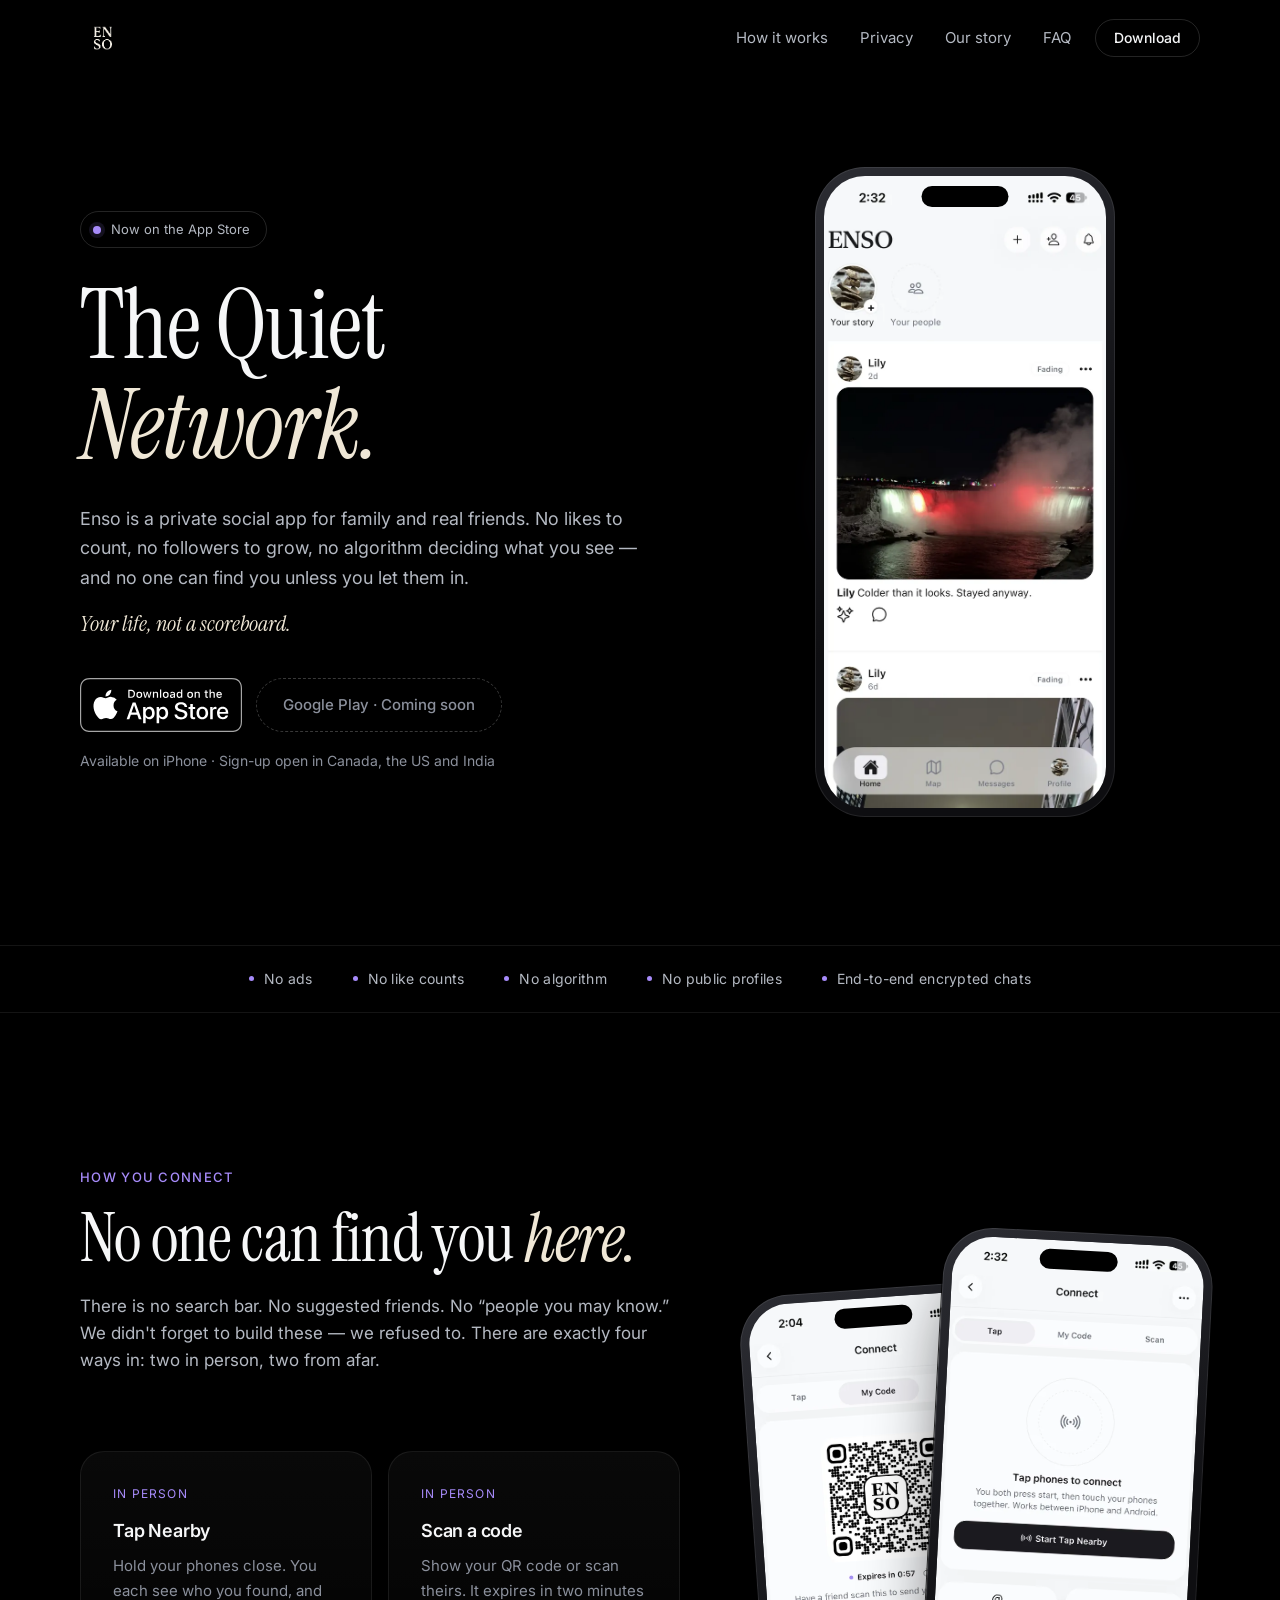
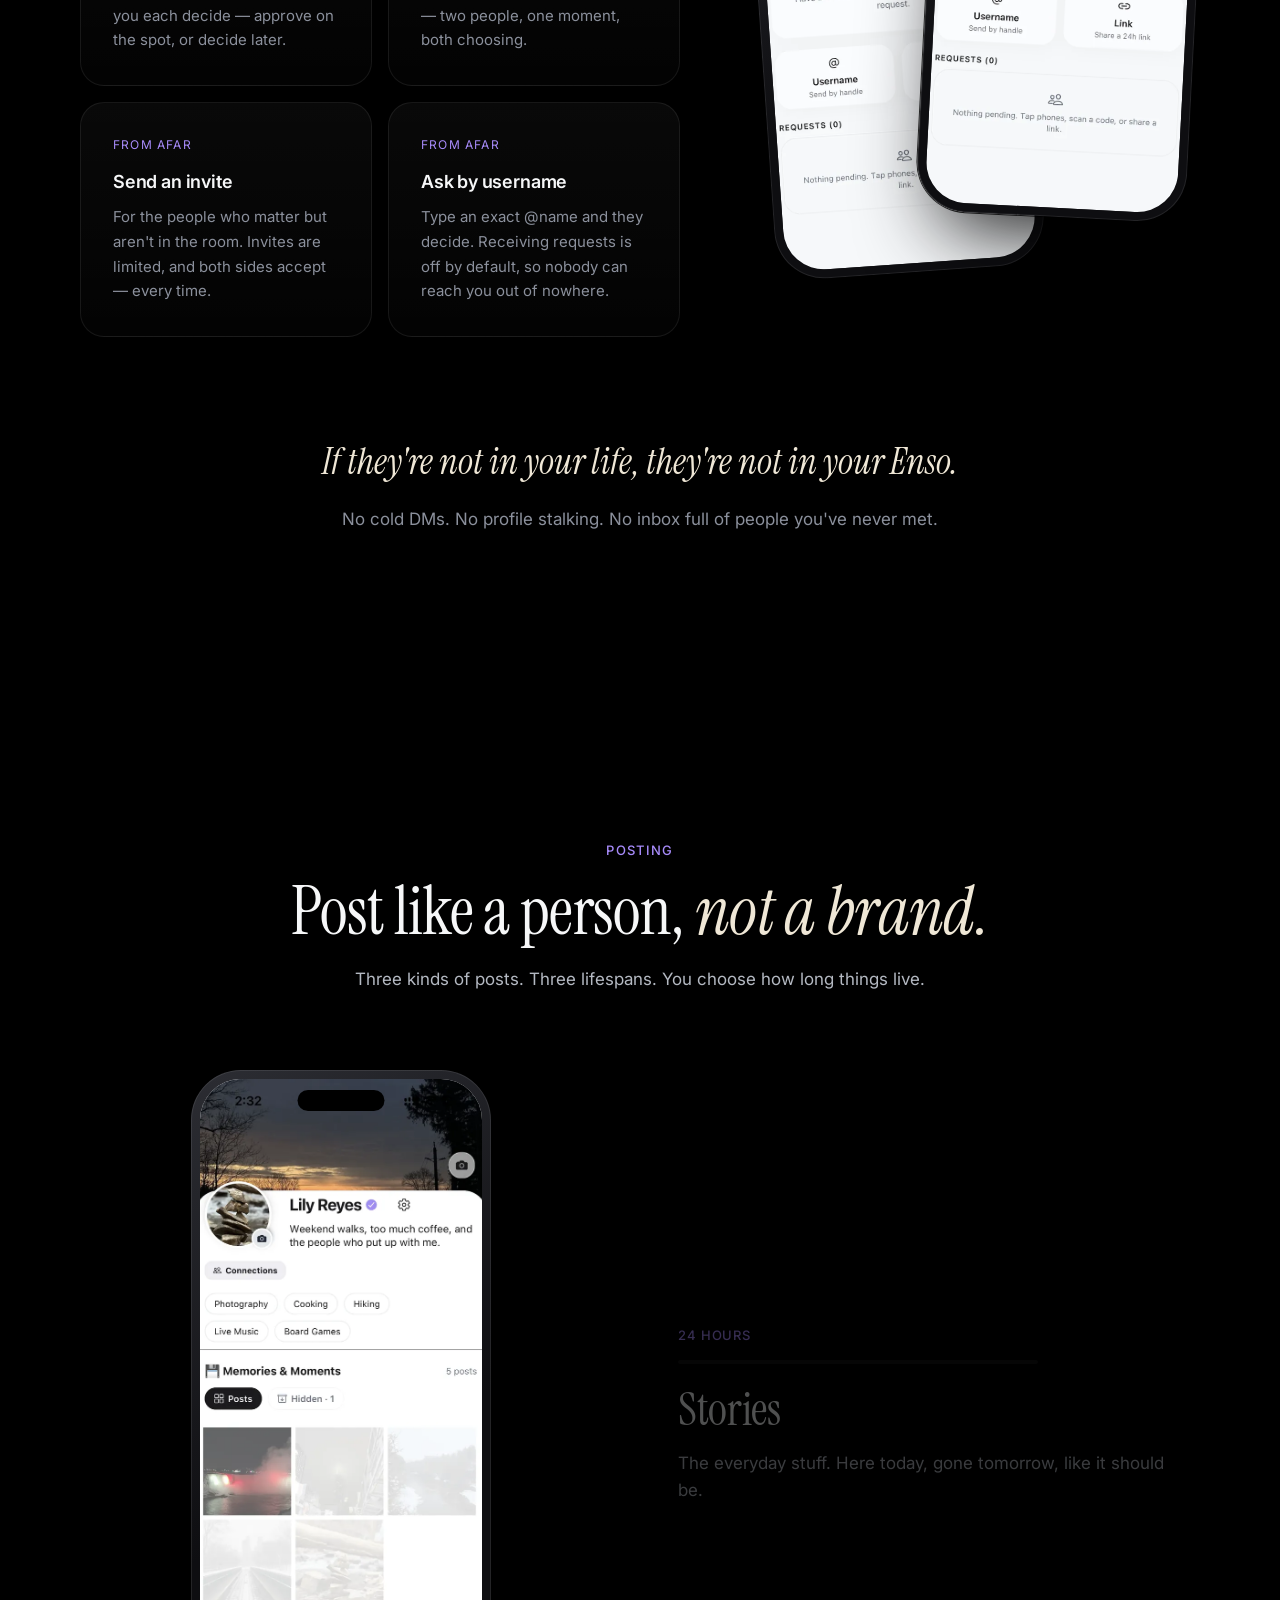
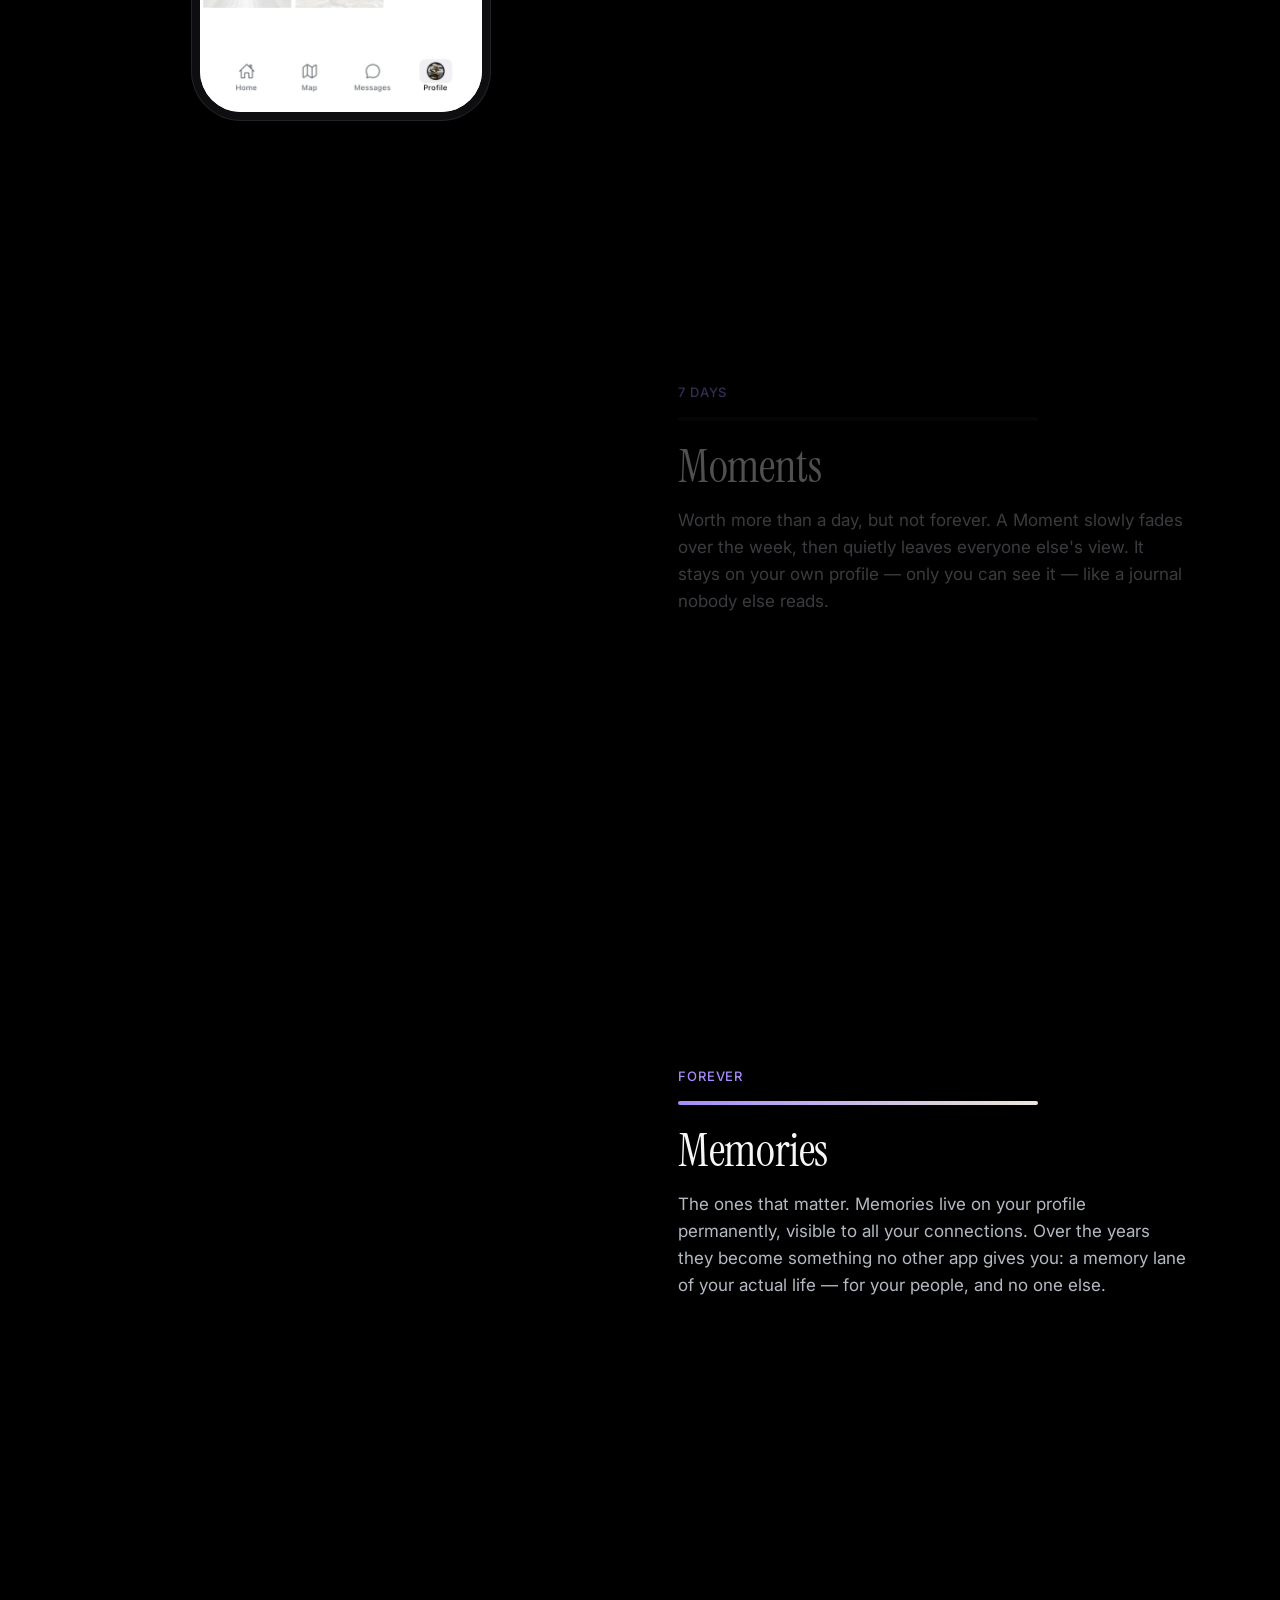
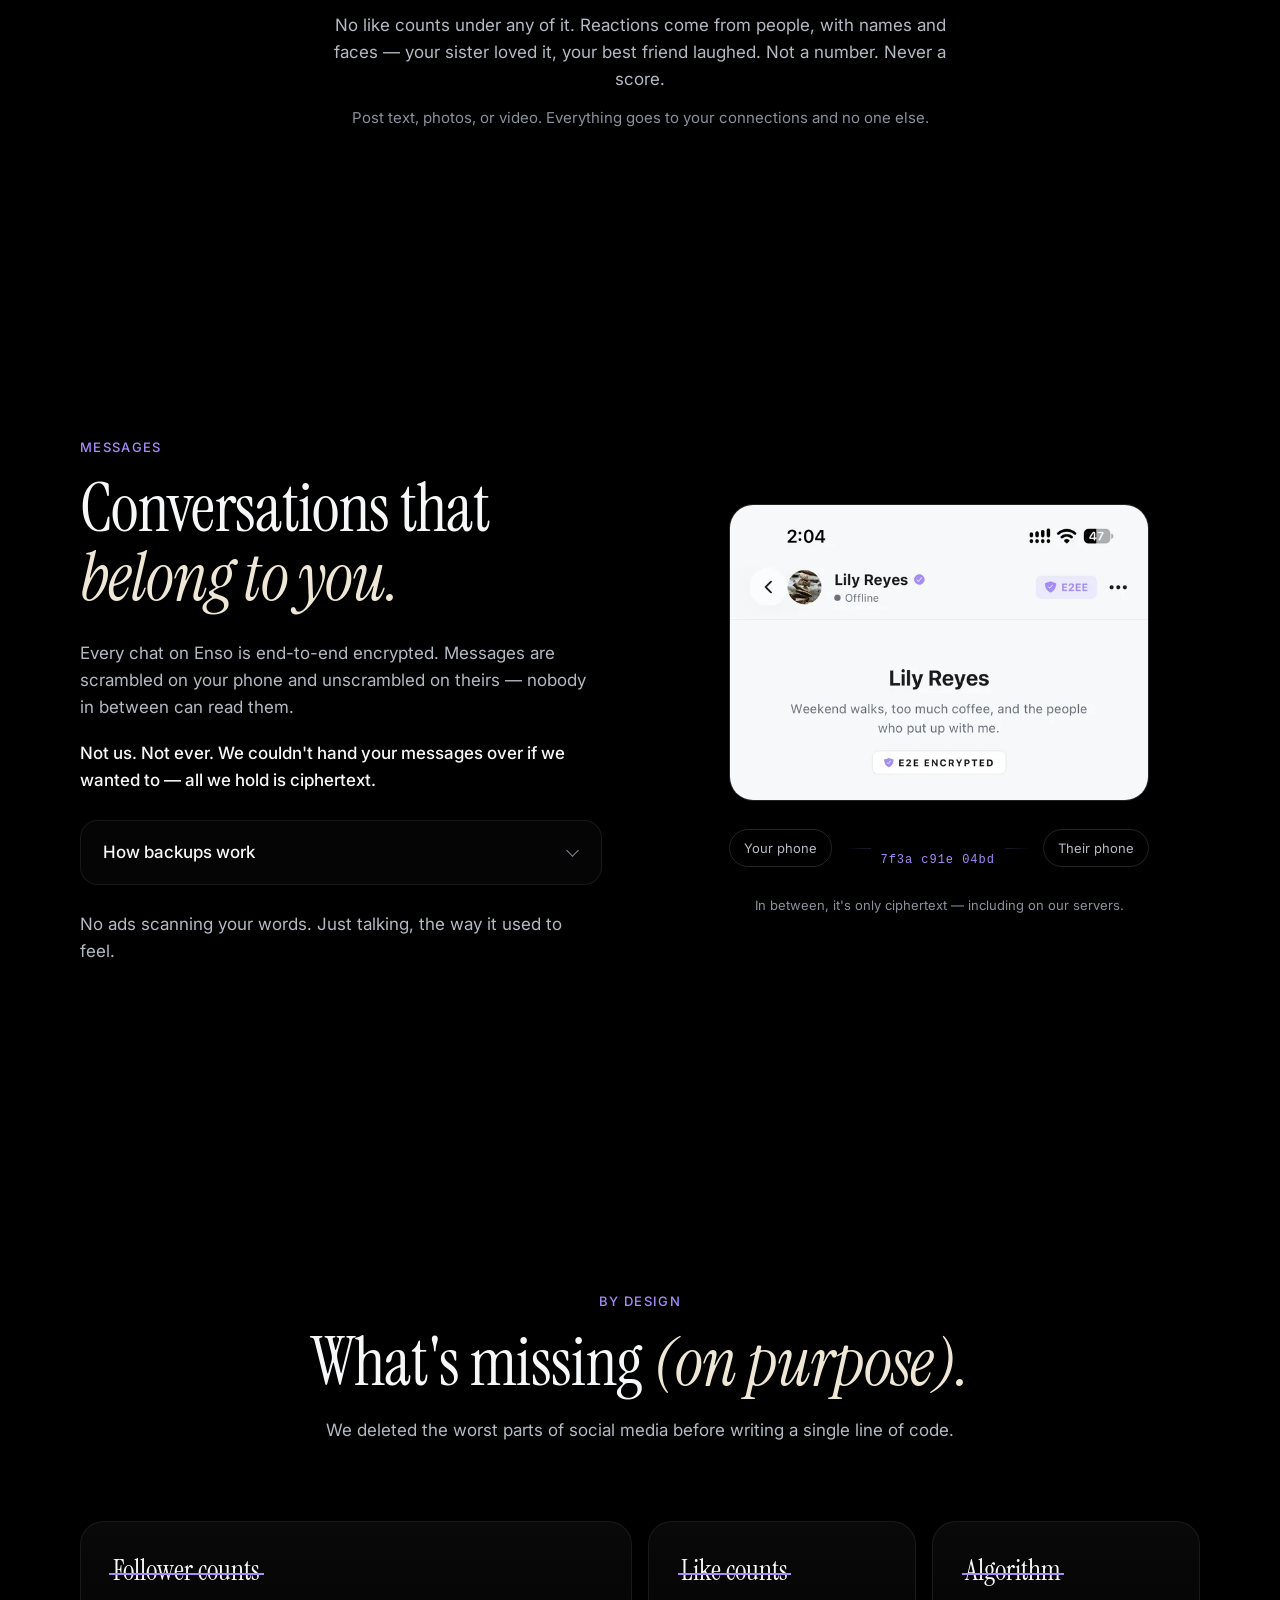
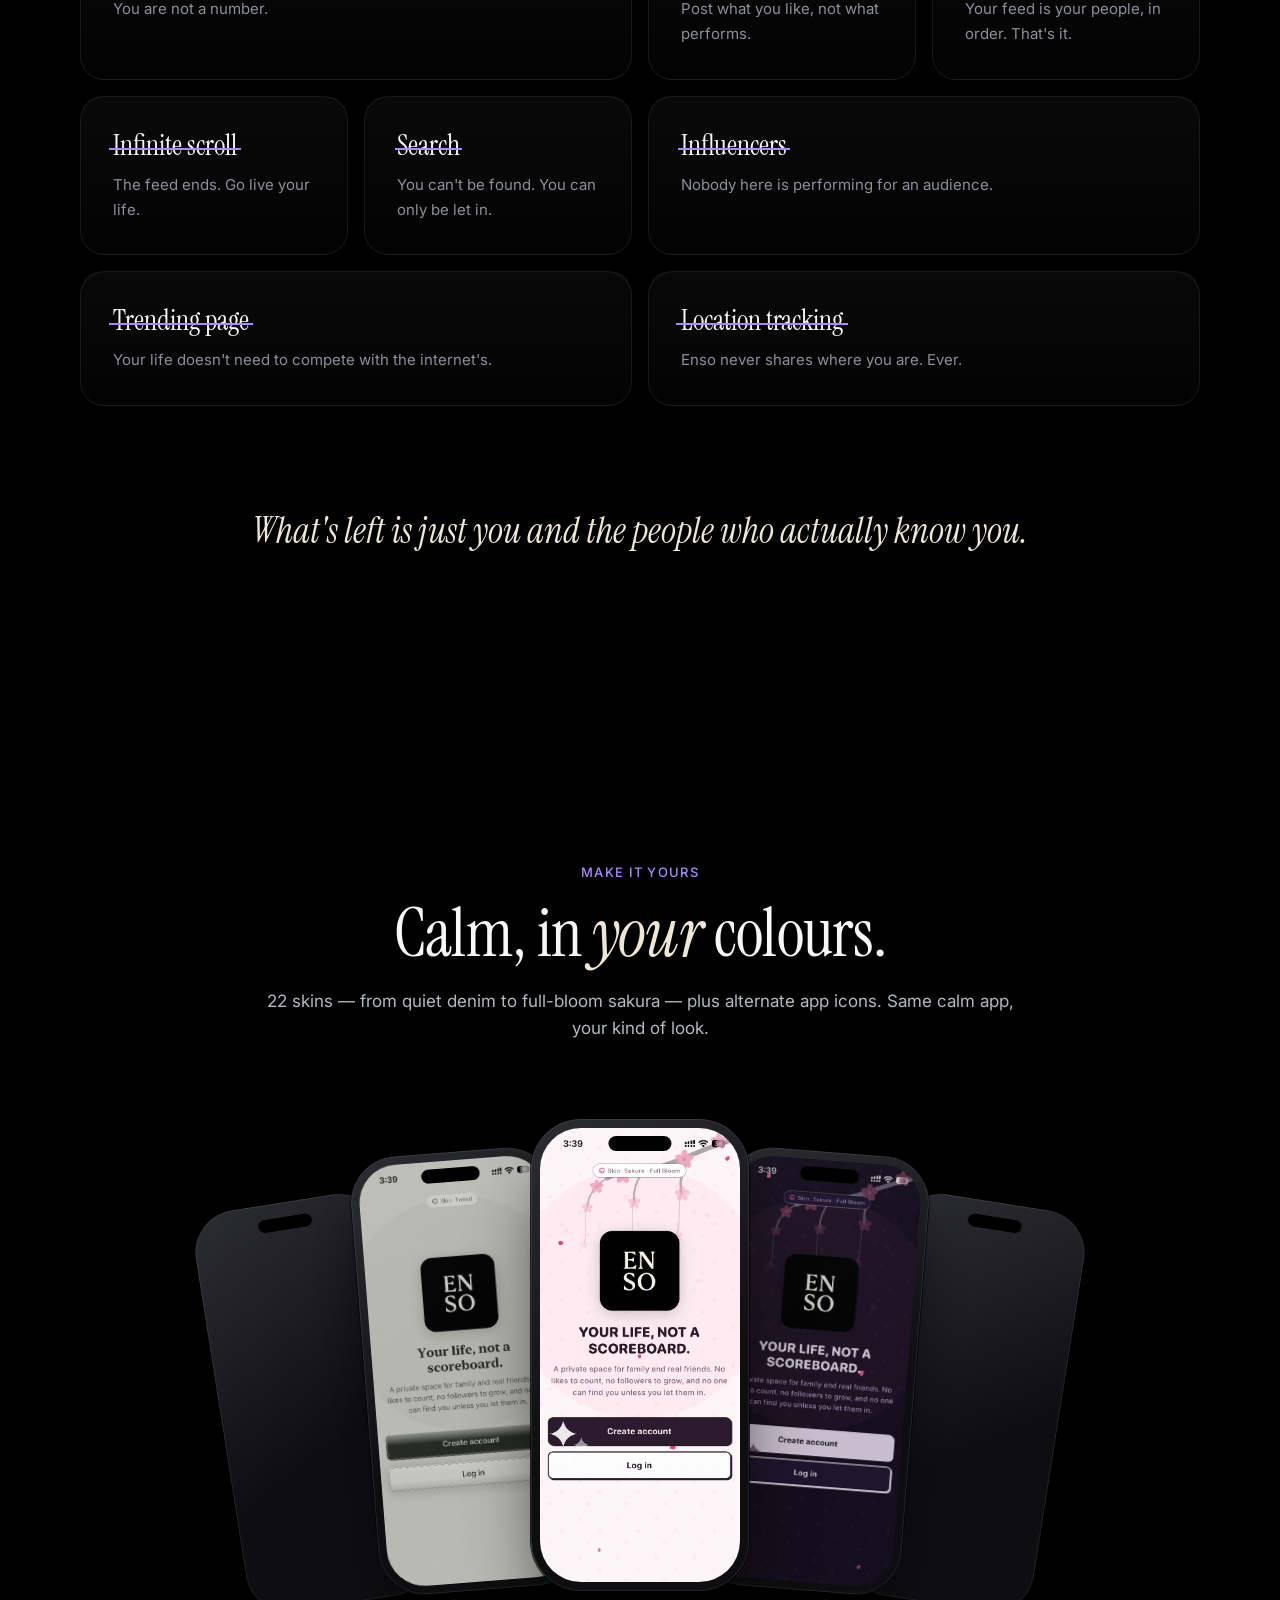
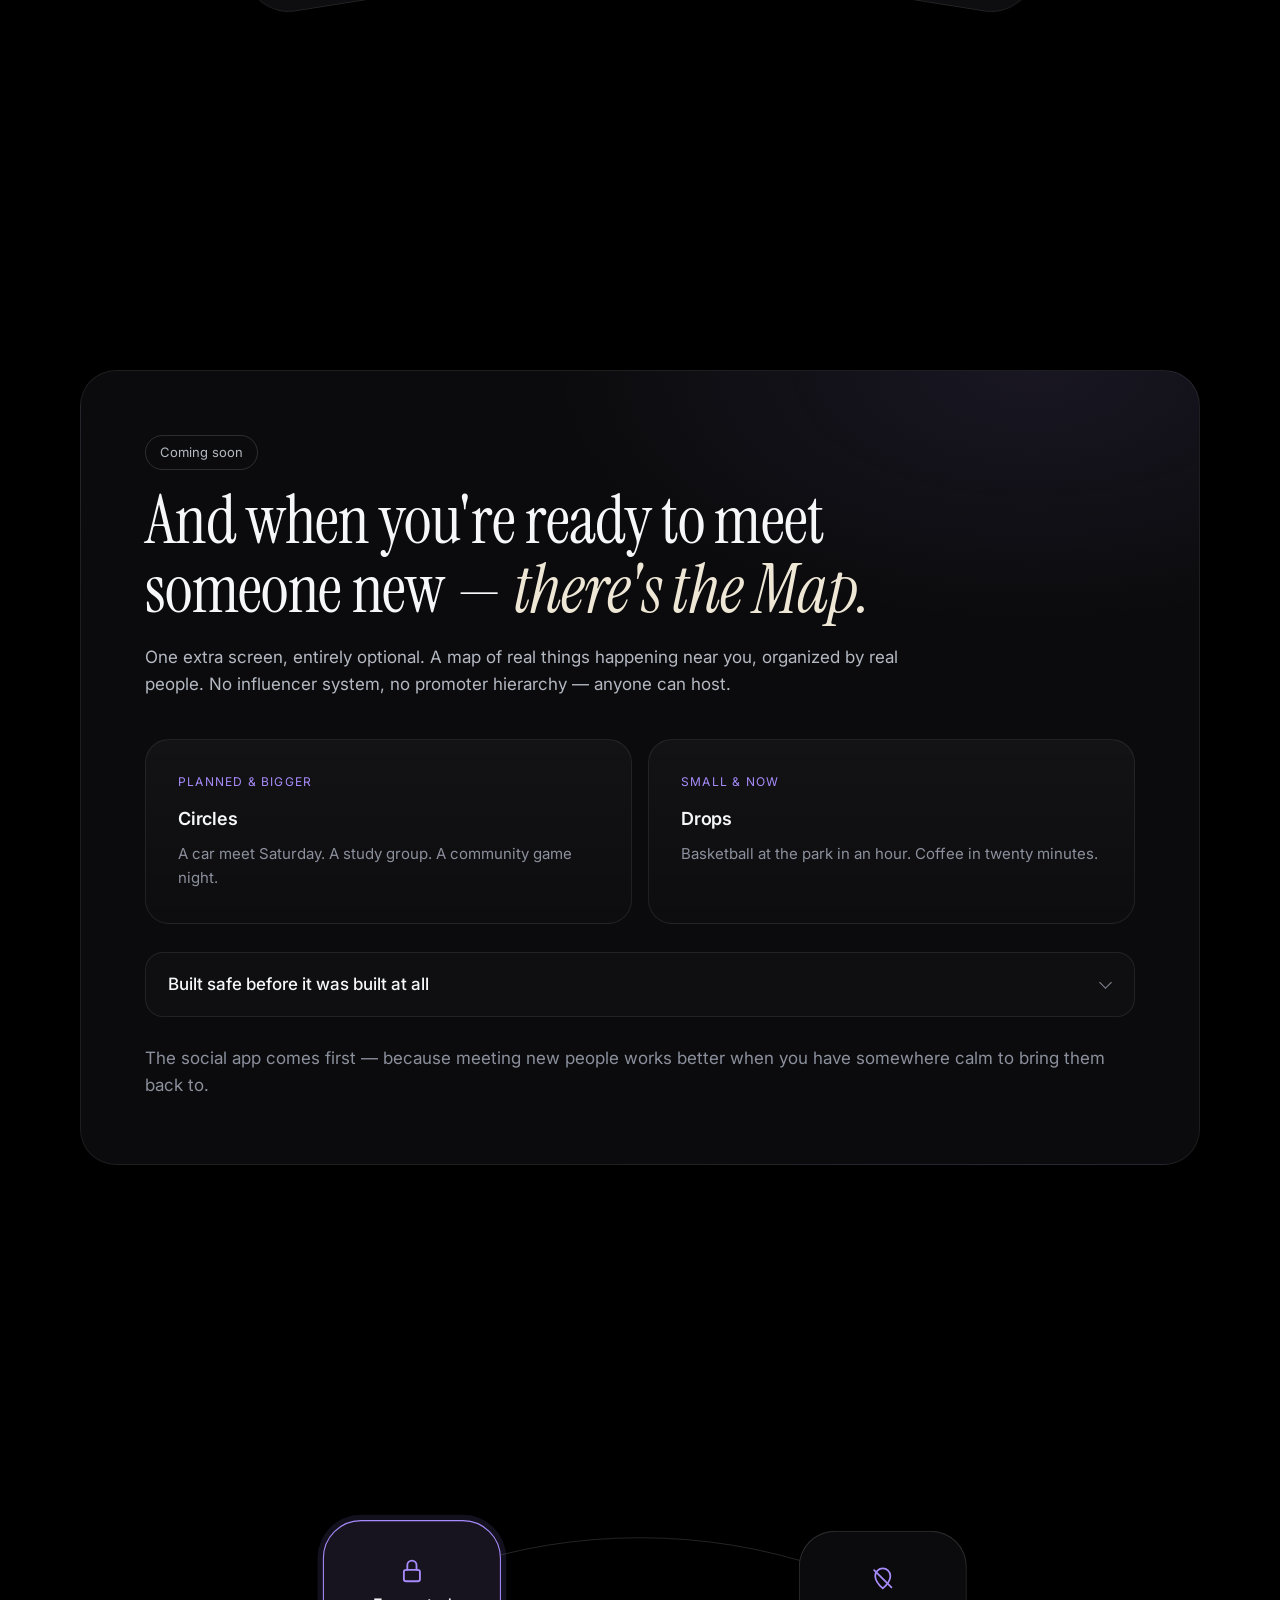
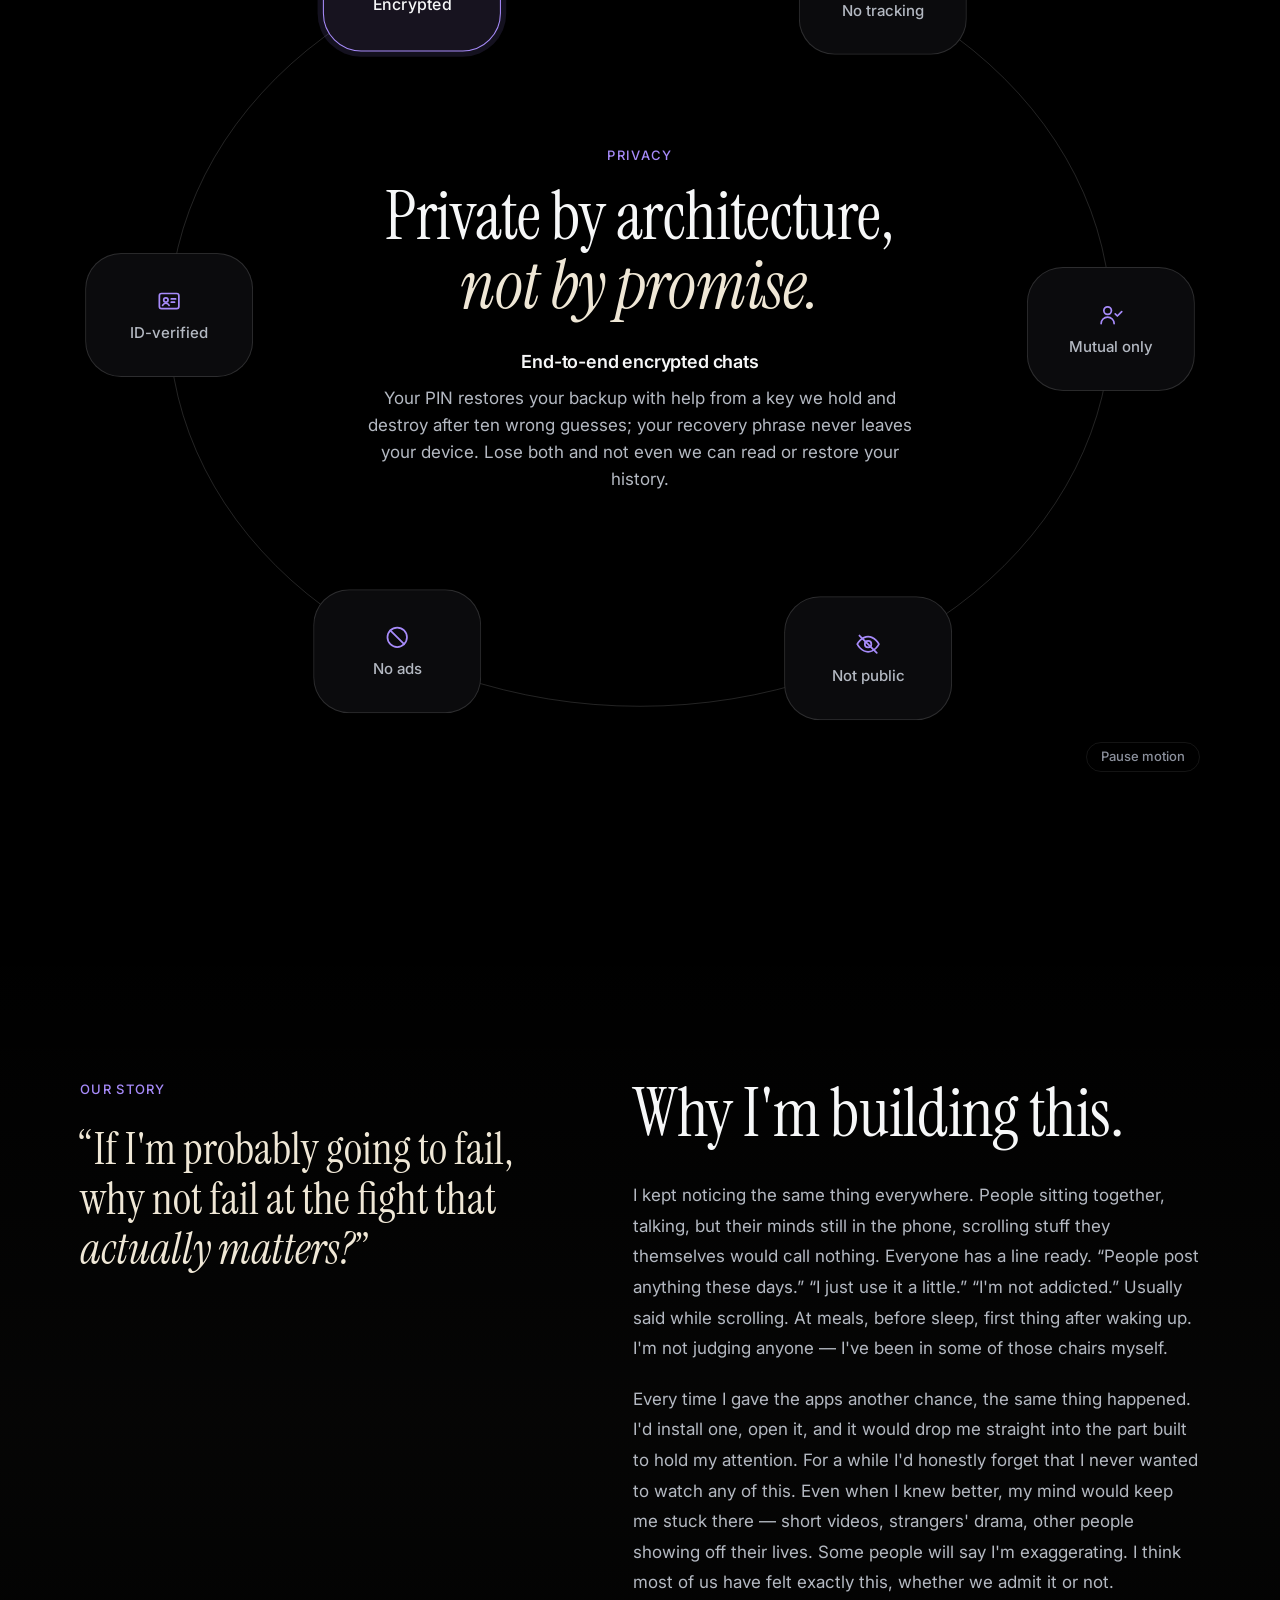
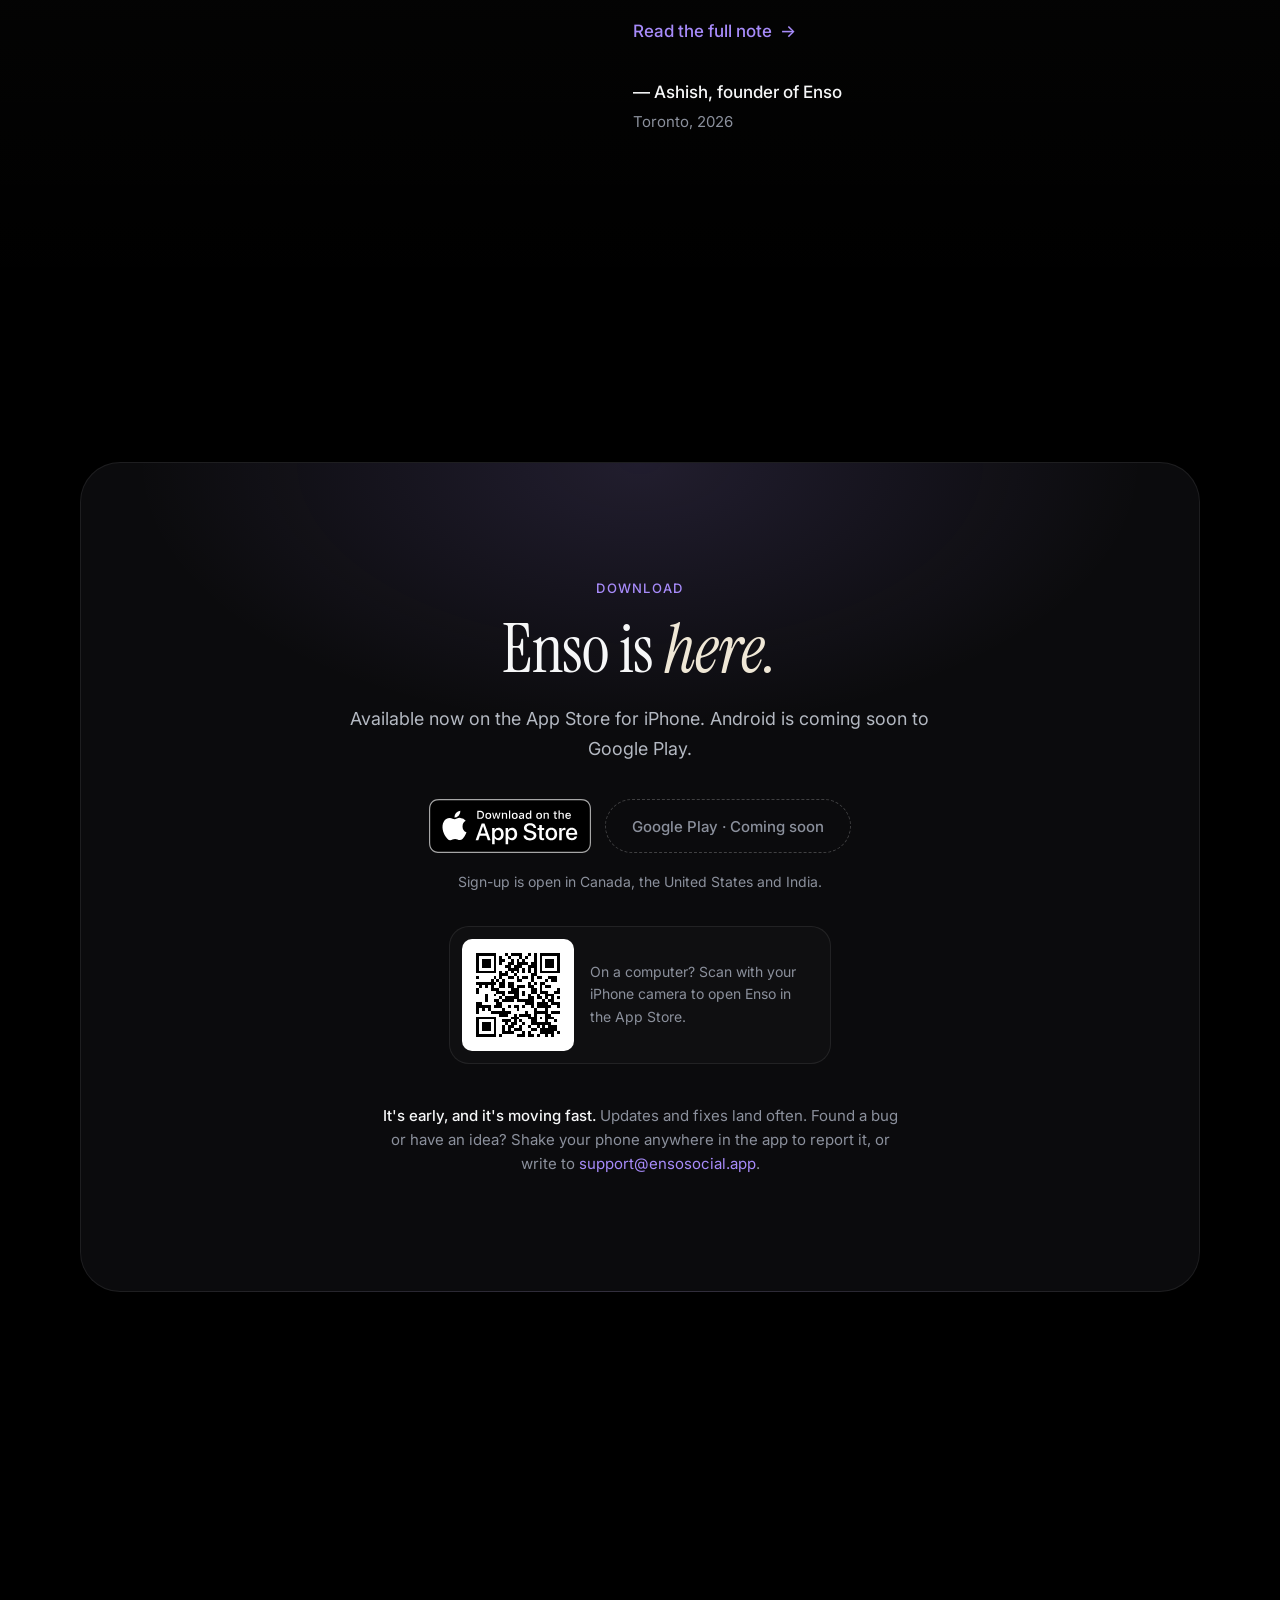
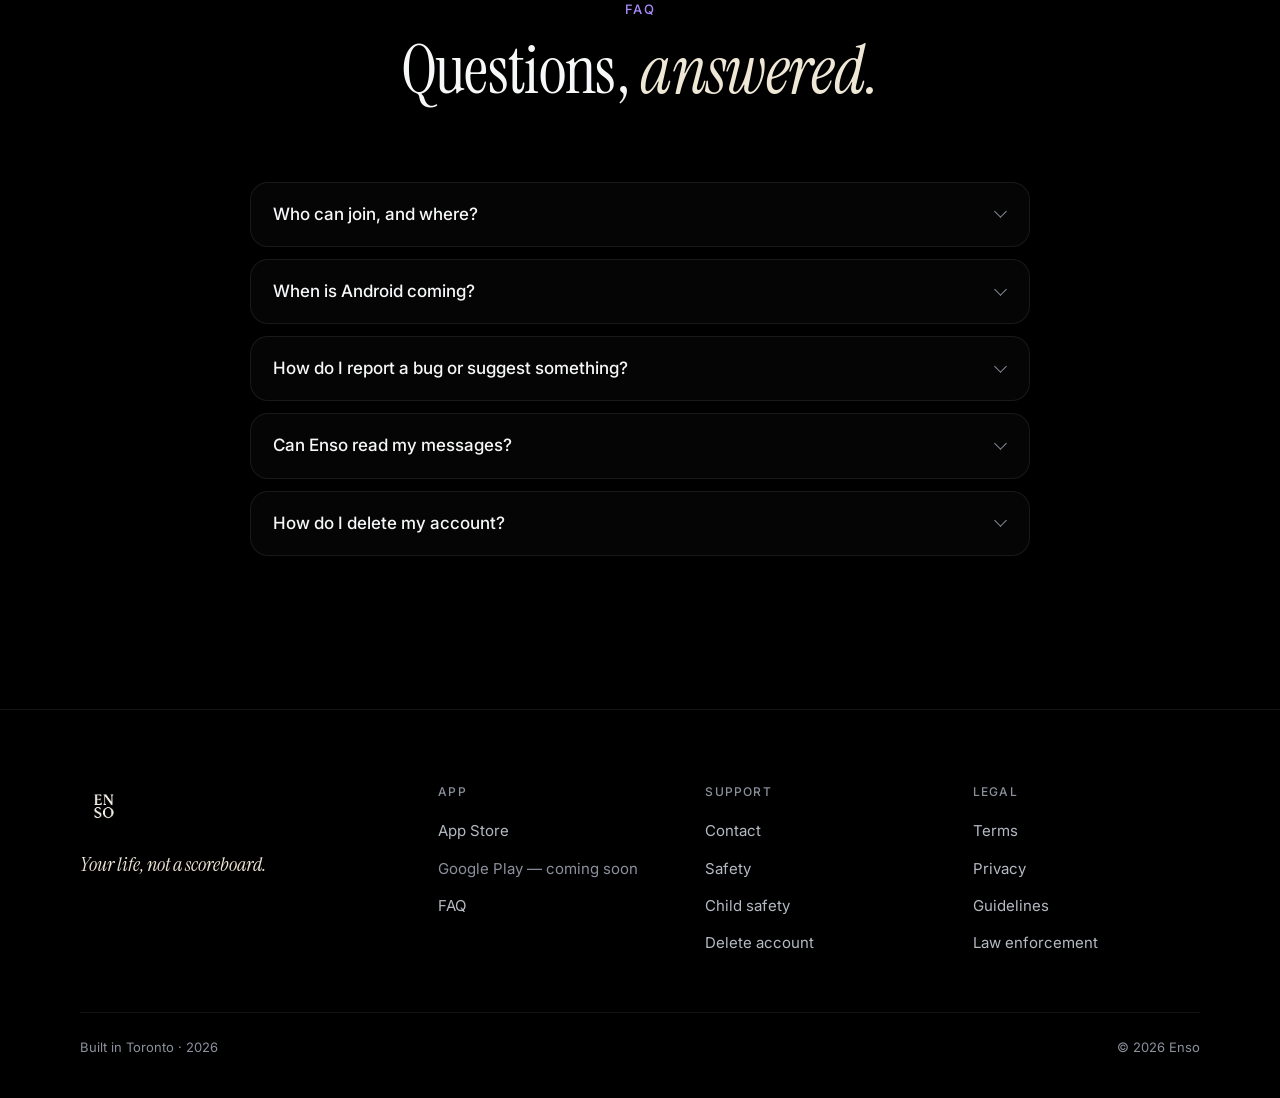
<file: index.html>
<!DOCTYPE html>
<html lang="en">
<head>
    <meta charset="UTF-8">
    <meta name="viewport" content="width=device-width, initial-scale=1.0">
    <meta name="description" content="The quiet network, now on the App Store. A private social app for the people who actually matter — no like counts, no followers, no algorithm, no search. End-to-end encrypted. Your life, not a scoreboard.">
    <meta name="theme-color" content="#000000">
    <meta name="apple-itunes-app" content="app-id=6805994959">
    <link rel="canonical" href="https://ensosocial.app/">

    <!-- Open Graph -->
    <meta property="og:title" content="Enso — A private social app for family and real friends">
    <meta property="og:description" content="Now on the App Store. No like counts, no followers, no algorithm, no search. End-to-end encrypted. Your life, not a scoreboard.">
    <meta property="og:type" content="website">
    <meta property="og:url" content="https://ensosocial.app/">
    <meta property="og:site_name" content="Enso">
    <meta property="og:image" content="https://ensosocial.app/og-card.jpg">
    <meta property="og:image:width" content="1200">
    <meta property="og:image:height" content="630">
    <meta property="og:image:alt" content="Enso — The Quiet Network. Now on the App Store. A phone showing the Enso home feed.">

    <!-- Twitter -->
    <meta name="twitter:card" content="summary_large_image">
    <meta name="twitter:title" content="Enso — A private social app for family and real friends">
    <meta name="twitter:description" content="Now on the App Store. No like counts, no followers, no algorithm, no search. End-to-end encrypted. Your life, not a scoreboard.">
    <meta name="twitter:image" content="https://ensosocial.app/og-card.jpg">

    <title>Enso — The Quiet Network</title>

    <link rel="preconnect" href="https://fonts.googleapis.com">
    <link rel="preconnect" href="https://fonts.gstatic.com" crossorigin>
    <link href="https://fonts.googleapis.com/css2?family=Instrument+Serif:ital@0;1&family=Inter:wght@400;500;600&display=swap" rel="stylesheet">

    <link rel="stylesheet" href="./home.css">
    <link rel="preload" as="image" href="./assets/screens/feed.webp" type="image/webp">
    <link rel="icon" type="image/png" sizes="32x32" href="./favicon.png">
    <link rel="icon" type="image/png" sizes="16x16" href="./favicon.png">
    <link rel="shortcut icon" href="./favicon.png">
    <link rel="apple-touch-icon" sizes="180x180" href="./apple-touch-icon.png">
    <link rel="manifest" href="./site.webmanifest">

    <script type="application/ld+json">
    {
      "@context": "https://schema.org",
      "@graph": [
        {
          "@type": "Organization",
          "@id": "https://ensosocial.app/#org",
          "name": "ENSO",
          "url": "https://ensosocial.app/",
          "logo": "https://ensosocial.app/icon-512.png",
          "contactPoint": {
            "@type": "ContactPoint",
            "contactType": "customer support",
            "email": "support@ensosocial.app"
          }
        },
        {
          "@type": "WebSite",
          "@id": "https://ensosocial.app/#website",
          "name": "Enso — The Quiet Network",
          "url": "https://ensosocial.app/",
          "publisher": { "@id": "https://ensosocial.app/#org" }
        },
        {
          "@type": "MobileApplication",
          "name": "ENSO",
          "operatingSystem": "iOS",
          "applicationCategory": "SocialNetworkingApplication",
          "description": "A private social app for family and real friends. No like counts, no followers, no algorithm, no search. End-to-end encrypted.",
          "url": "https://ensosocial.app/",
          "downloadUrl": "https://apps.apple.com/app/id6805994959",
          "sameAs": [
            "https://apps.apple.com/app/id6805994959"
          ],
          "offers": { "@type": "Offer", "price": "0", "priceCurrency": "CAD" },
          "author": { "@id": "https://ensosocial.app/#org" }
        }
      ]
    }
    </script>
</head>
<body>
    <a href="#download" class="skip-link">Skip to download</a>

    <!-- Header -->
    <header class="site-header">
        <nav class="container nav" aria-label="Main">
            <a href="#top" class="nav-logo" aria-label="Enso home">
                <img src="./ENSO-BG-Removed.png" alt="" width="500" height="500">
            </a>
            <ul class="nav-links">
                <li><a href="#connect">How it works</a></li>
                <li><a href="#privacy">Privacy</a></li>
                <li><a href="#story">Our story</a></li>
                <li><a href="#faq">FAQ</a></li>
            </ul>
            <a href="#download" class="btn btn-small" data-ios-store>Download</a>
        </nav>
    </header>

    <main id="top">
        <!-- Hero -->
        <section class="hero">
            <div class="container hero-grid">
                <div class="hero-copy">
                    <p class="status-pill" style="--i:0"><span class="status-dot" aria-hidden="true"></span>Now on the App Store</p>
                    <h1 class="display" style="--i:1">The Quiet <em>Network.</em></h1>
                    <p class="lede" style="--i:2">Enso is a private social app for family and real friends. No likes to count, no followers to grow, no algorithm deciding what you see — and no one can find you unless you let them in.</p>
                    <p class="hero-kicker" style="--i:3">Your life, not a scoreboard.</p>
                    <div class="store-actions" style="--i:4">
                        <a href="https://apps.apple.com/app/id6805994959" class="store-badge" rel="noopener"><img src="./assets/badges/app-store-black.svg" alt="Download on the App Store" width="162" height="54"></a>
                        <span class="btn btn-soon" aria-disabled="true">Google Play &middot; Coming soon</span>
                    </div>
                    <p class="availability" style="--i:5">Available on iPhone &middot; Sign-up open in Canada, the US and India</p>
                </div>

                <div class="hero-visual">
                    <figure class="phone">
                        <img src="./assets/screens/feed.webp" width="640" height="1387" fetchpriority="high" alt="The Enso home feed: your story, then posts from Lily marked Fading — with no like counts under them.">
                    </figure>
                </div>
            </div>
        </section>

        <!-- Principles -->
        <div class="principles" aria-label="What Enso promises">
            <ul class="container">
                <li>No ads</li>
                <li>No like counts</li>
                <li>No algorithm</li>
                <li>No public profiles</li>
                <li>End-to-end encrypted chats</li>
            </ul>
        </div>

        <!-- How you connect -->
        <section class="animate-on-scroll">
            <div class="container connect-grid" id="connect">
                <div>
                    <div class="section-head">
                        <span class="eyebrow">How you connect</span>
                        <h2 class="display">No one can find you <em>here.</em></h2>
                        <p>There is no search bar. No suggested friends. No &ldquo;people you may know.&rdquo; We didn't forget to build these — we refused to. There are exactly four ways in: two in person, two from afar.</p>
                    </div>
                    <div class="connect-cards stagger">
                        <article class="card" style="--i:0">
                            <span class="card-tag">In person</span>
                            <h3>Tap Nearby</h3>
                            <p>Hold your phones close. You each see who you found, and you each decide — approve on the spot, or decide later.</p>
                        </article>
                        <article class="card" style="--i:1">
                            <span class="card-tag">In person</span>
                            <h3>Scan a code</h3>
                            <p>Show your QR code or scan theirs. It expires in two minutes — two people, one moment, both choosing.</p>
                        </article>
                        <article class="card" style="--i:2">
                            <span class="card-tag">From afar</span>
                            <h3>Send an invite</h3>
                            <p>For the people who matter but aren't in the room. Invites are limited, and both sides accept — every time.</p>
                        </article>
                        <article class="card" style="--i:3">
                            <span class="card-tag">From afar</span>
                            <h3>Ask by username</h3>
                            <p>Type an exact @name and they decide. Receiving requests is off by default, so nobody can reach you out of nowhere.</p>
                        </article>
                    </div>
                </div>

                <div class="phone-pair">
                    <figure class="phone">
                        <img src="./assets/screens/connect-code.webp" width="640" height="1387" loading="lazy" decoding="async" alt="Enso's My Code screen: a QR code that expires in under a minute.">
                    </figure>
                    <figure class="phone">
                        <img src="./assets/screens/connect-tap.webp" width="640" height="1387" loading="lazy" decoding="async" alt="Enso's Connect screen: Tap phones to connect — works between iPhone and Android.">
                    </figure>
                </div>
            </div>
            <div class="container">
                <p class="tagline">If they're not in your life, they're not in your Enso.</p>
                <p class="aside-line">No cold DMs. No profile stalking. No inbox full of people you've never met.</p>
            </div>
        </section>

        <!-- Stories, Moments, Memories -->
        <section id="posts" class="animate-on-scroll">
            <div class="container">
                <div class="section-head center">
                    <span class="eyebrow">Posting</span>
                    <h2 class="display">Post like a person, <em>not a brand.</em></h2>
                    <p>Three kinds of posts. Three lifespans. You choose how long things live.</p>
                </div>

                <div class="tour">
                    <!-- Phones only: switch between the three post types over a single phone -->
                    <div class="tour-tabs" role="tablist" aria-label="Post types">
                        <button type="button" class="tour-tab is-active" role="tab" aria-selected="true">Stories</button>
                        <button type="button" class="tour-tab" role="tab" aria-selected="false">Moments</button>
                        <button type="button" class="tour-tab" role="tab" aria-selected="false">Memories</button>
                    </div>
                    <div class="tour-visual" aria-hidden="true">
                        <div class="phone">
                            <div class="screen-stack">
                                <img class="tour-screen is-current" src="./assets/screens/feed.webp" width="640" height="1387" loading="lazy" decoding="async" alt="">
                                <img class="tour-screen" src="./assets/screens/moments.webp" width="640" height="1387" loading="lazy" decoding="async" alt="">
                                <img class="tour-screen" src="./assets/screens/profile.webp" width="640" height="1387" loading="lazy" decoding="async" alt="">
                            </div>
                        </div>
                    </div>

                    <div class="tour-steps">
                        <article class="tour-step is-active">
                            <div class="lifespan">
                                <span class="lifespan-label">24 hours</span>
                                <div class="lifespan-track"><div class="lifespan-fill" style="--fill:0.1"></div></div>
                            </div>
                            <h3 class="display">Stories</h3>
                            <p>The everyday stuff. Here today, gone tomorrow, like it should be.</p>
                            <figure class="phone tour-inline">
                                <img src="./assets/screens/feed.webp" width="640" height="1387" loading="lazy" decoding="async" alt="The Enso feed with your story at the top.">
                            </figure>
                        </article>
                        <article class="tour-step">
                            <div class="lifespan">
                                <span class="lifespan-label">7 days</span>
                                <div class="lifespan-track"><div class="lifespan-fill fades" style="--fill:0.45"></div></div>
                            </div>
                            <h3 class="display">Moments</h3>
                            <p>Worth more than a day, but not forever. A Moment slowly fades over the week, then quietly leaves everyone else's view. It stays on your own profile — only you can see it — like a journal nobody else reads.</p>
                            <figure class="phone tour-inline">
                                <img src="./assets/screens/moments.webp" width="640" height="1387" loading="lazy" decoding="async" alt="My Moments: posts from the past week, each marked Fading.">
                            </figure>
                        </article>
                        <article class="tour-step">
                            <div class="lifespan">
                                <span class="lifespan-label">Forever</span>
                                <div class="lifespan-track"><div class="lifespan-fill forever" style="--fill:1"></div></div>
                            </div>
                            <h3 class="display">Memories</h3>
                            <p>The ones that matter. Memories live on your profile permanently, visible to all your connections. Over the years they become something no other app gives you: a memory lane of your actual life — for your people, and no one else.</p>
                            <figure class="phone tour-inline">
                                <img src="./assets/screens/profile.webp" width="640" height="1387" loading="lazy" decoding="async" alt="A profile with its Memories & Moments grid — and no follower count.">
                            </figure>
                        </article>
                    </div>
                </div>

                <p class="note">No like counts under any of it. Reactions come from people, with names and faces — your sister loved it, your best friend laughed. Not a number. Never a score.</p>
                <p class="note note-dim">Post text, photos, or video. Everything goes to your connections and no one else.</p>
            </div>
        </section>

        <!-- Chats -->
        <section id="chats" class="animate-on-scroll">
            <div class="container chats-grid">
                <div class="prose">
                    <span class="eyebrow">Messages</span>
                    <h2 class="display" style="margin:16px 0 28px">Conversations that <em>belong to you.</em></h2>
                    <p>Every chat on Enso is end-to-end encrypted. Messages are scrambled on your phone and unscrambled on theirs — nobody in between can read them.</p>
                    <p class="emphasis">Not us. Not ever. We couldn't hand your messages over if we wanted to — all we hold is ciphertext.</p>
                    <details class="disclosure">
                        <summary>How backups work</summary>
                        <div class="disclosure-body">
                            <p>New phone? Your PIN unlocks your backup. It works together with a key Enso holds, and Enso destroys that key after ten wrong guesses. Your recovery phrase is different: generated on your phone, never sent to us, the one key that is yours alone. Forgot the PIN? The phrase gets you back in. Think it leaked? Regenerate it in one tap; the old one dies instantly, your history stays intact.</p>
                            <p>Lose both, and your chat history is gone — even we can't bring it back. That's the price of a lock nobody else has a key to, and we think it's worth paying.</p>
                        </div>
                    </details>
                    <p class="hide-phone">No ads scanning your words. Just talking, the way it used to feel.</p>
                </div>

                <div class="chat-visual">
                    <figure class="shot-card">
                        <img src="./assets/screens/chat-header.webp" width="640" height="451" loading="lazy" decoding="async" alt="A chat with Lily Reyes, marked E2E encrypted.">
                    </figure>
                    <div class="cipher" aria-hidden="true">
                        <span class="cipher-node">Your phone</span>
                        <span class="cipher-line"><span class="cipher-text">7f3a c91e 04bd</span></span>
                        <span class="cipher-node">Their phone</span>
                    </div>
                    <p class="cipher-caption">In between, it's only ciphertext — including on our servers.</p>
                </div>
            </div>
        </section>

        <!-- What's missing -->
        <section id="missing" class="animate-on-scroll">
            <div class="container">
                <div class="section-head center">
                    <span class="eyebrow">By design</span>
                    <h2 class="display">What's missing <em>(on purpose).</em></h2>
                    <p>We deleted the worst parts of social media before writing a single line of code.</p>
                </div>

                <div class="bento stagger">
                    <article class="card wide" style="--i:0"><h3 class="strike"><span class="visually-hidden">No </span>Follower counts</h3><p>You are not a number.</p></article>
                    <article class="card" style="--i:1"><h3 class="strike"><span class="visually-hidden">No </span>Like counts</h3><p>Post what you like, not what performs.</p></article>
                    <article class="card" style="--i:2"><h3 class="strike"><span class="visually-hidden">No </span>Algorithm</h3><p>Your feed is your people, in order. That's it.</p></article>
                    <article class="card" style="--i:3"><h3 class="strike"><span class="visually-hidden">No </span>Infinite scroll</h3><p>The feed ends. Go live your life.</p></article>
                    <article class="card" style="--i:4"><h3 class="strike"><span class="visually-hidden">No </span>Search</h3><p>You can't be found. You can only be let in.</p></article>
                    <article class="card wide" style="--i:5"><h3 class="strike"><span class="visually-hidden">No </span>Influencers</h3><p>Nobody here is performing for an audience.</p></article>
                    <article class="card wide" style="--i:6"><h3 class="strike"><span class="visually-hidden">No </span>Trending page</h3><p>Your life doesn't need to compete with the internet's.</p></article>
                    <article class="card wide" style="--i:7"><h3 class="strike"><span class="visually-hidden">No </span>Location tracking</h3><p>Enso never shares where you are. Ever.</p></article>
                </div>

                <p class="tagline">What's left is just you and the people who actually know you.</p>
            </div>
        </section>

        <!-- Themes -->
        <section id="themes" class="animate-on-scroll">
            <div class="container">
                <div class="section-head center">
                    <span class="eyebrow">Make it yours</span>
                    <h2 class="display">Calm, in <em>your</em> colours.</h2>
                    <p>22 skins — from quiet denim to full-bloom sakura — plus alternate app icons. Same calm app, your kind of look.</p>
                </div>
                <div class="theme-fan" role="list" aria-label="Enso skins">
                    <figure class="phone" role="listitem" data-slot="0"><img src="./assets/screens/theme-denim.webp" width="640" height="1387" loading="lazy" decoding="async" alt="Denim skin"></figure>
                    <figure class="phone" role="listitem" data-slot="1"><img src="./assets/screens/theme-tweed.webp" width="640" height="1387" loading="lazy" decoding="async" alt="Tweed skin"></figure>
                    <figure class="phone" role="listitem" data-slot="2"><img src="./assets/screens/theme-sakura.webp" width="640" height="1387" loading="lazy" decoding="async" alt="Sakura Full Bloom skin"></figure>
                    <figure class="phone" role="listitem" data-slot="3"><img src="./assets/screens/theme-sakura-dark.webp" width="640" height="1387" loading="lazy" decoding="async" alt="Sakura skin in dark mode"></figure>
                    <figure class="phone" role="listitem" data-slot="4"><img src="./assets/screens/theme-chenille.webp" width="640" height="1387" loading="lazy" decoding="async" alt="Chenille skin"></figure>
                </div>
            </div>
        </section>

        <!-- The Map -->
        <section id="map" class="animate-on-scroll">
            <div class="container">
                <div class="map-card">
                    <div class="section-head">
                        <span class="badge">Coming soon</span>
                        <h2 class="display">And when you're ready to meet someone new — <em>there's the Map.</em></h2>
                        <p class="hide-phone">One extra screen, entirely optional. A map of real things happening near you, organized by real people. No influencer system, no promoter hierarchy — anyone can host.</p>
                        <p class="phone-only">One optional screen: real things happening near you, hosted by real people — ID-verified and built safe from day one.</p>
                    </div>

                    <div class="map-cards">
                        <article class="card">
                            <span class="card-tag">Planned &amp; bigger</span>
                            <h3>Circles</h3>
                            <p>A car meet Saturday. A study group. A community game night.</p>
                        </article>
                        <article class="card">
                            <span class="card-tag">Small &amp; now</span>
                            <h3>Drops</h3>
                            <p>Basketball at the park in an hour. Coffee in twenty minutes.</p>
                        </article>
                    </div>

                    <details class="disclosure">
                        <summary>Built safe before it was built at all</summary>
                        <div class="disclosure-body">
                            <ul class="check-list">
                                <li><strong>Everyone on the Map is ID-verified.</strong> Verification is handled by an independent identity service — we never see or store your document. Only for people 18 and over.</li>
                                <li><strong>Your location is never shared.</strong> The only pin on the map is the event's, placed by its organizer. Enso does not know or show where you are.</li>
                                <li><strong>No event happens with fewer than three.</strong> The exact address unlocks only after at least three people confirm — no one-on-one meetups with strangers, ever.</li>
                                <li><strong>Fuzzy until you're in.</strong> Before you join, you see the neighborhood, not the doorstep.</li>
                                <li><strong>You see who else is going.</strong> Name and photo of confirmed attendees — enough to decide, nothing more. Profiles stay locked.</li>
                                <li><strong>Women-only events,</strong> built in as an option from day one.</li>
                            </ul>
                        </div>
                    </details>

                    <p class="aside-line hide-phone">The social app comes first — because meeting new people works better when you have somewhere calm to bring them back to.</p>
                </div>
            </div>
        </section>

        <!-- Privacy -->
        <section class="animate-on-scroll">
            <div class="container" id="privacy">
                <div class="orbit">
                    <svg class="orbit-path" viewBox="0 0 100 100" preserveAspectRatio="none" aria-hidden="true" focusable="false">
                        <ellipse cx="50" cy="50" rx="46" ry="45" vector-effect="non-scaling-stroke"/>
                    </svg>

                    <div class="orbit-centre">
                        <div class="orbit-head">
                            <span class="eyebrow">Privacy</span>
                            <h2 class="display">Private by architecture, <em>not by promise.</em></h2>
                        </div>
                        <div class="orbit-readout" aria-live="polite">
                            <p class="orbit-intro">Six things built into how Enso works. Choose one to see what it means.</p>
                            <div class="orbit-detail" id="privacy-encrypted">
                                <h3>End-to-end encrypted chats</h3>
                                <p>Your PIN restores your backup with help from a key we hold and destroy after ten wrong guesses; your recovery phrase never leaves your device. Lose both and not even we can read or restore your history.</p>
                            </div>
                            <div class="orbit-detail" id="privacy-location">
                                <h3>No location tracking</h3>
                                <p>Enso never knows or shares where you are. The only pin on any map is an event's, placed by its organizer.</p>
                            </div>
                            <div class="orbit-detail" id="privacy-mutual">
                                <h3>Every connection is mutual</h3>
                                <p>Invites are limited and username requests are opt-in. Nobody can mass-add strangers, and every connection is accepted by both sides.</p>
                            </div>
                            <div class="orbit-detail" id="privacy-private">
                                <h3>For your connections only</h3>
                                <p>Your posts go to your connections and no one else. No public profiles, no discoverability, nothing indexed.</p>
                            </div>
                            <div class="orbit-detail" id="privacy-ads">
                                <h3>No ads, no data selling</h3>
                                <p>You're the customer, not the product. There's nothing to target because nothing is tracked.</p>
                            </div>
                            <div class="orbit-detail" id="privacy-verified">
                                <h3>ID-verified Map, documents never stored</h3>
                                <p>Verification is handled by an independent identity service — we never see or hold your document. Only for people 18 and over.</p>
                            </div>
                        </div>
                    </div>

                    <ul class="orbit-nodes" aria-label="Privacy guarantees">
                        <li><button type="button" class="orbit-node" aria-controls="privacy-encrypted" aria-expanded="false"><svg viewBox="0 0 24 24" aria-hidden="true"><rect x="5" y="11" width="14" height="10" rx="2"/><path d="M8 11V7a4 4 0 0 1 8 0v4"/></svg><span>Encrypted</span></button></li>
                        <li><button type="button" class="orbit-node" aria-controls="privacy-location" aria-expanded="false"><svg viewBox="0 0 24 24" aria-hidden="true"><path d="M12 21s-7-6.2-7-11.5A7 7 0 0 1 12 2.5a7 7 0 0 1 7 7C19 14.8 12 21 12 21z"/><path d="M4 4l16 16"/></svg><span>No tracking</span></button></li>
                        <li><button type="button" class="orbit-node" aria-controls="privacy-mutual" aria-expanded="false"><svg viewBox="0 0 24 24" aria-hidden="true"><circle cx="9" cy="8" r="3.5"/><path d="M3 20c0-3.3 2.7-6 6-6s6 2.7 6 6"/><path d="M16 11l2 2 4-4"/></svg><span>Mutual only</span></button></li>
                        <li><button type="button" class="orbit-node" aria-controls="privacy-private" aria-expanded="false"><svg viewBox="0 0 24 24" aria-hidden="true"><path d="M2 12s3.6-7 10-7 10 7 10 7-3.6 7-10 7S2 12 2 12z"/><circle cx="12" cy="12" r="3"/><path d="M4 4l16 16"/></svg><span>Not public</span></button></li>
                        <li><button type="button" class="orbit-node" aria-controls="privacy-ads" aria-expanded="false"><svg viewBox="0 0 24 24" aria-hidden="true"><circle cx="12" cy="12" r="9"/><path d="M5.6 5.6l12.8 12.8"/></svg><span>No ads</span></button></li>
                        <li><button type="button" class="orbit-node" aria-controls="privacy-verified" aria-expanded="false"><svg viewBox="0 0 24 24" aria-hidden="true"><rect x="3" y="5" width="18" height="14" rx="2"/><circle cx="9" cy="11" r="2"/><path d="M6 16c.6-1.4 1.7-2 3-2s2.4.6 3 2M14 10h4M14 13h3"/></svg><span>ID-verified</span></button></li>
                    </ul>

                    <button type="button" class="orbit-toggle" aria-pressed="false">Pause motion</button>
                </div>
            </div>
        </section>

        <!-- Founder's note -->
        <section class="founder animate-on-scroll">
            <div class="container founder-grid" id="story">
                <aside class="pullquote">
                    <span class="eyebrow">Our story</span>
                    <blockquote>&ldquo;If I'm probably going to fail, why not fail at the fight that <em>actually matters?</em>&rdquo;</blockquote>
                </aside>

                <div class="founder-note">
                    <h2 class="display">Why I'm building this.</h2>
                    <p>I kept noticing the same thing everywhere. People sitting together, talking, but their minds still in the phone, scrolling stuff they themselves would call nothing. Everyone has a line ready. &ldquo;People post anything these days.&rdquo; &ldquo;I just use it a little.&rdquo; &ldquo;I'm not addicted.&rdquo; Usually said while scrolling. At meals, before sleep, first thing after waking up. I'm not judging anyone — I've been in some of those chairs myself.</p>
                    <p class="hide-phone">Every time I gave the apps another chance, the same thing happened. I'd install one, open it, and it would drop me straight into the part built to hold my attention. For a while I'd honestly forget that I never wanted to watch any of this. Even when I knew better, my mind would keep me stuck there — short videos, strangers' drama, other people showing off their lives. Some people will say I'm exaggerating. I think most of us have felt exactly this, whether we admit it or not.</p>
                    <details class="read-more">
                        <summary>Read the full note</summary>
                        <!-- On phones the second paragraph moves in here, so the note opens with just one -->
                        <p class="phone-only">Every time I gave the apps another chance, the same thing happened. I'd install one, open it, and it would drop me straight into the part built to hold my attention. For a while I'd honestly forget that I never wanted to watch any of this. Even when I knew better, my mind would keep me stuck there — short videos, strangers' drama, other people showing off their lives. Some people will say I'm exaggerating. I think most of us have felt exactly this, whether we admit it or not.</p>
                        <p>And it's not entirely our fault. These are some of the biggest companies on earth, and they spend unbelievable amounts to keep things exactly this way — scientists and designers to push screen time up, influencers to keep the stage full, lawyers for when it goes wrong. They make money. A regular user just loses: focus, attention, the ability to sit with a bored moment, and somehow we end up more alone while being more &ldquo;connected&rdquo; than ever.</p>
                        <p>I tried quitting. In a sense I actually did. But quitting had its own cost — I lost touch with my friends' lives, because the only place they shared anything was the one place built to swallow me. And even what they shared wasn't really their life, just the show version of it.</p>
                        <p>So a thought showed up and refused to leave: can this even be challenged? For months my answer was no. One person, no experience, no budget, no partner, against an industry that eats anyone who tries. Then another thought: most people fail their first attempt anyway. If I'm probably going to fail, why not fail at the fight that actually matters? I had nothing to lose. So here I am.</p>
                        <p>I'm building the version of social media I think should exist. Calm, private, no score to keep. It will look boring next to an infinite feed — that's on purpose. And I'll be honest: if you feel the current apps do you no harm, keep them. Enso isn't trying to convert anyone. It's for people who already sense something is wrong and just want their people back, without the machine attached.</p>
                        <p>A place to stay close to the ones who matter — and, when you're ready, a way to meet a few more of them in real life.</p>
                    </details>
                    <p class="signature">— Ashish, founder of Enso<span>Toronto, 2026</span></p>
                </div>
            </div>
        </section>

        <!-- Download -->
        <section class="animate-on-scroll">
            <div class="container">
                <div class="download-card" id="download">
                    <span class="eyebrow">Download</span>
                    <h2 class="display">Enso is <em>here.</em></h2>
                    <p class="lede">Available now on the App Store for iPhone. Android is coming soon to Google Play.</p>
                    <div class="store-actions">
                        <a href="https://apps.apple.com/app/id6805994959" class="store-badge" rel="noopener"><img src="./assets/badges/app-store-black.svg" alt="Download on the App Store" width="162" height="54"></a>
                        <span class="btn btn-soon" aria-disabled="true">Google Play &middot; Coming soon</span>
                    </div>
                    <p class="availability">Sign-up is open in Canada, the United States and India.</p>
                    <!-- Desktop only: a QR so computer visitors can hand the link to their iPhone -->
                    <figure class="download-qr">
                        <img src="./assets/qr-app-store.svg" width="112" height="112" alt="QR code that opens Enso on the App Store">
                        <figcaption>On a computer? Scan with your iPhone camera to open Enso in the App Store.</figcaption>
                    </figure>
                    <p class="early-note"><strong>It's early, and it's moving fast.</strong> Updates and fixes land often. Found a bug or have an idea? Shake your phone anywhere in the app to report it, or write to <a href="mailto:support@ensosocial.app">support@ensosocial.app</a>.</p>
                </div>
            </div>
        </section>

        <!-- FAQ -->
        <section class="animate-on-scroll">
            <div class="container" id="faq">
                <div class="section-head center">
                    <span class="eyebrow">FAQ</span>
                    <h2 class="display">Questions, <em>answered.</em></h2>
                </div>
                <div class="faq-list">
                    <details class="disclosure">
                        <summary>Who can join, and where?</summary>
                        <div class="disclosure-body"><p>Sign-up is open in Canada, the United States and India — you'll need a phone number from one of those countries. Enso is built for grown-ups staying close to family and friends, so accounts are for people 18 and over.</p></div>
                    </details>
                    <details class="disclosure">
                        <summary>When is Android coming?</summary>
                        <div class="disclosure-body"><p>Soon. Enso is in final testing for Google Play, and this page will link to it the day it's live.</p></div>
                    </details>
                    <details class="disclosure">
                        <summary>How do I report a bug or suggest something?</summary>
                        <div class="disclosure-body"><p>Shake your phone anywhere in the app and a &ldquo;Report a Problem&rdquo; sheet opens right where you are. You can also go to Settings → Support &amp; Policies for feedback, suggestions and live chat — or email <a href="mailto:support@ensosocial.app">support@ensosocial.app</a>.</p></div>
                    </details>
                    <details class="disclosure">
                        <summary>Can Enso read my messages?</summary>
                        <div class="disclosure-body"><p>No. Chats are end-to-end encrypted: messages are scrambled on your phone and unscrambled on theirs. All we ever hold is ciphertext.</p></div>
                    </details>
                    <details class="disclosure">
                        <summary>How do I delete my account?</summary>
                        <div class="disclosure-body"><p>From inside the app, or by following the steps on our <a href="./delete-account">delete account</a> page, which also explains what happens to your data.</p></div>
                    </details>
                </div>
            </div>
        </section>
    </main>

    <!-- Phones: a dismissible "Get the app" bar between the hero and the download section -->
    <div class="app-bar" hidden>
        <img src="./apple-touch-icon.png" alt="" width="180" height="180">
        <div class="app-bar-text"><strong>Enso</strong><span>On the App Store</span></div>
        <a class="btn btn-primary" href="https://apps.apple.com/app/id6805994959" rel="noopener">Get</a>
        <button type="button" class="app-bar-close" aria-label="Dismiss">&times;</button>
    </div>

    <!-- Footer -->
    <footer class="site-footer">
        <div class="container">
            <div class="footer-grid">
                <div class="footer-brand">
                    <img src="./ENSO-BG-Removed.png" alt="Enso" width="500" height="500" loading="lazy">
                    <p>Your life, not a scoreboard.</p>
                </div>
                <nav class="footer-col" aria-labelledby="footer-app">
                    <h2 id="footer-app">App</h2>
                    <ul>
                        <li><a href="https://apps.apple.com/app/id6805994959" rel="noopener">App Store</a></li>
                        <li><span class="soon">Google Play — coming soon</span></li>
                        <li><a href="#faq">FAQ</a></li>
                    </ul>
                </nav>
                <nav class="footer-col" aria-labelledby="footer-support">
                    <h2 id="footer-support">Support</h2>
                    <ul>
                        <li><a href="mailto:support@ensosocial.app">Contact</a></li>
                        <li><a href="./safety">Safety</a></li>
                        <li><a href="./child-safety">Child safety</a></li>
                        <li><a href="./delete-account">Delete account</a></li>
                    </ul>
                </nav>
                <nav class="footer-col" aria-labelledby="footer-legal">
                    <h2 id="footer-legal">Legal</h2>
                    <ul>
                        <li><a href="./terms">Terms</a></li>
                        <li><a href="./privacy">Privacy</a></li>
                        <li><a href="./community-guidelines">Guidelines</a></li>
                        <li><a href="./law-enforcement">Law enforcement</a></li>
                    </ul>
                </nav>
            </div>
            <div class="footer-bottom">
                <span>Built in Toronto &middot; 2026</span>
                <span>&copy; 2026 Enso</span>
            </div>
        </div>
    </footer>

    <script src="./script.js" defer></script>
</body>
</html>
</file>
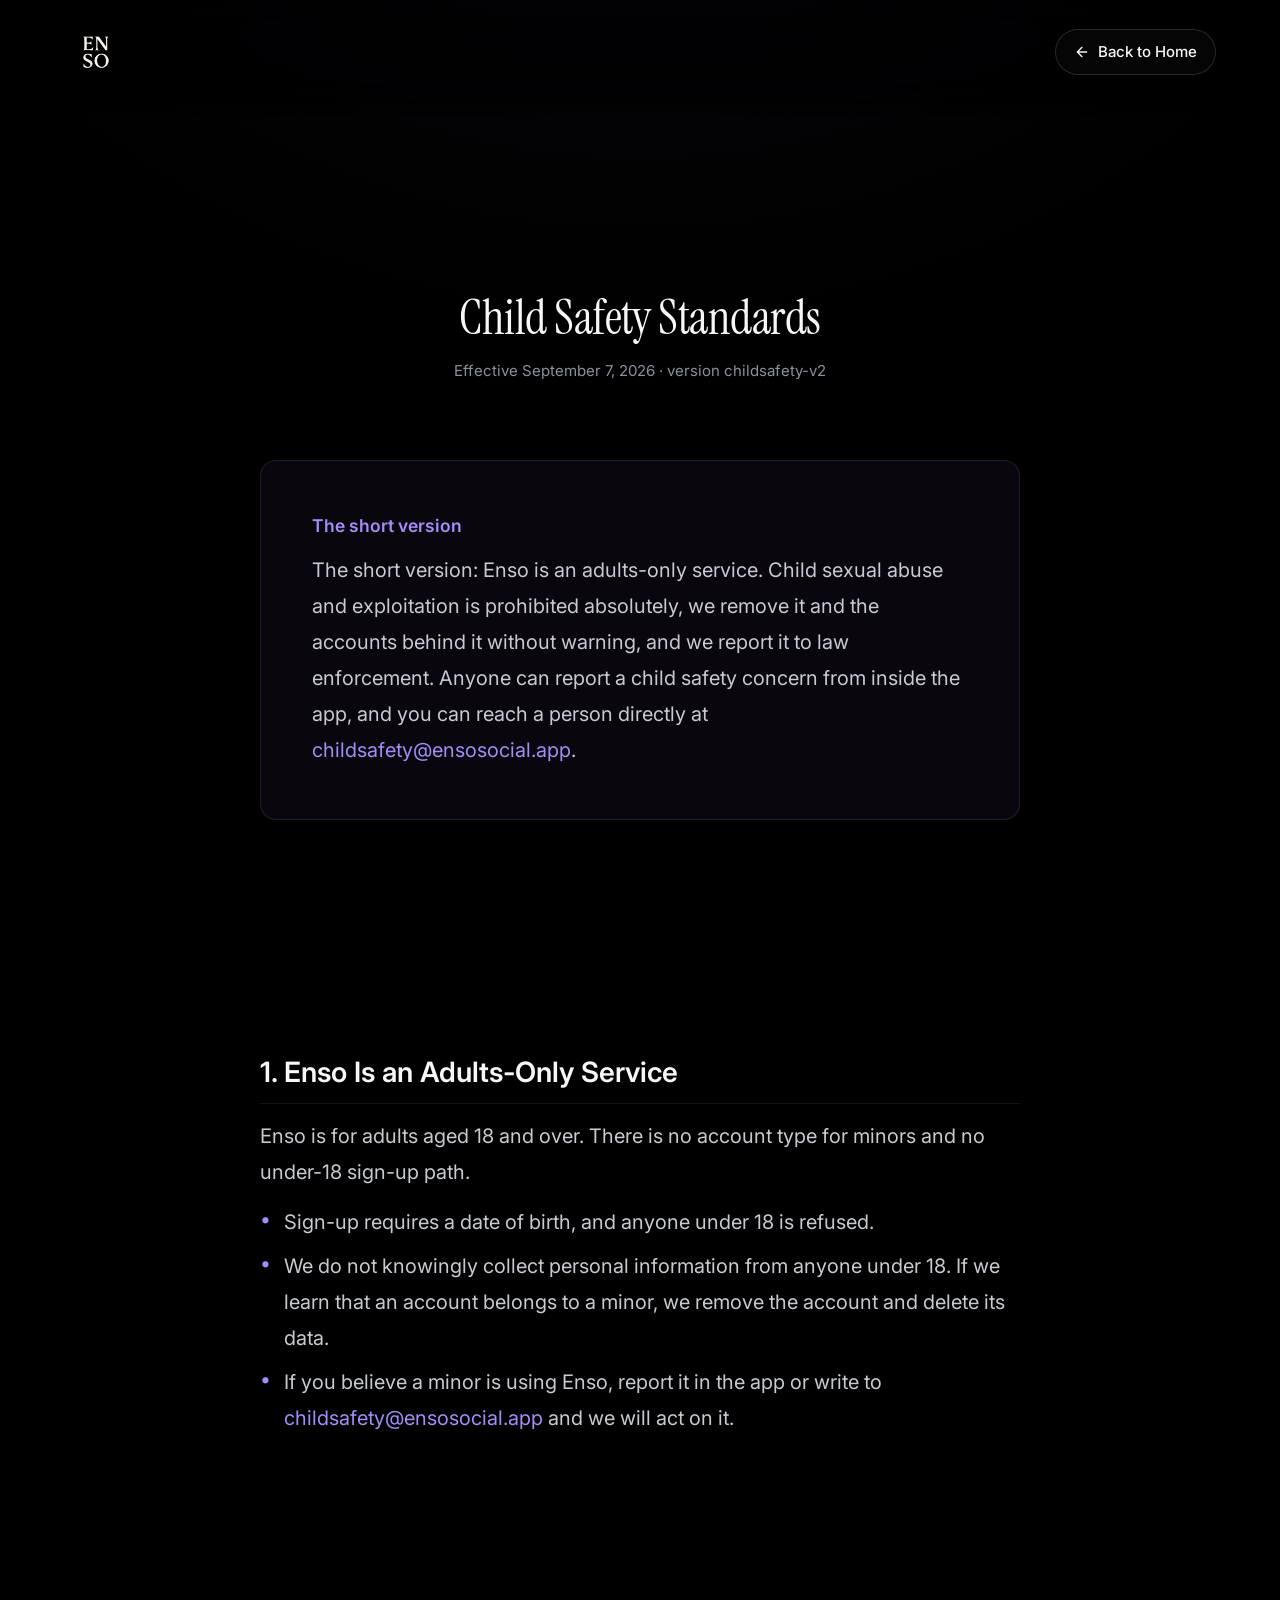
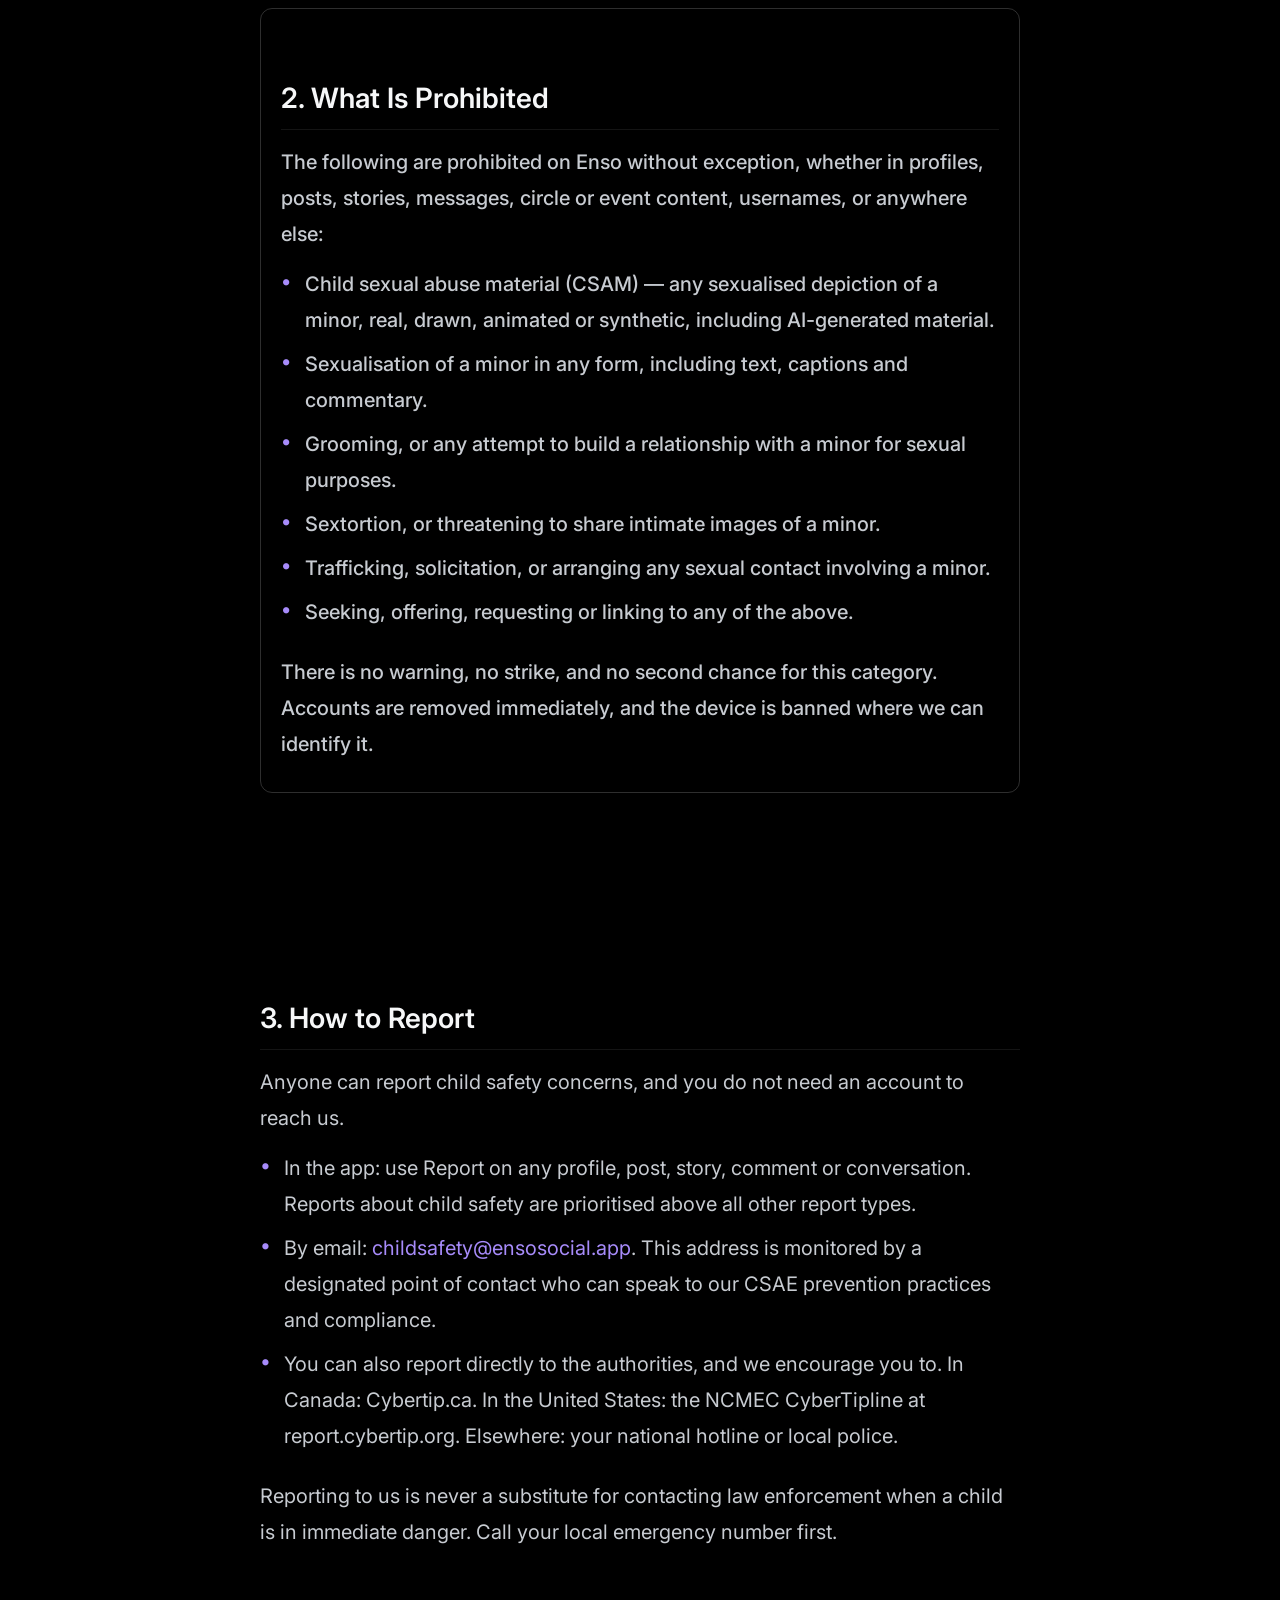
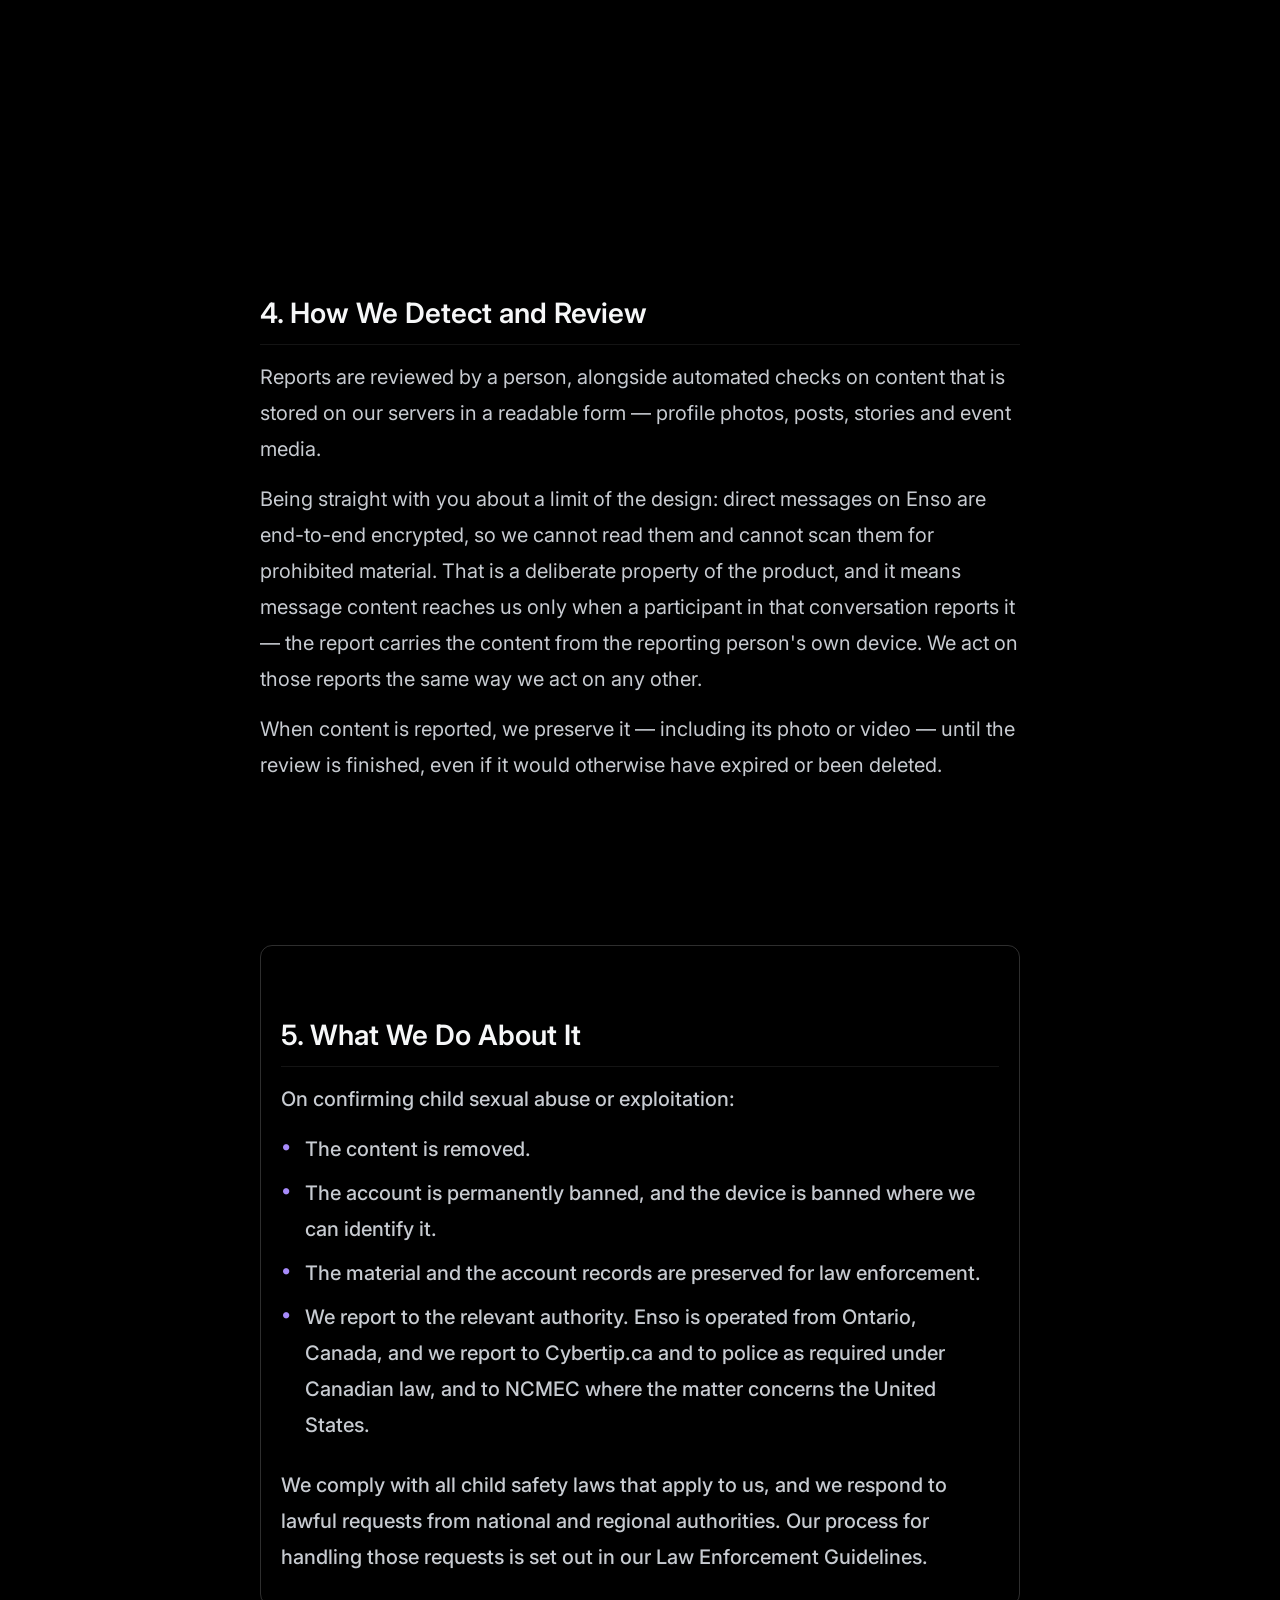
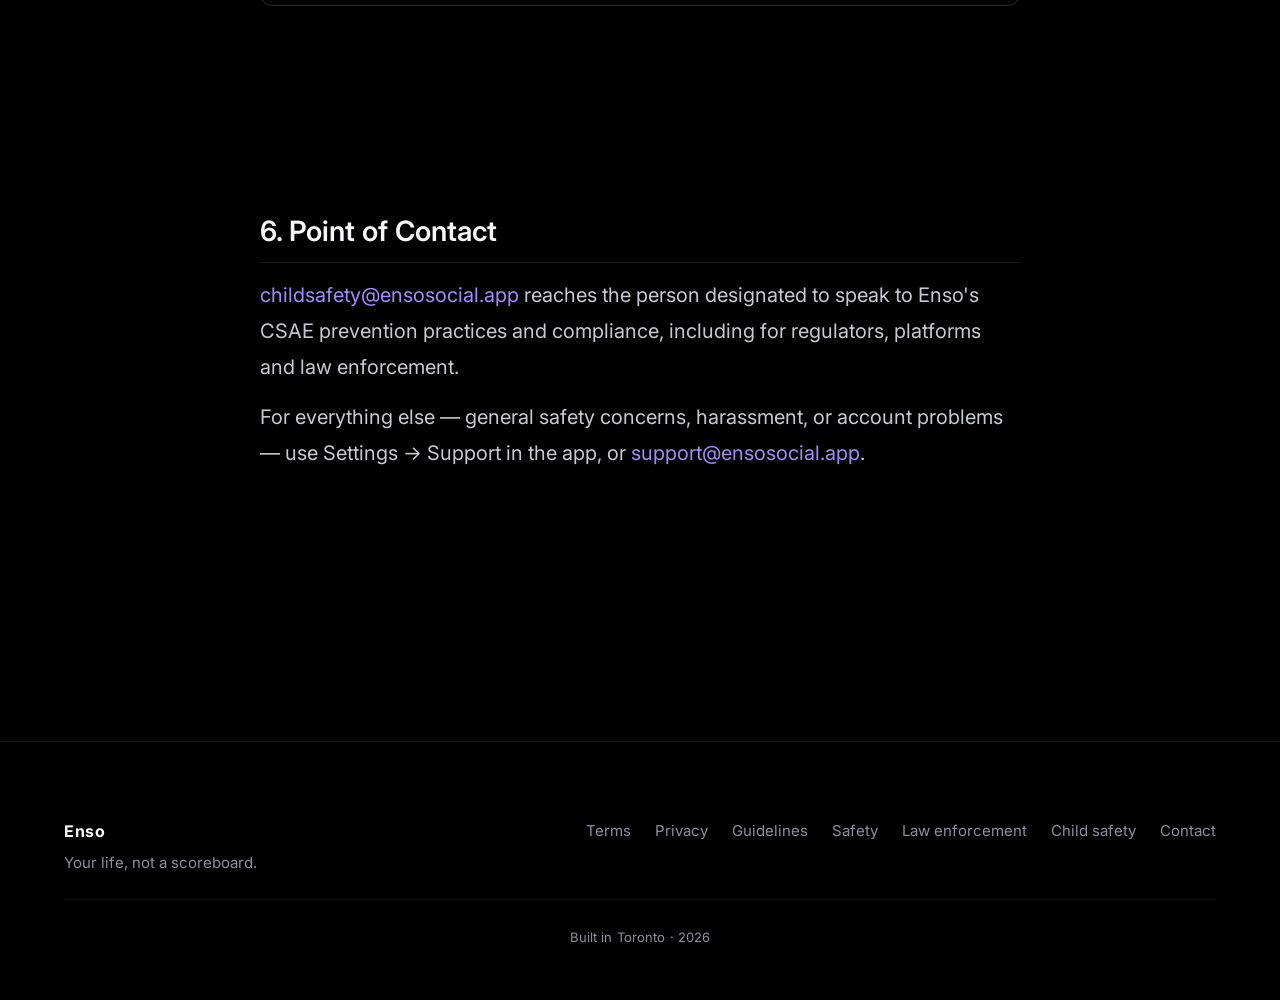
<file: child-safety.html>
<!DOCTYPE html>
<html lang="en">
<head>
    <meta charset="UTF-8">
    <meta name="viewport" content="width=device-width, initial-scale=1.0">
    <meta name="description" content="Enso's published standards against child sexual abuse and exploitation, and how to report it.">
    <title>Child Safety Standards — Enso</title>
    <link rel="preconnect" href="https://fonts.googleapis.com">
    <link rel="preconnect" href="https://fonts.gstatic.com" crossorigin>
    <link href="https://fonts.googleapis.com/css2?family=Instrument+Serif:ital@0;1&family=Inter:wght@400;500;600&display=swap" rel="stylesheet">
    <link rel="stylesheet" href="./styles.css">
    <link rel="stylesheet" href="./legal.css">
    <link rel="icon" type="image/png" sizes="32x32" href="./favicon.png">
    <link rel="shortcut icon" href="./favicon.png">
    <link rel="apple-touch-icon" sizes="180x180" href="./apple-touch-icon.png">
</head>
<body>
    <!-- GENERATED by enso/scripts/export-legal from enso/constants/legal — do not edit here.
         Version childsafety-v2, effective 2026-09-07. -->
    <header class="header">
        <nav class="nav">
            <a href="./" class="nav-brand">
                <img src="./ENSO-BG-Removed.png" alt="Enso" class="logo-img">
            </a>
            <a href="./" class="nav-back">
                <svg viewBox="0 0 24 24" aria-hidden="true"><path d="M19 12H5M12 19l-7-7 7-7"/></svg>
                Back to Home
            </a>
        </nav>
    </header>

    <main class="legal-page">
        <div class="container">
            <div class="legal-header">
                <h1>Child Safety Standards</h1>
                <p class="legal-updated">Effective September 7, 2026 · version childsafety-v2</p>
            </div>

            <div class="legal-content">
                <div class="tldr-box">
                    <h3>The short version</h3>
                    <p>The short version: Enso is an adults-only service. Child sexual abuse and exploitation is prohibited absolutely, we remove it and the accounts behind it without warning, and we report it to law enforcement. Anyone can report a child safety concern from inside the app, and you can reach a person directly at <a href="mailto:childsafety@ensosocial.app">childsafety@ensosocial.app</a>.</p>
                </div>

                <section>
                    <h2>1. Enso Is an Adults-Only Service</h2>
                    <p>Enso is for adults aged 18 and over. There is no account type for minors and no under-18 sign-up path.</p>
<ul><li>Sign-up requires a date of birth, and anyone under 18 is refused.</li><li>We do not knowingly collect personal information from anyone under 18. If we learn that an account belongs to a minor, we remove the account and delete its data.</li><li>If you believe a minor is using Enso, report it in the app or write to <a href="mailto:childsafety@ensosocial.app">childsafety@ensosocial.app</a> and we will act on it.</li></ul>
                </section>

                <section class="legal-emphasized">
                    <h2>2. What Is Prohibited</h2>
                    <p>The following are prohibited on Enso without exception, whether in profiles, posts, stories, messages, circle or event content, usernames, or anywhere else:</p>
<ul><li>Child sexual abuse material (CSAM) — any sexualised depiction of a minor, real, drawn, animated or synthetic, including AI-generated material.</li><li>Sexualisation of a minor in any form, including text, captions and commentary.</li><li>Grooming, or any attempt to build a relationship with a minor for sexual purposes.</li><li>Sextortion, or threatening to share intimate images of a minor.</li><li>Trafficking, solicitation, or arranging any sexual contact involving a minor.</li><li>Seeking, offering, requesting or linking to any of the above.</li></ul>
<p>There is no warning, no strike, and no second chance for this category. Accounts are removed immediately, and the device is banned where we can identify it.</p>
                </section>

                <section>
                    <h2>3. How to Report</h2>
                    <p>Anyone can report child safety concerns, and you do not need an account to reach us.</p>
<ul><li>In the app: use Report on any profile, post, story, comment or conversation. Reports about child safety are prioritised above all other report types.</li><li>By email: <a href="mailto:childsafety@ensosocial.app">childsafety@ensosocial.app</a>. This address is monitored by a designated point of contact who can speak to our CSAE prevention practices and compliance.</li><li>You can also report directly to the authorities, and we encourage you to. In Canada: Cybertip.ca. In the United States: the NCMEC CyberTipline at report.cybertip.org. Elsewhere: your national hotline or local police.</li></ul>
<p>Reporting to us is never a substitute for contacting law enforcement when a child is in immediate danger. Call your local emergency number first.</p>
                </section>

                <section>
                    <h2>4. How We Detect and Review</h2>
                    <p>Reports are reviewed by a person, alongside automated checks on content that is stored on our servers in a readable form — profile photos, posts, stories and event media.</p>
<p>Being straight with you about a limit of the design: direct messages on Enso are end-to-end encrypted, so we cannot read them and cannot scan them for prohibited material. That is a deliberate property of the product, and it means message content reaches us only when a participant in that conversation reports it — the report carries the content from the reporting person's own device. We act on those reports the same way we act on any other.</p>
<p>When content is reported, we preserve it — including its photo or video — until the review is finished, even if it would otherwise have expired or been deleted.</p>
                </section>

                <section class="legal-emphasized">
                    <h2>5. What We Do About It</h2>
                    <p>On confirming child sexual abuse or exploitation:</p>
<ul><li>The content is removed.</li><li>The account is permanently banned, and the device is banned where we can identify it.</li><li>The material and the account records are preserved for law enforcement.</li><li>We report to the relevant authority. Enso is operated from Ontario, Canada, and we report to Cybertip.ca and to police as required under Canadian law, and to NCMEC where the matter concerns the United States.</li></ul>
<p>We comply with all child safety laws that apply to us, and we respond to lawful requests from national and regional authorities. Our process for handling those requests is set out in our Law Enforcement Guidelines.</p>
                </section>

                <section>
                    <h2>6. Point of Contact</h2>
                    <p><a href="mailto:childsafety@ensosocial.app">childsafety@ensosocial.app</a> reaches the person designated to speak to Enso's CSAE prevention practices and compliance, including for regulators, platforms and law enforcement.</p>
<p>For everything else — general safety concerns, harassment, or account problems — use Settings → Support in the app, or <a href="mailto:support@ensosocial.app">support@ensosocial.app</a>.</p>
                </section>
            </div>
        </div>
    </main>

    <footer class="footer">
        <div class="container">
            <div class="footer-content">
                <div class="footer-brand">
                    <strong>Enso</strong>
                    <p class="footer-tagline">Your life, not a scoreboard.</p>
                </div>
                <nav class="footer-links" aria-label="Footer navigation">
                    <a href="./terms">Terms</a>
                    <a href="./privacy">Privacy</a>
                    <a href="./community-guidelines">Guidelines</a>
                    <a href="./safety">Safety</a>
                    <a href="./law-enforcement">Law enforcement</a>
                    <a href="./child-safety">Child safety</a>
                    <a href="mailto:support@ensosocial.app">Contact</a>
                </nav>
            </div>
            <div class="footer-bottom">
                <small>Built in Toronto · 2026</small>
            </div>
        </div>
    </footer>
</body>
</html>
</file>
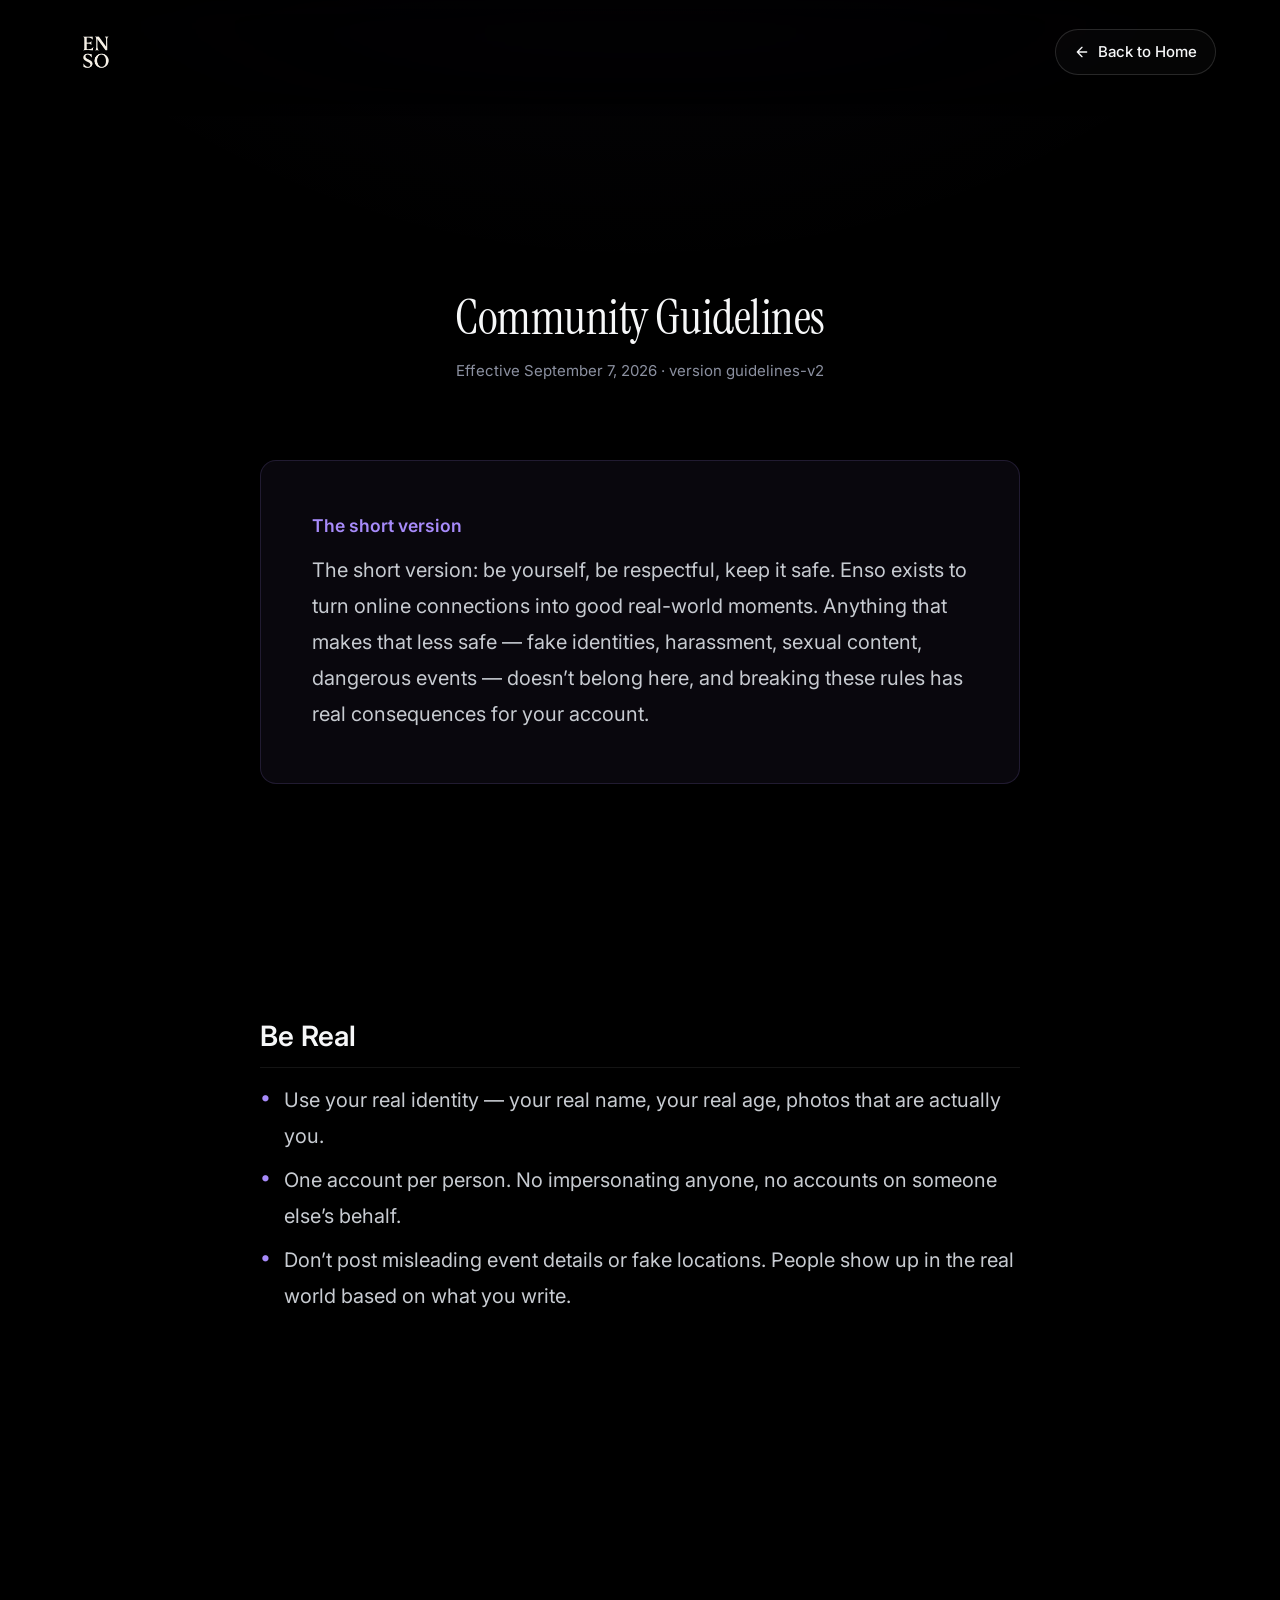
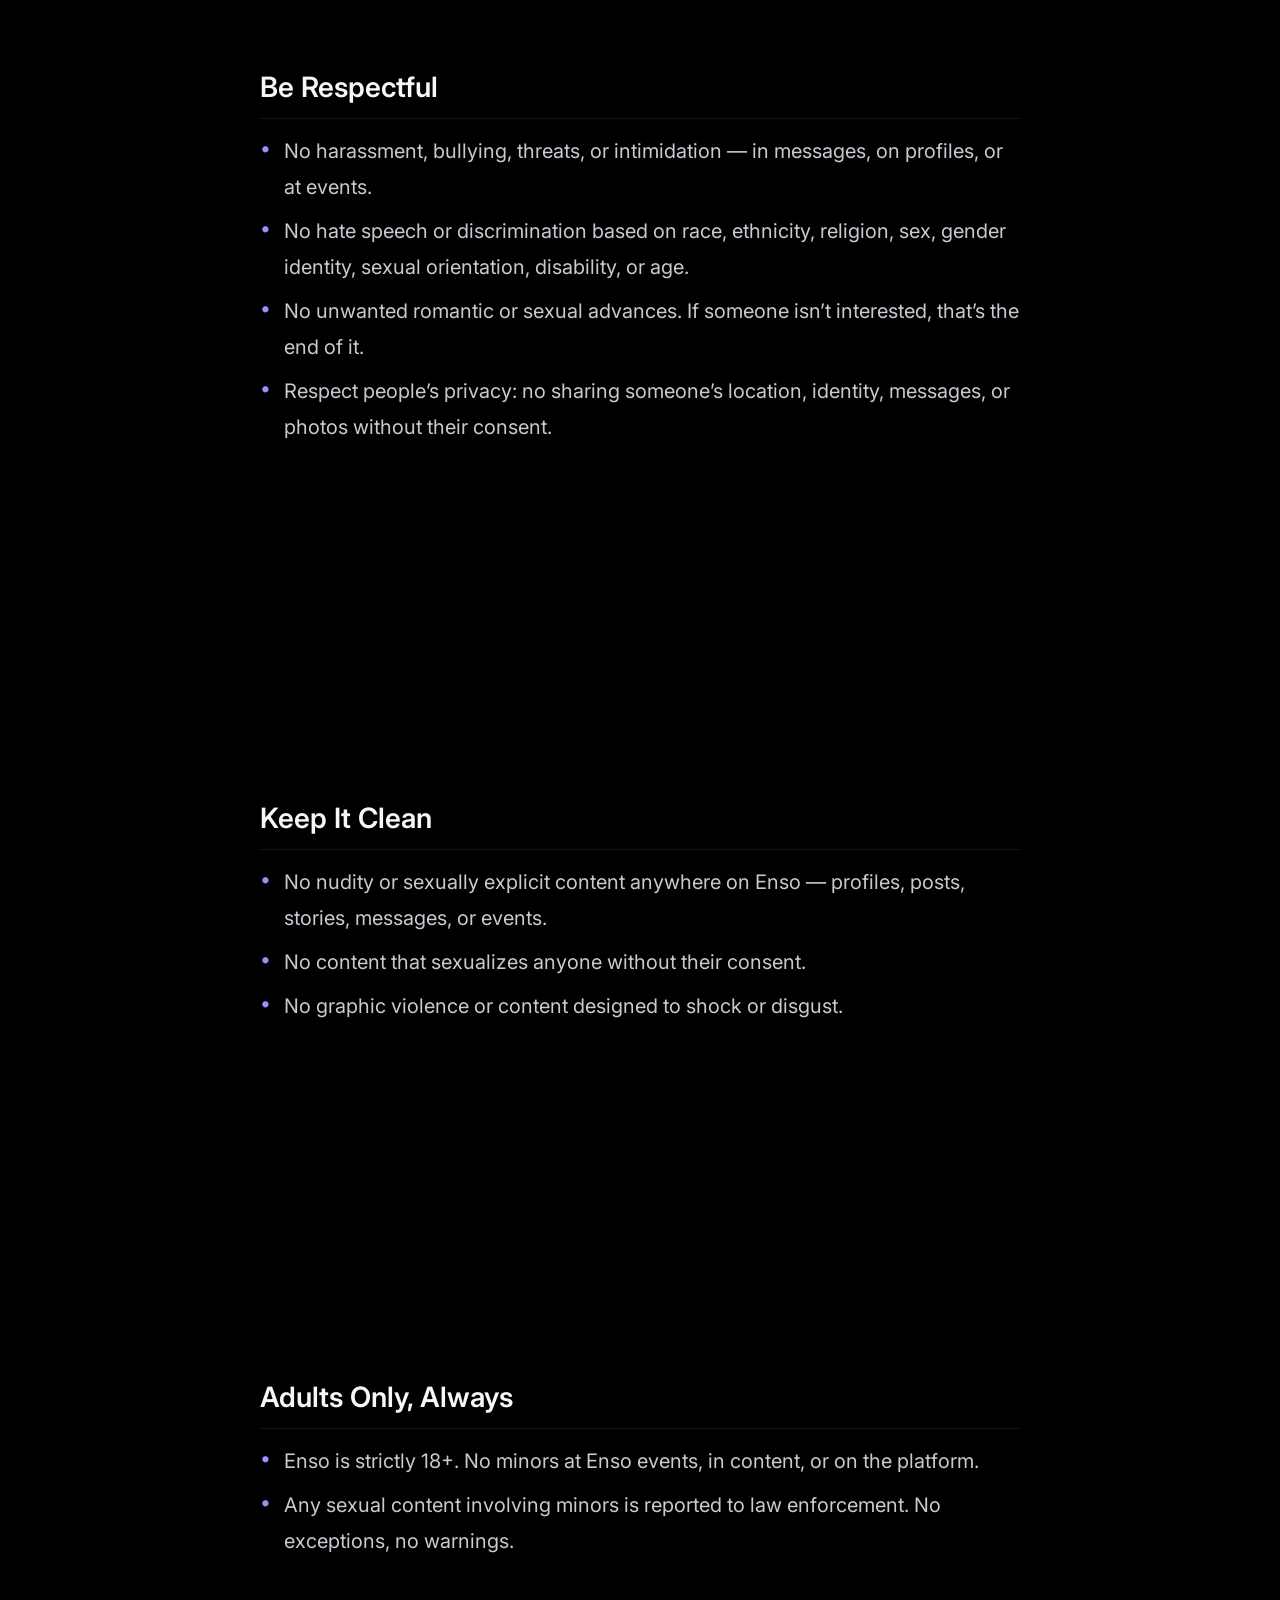
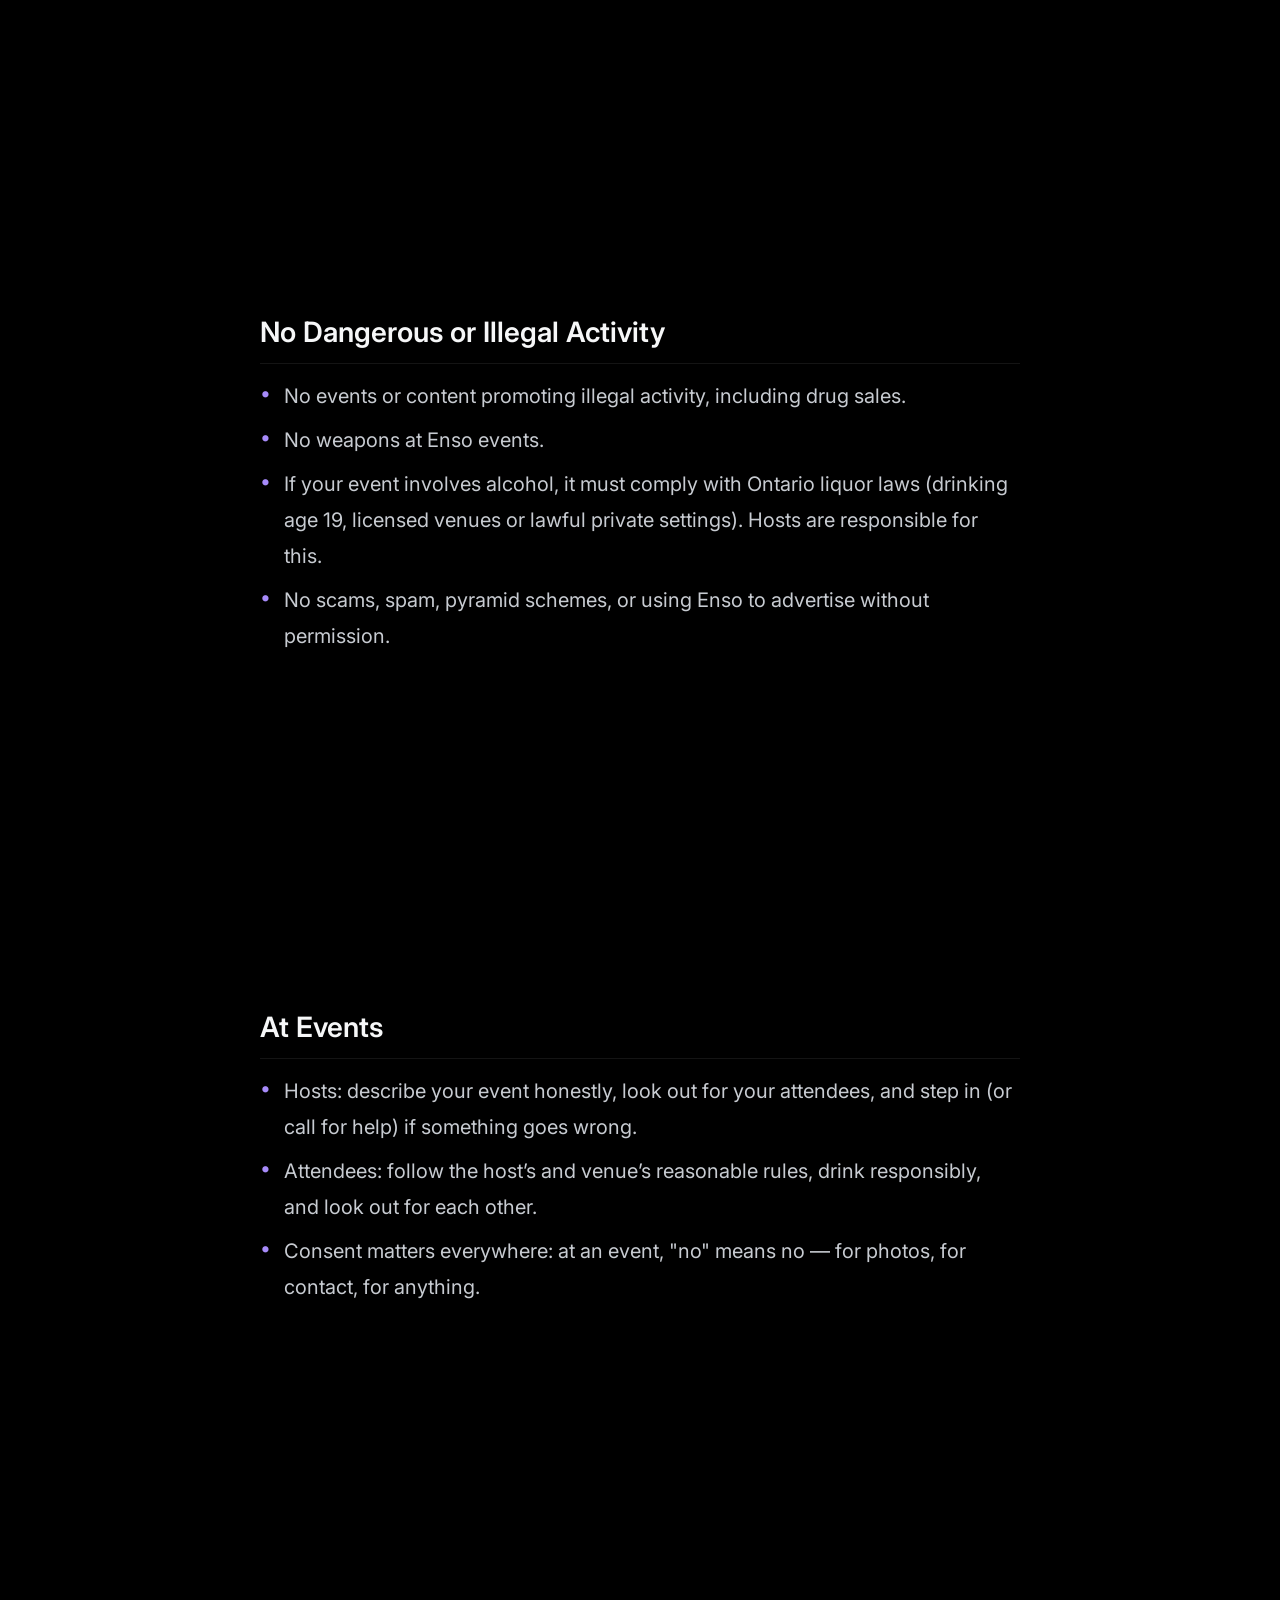
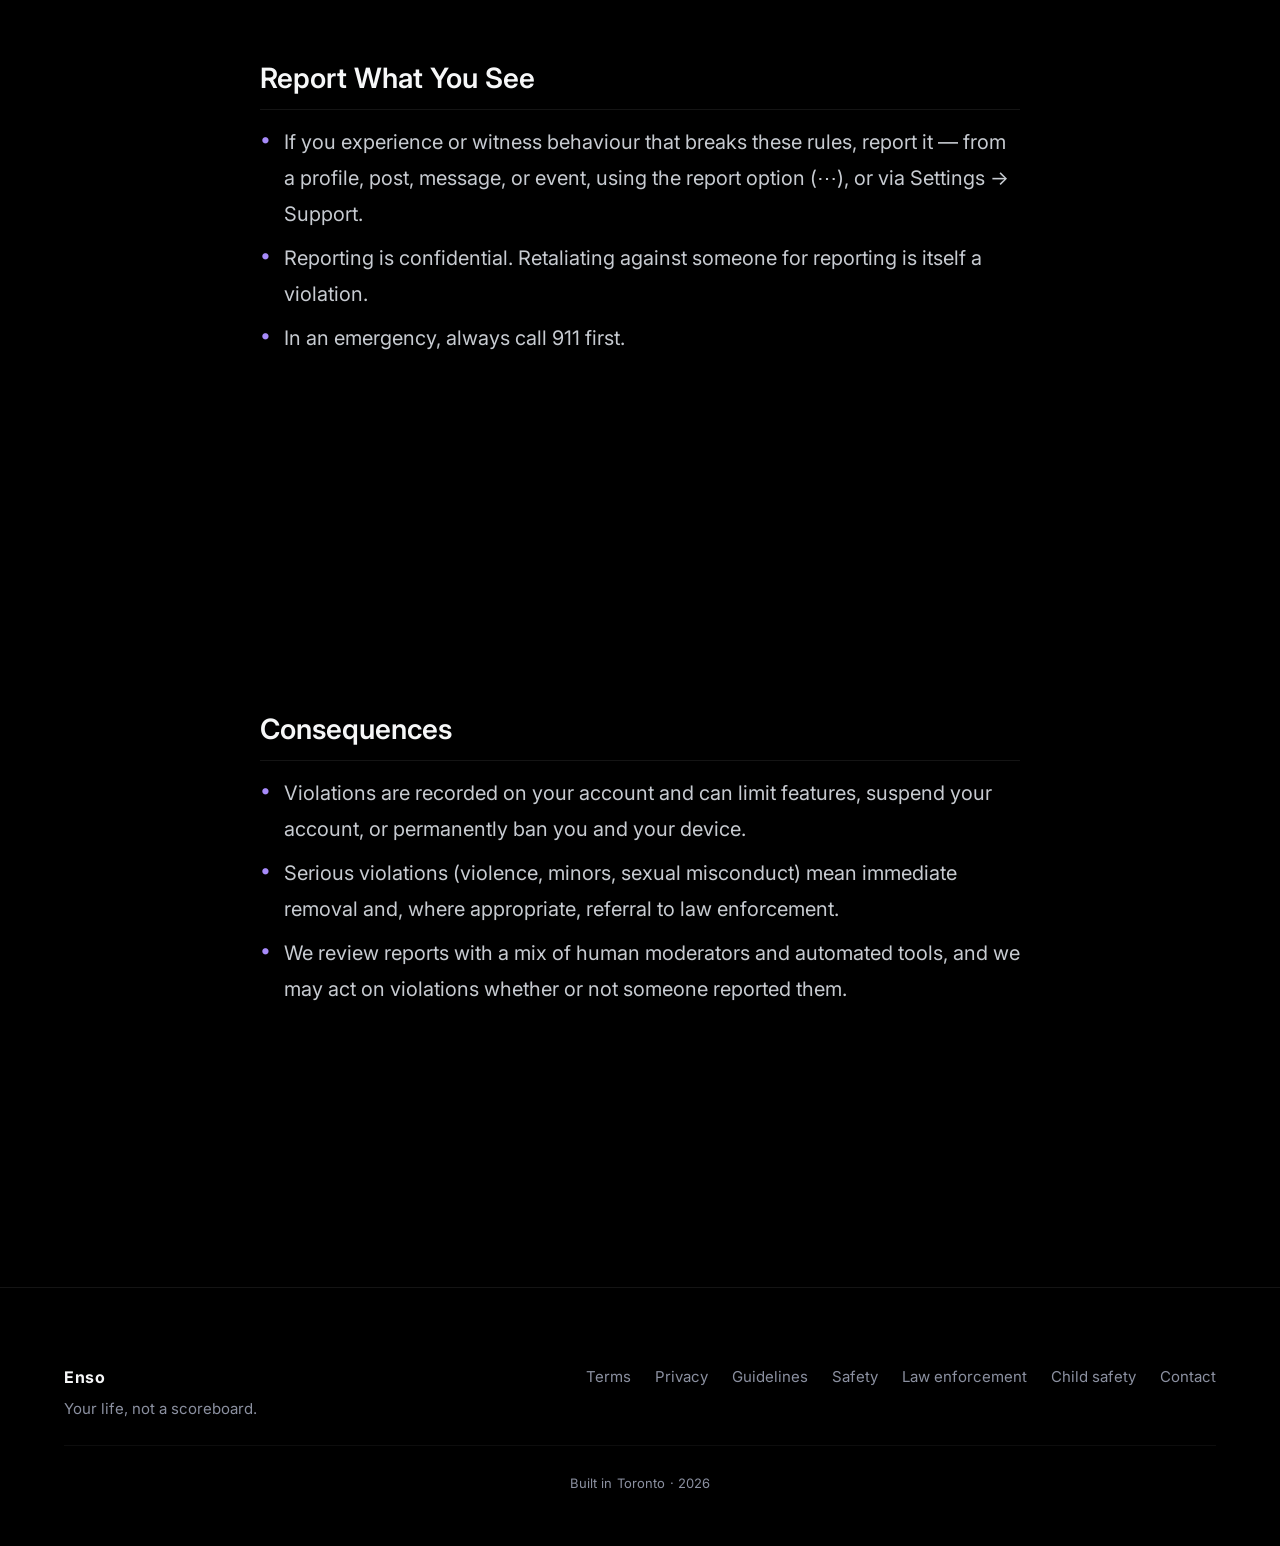
<file: community-guidelines.html>
<!DOCTYPE html>
<html lang="en">
<head>
    <meta charset="UTF-8">
    <meta name="viewport" content="width=device-width, initial-scale=1.0">
    <meta name="description" content="What is and is not okay on Enso.">
    <title>Community Guidelines — Enso</title>
    <link rel="preconnect" href="https://fonts.googleapis.com">
    <link rel="preconnect" href="https://fonts.gstatic.com" crossorigin>
    <link href="https://fonts.googleapis.com/css2?family=Instrument+Serif:ital@0;1&family=Inter:wght@400;500;600&display=swap" rel="stylesheet">
    <link rel="stylesheet" href="./styles.css">
    <link rel="stylesheet" href="./legal.css">
    <link rel="icon" type="image/png" sizes="32x32" href="./favicon.png">
    <link rel="shortcut icon" href="./favicon.png">
    <link rel="apple-touch-icon" sizes="180x180" href="./apple-touch-icon.png">
</head>
<body>
    <!-- GENERATED by enso/scripts/export-legal from enso/constants/legal — do not edit here.
         Version guidelines-v2, effective 2026-09-07. -->
    <header class="header">
        <nav class="nav">
            <a href="./" class="nav-brand">
                <img src="./ENSO-BG-Removed.png" alt="Enso" class="logo-img">
            </a>
            <a href="./" class="nav-back">
                <svg viewBox="0 0 24 24" aria-hidden="true"><path d="M19 12H5M12 19l-7-7 7-7"/></svg>
                Back to Home
            </a>
        </nav>
    </header>

    <main class="legal-page">
        <div class="container">
            <div class="legal-header">
                <h1>Community Guidelines</h1>
                <p class="legal-updated">Effective September 7, 2026 · version guidelines-v2</p>
            </div>

            <div class="legal-content">
                <div class="tldr-box">
                    <h3>The short version</h3>
                    <p>The short version: be yourself, be respectful, keep it safe. Enso exists to turn online connections into good real-world moments. Anything that makes that less safe — fake identities, harassment, sexual content, dangerous events — doesn’t belong here, and breaking these rules has real consequences for your account.</p>
                </div>

                <section>
                    <h2>Be Real</h2>
                    <ul><li>Use your real identity — your real name, your real age, photos that are actually you.</li><li>One account per person. No impersonating anyone, no accounts on someone else’s behalf.</li><li>Don’t post misleading event details or fake locations. People show up in the real world based on what you write.</li></ul>
                </section>

                <section>
                    <h2>Be Respectful</h2>
                    <ul><li>No harassment, bullying, threats, or intimidation — in messages, on profiles, or at events.</li><li>No hate speech or discrimination based on race, ethnicity, religion, sex, gender identity, sexual orientation, disability, or age.</li><li>No unwanted romantic or sexual advances. If someone isn’t interested, that’s the end of it.</li><li>Respect people’s privacy: no sharing someone’s location, identity, messages, or photos without their consent.</li></ul>
                </section>

                <section>
                    <h2>Keep It Clean</h2>
                    <ul><li>No nudity or sexually explicit content anywhere on Enso — profiles, posts, stories, messages, or events.</li><li>No content that sexualizes anyone without their consent.</li><li>No graphic violence or content designed to shock or disgust.</li></ul>
                </section>

                <section>
                    <h2>Adults Only, Always</h2>
                    <ul><li>Enso is strictly 18+. No minors at Enso events, in content, or on the platform.</li><li>Any sexual content involving minors is reported to law enforcement. No exceptions, no warnings.</li></ul>
                </section>

                <section>
                    <h2>No Dangerous or Illegal Activity</h2>
                    <ul><li>No events or content promoting illegal activity, including drug sales.</li><li>No weapons at Enso events.</li><li>If your event involves alcohol, it must comply with Ontario liquor laws (drinking age 19, licensed venues or lawful private settings). Hosts are responsible for this.</li><li>No scams, spam, pyramid schemes, or using Enso to advertise without permission.</li></ul>
                </section>

                <section>
                    <h2>At Events</h2>
                    <ul><li>Hosts: describe your event honestly, look out for your attendees, and step in (or call for help) if something goes wrong.</li><li>Attendees: follow the host’s and venue’s reasonable rules, drink responsibly, and look out for each other.</li><li>Consent matters everywhere: at an event, &quot;no&quot; means no — for photos, for contact, for anything.</li></ul>
                </section>

                <section>
                    <h2>Report What You See</h2>
                    <ul><li>If you experience or witness behaviour that breaks these rules, report it — from a profile, post, message, or event, using the report option (⋯), or via Settings → Support.</li><li>Reporting is confidential. Retaliating against someone for reporting is itself a violation.</li><li>In an emergency, always call 911 first.</li></ul>
                </section>

                <section>
                    <h2>Consequences</h2>
                    <ul><li>Violations are recorded on your account and can limit features, suspend your account, or permanently ban you and your device.</li><li>Serious violations (violence, minors, sexual misconduct) mean immediate removal and, where appropriate, referral to law enforcement.</li><li>We review reports with a mix of human moderators and automated tools, and we may act on violations whether or not someone reported them.</li></ul>
                </section>
            </div>
        </div>
    </main>

    <footer class="footer">
        <div class="container">
            <div class="footer-content">
                <div class="footer-brand">
                    <strong>Enso</strong>
                    <p class="footer-tagline">Your life, not a scoreboard.</p>
                </div>
                <nav class="footer-links" aria-label="Footer navigation">
                    <a href="./terms">Terms</a>
                    <a href="./privacy">Privacy</a>
                    <a href="./community-guidelines">Guidelines</a>
                    <a href="./safety">Safety</a>
                    <a href="./law-enforcement">Law enforcement</a>
                    <a href="./child-safety">Child safety</a>
                    <a href="mailto:support@ensosocial.app">Contact</a>
                </nav>
            </div>
            <div class="footer-bottom">
                <small>Built in Toronto · 2026</small>
            </div>
        </div>
    </footer>
</body>
</html>
</file>
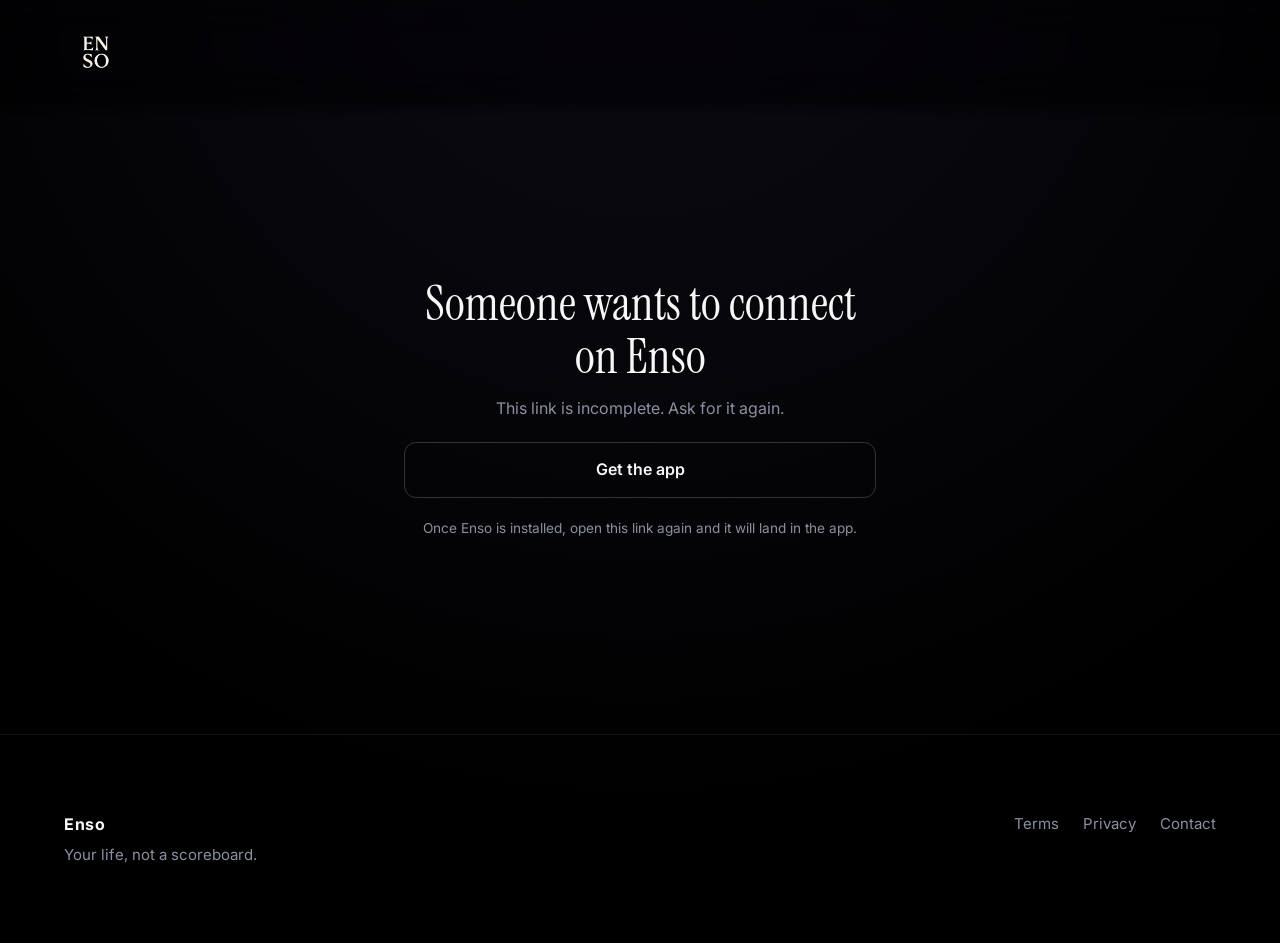
<file: connect.html>
<!DOCTYPE html>
<html lang="en">
<head>
    <meta charset="UTF-8">
    <meta name="viewport" content="width=device-width, initial-scale=1.0">
    <meta name="robots" content="noindex">
    <meta name="description" content="This is a private connect link. It only works inside the app, and only for the person it was sent to.">
    <title>Someone wants to connect on Enso — Enso</title>
    <meta name="theme-color" content="#000000">
    <meta property="og:title" content="Someone wants to connect on Enso — Enso">
    <meta property="og:description" content="This is a private connect link. It only works inside the app, and only for the person it was sent to.">
    <meta property="og:type" content="website">
    <meta property="og:image" content="https://ensosocial.app/og-card.jpg">
    <meta property="og:image:width" content="1200">
    <meta property="og:image:height" content="630">
    <meta property="og:site_name" content="Enso">
    <meta name="twitter:card" content="summary_large_image">
    <meta name="twitter:title" content="Someone wants to connect on Enso — Enso">
    <meta name="twitter:description" content="This is a private connect link. It only works inside the app, and only for the person it was sent to.">
    <meta name="twitter:image" content="https://ensosocial.app/og-card.jpg">
    <link rel="preconnect" href="https://fonts.googleapis.com">
    <link rel="preconnect" href="https://fonts.gstatic.com" crossorigin>
    <link href="https://fonts.googleapis.com/css2?family=Instrument+Serif:ital@0;1&family=Inter:wght@400;500;600&display=swap" rel="stylesheet">
    <link rel="stylesheet" href="/styles.css">
    <link rel="stylesheet" href="/legal.css">
    <link rel="icon" type="image/png" sizes="32x32" href="/favicon.png">
    <link rel="apple-touch-icon" sizes="180x180" href="/apple-touch-icon.png">
</head>
<body>
    <header class="header">
        <nav class="nav">
            <a href="/" class="nav-brand"><img src="/ENSO-BG-Removed.png" alt="Enso" class="logo-img"></a>
        </nav>
    </header>

    <main class="open-page">
        <div class="container">
            <div class="open-card">
                <h1>Someone wants to connect on Enso</h1>
                <p id="lead">This is a private connect link. It only works inside the app, and only for the person it was sent to.</p>
                <div class="open-actions">
                    <a class="open-primary" id="open" href="#">Open in Enso</a>
                    <a class="open-secondary" id="store" href="/#download" rel="noopener">Get the app</a>
                </div>
                <p style="margin-top:1.25rem;font-size:.85rem">Once Enso is installed, open this link again and it will land in the app.</p>
            </div>
        </div>
    </main>
    <script>
      (function () {
        // Same path, custom scheme — works before domain verification has propagated.
        var code = (location.pathname.match(/\/c\/([0-9a-f]{16})/i) || [])[1];
        var open = document.getElementById('open');
        if (!code) { open.style.display = 'none'; document.getElementById('lead').textContent = 'This link is incomplete. Ask for it again.'; return; }
        open.href = 'enso://c/' + code;
        var ua = navigator.userAgent || '';
        var store = document.getElementById('store');
        // Android stays on /#download until the Play listing is public; restore the Play URL on launch day.
        if (/iphone|ipad|ipod/i.test(ua)) store.href = 'https://apps.apple.com/app/id6805994959';
      })();
    </script>

    <footer class="footer">
        <div class="container">
            <div class="footer-content">
                <div class="footer-brand"><strong>Enso</strong><p class="footer-tagline">Your life, not a scoreboard.</p></div>
                <nav class="footer-links" aria-label="Footer navigation">
                    <a href="/terms">Terms</a><a href="/privacy">Privacy</a><a href="mailto:support@ensosocial.app">Contact</a>
                </nav>
            </div>
        </div>
    </footer>
</body>
</html>
</file>
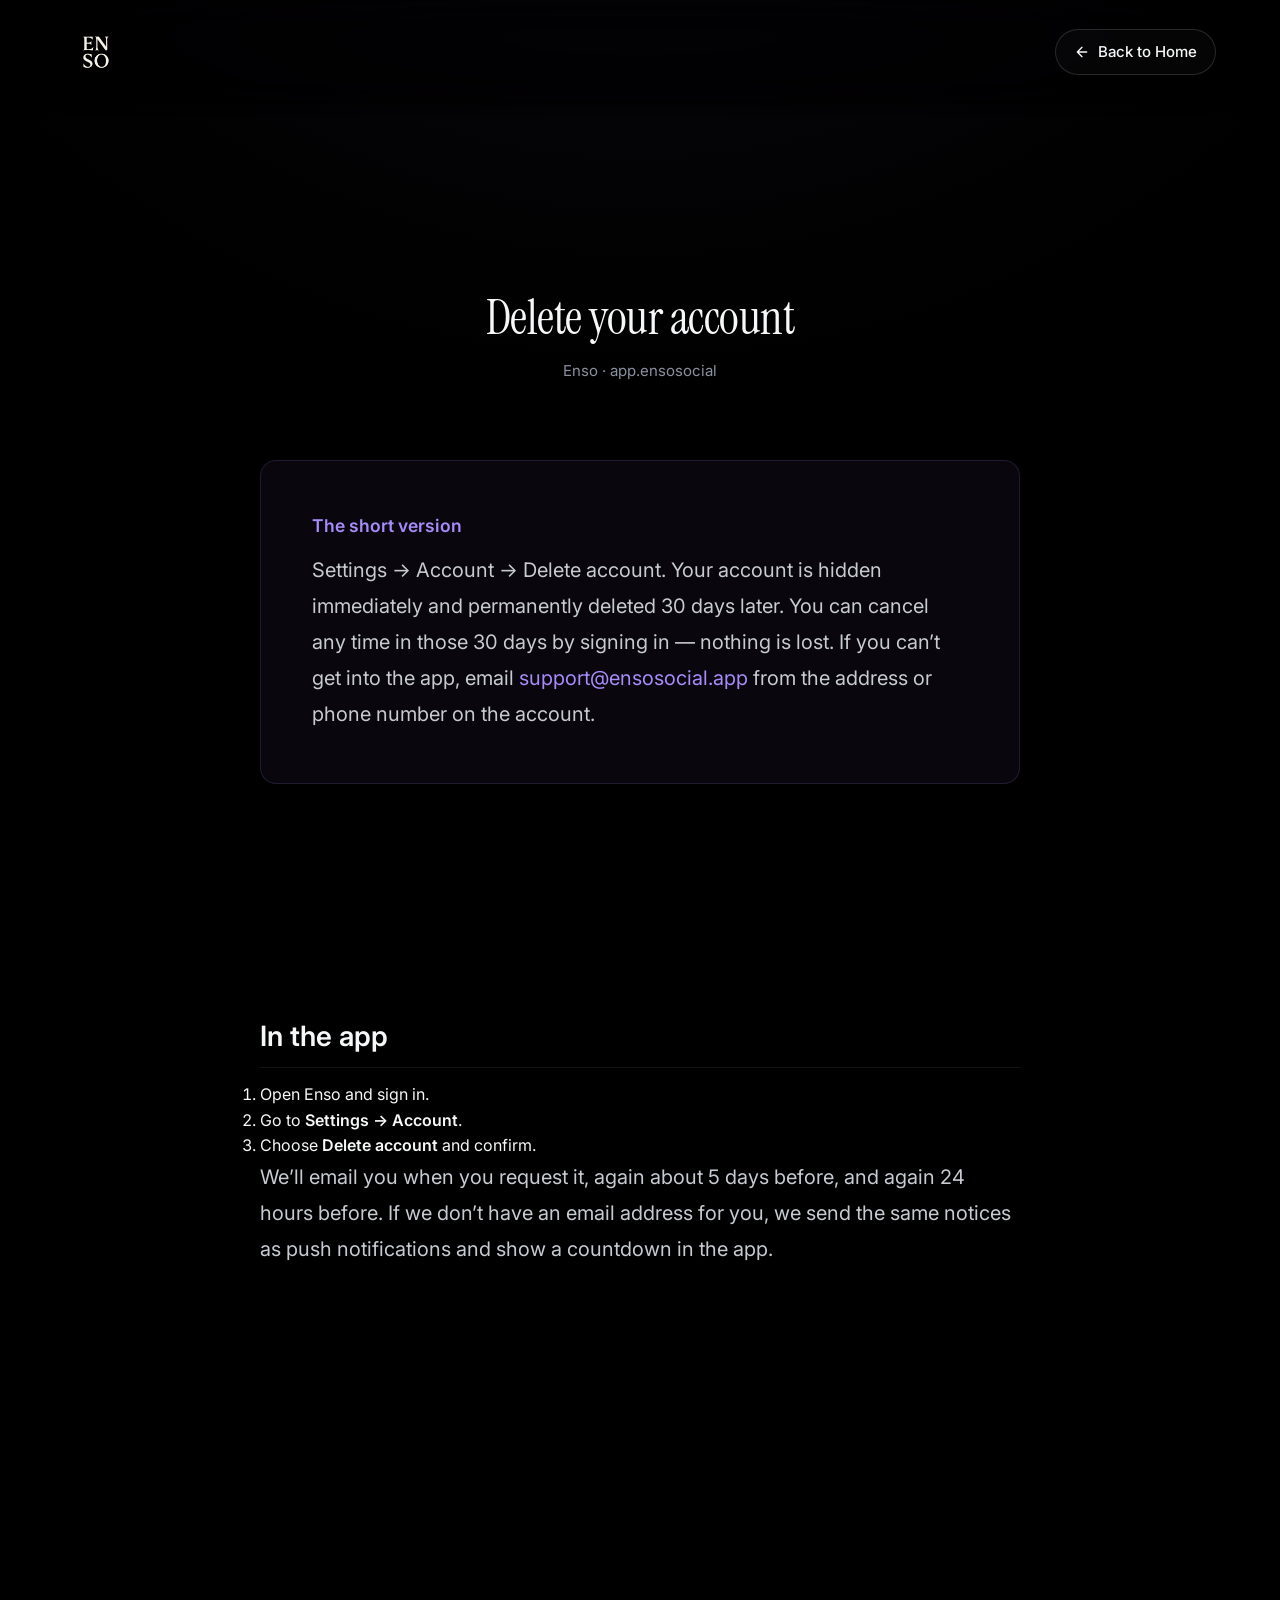
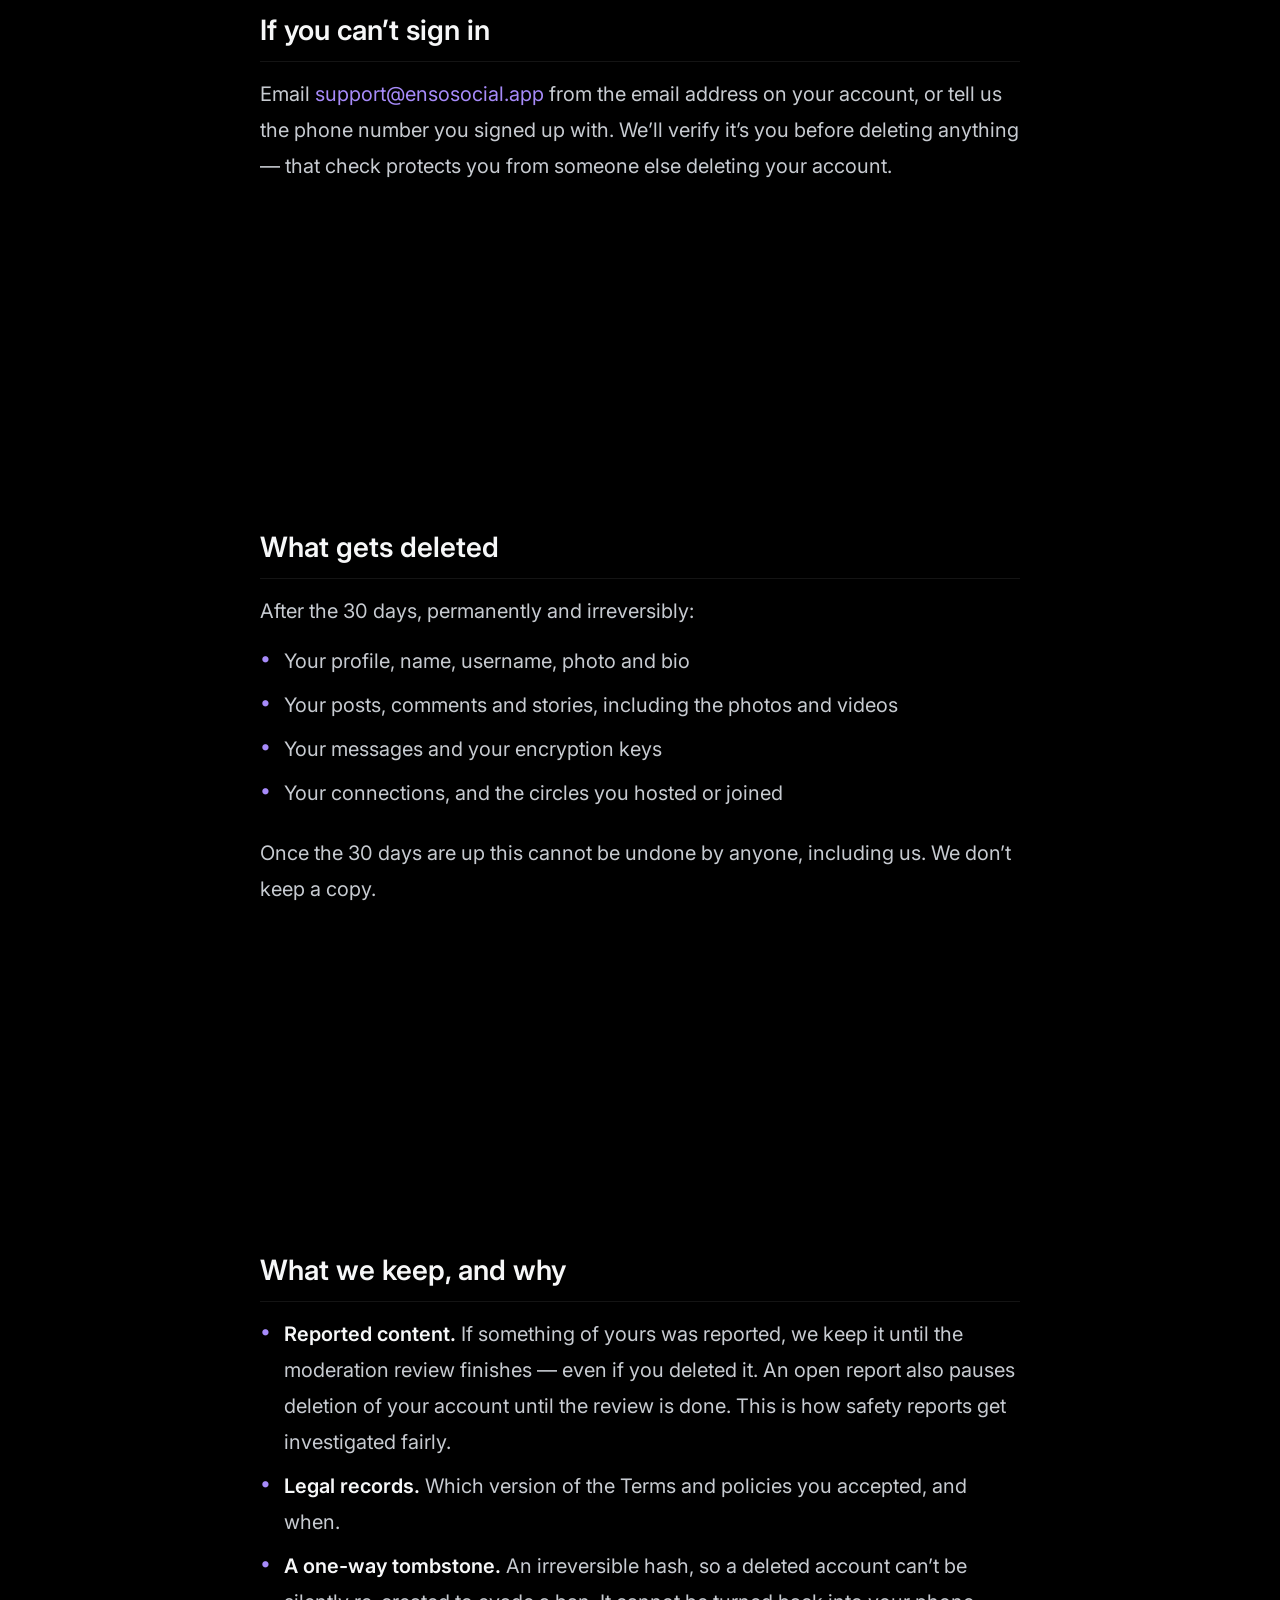
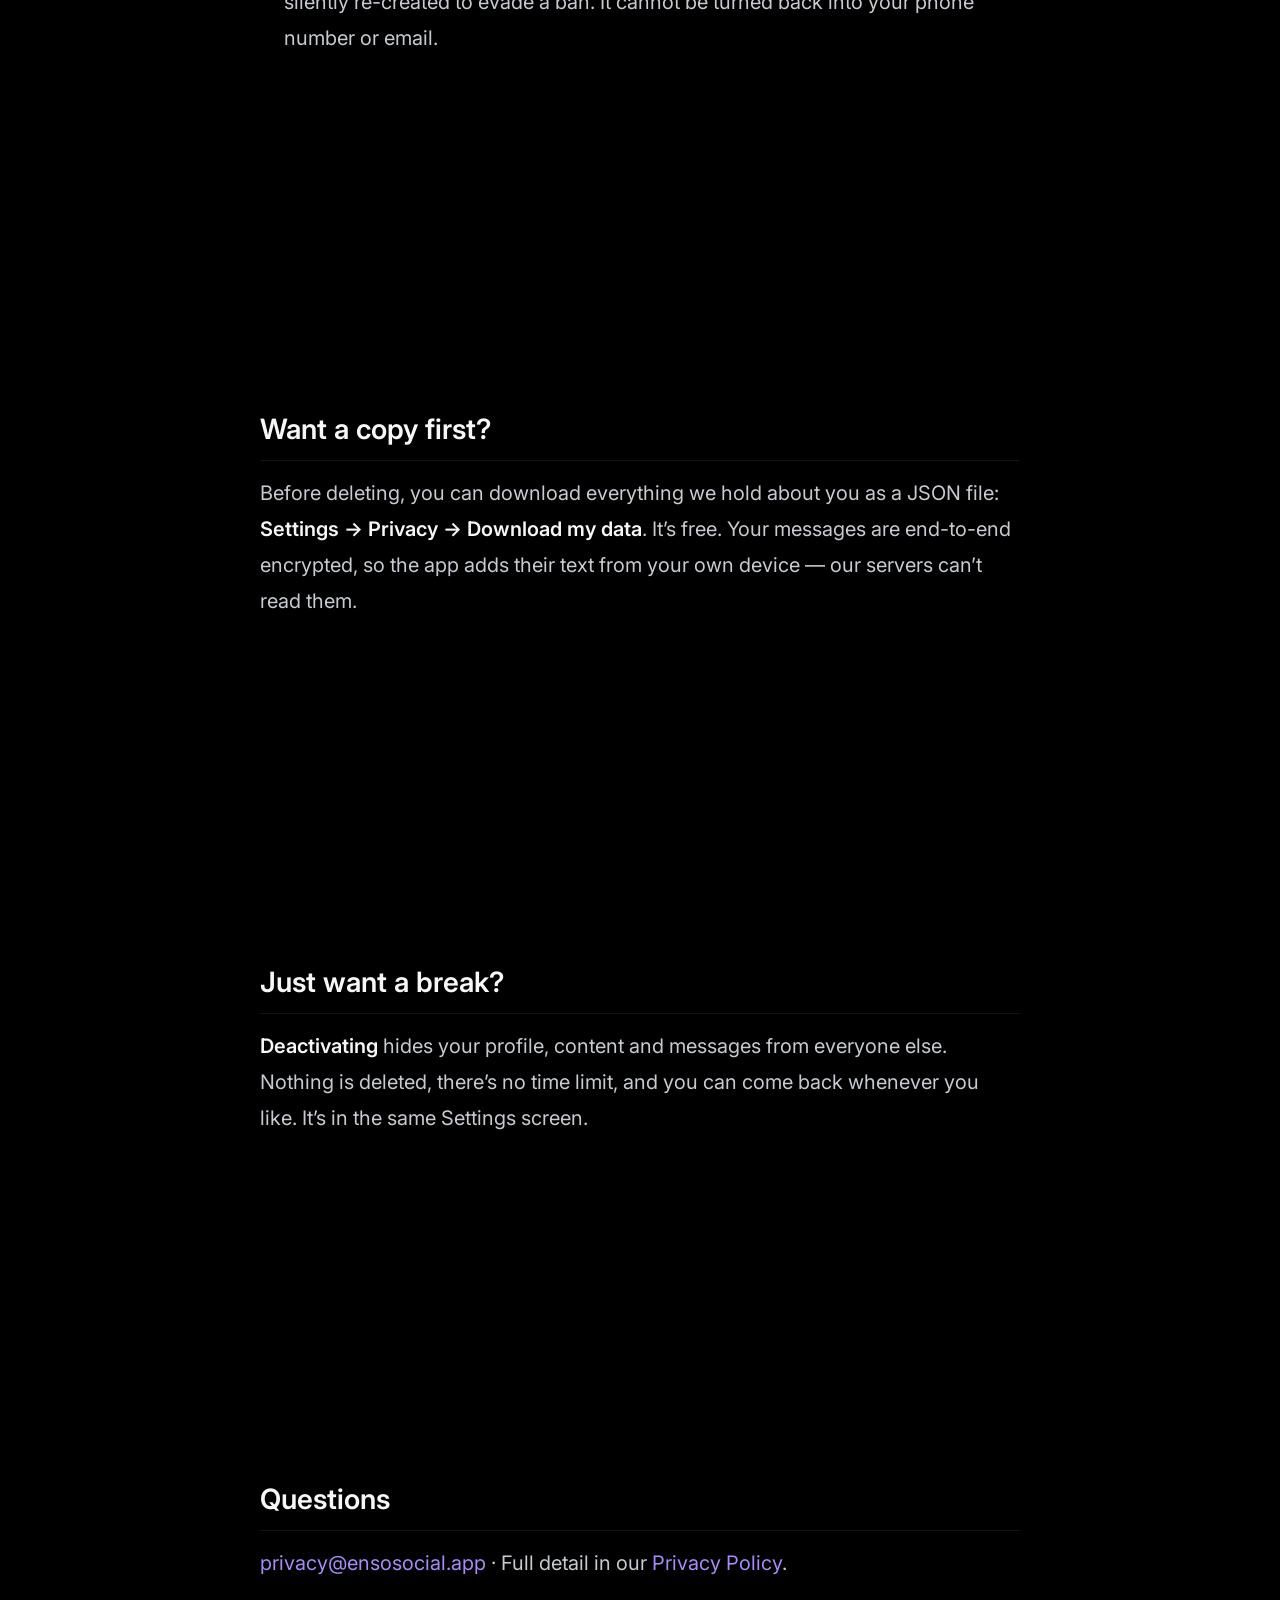
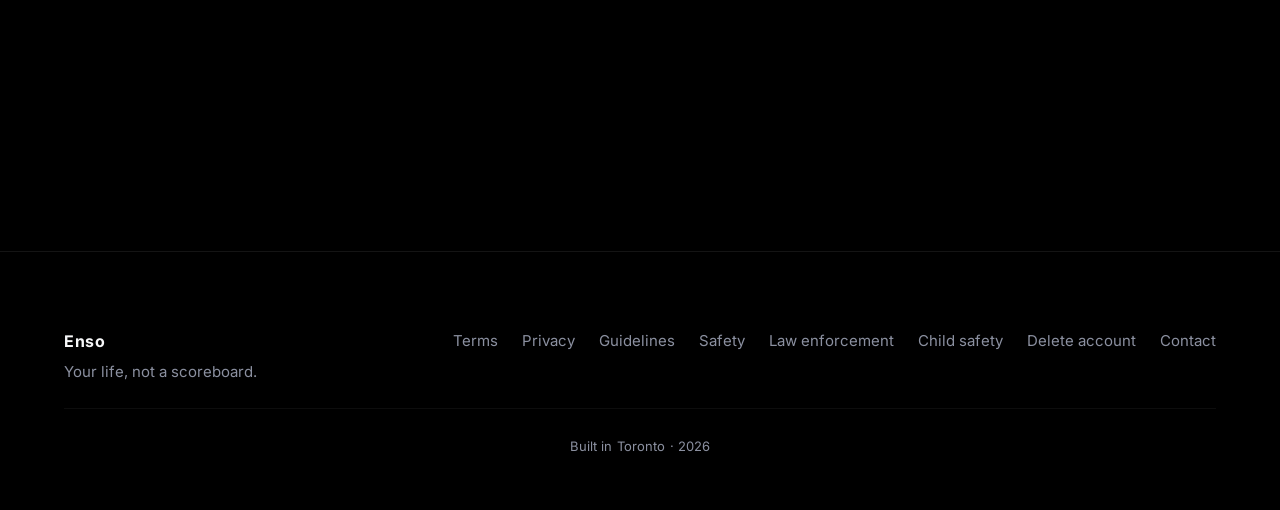
<file: delete-account.html>
<!DOCTYPE html>
<html lang="en">
<head>
    <meta charset="UTF-8">
    <meta name="viewport" content="width=device-width, initial-scale=1.0">
    <meta name="description" content="How to delete your Enso account and everything attached to it.">
    <title>Delete your account — Enso</title>
    <meta name="theme-color" content="#000000">
    <link rel="canonical" href="https://ensosocial.app/delete-account">
    <meta property="og:title" content="Delete your account — Enso">
    <meta property="og:description" content="How to delete your Enso account and everything attached to it.">
    <meta property="og:type" content="website">
    <meta property="og:url" content="https://ensosocial.app/delete-account">
    <meta property="og:image" content="https://ensosocial.app/og-card.jpg">
    <meta property="og:image:width" content="1200">
    <meta property="og:image:height" content="630">
    <meta property="og:site_name" content="Enso">
    <meta name="twitter:card" content="summary_large_image">
    <meta name="twitter:title" content="Delete your account — Enso">
    <meta name="twitter:description" content="How to delete your Enso account and everything attached to it.">
    <meta name="twitter:image" content="https://ensosocial.app/og-card.jpg">
    <link rel="preconnect" href="https://fonts.googleapis.com">
    <link rel="preconnect" href="https://fonts.gstatic.com" crossorigin>
    <link href="https://fonts.googleapis.com/css2?family=Instrument+Serif:ital@0;1&family=Inter:wght@400;500;600&display=swap" rel="stylesheet">
    <link rel="stylesheet" href="./styles.css">
    <link rel="stylesheet" href="./legal.css">
    <link rel="icon" type="image/png" sizes="32x32" href="./favicon.png">
    <link rel="shortcut icon" href="./favicon.png">
    <link rel="apple-touch-icon" sizes="180x180" href="./apple-touch-icon.png">
</head>
<body>
    <!-- Hand-written, NOT generated by export-legal. Required by Google Play: a
         deletion route reachable without installing the app. Retention figures here
         must stay in step with privacy §8 (enso/constants/legal/privacy.ts). -->
    <header class="header">
        <nav class="nav">
            <a href="./" class="nav-brand">
                <img src="./ENSO-BG-Removed.png" alt="Enso" class="logo-img">
            </a>
            <a href="./" class="nav-back">
                <svg viewBox="0 0 24 24" aria-hidden="true"><path d="M19 12H5M12 19l-7-7 7-7"/></svg>
                Back to Home
            </a>
        </nav>
    </header>

    <main class="legal-page">
        <div class="container">
            <div class="legal-header">
                <h1>Delete your account</h1>
                <p class="legal-updated">Enso · app.ensosocial</p>
            </div>

            <div class="legal-content">
                <div class="tldr-box">
                    <h3>The short version</h3>
                    <p>Settings → Account → Delete account. Your account is hidden immediately and permanently deleted 30 days later. You can cancel any time in those 30 days by signing in — nothing is lost. If you can’t get into the app, email <a href="mailto:support@ensosocial.app">support@ensosocial.app</a> from the address or phone number on the account.</p>
                </div>

                <section>
                    <h2>In the app</h2>
                    <ol>
                        <li>Open Enso and sign in.</li>
                        <li>Go to <strong>Settings → Account</strong>.</li>
                        <li>Choose <strong>Delete account</strong> and confirm.</li>
                    </ol>
                    <p>We’ll email you when you request it, again about 5 days before, and again 24 hours before. If we don’t have an email address for you, we send the same notices as push notifications and show a countdown in the app.</p>
                </section>

                <section>
                    <h2>If you can’t sign in</h2>
                    <p>Email <a href="mailto:support@ensosocial.app">support@ensosocial.app</a> from the email address on your account, or tell us the phone number you signed up with. We’ll verify it’s you before deleting anything — that check protects you from someone else deleting your account.</p>
                </section>

                <section>
                    <h2>What gets deleted</h2>
                    <p>After the 30 days, permanently and irreversibly:</p>
                    <ul>
                        <li>Your profile, name, username, photo and bio</li>
                        <li>Your posts, comments and stories, including the photos and videos</li>
                        <li>Your messages and your encryption keys</li>
                        <li>Your connections, and the circles you hosted or joined</li>
                    </ul>
                    <p>Once the 30 days are up this cannot be undone by anyone, including us. We don’t keep a copy.</p>
                </section>

                <section>
                    <h2>What we keep, and why</h2>
                    <ul>
                        <li><strong>Reported content.</strong> If something of yours was reported, we keep it until the moderation review finishes — even if you deleted it. An open report also pauses deletion of your account until the review is done. This is how safety reports get investigated fairly.</li>
                        <li><strong>Legal records.</strong> Which version of the Terms and policies you accepted, and when.</li>
                        <li><strong>A one-way tombstone.</strong> An irreversible hash, so a deleted account can’t be silently re-created to evade a ban. It cannot be turned back into your phone number or email.</li>
                    </ul>
                </section>

                <section>
                    <h2>Want a copy first?</h2>
                    <p>Before deleting, you can download everything we hold about you as a JSON file: <strong>Settings → Privacy → Download my data</strong>. It’s free. Your messages are end-to-end encrypted, so the app adds their text from your own device — our servers can’t read them.</p>
                </section>

                <section>
                    <h2>Just want a break?</h2>
                    <p><strong>Deactivating</strong> hides your profile, content and messages from everyone else. Nothing is deleted, there’s no time limit, and you can come back whenever you like. It’s in the same Settings screen.</p>
                </section>

                <section>
                    <h2>Questions</h2>
                    <p><a href="mailto:privacy@ensosocial.app">privacy@ensosocial.app</a> · Full detail in our <a href="./privacy">Privacy Policy</a>.</p>
                </section>
            </div>
        </div>
    </main>

    <footer class="footer">
        <div class="container">
            <div class="footer-content">
                <div class="footer-brand">
                    <strong>Enso</strong>
                    <p class="footer-tagline">Your life, not a scoreboard.</p>
                </div>
                <nav class="footer-links" aria-label="Footer navigation">
                    <a href="./terms">Terms</a>
                    <a href="./privacy">Privacy</a>
                    <a href="./community-guidelines">Guidelines</a>
                    <a href="./safety">Safety</a>
                    <a href="./law-enforcement">Law enforcement</a>
                    <a href="./child-safety">Child safety</a>
                    <a href="./delete-account">Delete account</a>
                    <a href="mailto:support@ensosocial.app">Contact</a>
                </nav>
            </div>
            <div class="footer-bottom">
                <small>Built in Toronto · 2026</small>
            </div>
        </div>
    </footer>
</body>
</html>
</file>
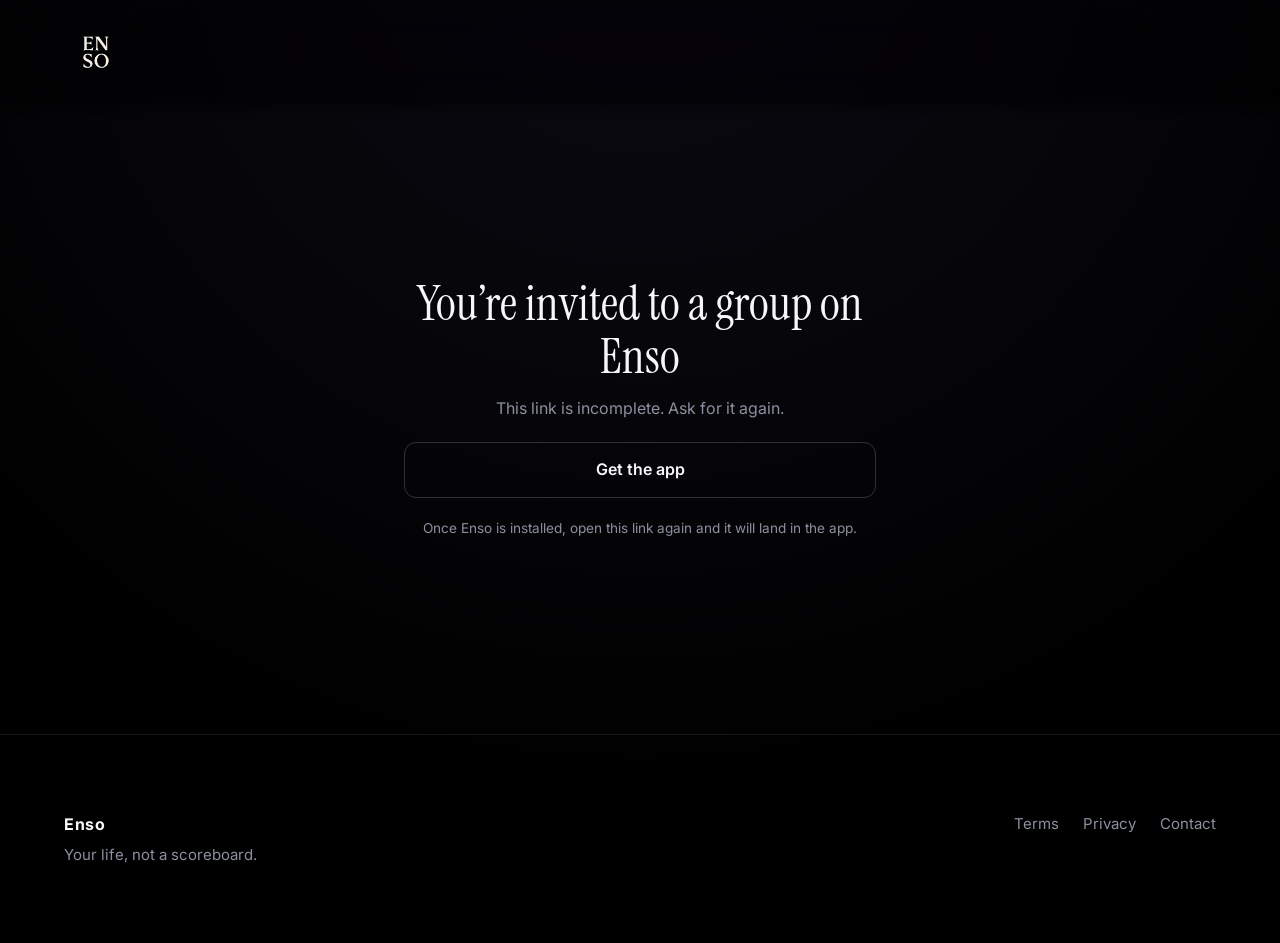
<file: group.html>
<!DOCTYPE html>
<html lang="en">
<head>
    <meta charset="UTF-8">
    <meta name="viewport" content="width=device-width, initial-scale=1.0">
    <meta name="robots" content="noindex">
    <meta name="description" content="This is a private group invite. It only works inside the app.">
    <title>You’re invited to a group on Enso — Enso</title>
    <meta name="theme-color" content="#000000">
    <meta property="og:title" content="You’re invited to a group on Enso — Enso">
    <meta property="og:description" content="This is a private group invite. It only works inside the app.">
    <meta property="og:type" content="website">
    <meta property="og:image" content="https://ensosocial.app/og-card.jpg">
    <meta property="og:image:width" content="1200">
    <meta property="og:image:height" content="630">
    <meta property="og:site_name" content="Enso">
    <meta name="twitter:card" content="summary_large_image">
    <meta name="twitter:title" content="You’re invited to a group on Enso — Enso">
    <meta name="twitter:description" content="This is a private group invite. It only works inside the app.">
    <meta name="twitter:image" content="https://ensosocial.app/og-card.jpg">
    <link rel="preconnect" href="https://fonts.googleapis.com">
    <link rel="preconnect" href="https://fonts.gstatic.com" crossorigin>
    <link href="https://fonts.googleapis.com/css2?family=Instrument+Serif:ital@0;1&family=Inter:wght@400;500;600&display=swap" rel="stylesheet">
    <link rel="stylesheet" href="/styles.css">
    <link rel="stylesheet" href="/legal.css">
    <link rel="icon" type="image/png" sizes="32x32" href="/favicon.png">
    <link rel="apple-touch-icon" sizes="180x180" href="/apple-touch-icon.png">
</head>
<body>
    <header class="header">
        <nav class="nav">
            <a href="/" class="nav-brand"><img src="/ENSO-BG-Removed.png" alt="Enso" class="logo-img"></a>
        </nav>
    </header>

    <main class="open-page">
        <div class="container">
            <div class="open-card">
                <h1>You’re invited to a group on Enso</h1>
                <p id="lead">This is a private group invite. It only works inside the app.</p>
                <div class="open-actions">
                    <a class="open-primary" id="open" href="#">Open in Enso</a>
                    <a class="open-secondary" id="store" href="/#download" rel="noopener">Get the app</a>
                </div>
                <p style="margin-top:1.25rem;font-size:.85rem">Once Enso is installed, open this link again and it will land in the app.</p>
            </div>
        </div>
    </main>
    <script>
      (function () {
        // Same path, custom scheme — works before domain verification has propagated.
        var code = (location.pathname.match(/\/g\/([0-9a-f]{16})/i) || [])[1];
        var open = document.getElementById('open');
        if (!code) { open.style.display = 'none'; document.getElementById('lead').textContent = 'This link is incomplete. Ask for it again.'; return; }
        open.href = 'enso://g/' + code;
        var ua = navigator.userAgent || '';
        var store = document.getElementById('store');
        // Android stays on /#download until the Play listing is public; restore the Play URL on launch day.
        if (/iphone|ipad|ipod/i.test(ua)) store.href = 'https://apps.apple.com/app/id6805994959';
      })();
    </script>

    <footer class="footer">
        <div class="container">
            <div class="footer-content">
                <div class="footer-brand"><strong>Enso</strong><p class="footer-tagline">Your life, not a scoreboard.</p></div>
                <nav class="footer-links" aria-label="Footer navigation">
                    <a href="/terms">Terms</a><a href="/privacy">Privacy</a><a href="mailto:support@ensosocial.app">Contact</a>
                </nav>
            </div>
        </div>
    </footer>
</body>
</html>
</file>
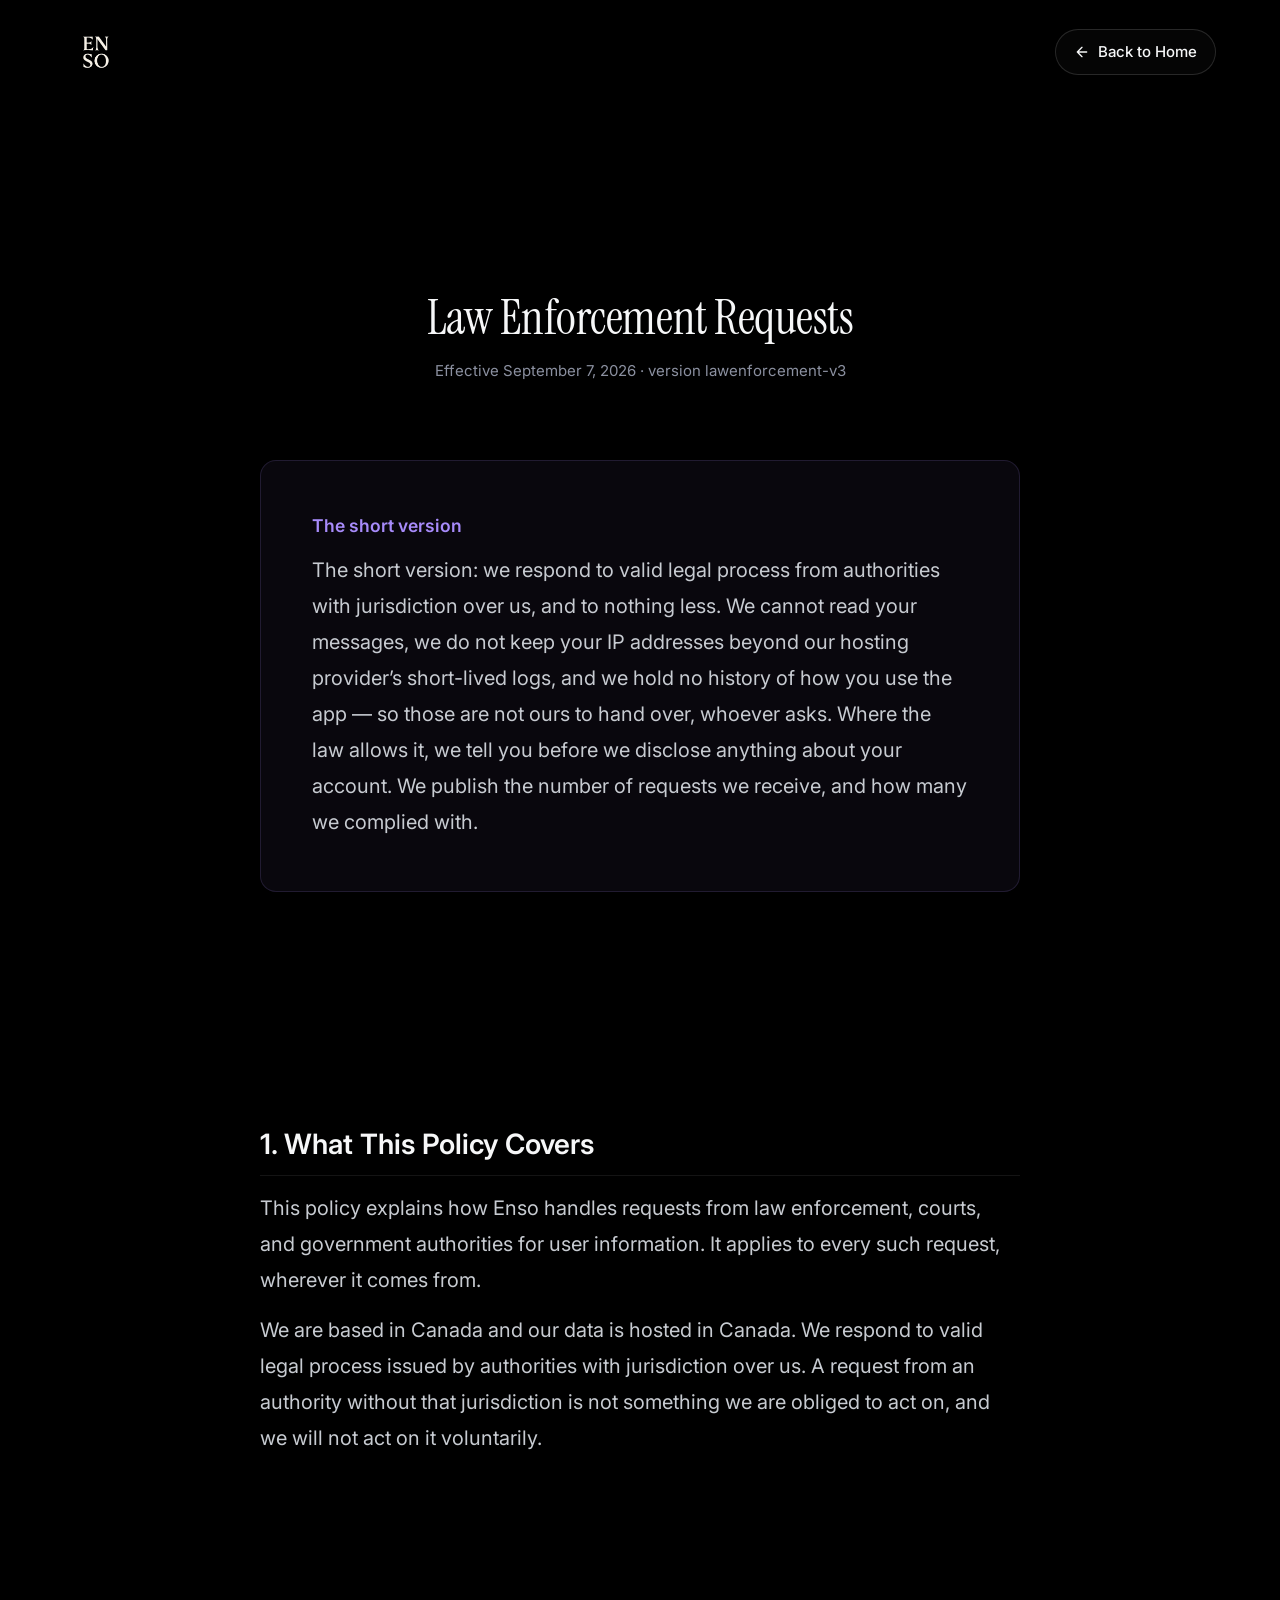
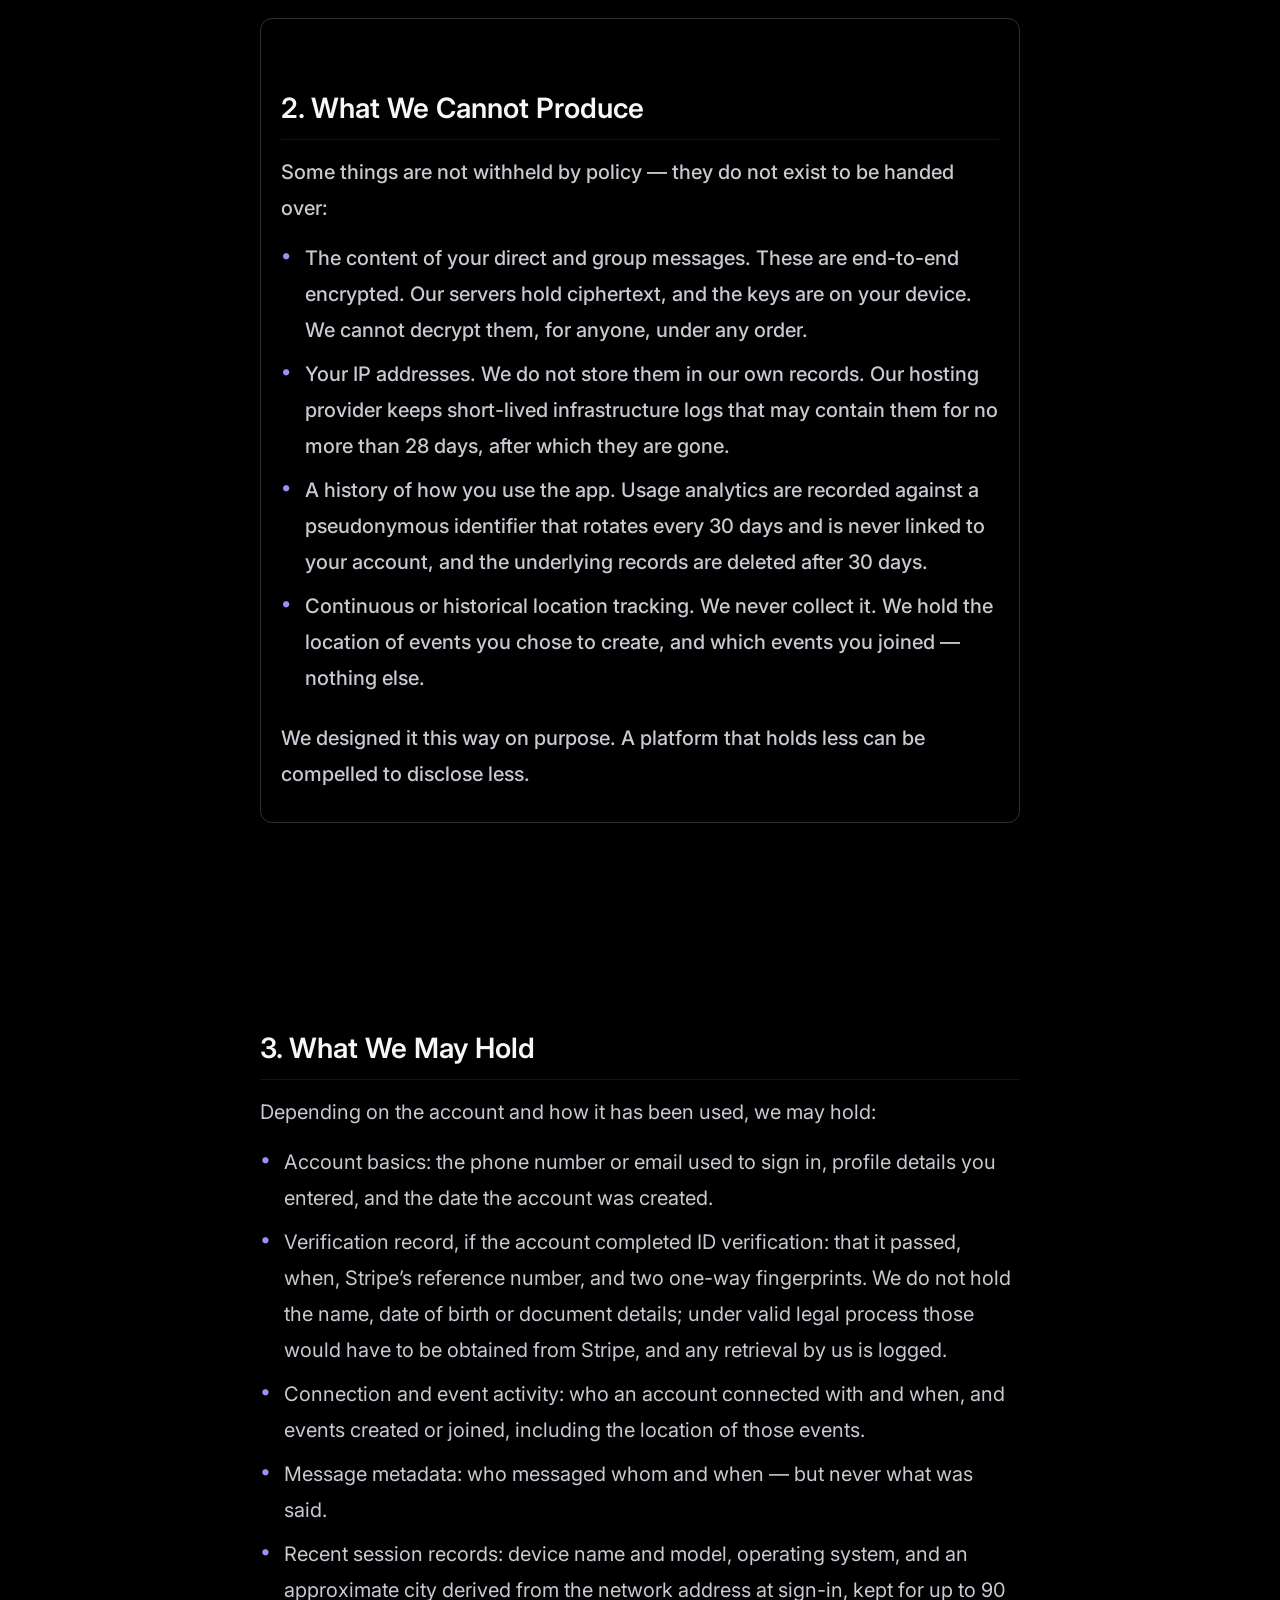
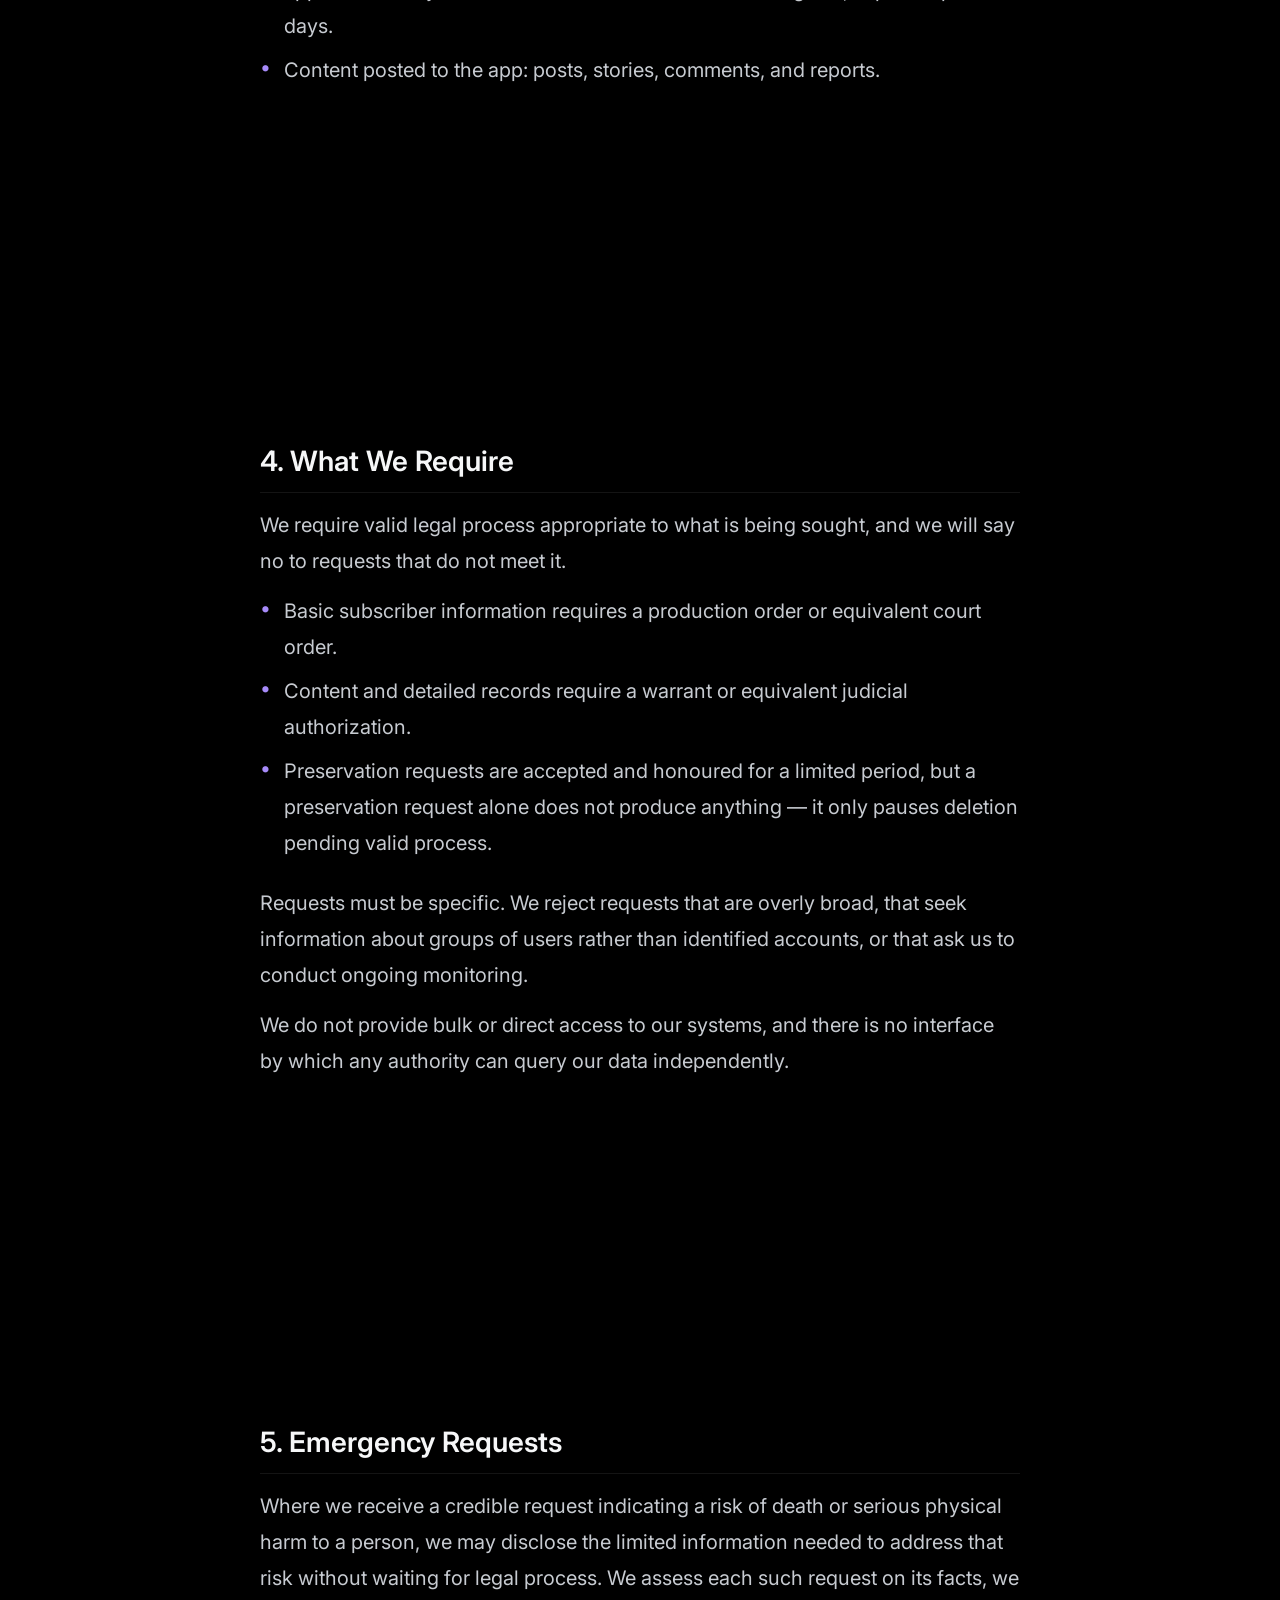
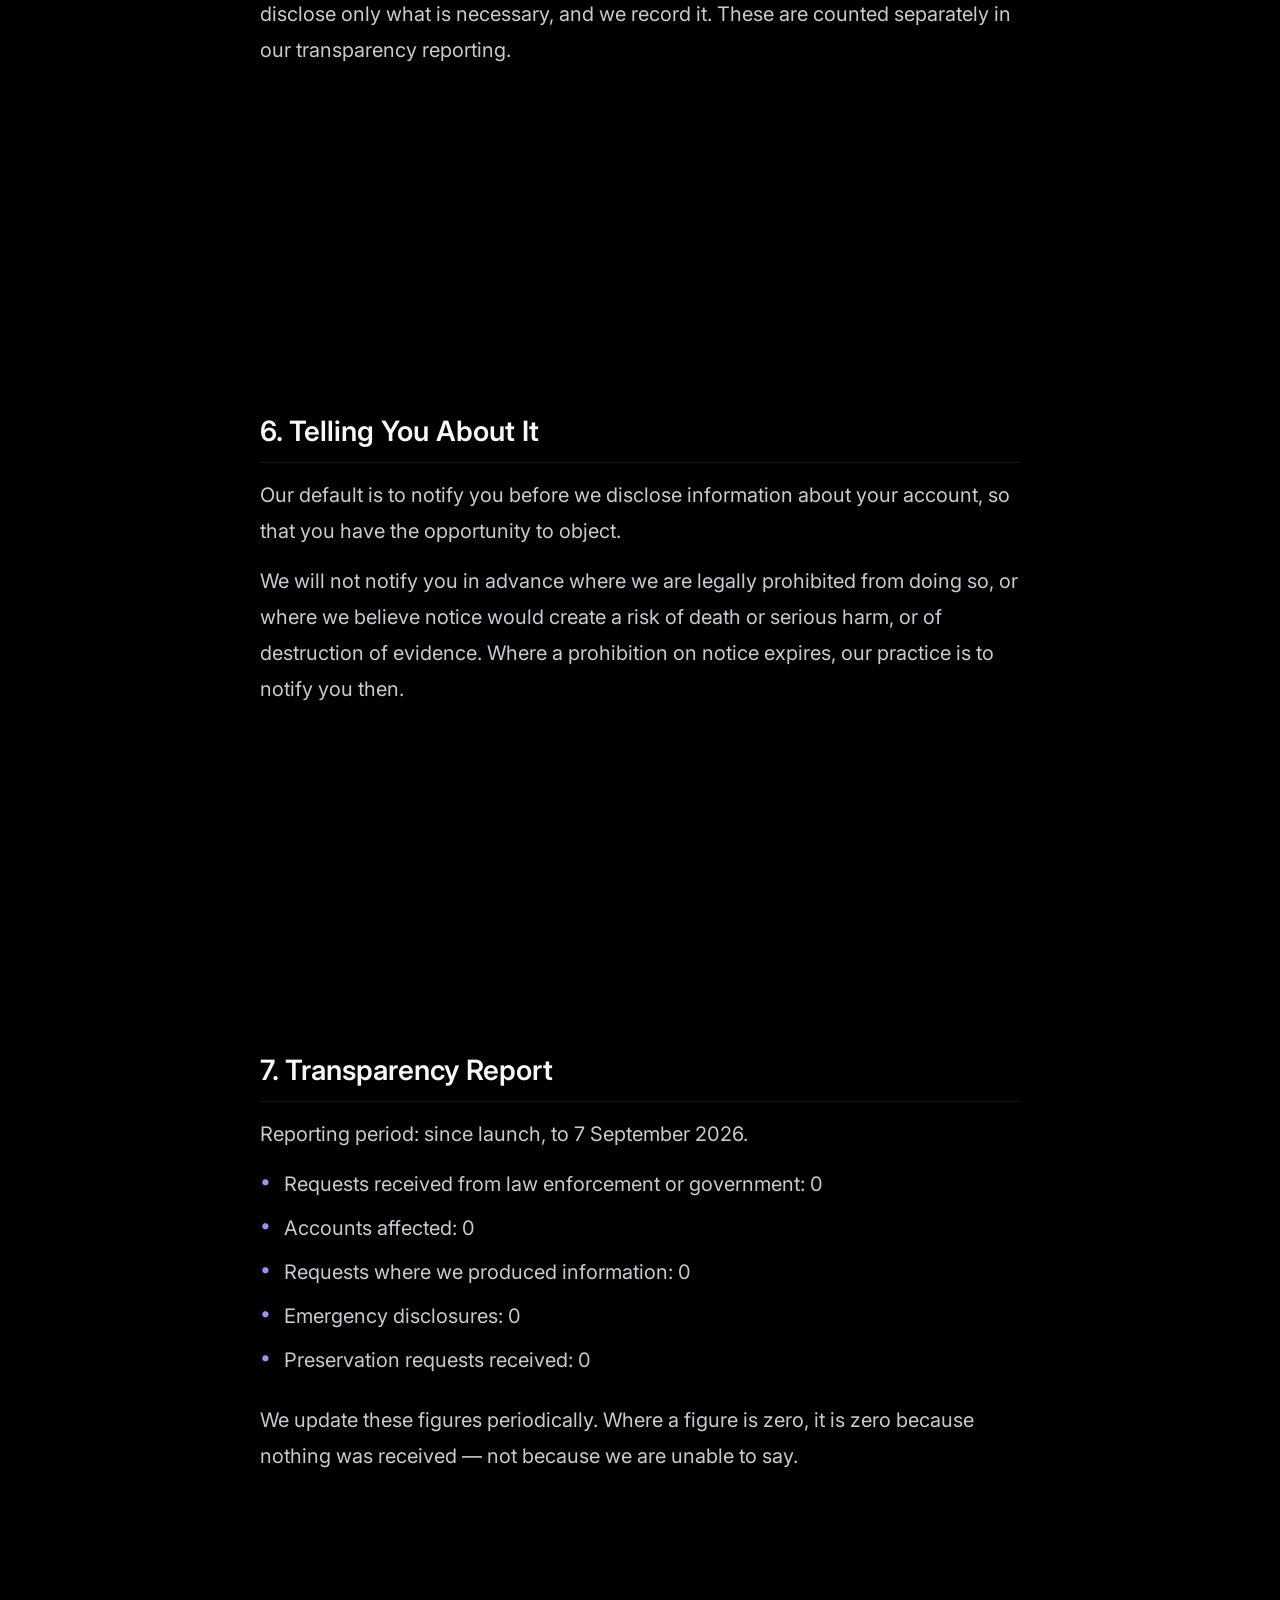
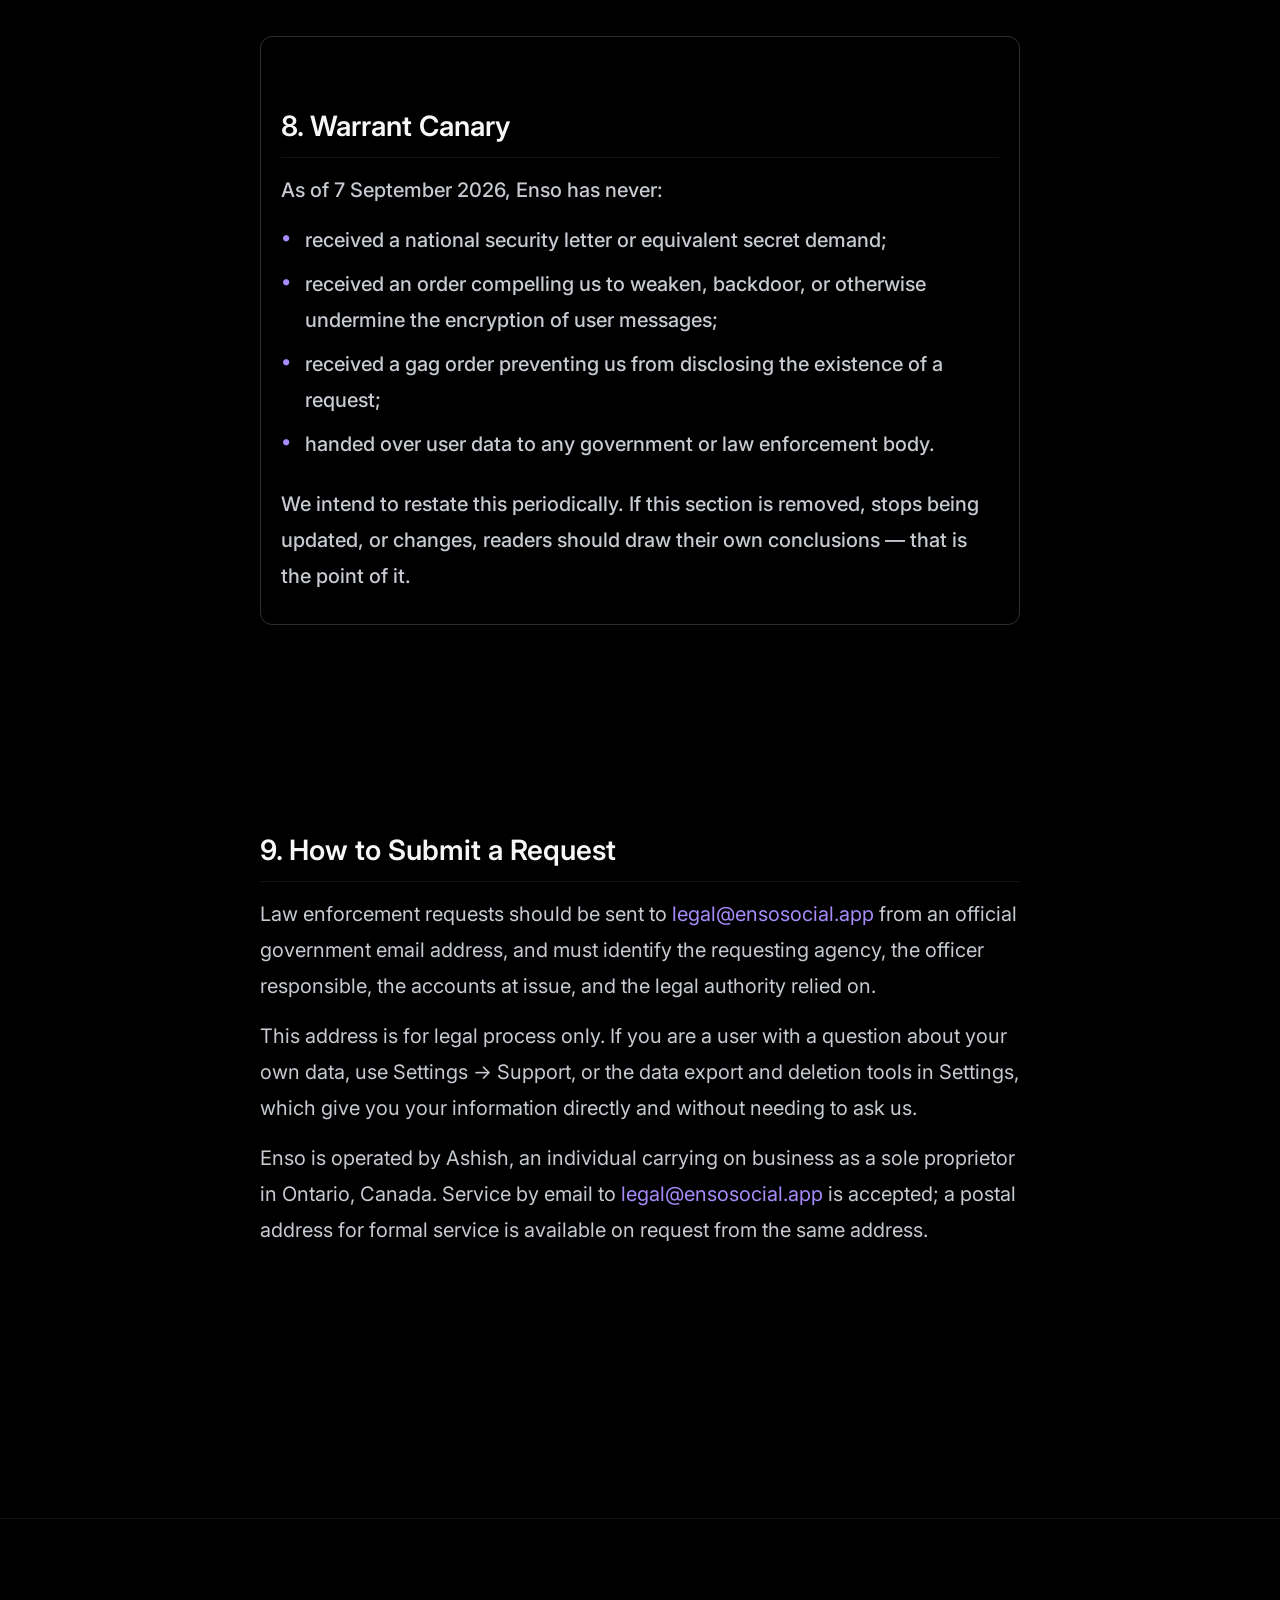
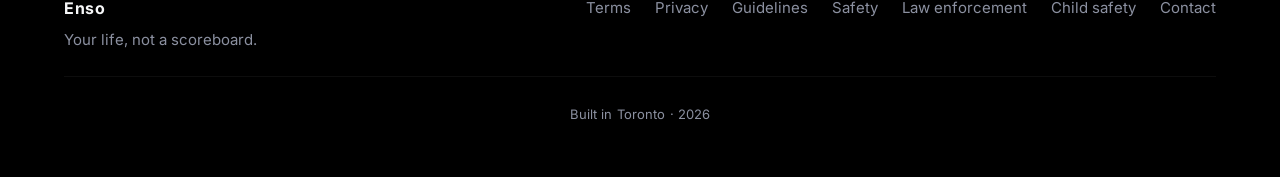
<file: law-enforcement.html>
<!DOCTYPE html>
<html lang="en">
<head>
    <meta charset="UTF-8">
    <meta name="viewport" content="width=device-width, initial-scale=1.0">
    <meta name="description" content="What Enso holds, what it cannot produce, and the process for lawful requests.">
    <title>Law Enforcement Requests — Enso</title>
    <link rel="preconnect" href="https://fonts.googleapis.com">
    <link rel="preconnect" href="https://fonts.gstatic.com" crossorigin>
    <link href="https://fonts.googleapis.com/css2?family=Instrument+Serif:ital@0;1&family=Inter:wght@400;500;600&display=swap" rel="stylesheet">
    <link rel="stylesheet" href="./styles.css">
    <link rel="stylesheet" href="./legal.css">
    <link rel="icon" type="image/png" sizes="32x32" href="./favicon.png">
    <link rel="shortcut icon" href="./favicon.png">
    <link rel="apple-touch-icon" sizes="180x180" href="./apple-touch-icon.png">
</head>
<body>
    <!-- GENERATED by enso/scripts/export-legal from enso/constants/legal — do not edit here.
         Version lawenforcement-v3, effective 2026-09-07. -->
    <header class="header">
        <nav class="nav">
            <a href="./" class="nav-brand">
                <img src="./ENSO-BG-Removed.png" alt="Enso" class="logo-img">
            </a>
            <a href="./" class="nav-back">
                <svg viewBox="0 0 24 24" aria-hidden="true"><path d="M19 12H5M12 19l-7-7 7-7"/></svg>
                Back to Home
            </a>
        </nav>
    </header>

    <main class="legal-page">
        <div class="container">
            <div class="legal-header">
                <h1>Law Enforcement Requests</h1>
                <p class="legal-updated">Effective September 7, 2026 · version lawenforcement-v3</p>
            </div>

            <div class="legal-content">
                <div class="tldr-box">
                    <h3>The short version</h3>
                    <p>The short version: we respond to valid legal process from authorities with jurisdiction over us, and to nothing less. We cannot read your messages, we do not keep your IP addresses beyond our hosting provider’s short-lived logs, and we hold no history of how you use the app — so those are not ours to hand over, whoever asks. Where the law allows it, we tell you before we disclose anything about your account. We publish the number of requests we receive, and how many we complied with.</p>
                </div>

                <section>
                    <h2>1. What This Policy Covers</h2>
                    <p>This policy explains how Enso handles requests from law enforcement, courts, and government authorities for user information. It applies to every such request, wherever it comes from.</p>
<p>We are based in Canada and our data is hosted in Canada. We respond to valid legal process issued by authorities with jurisdiction over us. A request from an authority without that jurisdiction is not something we are obliged to act on, and we will not act on it voluntarily.</p>
                </section>

                <section class="legal-emphasized">
                    <h2>2. What We Cannot Produce</h2>
                    <p>Some things are not withheld by policy — they do not exist to be handed over:</p>
<ul><li>The content of your direct and group messages. These are end-to-end encrypted. Our servers hold ciphertext, and the keys are on your device. We cannot decrypt them, for anyone, under any order.</li><li>Your IP addresses. We do not store them in our own records. Our hosting provider keeps short-lived infrastructure logs that may contain them for no more than 28 days, after which they are gone.</li><li>A history of how you use the app. Usage analytics are recorded against a pseudonymous identifier that rotates every 30 days and is never linked to your account, and the underlying records are deleted after 30 days.</li><li>Continuous or historical location tracking. We never collect it. We hold the location of events you chose to create, and which events you joined — nothing else.</li></ul>
<p>We designed it this way on purpose. A platform that holds less can be compelled to disclose less.</p>
                </section>

                <section>
                    <h2>3. What We May Hold</h2>
                    <p>Depending on the account and how it has been used, we may hold:</p>
<ul><li>Account basics: the phone number or email used to sign in, profile details you entered, and the date the account was created.</li><li>Verification record, if the account completed ID verification: that it passed, when, Stripe’s reference number, and two one-way fingerprints. We do not hold the name, date of birth or document details; under valid legal process those would have to be obtained from Stripe, and any retrieval by us is logged.</li><li>Connection and event activity: who an account connected with and when, and events created or joined, including the location of those events.</li><li>Message metadata: who messaged whom and when — but never what was said.</li><li>Recent session records: device name and model, operating system, and an approximate city derived from the network address at sign-in, kept for up to 90 days.</li><li>Content posted to the app: posts, stories, comments, and reports.</li></ul>
                </section>

                <section>
                    <h2>4. What We Require</h2>
                    <p>We require valid legal process appropriate to what is being sought, and we will say no to requests that do not meet it.</p>
<ul><li>Basic subscriber information requires a production order or equivalent court order.</li><li>Content and detailed records require a warrant or equivalent judicial authorization.</li><li>Preservation requests are accepted and honoured for a limited period, but a preservation request alone does not produce anything — it only pauses deletion pending valid process.</li></ul>
<p>Requests must be specific. We reject requests that are overly broad, that seek information about groups of users rather than identified accounts, or that ask us to conduct ongoing monitoring.</p>
<p>We do not provide bulk or direct access to our systems, and there is no interface by which any authority can query our data independently.</p>
                </section>

                <section>
                    <h2>5. Emergency Requests</h2>
                    <p>Where we receive a credible request indicating a risk of death or serious physical harm to a person, we may disclose the limited information needed to address that risk without waiting for legal process. We assess each such request on its facts, we disclose only what is necessary, and we record it. These are counted separately in our transparency reporting.</p>
                </section>

                <section>
                    <h2>6. Telling You About It</h2>
                    <p>Our default is to notify you before we disclose information about your account, so that you have the opportunity to object.</p>
<p>We will not notify you in advance where we are legally prohibited from doing so, or where we believe notice would create a risk of death or serious harm, or of destruction of evidence. Where a prohibition on notice expires, our practice is to notify you then.</p>
                </section>

                <section>
                    <h2>7. Transparency Report</h2>
                    <p>Reporting period: since launch, to 7 September 2026.</p>
<ul><li>Requests received from law enforcement or government: 0</li><li>Accounts affected: 0</li><li>Requests where we produced information: 0</li><li>Emergency disclosures: 0</li><li>Preservation requests received: 0</li></ul>
<p>We update these figures periodically. Where a figure is zero, it is zero because nothing was received — not because we are unable to say.</p>
                </section>

                <section class="legal-emphasized">
                    <h2>8. Warrant Canary</h2>
                    <p>As of 7 September 2026, Enso has never:</p>
<ul><li>received a national security letter or equivalent secret demand;</li><li>received an order compelling us to weaken, backdoor, or otherwise undermine the encryption of user messages;</li><li>received a gag order preventing us from disclosing the existence of a request;</li><li>handed over user data to any government or law enforcement body.</li></ul>
<p>We intend to restate this periodically. If this section is removed, stops being updated, or changes, readers should draw their own conclusions — that is the point of it.</p>
                </section>

                <section>
                    <h2>9. How to Submit a Request</h2>
                    <p>Law enforcement requests should be sent to <a href="mailto:legal@ensosocial.app">legal@ensosocial.app</a> from an official government email address, and must identify the requesting agency, the officer responsible, the accounts at issue, and the legal authority relied on.</p>
<p>This address is for legal process only. If you are a user with a question about your own data, use Settings → Support, or the data export and deletion tools in Settings, which give you your information directly and without needing to ask us.</p>
<p>Enso is operated by Ashish, an individual carrying on business as a sole proprietor in Ontario, Canada. Service by email to <a href="mailto:legal@ensosocial.app">legal@ensosocial.app</a> is accepted; a postal address for formal service is available on request from the same address.</p>
                </section>
            </div>
        </div>
    </main>

    <footer class="footer">
        <div class="container">
            <div class="footer-content">
                <div class="footer-brand">
                    <strong>Enso</strong>
                    <p class="footer-tagline">Your life, not a scoreboard.</p>
                </div>
                <nav class="footer-links" aria-label="Footer navigation">
                    <a href="./terms">Terms</a>
                    <a href="./privacy">Privacy</a>
                    <a href="./community-guidelines">Guidelines</a>
                    <a href="./safety">Safety</a>
                    <a href="./law-enforcement">Law enforcement</a>
                    <a href="./child-safety">Child safety</a>
                    <a href="mailto:support@ensosocial.app">Contact</a>
                </nav>
            </div>
            <div class="footer-bottom">
                <small>Built in Toronto · 2026</small>
            </div>
        </div>
    </footer>
</body>
</html>
</file>
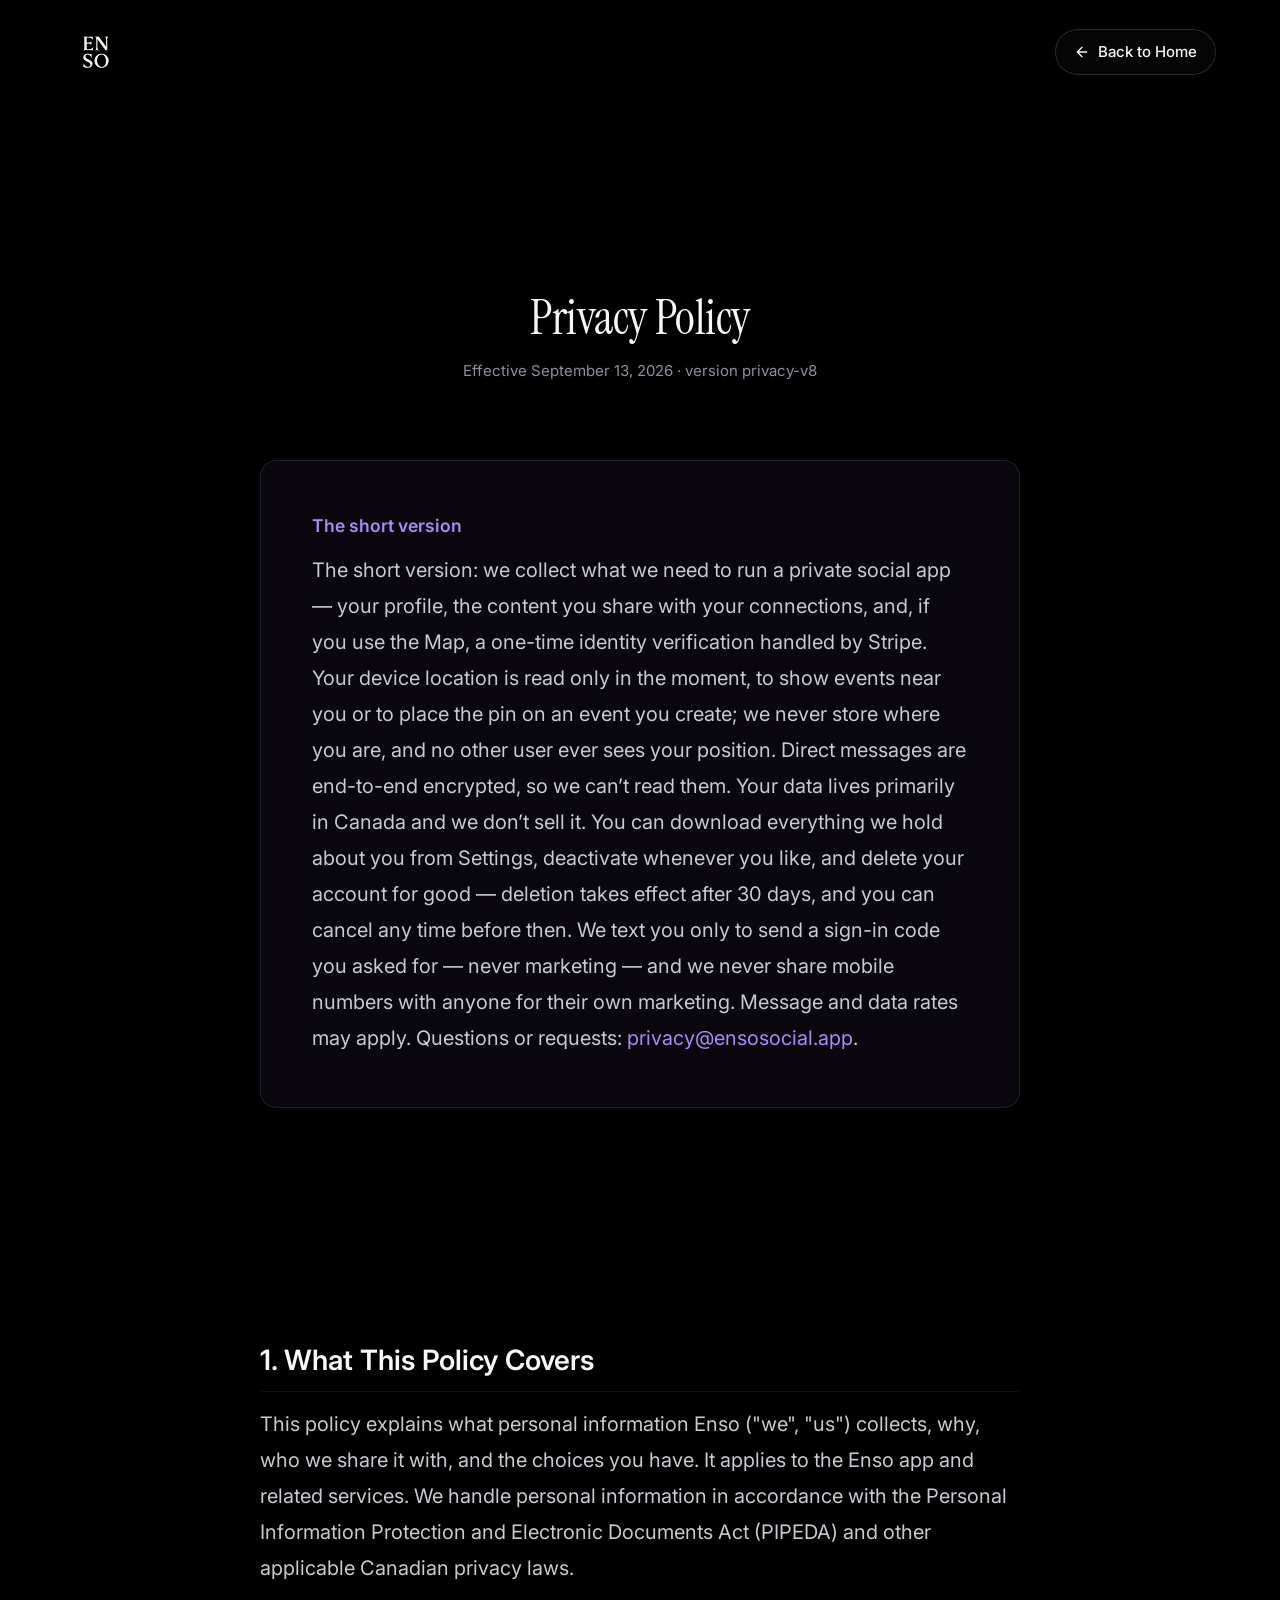
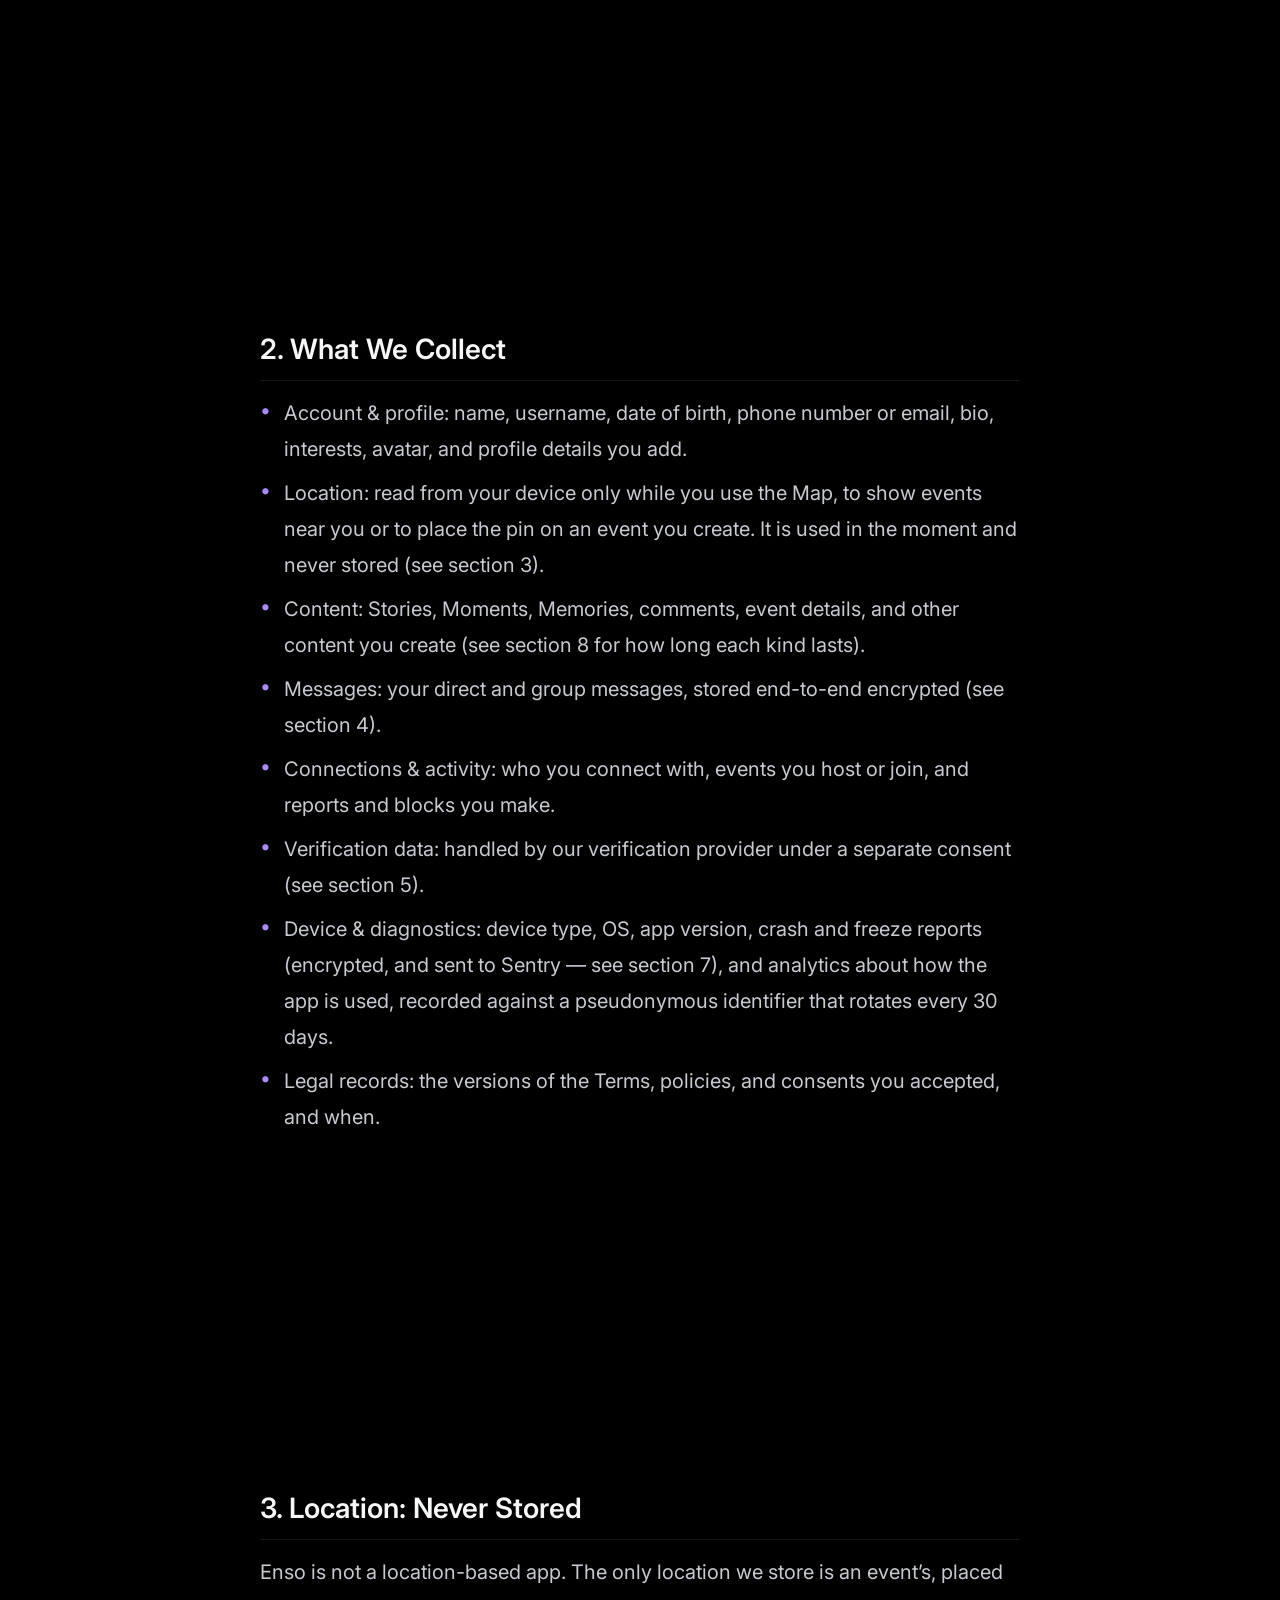
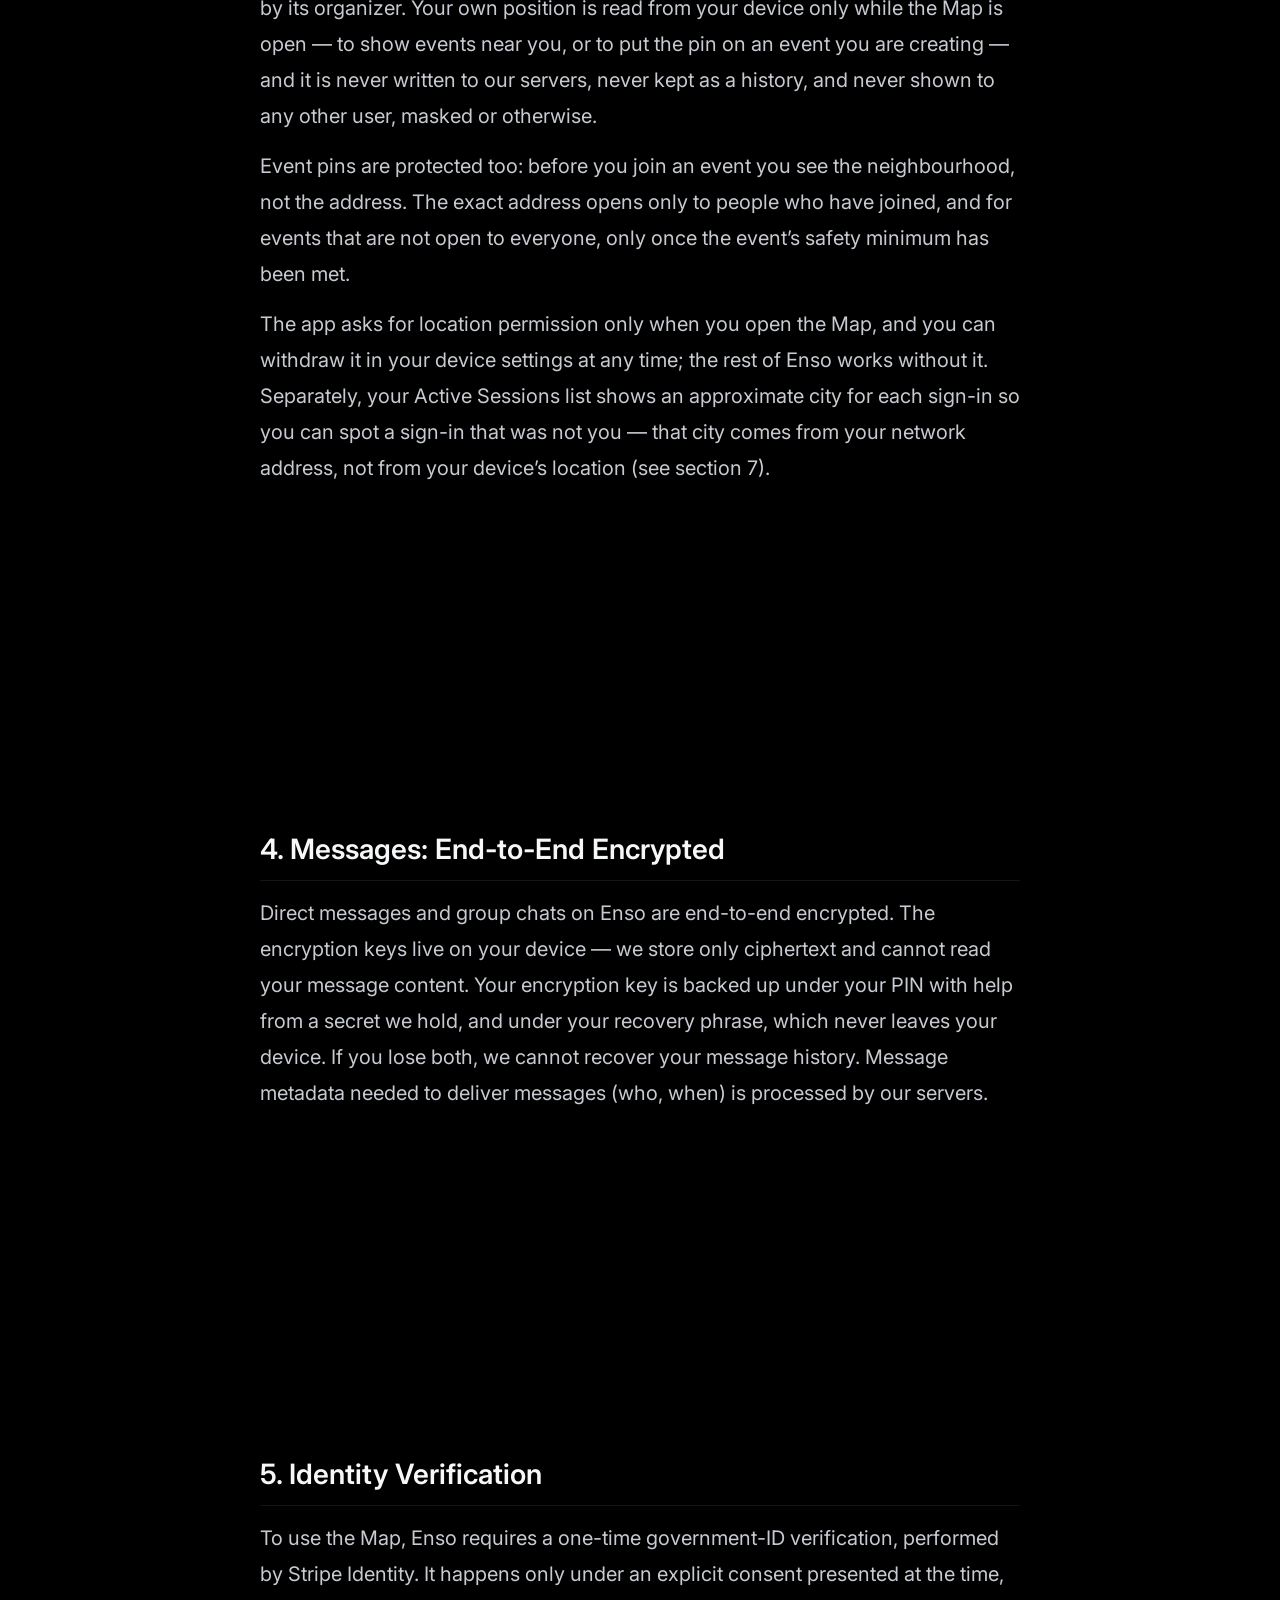
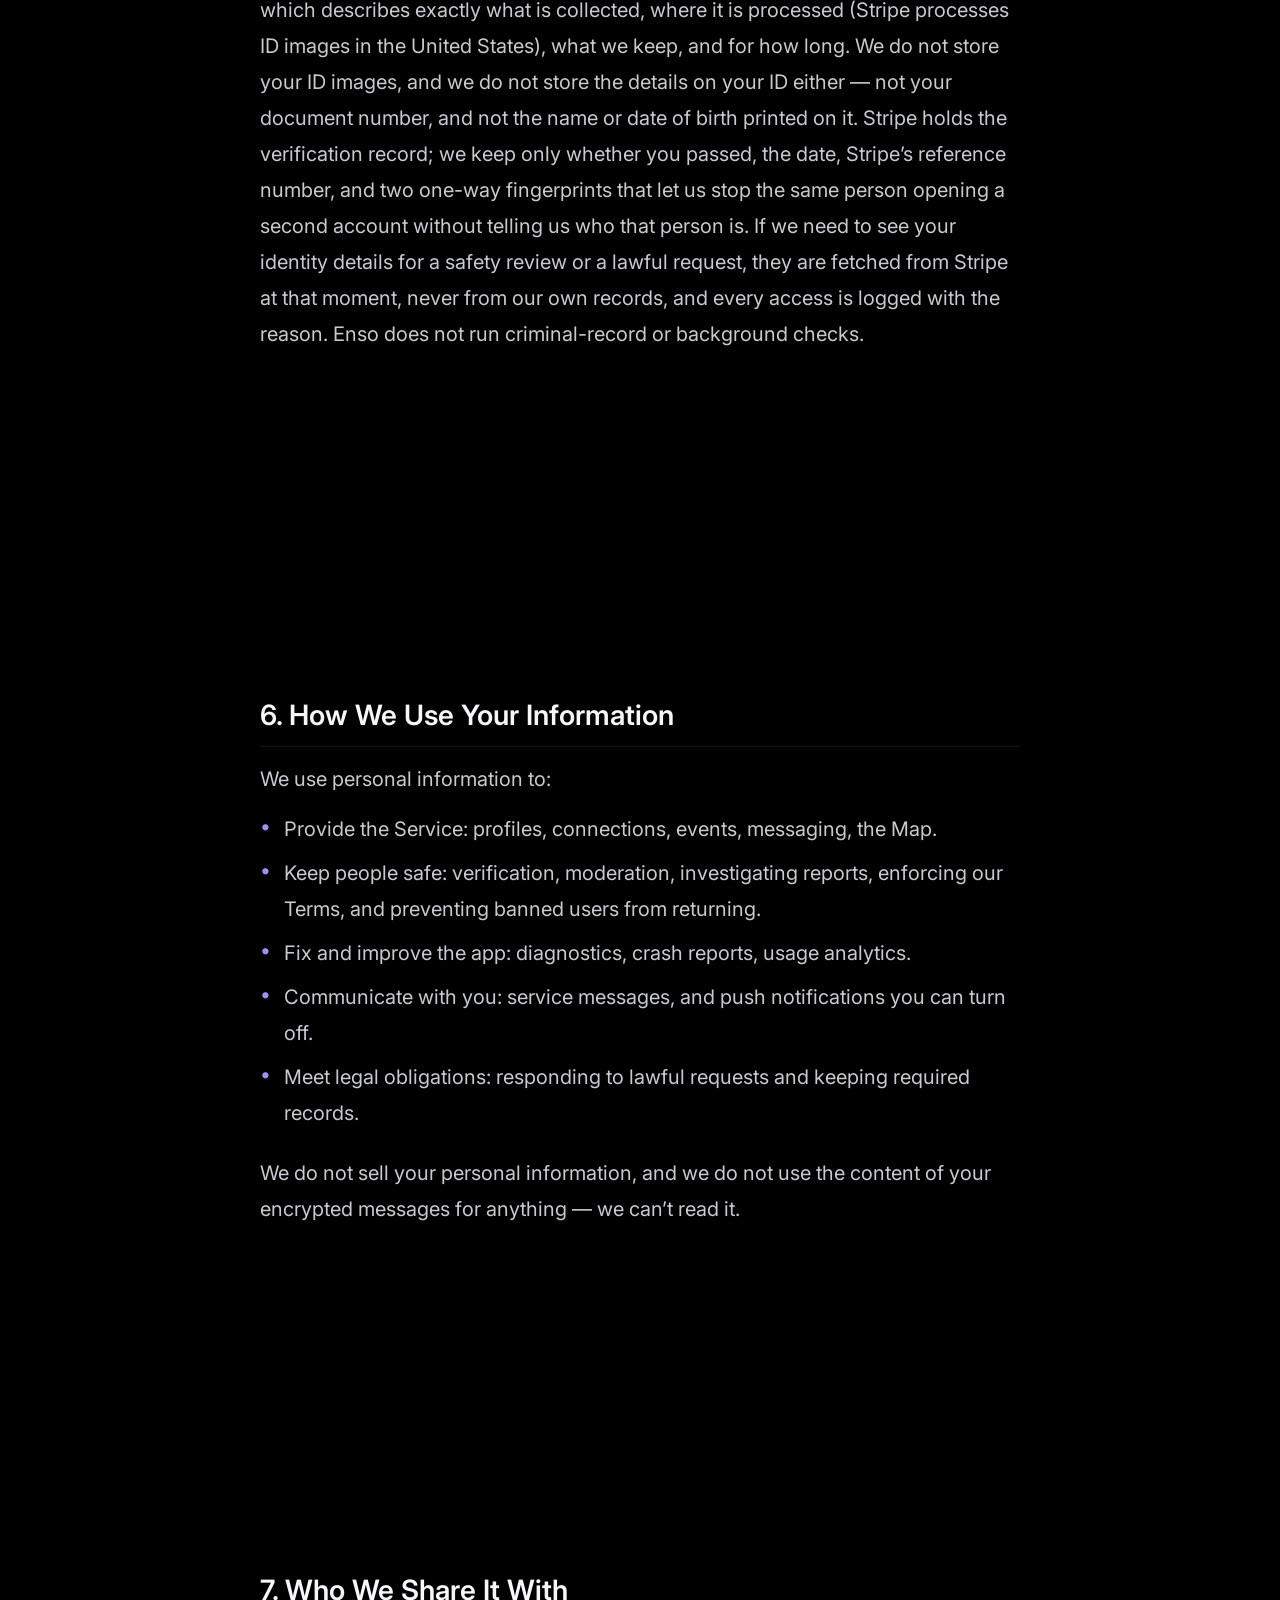
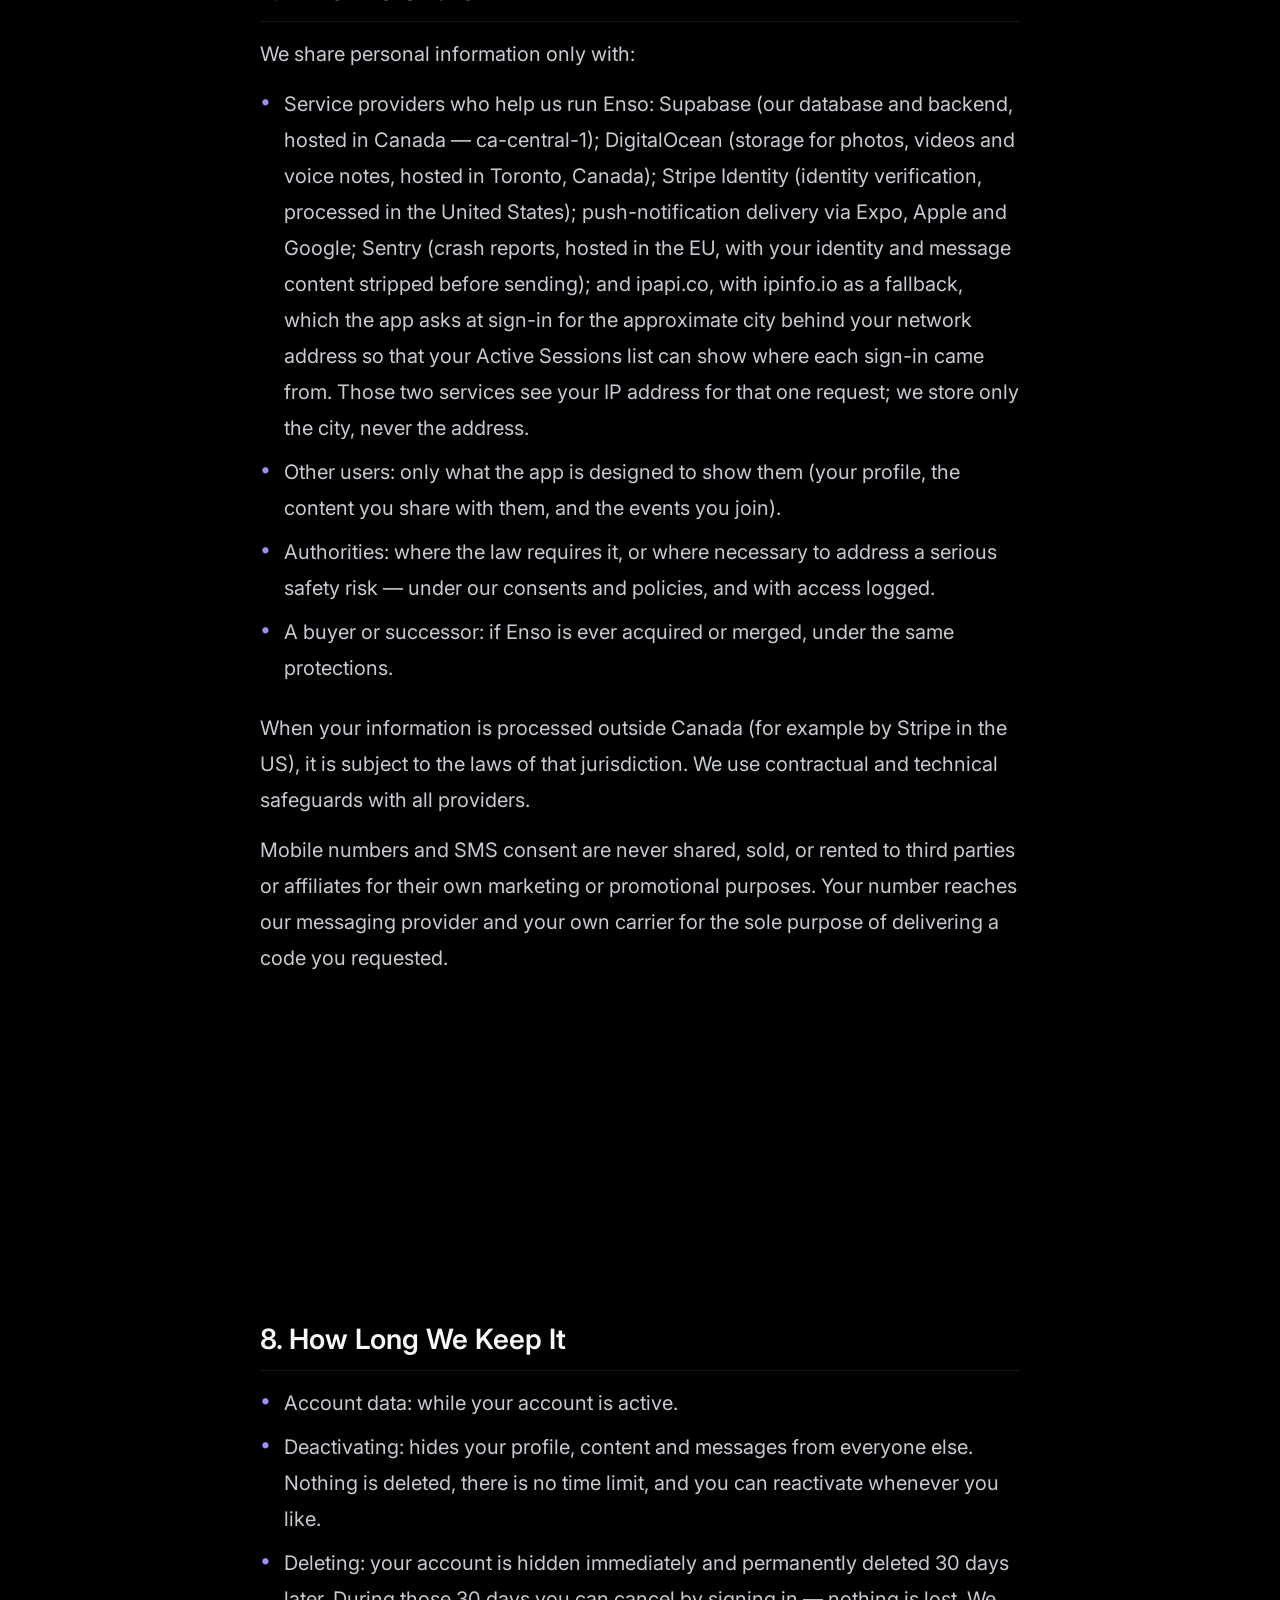
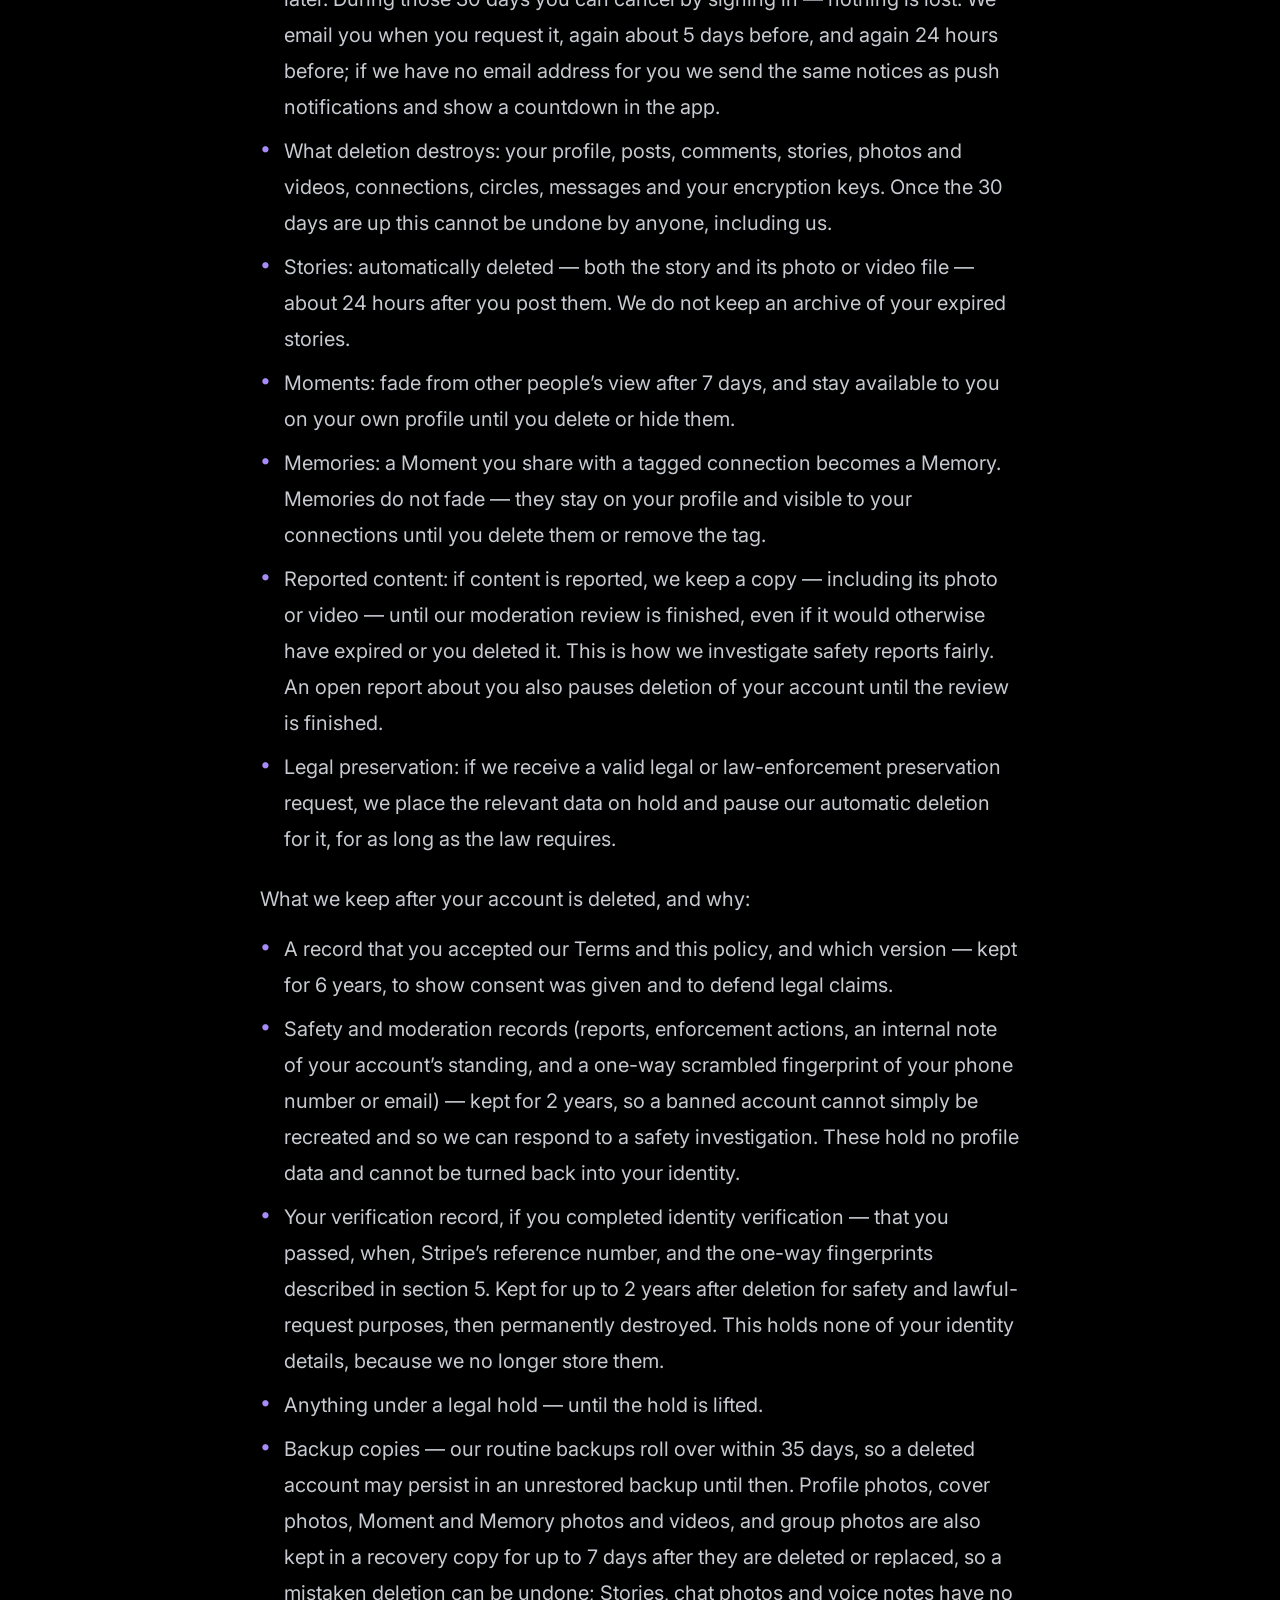
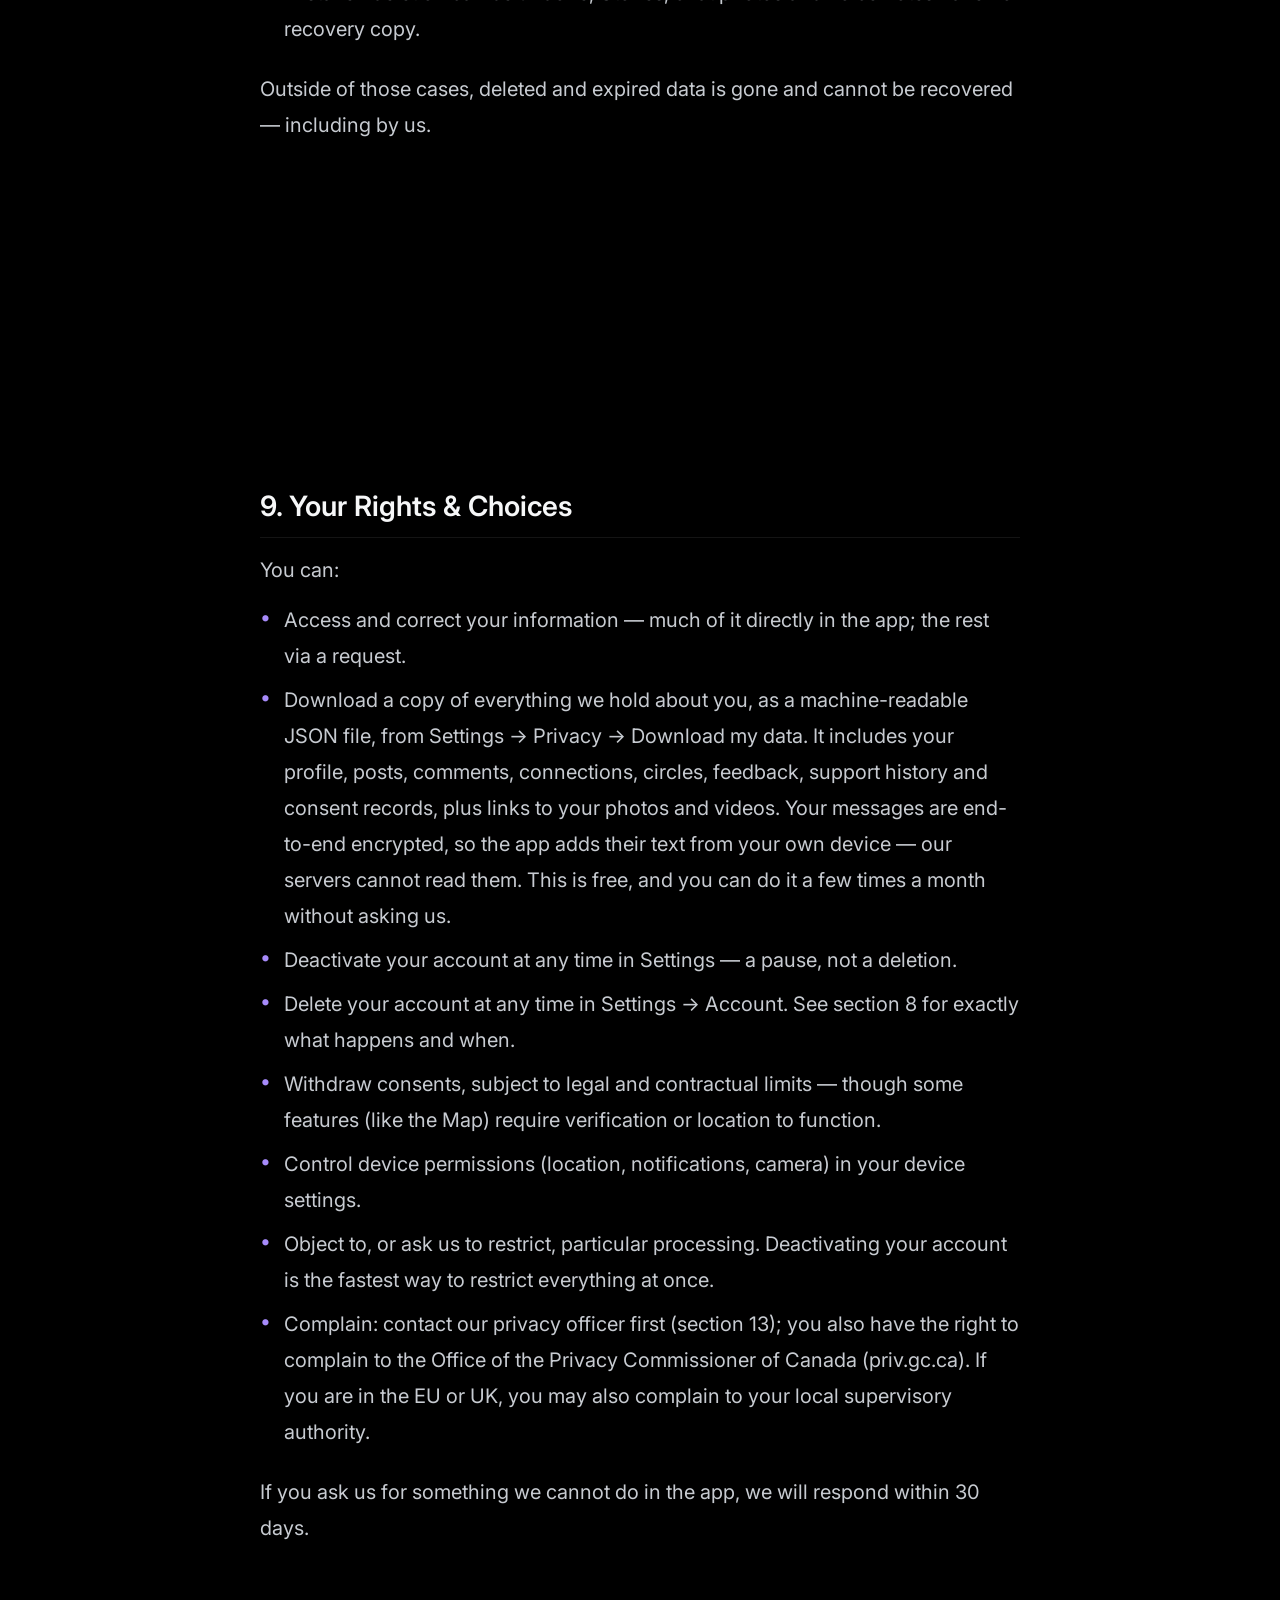
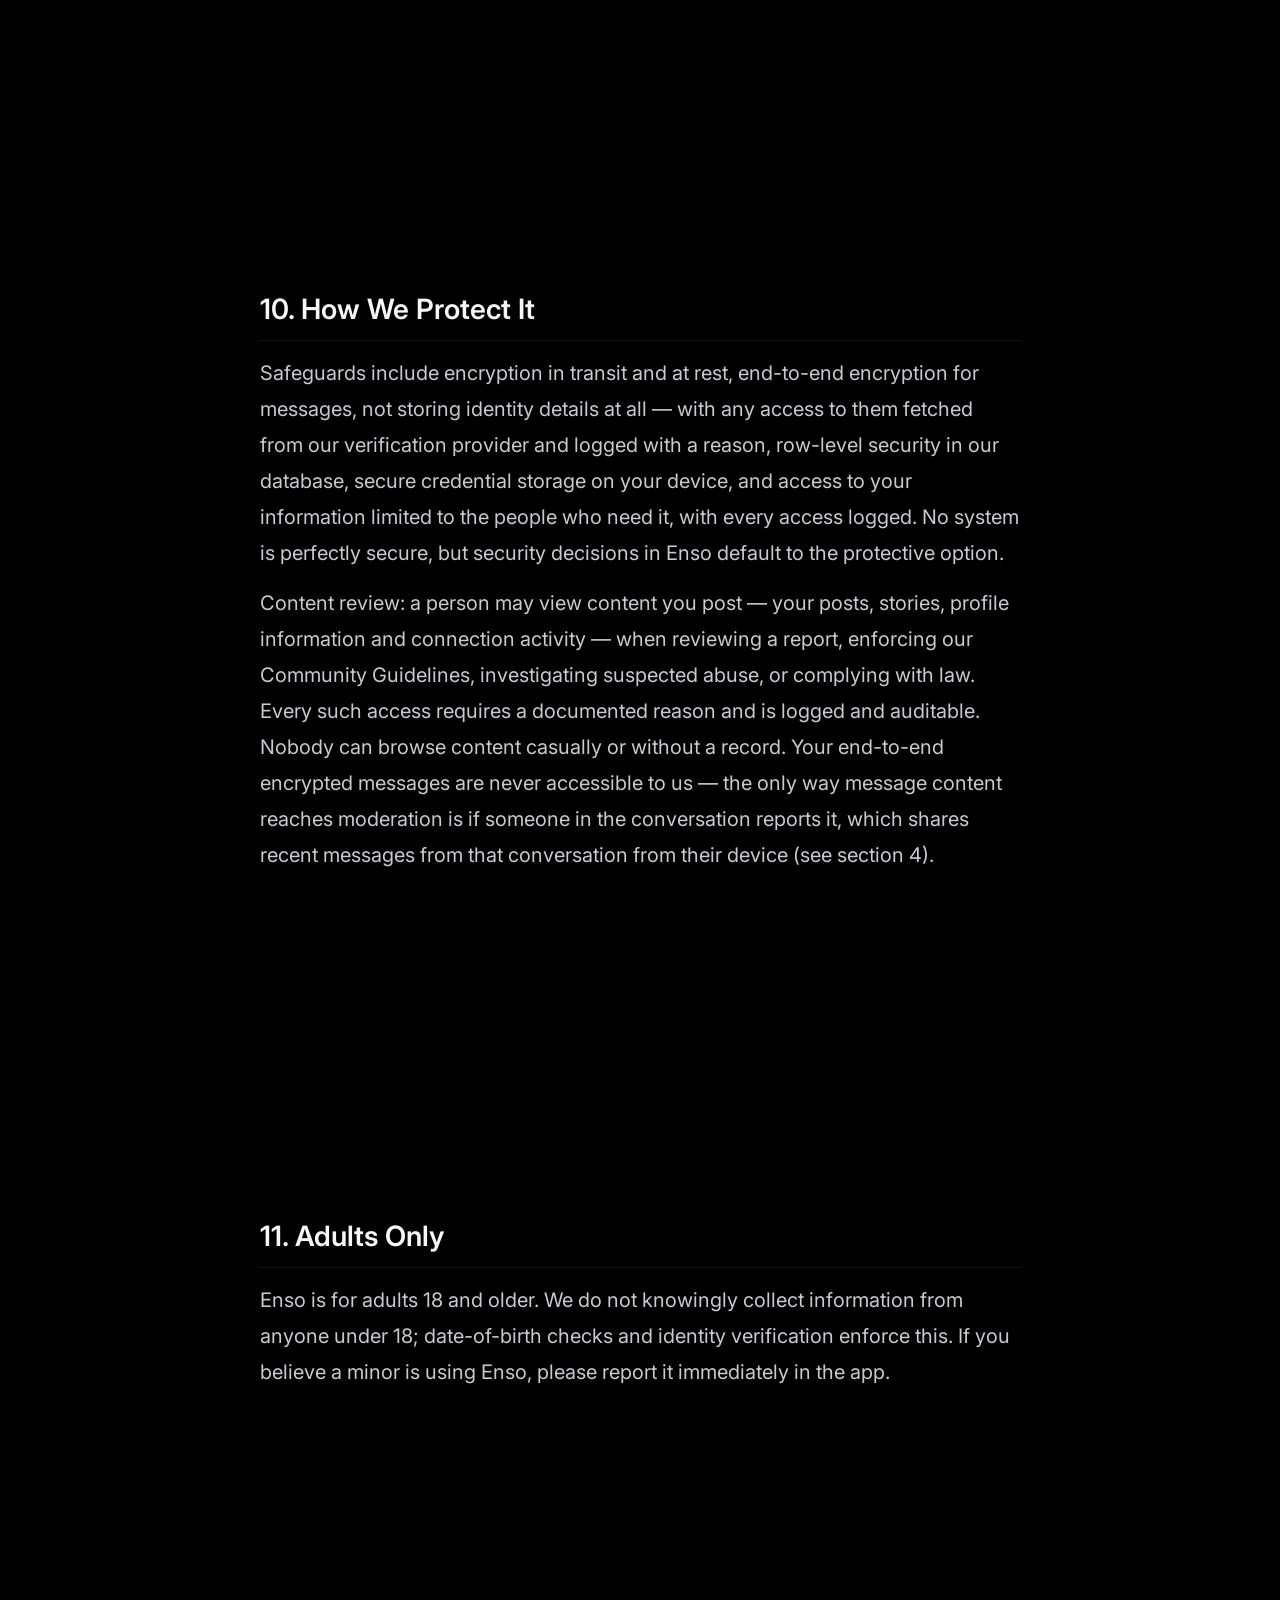
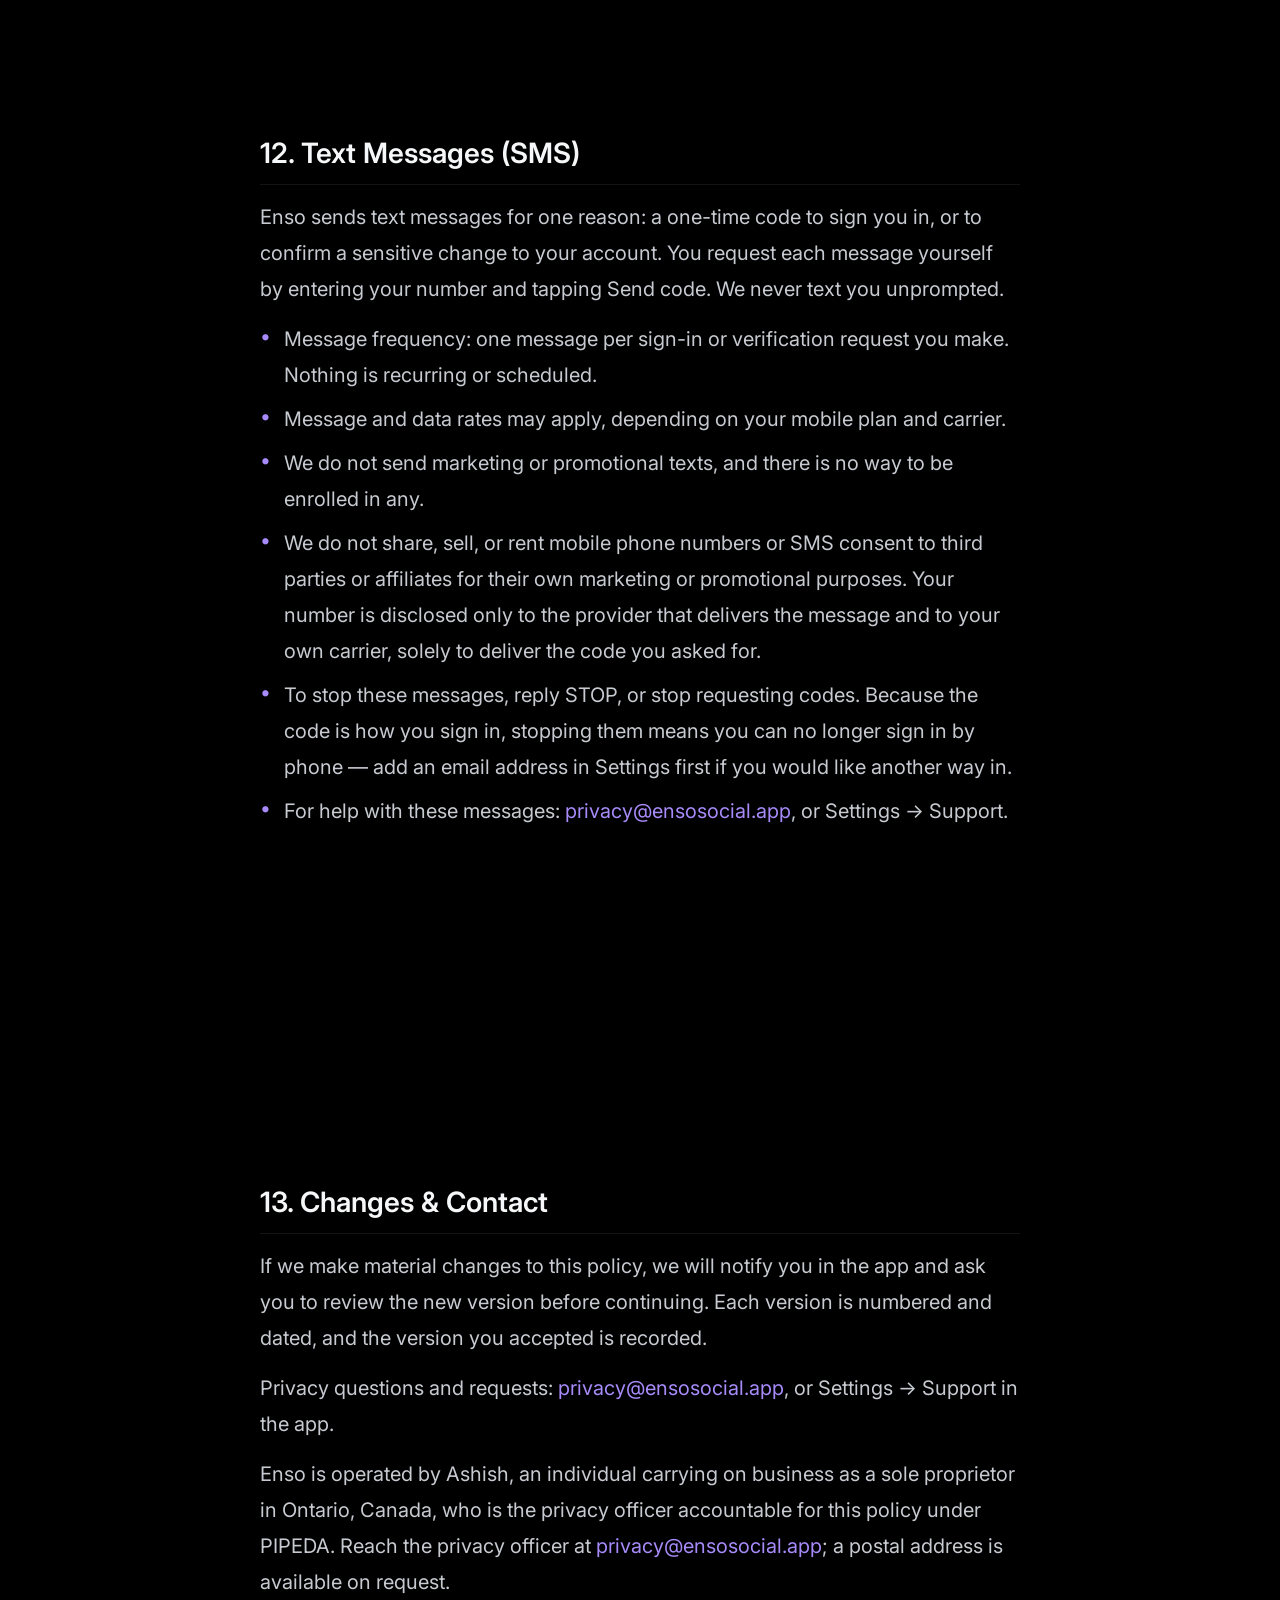
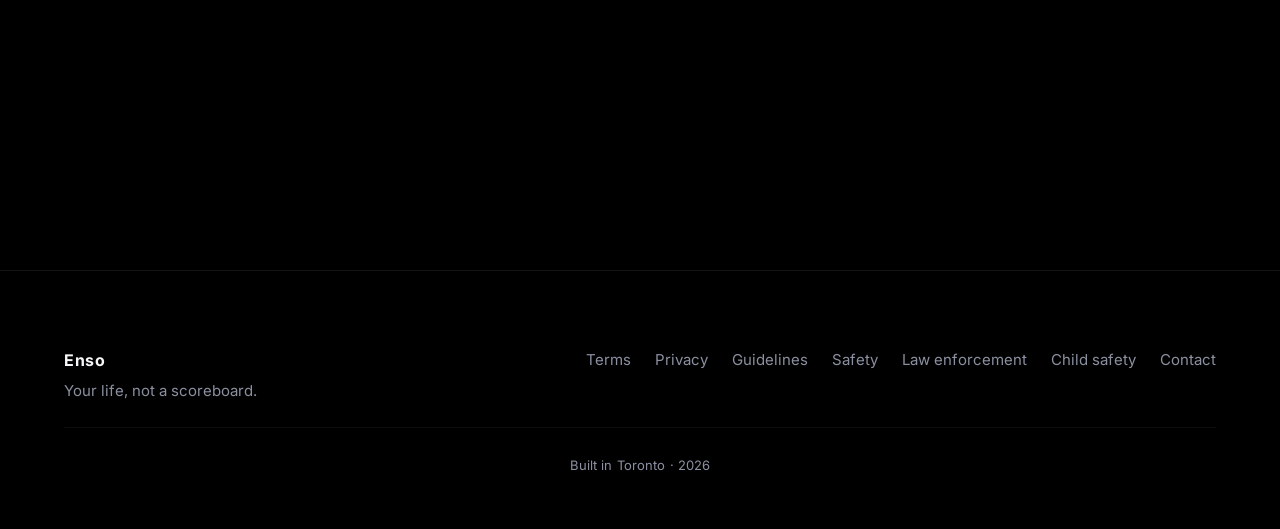
<file: privacy.html>
<!DOCTYPE html>
<html lang="en">
<head>
    <meta charset="UTF-8">
    <meta name="viewport" content="width=device-width, initial-scale=1.0">
    <meta name="description" content="How Enso collects, uses, shares and protects personal information.">
    <title>Privacy Policy — Enso</title>
    <link rel="preconnect" href="https://fonts.googleapis.com">
    <link rel="preconnect" href="https://fonts.gstatic.com" crossorigin>
    <link href="https://fonts.googleapis.com/css2?family=Instrument+Serif:ital@0;1&family=Inter:wght@400;500;600&display=swap" rel="stylesheet">
    <link rel="stylesheet" href="./styles.css">
    <link rel="stylesheet" href="./legal.css">
    <link rel="icon" type="image/png" sizes="32x32" href="./favicon.png">
    <link rel="shortcut icon" href="./favicon.png">
    <link rel="apple-touch-icon" sizes="180x180" href="./apple-touch-icon.png">
</head>
<body>
    <!-- GENERATED by enso/scripts/export-legal from enso/constants/legal — do not edit here.
         Version privacy-v8, effective 2026-09-13. -->
    <header class="header">
        <nav class="nav">
            <a href="./" class="nav-brand">
                <img src="./ENSO-BG-Removed.png" alt="Enso" class="logo-img">
            </a>
            <a href="./" class="nav-back">
                <svg viewBox="0 0 24 24" aria-hidden="true"><path d="M19 12H5M12 19l-7-7 7-7"/></svg>
                Back to Home
            </a>
        </nav>
    </header>

    <main class="legal-page">
        <div class="container">
            <div class="legal-header">
                <h1>Privacy Policy</h1>
                <p class="legal-updated">Effective September 13, 2026 · version privacy-v8</p>
            </div>

            <div class="legal-content">
                <div class="tldr-box">
                    <h3>The short version</h3>
                    <p>The short version: we collect what we need to run a private social app — your profile, the content you share with your connections, and, if you use the Map, a one-time identity verification handled by Stripe. Your device location is read only in the moment, to show events near you or to place the pin on an event you create; we never store where you are, and no other user ever sees your position. Direct messages are end-to-end encrypted, so we can’t read them. Your data lives primarily in Canada and we don’t sell it. You can download everything we hold about you from Settings, deactivate whenever you like, and delete your account for good — deletion takes effect after 30 days, and you can cancel any time before then. We text you only to send a sign-in code you asked for — never marketing — and we never share mobile numbers with anyone for their own marketing. Message and data rates may apply. Questions or requests: <a href="mailto:privacy@ensosocial.app">privacy@ensosocial.app</a>.</p>
                </div>

                <section>
                    <h2>1. What This Policy Covers</h2>
                    <p>This policy explains what personal information Enso (&quot;we&quot;, &quot;us&quot;) collects, why, who we share it with, and the choices you have. It applies to the Enso app and related services. We handle personal information in accordance with the Personal Information Protection and Electronic Documents Act (PIPEDA) and other applicable Canadian privacy laws.</p>
                </section>

                <section>
                    <h2>2. What We Collect</h2>
                    <ul><li>Account &amp; profile: name, username, date of birth, phone number or email, bio, interests, avatar, and profile details you add.</li><li>Location: read from your device only while you use the Map, to show events near you or to place the pin on an event you create. It is used in the moment and never stored (see section 3).</li><li>Content: Stories, Moments, Memories, comments, event details, and other content you create (see section 8 for how long each kind lasts).</li><li>Messages: your direct and group messages, stored end-to-end encrypted (see section 4).</li><li>Connections &amp; activity: who you connect with, events you host or join, and reports and blocks you make.</li><li>Verification data: handled by our verification provider under a separate consent (see section 5).</li><li>Device &amp; diagnostics: device type, OS, app version, crash and freeze reports (encrypted, and sent to Sentry — see section 7), and analytics about how the app is used, recorded against a pseudonymous identifier that rotates every 30 days.</li><li>Legal records: the versions of the Terms, policies, and consents you accepted, and when.</li></ul>
                </section>

                <section>
                    <h2>3. Location: Never Stored</h2>
                    <p>Enso is not a location-based app. The only location we store is an event’s, placed by its organizer. Your own position is read from your device only while the Map is open — to show events near you, or to put the pin on an event you are creating — and it is never written to our servers, never kept as a history, and never shown to any other user, masked or otherwise.</p>
<p>Event pins are protected too: before you join an event you see the neighbourhood, not the address. The exact address opens only to people who have joined, and for events that are not open to everyone, only once the event’s safety minimum has been met.</p>
<p>The app asks for location permission only when you open the Map, and you can withdraw it in your device settings at any time; the rest of Enso works without it. Separately, your Active Sessions list shows an approximate city for each sign-in so you can spot a sign-in that was not you — that city comes from your network address, not from your device’s location (see section 7).</p>
                </section>

                <section>
                    <h2>4. Messages: End-to-End Encrypted</h2>
                    <p>Direct messages and group chats on Enso are end-to-end encrypted. The encryption keys live on your device — we store only ciphertext and cannot read your message content. Your encryption key is backed up under your PIN with help from a secret we hold, and under your recovery phrase, which never leaves your device. If you lose both, we cannot recover your message history. Message metadata needed to deliver messages (who, when) is processed by our servers.</p>
                </section>

                <section>
                    <h2>5. Identity Verification</h2>
                    <p>To use the Map, Enso requires a one-time government-ID verification, performed by Stripe Identity. It happens only under an explicit consent presented at the time, which describes exactly what is collected, where it is processed (Stripe processes ID images in the United States), what we keep, and for how long. We do not store your ID images, and we do not store the details on your ID either — not your document number, and not the name or date of birth printed on it. Stripe holds the verification record; we keep only whether you passed, the date, Stripe’s reference number, and two one-way fingerprints that let us stop the same person opening a second account without telling us who that person is. If we need to see your identity details for a safety review or a lawful request, they are fetched from Stripe at that moment, never from our own records, and every access is logged with the reason. Enso does not run criminal-record or background checks.</p>
                </section>

                <section>
                    <h2>6. How We Use Your Information</h2>
                    <p>We use personal information to:</p>
<ul><li>Provide the Service: profiles, connections, events, messaging, the Map.</li><li>Keep people safe: verification, moderation, investigating reports, enforcing our Terms, and preventing banned users from returning.</li><li>Fix and improve the app: diagnostics, crash reports, usage analytics.</li><li>Communicate with you: service messages, and push notifications you can turn off.</li><li>Meet legal obligations: responding to lawful requests and keeping required records.</li></ul>
<p>We do not sell your personal information, and we do not use the content of your encrypted messages for anything — we can’t read it.</p>
                </section>

                <section>
                    <h2>7. Who We Share It With</h2>
                    <p>We share personal information only with:</p>
<ul><li>Service providers who help us run Enso: Supabase (our database and backend, hosted in Canada — ca-central-1); DigitalOcean (storage for photos, videos and voice notes, hosted in Toronto, Canada); Stripe Identity (identity verification, processed in the United States); push-notification delivery via Expo, Apple and Google; Sentry (crash reports, hosted in the EU, with your identity and message content stripped before sending); and ipapi.co, with ipinfo.io as a fallback, which the app asks at sign-in for the approximate city behind your network address so that your Active Sessions list can show where each sign-in came from. Those two services see your IP address for that one request; we store only the city, never the address.</li><li>Other users: only what the app is designed to show them (your profile, the content you share with them, and the events you join).</li><li>Authorities: where the law requires it, or where necessary to address a serious safety risk — under our consents and policies, and with access logged.</li><li>A buyer or successor: if Enso is ever acquired or merged, under the same protections.</li></ul>
<p>When your information is processed outside Canada (for example by Stripe in the US), it is subject to the laws of that jurisdiction. We use contractual and technical safeguards with all providers.</p>
<p>Mobile numbers and SMS consent are never shared, sold, or rented to third parties or affiliates for their own marketing or promotional purposes. Your number reaches our messaging provider and your own carrier for the sole purpose of delivering a code you requested.</p>
                </section>

                <section>
                    <h2>8. How Long We Keep It</h2>
                    <ul><li>Account data: while your account is active.</li><li>Deactivating: hides your profile, content and messages from everyone else. Nothing is deleted, there is no time limit, and you can reactivate whenever you like.</li><li>Deleting: your account is hidden immediately and permanently deleted 30 days later. During those 30 days you can cancel by signing in — nothing is lost. We email you when you request it, again about 5 days before, and again 24 hours before; if we have no email address for you we send the same notices as push notifications and show a countdown in the app.</li><li>What deletion destroys: your profile, posts, comments, stories, photos and videos, connections, circles, messages and your encryption keys. Once the 30 days are up this cannot be undone by anyone, including us.</li><li>Stories: automatically deleted — both the story and its photo or video file — about 24 hours after you post them. We do not keep an archive of your expired stories.</li><li>Moments: fade from other people’s view after 7 days, and stay available to you on your own profile until you delete or hide them.</li><li>Memories: a Moment you share with a tagged connection becomes a Memory. Memories do not fade — they stay on your profile and visible to your connections until you delete them or remove the tag.</li><li>Reported content: if content is reported, we keep a copy — including its photo or video — until our moderation review is finished, even if it would otherwise have expired or you deleted it. This is how we investigate safety reports fairly. An open report about you also pauses deletion of your account until the review is finished.</li><li>Legal preservation: if we receive a valid legal or law-enforcement preservation request, we place the relevant data on hold and pause our automatic deletion for it, for as long as the law requires.</li></ul>
<p>What we keep after your account is deleted, and why:</p>
<ul><li>A record that you accepted our Terms and this policy, and which version — kept for 6 years, to show consent was given and to defend legal claims.</li><li>Safety and moderation records (reports, enforcement actions, an internal note of your account’s standing, and a one-way scrambled fingerprint of your phone number or email) — kept for 2 years, so a banned account cannot simply be recreated and so we can respond to a safety investigation. These hold no profile data and cannot be turned back into your identity.</li><li>Your verification record, if you completed identity verification — that you passed, when, Stripe’s reference number, and the one-way fingerprints described in section 5. Kept for up to 2 years after deletion for safety and lawful-request purposes, then permanently destroyed. This holds none of your identity details, because we no longer store them.</li><li>Anything under a legal hold — until the hold is lifted.</li><li>Backup copies — our routine backups roll over within 35 days, so a deleted account may persist in an unrestored backup until then. Profile photos, cover photos, Moment and Memory photos and videos, and group photos are also kept in a recovery copy for up to 7 days after they are deleted or replaced, so a mistaken deletion can be undone; Stories, chat photos and voice notes have no recovery copy.</li></ul>
<p>Outside of those cases, deleted and expired data is gone and cannot be recovered — including by us.</p>
                </section>

                <section>
                    <h2>9. Your Rights &amp; Choices</h2>
                    <p>You can:</p>
<ul><li>Access and correct your information — much of it directly in the app; the rest via a request.</li><li>Download a copy of everything we hold about you, as a machine-readable JSON file, from Settings → Privacy → Download my data. It includes your profile, posts, comments, connections, circles, feedback, support history and consent records, plus links to your photos and videos. Your messages are end-to-end encrypted, so the app adds their text from your own device — our servers cannot read them. This is free, and you can do it a few times a month without asking us.</li><li>Deactivate your account at any time in Settings — a pause, not a deletion.</li><li>Delete your account at any time in Settings → Account. See section 8 for exactly what happens and when.</li><li>Withdraw consents, subject to legal and contractual limits — though some features (like the Map) require verification or location to function.</li><li>Control device permissions (location, notifications, camera) in your device settings.</li><li>Object to, or ask us to restrict, particular processing. Deactivating your account is the fastest way to restrict everything at once.</li><li>Complain: contact our privacy officer first (section 13); you also have the right to complain to the Office of the Privacy Commissioner of Canada (priv.gc.ca). If you are in the EU or UK, you may also complain to your local supervisory authority.</li></ul>
<p>If you ask us for something we cannot do in the app, we will respond within 30 days.</p>
                </section>

                <section>
                    <h2>10. How We Protect It</h2>
                    <p>Safeguards include encryption in transit and at rest, end-to-end encryption for messages, not storing identity details at all — with any access to them fetched from our verification provider and logged with a reason, row-level security in our database, secure credential storage on your device, and access to your information limited to the people who need it, with every access logged. No system is perfectly secure, but security decisions in Enso default to the protective option.</p>
<p>Content review: a person may view content you post — your posts, stories, profile information and connection activity — when reviewing a report, enforcing our Community Guidelines, investigating suspected abuse, or complying with law. Every such access requires a documented reason and is logged and auditable. Nobody can browse content casually or without a record. Your end-to-end encrypted messages are never accessible to us — the only way message content reaches moderation is if someone in the conversation reports it, which shares recent messages from that conversation from their device (see section 4).</p>
                </section>

                <section>
                    <h2>11. Adults Only</h2>
                    <p>Enso is for adults 18 and older. We do not knowingly collect information from anyone under 18; date-of-birth checks and identity verification enforce this. If you believe a minor is using Enso, please report it immediately in the app.</p>
                </section>

                <section>
                    <h2>12. Text Messages (SMS)</h2>
                    <p>Enso sends text messages for one reason: a one-time code to sign you in, or to confirm a sensitive change to your account. You request each message yourself by entering your number and tapping Send code. We never text you unprompted.</p>
<ul><li>Message frequency: one message per sign-in or verification request you make. Nothing is recurring or scheduled.</li><li>Message and data rates may apply, depending on your mobile plan and carrier.</li><li>We do not send marketing or promotional texts, and there is no way to be enrolled in any.</li><li>We do not share, sell, or rent mobile phone numbers or SMS consent to third parties or affiliates for their own marketing or promotional purposes. Your number is disclosed only to the provider that delivers the message and to your own carrier, solely to deliver the code you asked for.</li><li>To stop these messages, reply STOP, or stop requesting codes. Because the code is how you sign in, stopping them means you can no longer sign in by phone — add an email address in Settings first if you would like another way in.</li><li>For help with these messages: <a href="mailto:privacy@ensosocial.app">privacy@ensosocial.app</a>, or Settings → Support.</li></ul>
                </section>

                <section>
                    <h2>13. Changes &amp; Contact</h2>
                    <p>If we make material changes to this policy, we will notify you in the app and ask you to review the new version before continuing. Each version is numbered and dated, and the version you accepted is recorded.</p>
<p>Privacy questions and requests: <a href="mailto:privacy@ensosocial.app">privacy@ensosocial.app</a>, or Settings → Support in the app.</p>
<p>Enso is operated by Ashish, an individual carrying on business as a sole proprietor in Ontario, Canada, who is the privacy officer accountable for this policy under PIPEDA. Reach the privacy officer at <a href="mailto:privacy@ensosocial.app">privacy@ensosocial.app</a>; a postal address is available on request.</p>
                </section>
            </div>
        </div>
    </main>

    <footer class="footer">
        <div class="container">
            <div class="footer-content">
                <div class="footer-brand">
                    <strong>Enso</strong>
                    <p class="footer-tagline">Your life, not a scoreboard.</p>
                </div>
                <nav class="footer-links" aria-label="Footer navigation">
                    <a href="./terms">Terms</a>
                    <a href="./privacy">Privacy</a>
                    <a href="./community-guidelines">Guidelines</a>
                    <a href="./safety">Safety</a>
                    <a href="./law-enforcement">Law enforcement</a>
                    <a href="./child-safety">Child safety</a>
                    <a href="mailto:support@ensosocial.app">Contact</a>
                </nav>
            </div>
            <div class="footer-bottom">
                <small>Built in Toronto · 2026</small>
            </div>
        </div>
    </footer>
</body>
</html>
</file>
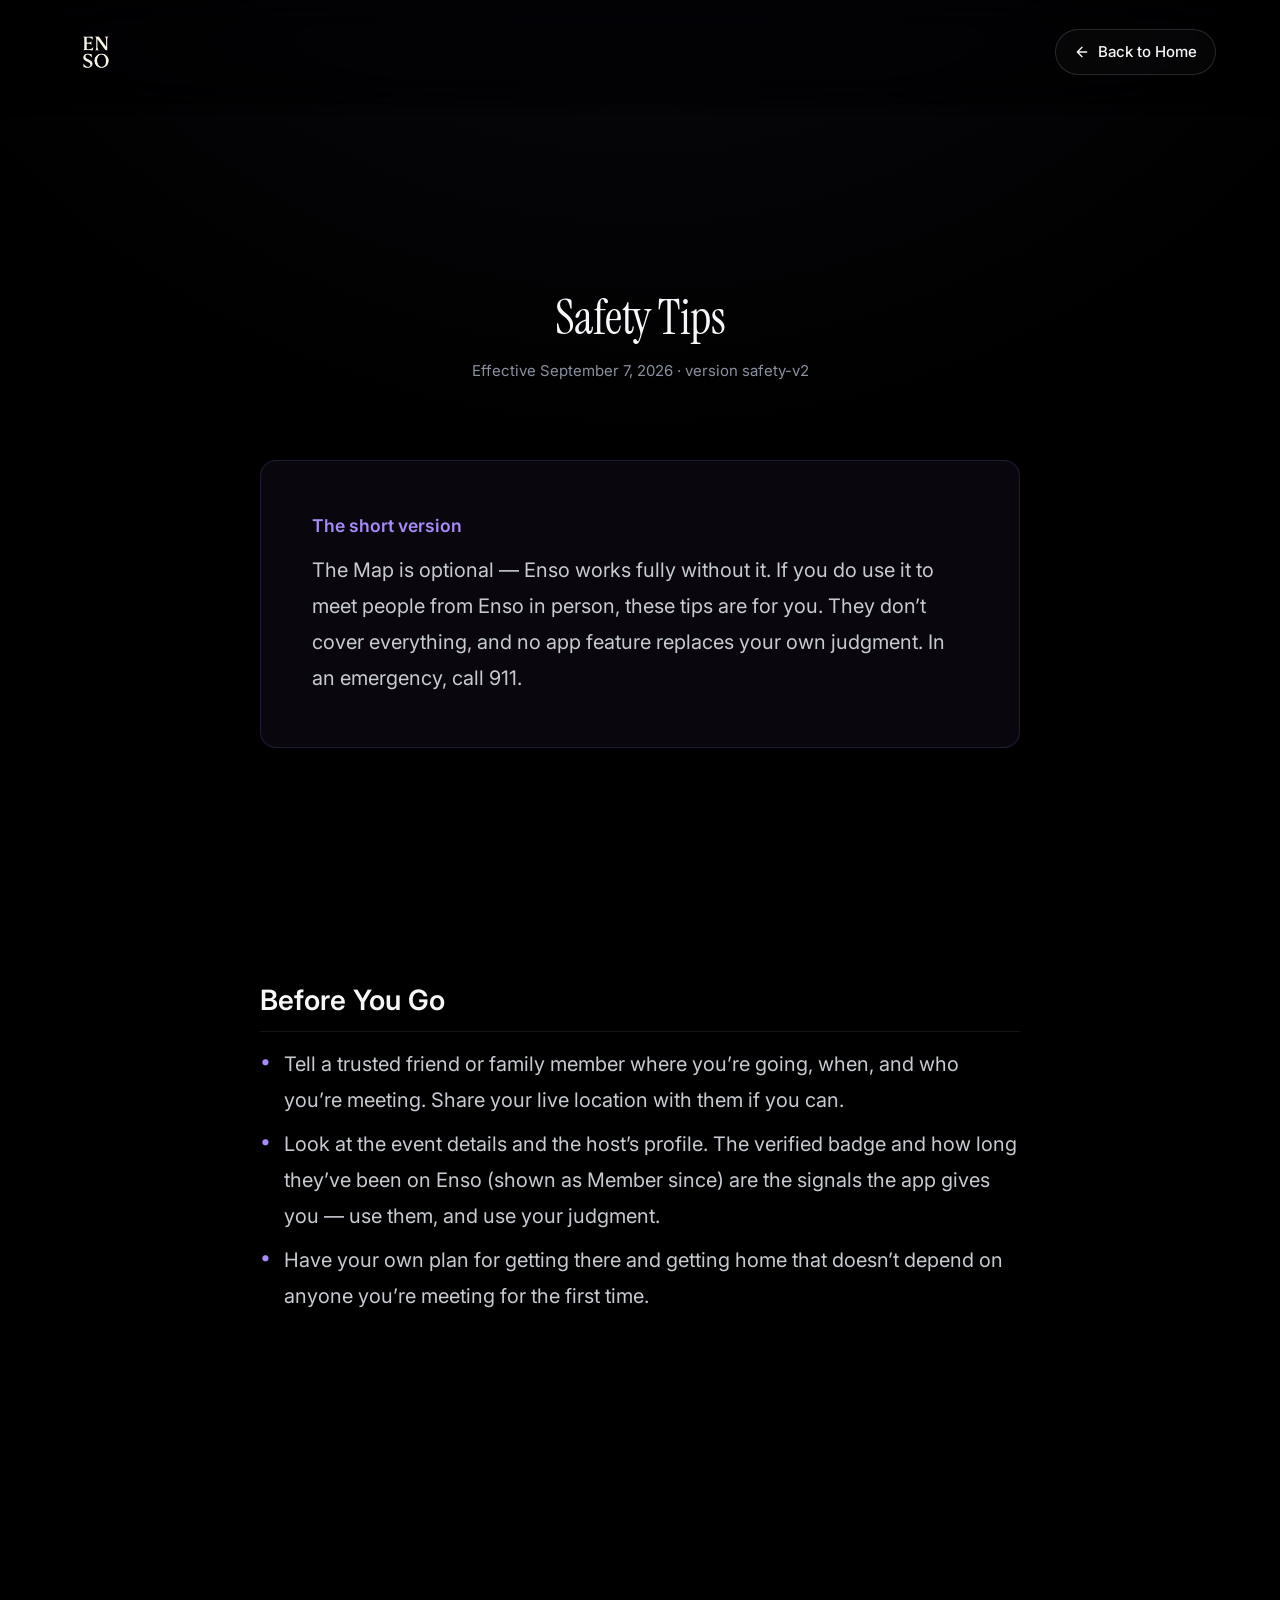
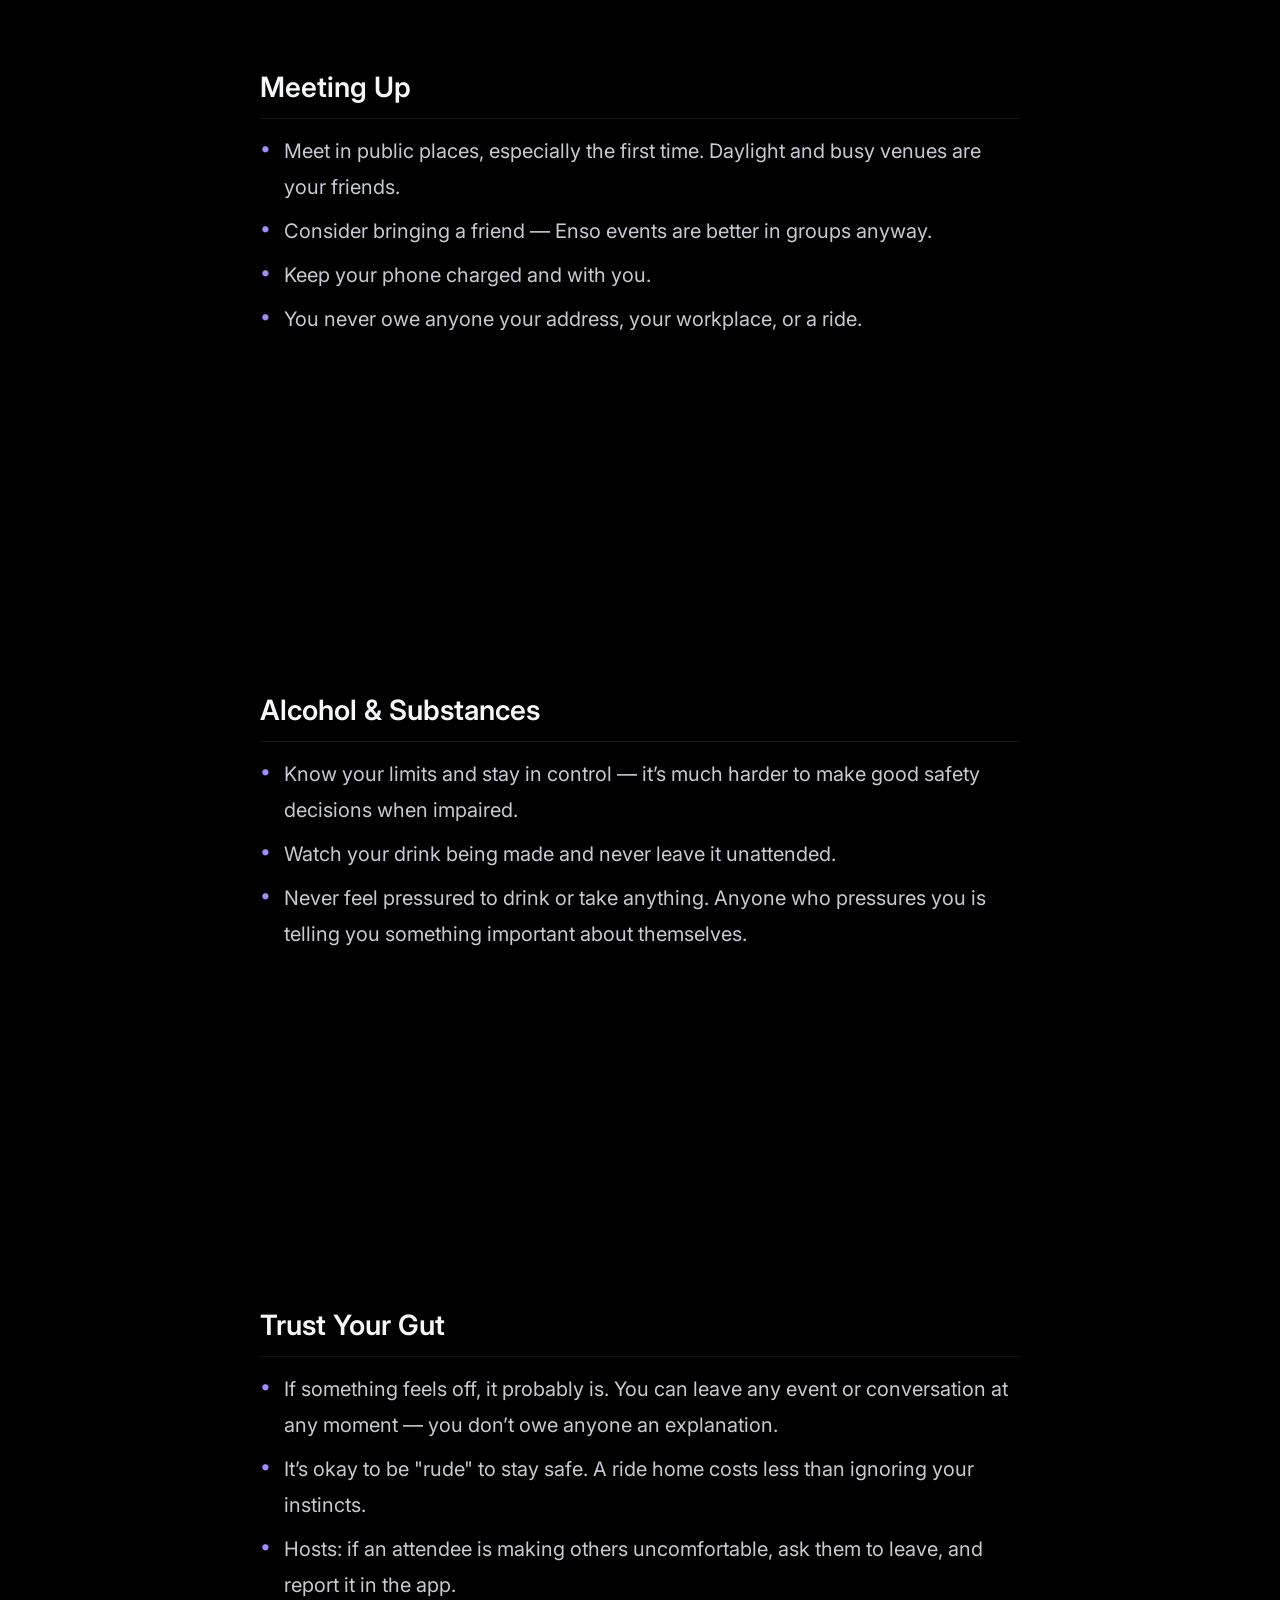
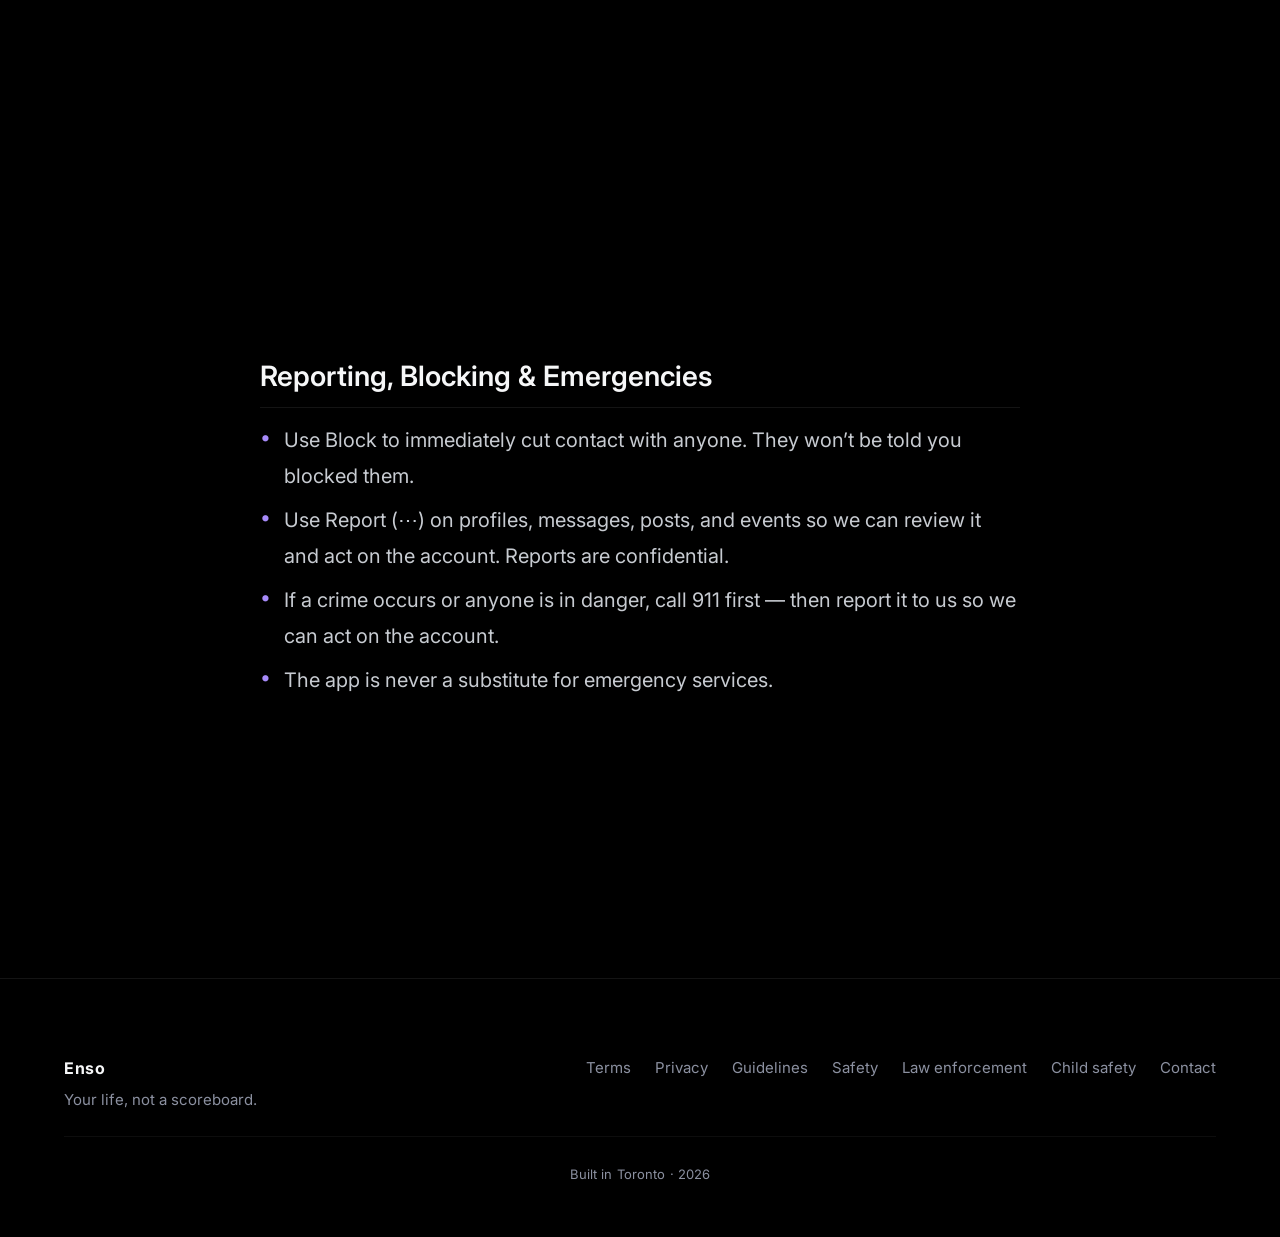
<file: safety.html>
<!DOCTYPE html>
<html lang="en">
<head>
    <meta charset="UTF-8">
    <meta name="viewport" content="width=device-width, initial-scale=1.0">
    <meta name="description" content="Staying safe when meeting people from Enso.">
    <title>Safety Tips — Enso</title>
    <link rel="preconnect" href="https://fonts.googleapis.com">
    <link rel="preconnect" href="https://fonts.gstatic.com" crossorigin>
    <link href="https://fonts.googleapis.com/css2?family=Instrument+Serif:ital@0;1&family=Inter:wght@400;500;600&display=swap" rel="stylesheet">
    <link rel="stylesheet" href="./styles.css">
    <link rel="stylesheet" href="./legal.css">
    <link rel="icon" type="image/png" sizes="32x32" href="./favicon.png">
    <link rel="shortcut icon" href="./favicon.png">
    <link rel="apple-touch-icon" sizes="180x180" href="./apple-touch-icon.png">
</head>
<body>
    <!-- GENERATED by enso/scripts/export-legal from enso/constants/legal — do not edit here.
         Version safety-v2, effective 2026-09-07. -->
    <header class="header">
        <nav class="nav">
            <a href="./" class="nav-brand">
                <img src="./ENSO-BG-Removed.png" alt="Enso" class="logo-img">
            </a>
            <a href="./" class="nav-back">
                <svg viewBox="0 0 24 24" aria-hidden="true"><path d="M19 12H5M12 19l-7-7 7-7"/></svg>
                Back to Home
            </a>
        </nav>
    </header>

    <main class="legal-page">
        <div class="container">
            <div class="legal-header">
                <h1>Safety Tips</h1>
                <p class="legal-updated">Effective September 7, 2026 · version safety-v2</p>
            </div>

            <div class="legal-content">
                <div class="tldr-box">
                    <h3>The short version</h3>
                    <p>The Map is optional — Enso works fully without it. If you do use it to meet people from Enso in person, these tips are for you. They don’t cover everything, and no app feature replaces your own judgment. In an emergency, call 911.</p>
                </div>

                <section>
                    <h2>Before You Go</h2>
                    <ul><li>Tell a trusted friend or family member where you’re going, when, and who you’re meeting. Share your live location with them if you can.</li><li>Look at the event details and the host’s profile. The verified badge and how long they’ve been on Enso (shown as Member since) are the signals the app gives you — use them, and use your judgment.</li><li>Have your own plan for getting there and getting home that doesn’t depend on anyone you’re meeting for the first time.</li></ul>
                </section>

                <section>
                    <h2>Meeting Up</h2>
                    <ul><li>Meet in public places, especially the first time. Daylight and busy venues are your friends.</li><li>Consider bringing a friend — Enso events are better in groups anyway.</li><li>Keep your phone charged and with you.</li><li>You never owe anyone your address, your workplace, or a ride.</li></ul>
                </section>

                <section>
                    <h2>Alcohol &amp; Substances</h2>
                    <ul><li>Know your limits and stay in control — it’s much harder to make good safety decisions when impaired.</li><li>Watch your drink being made and never leave it unattended.</li><li>Never feel pressured to drink or take anything. Anyone who pressures you is telling you something important about themselves.</li></ul>
                </section>

                <section>
                    <h2>Trust Your Gut</h2>
                    <ul><li>If something feels off, it probably is. You can leave any event or conversation at any moment — you don’t owe anyone an explanation.</li><li>It’s okay to be &quot;rude&quot; to stay safe. A ride home costs less than ignoring your instincts.</li><li>Hosts: if an attendee is making others uncomfortable, ask them to leave, and report it in the app.</li></ul>
                </section>

                <section>
                    <h2>Reporting, Blocking &amp; Emergencies</h2>
                    <ul><li>Use Block to immediately cut contact with anyone. They won’t be told you blocked them.</li><li>Use Report (⋯) on profiles, messages, posts, and events so we can review it and act on the account. Reports are confidential.</li><li>If a crime occurs or anyone is in danger, call 911 first — then report it to us so we can act on the account.</li><li>The app is never a substitute for emergency services.</li></ul>
                </section>
            </div>
        </div>
    </main>

    <footer class="footer">
        <div class="container">
            <div class="footer-content">
                <div class="footer-brand">
                    <strong>Enso</strong>
                    <p class="footer-tagline">Your life, not a scoreboard.</p>
                </div>
                <nav class="footer-links" aria-label="Footer navigation">
                    <a href="./terms">Terms</a>
                    <a href="./privacy">Privacy</a>
                    <a href="./community-guidelines">Guidelines</a>
                    <a href="./safety">Safety</a>
                    <a href="./law-enforcement">Law enforcement</a>
                    <a href="./child-safety">Child safety</a>
                    <a href="mailto:support@ensosocial.app">Contact</a>
                </nav>
            </div>
            <div class="footer-bottom">
                <small>Built in Toronto · 2026</small>
            </div>
        </div>
    </footer>
</body>
</html>
</file>
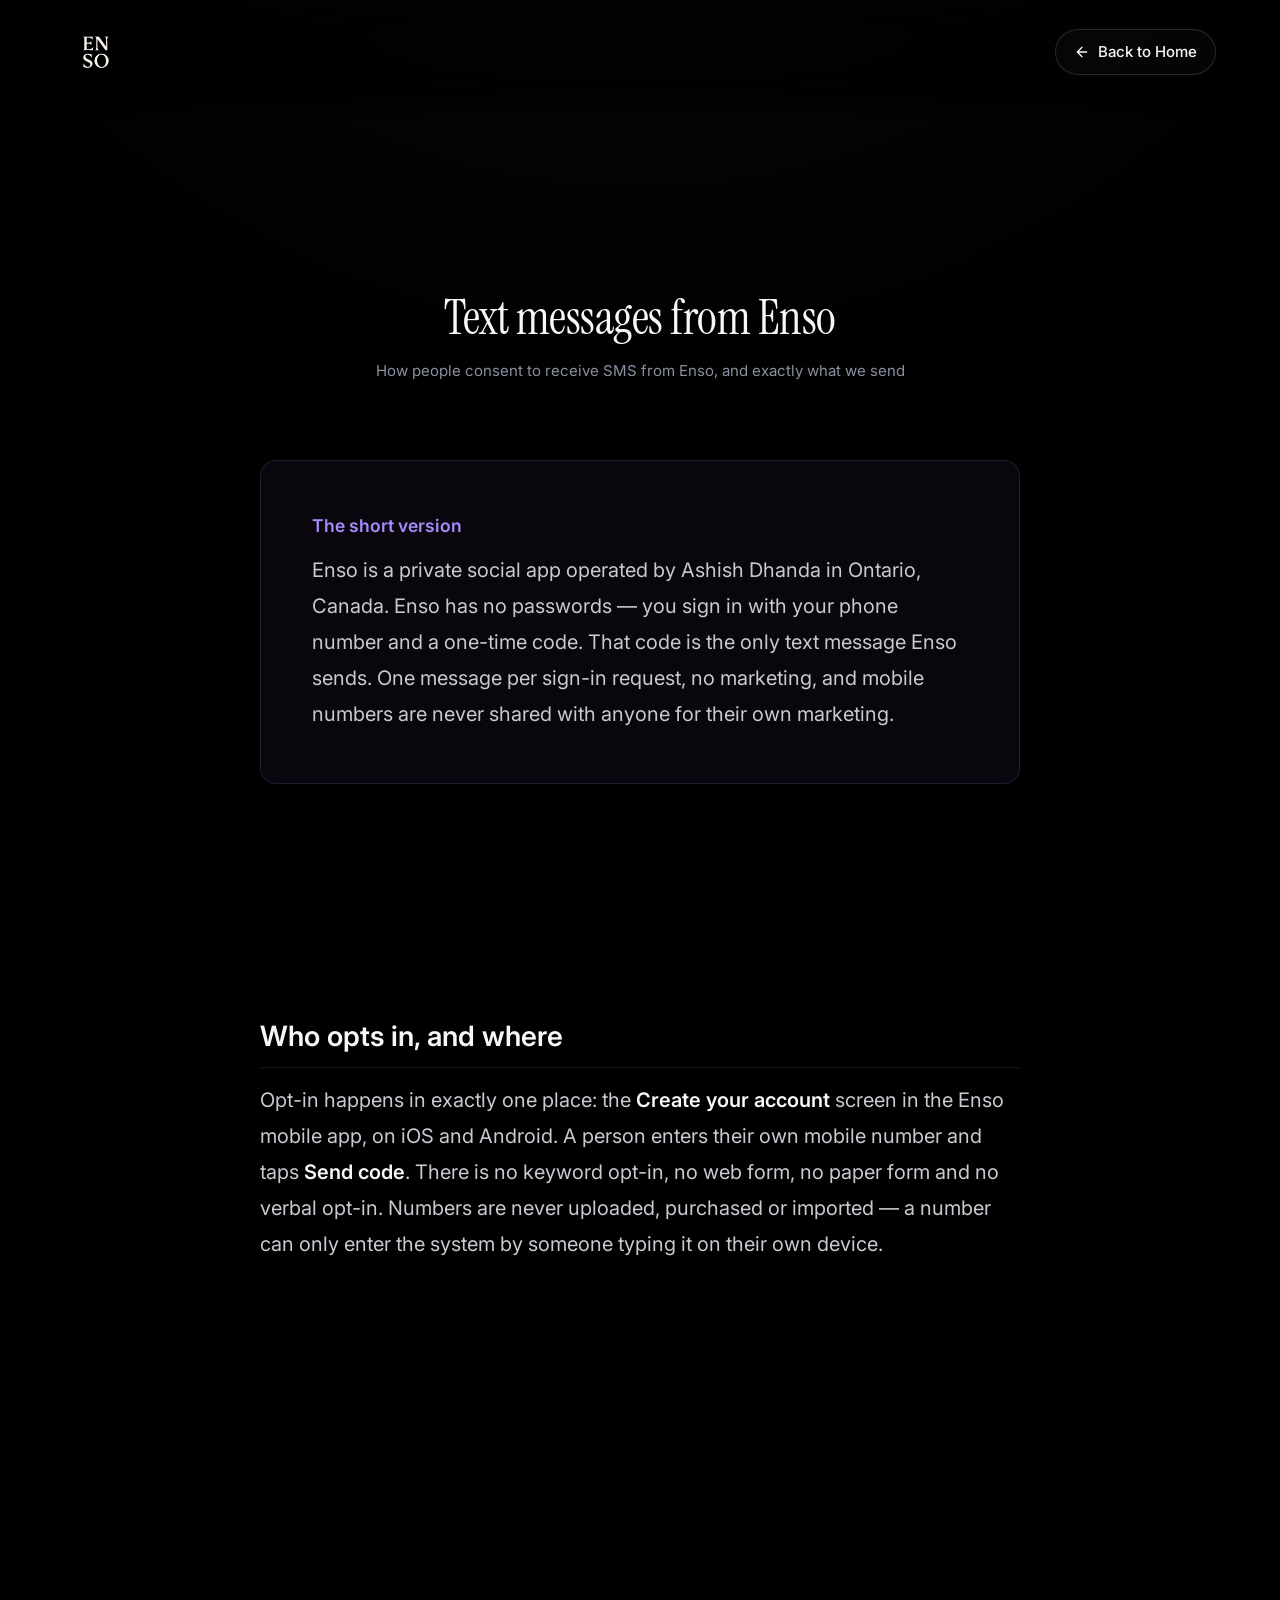
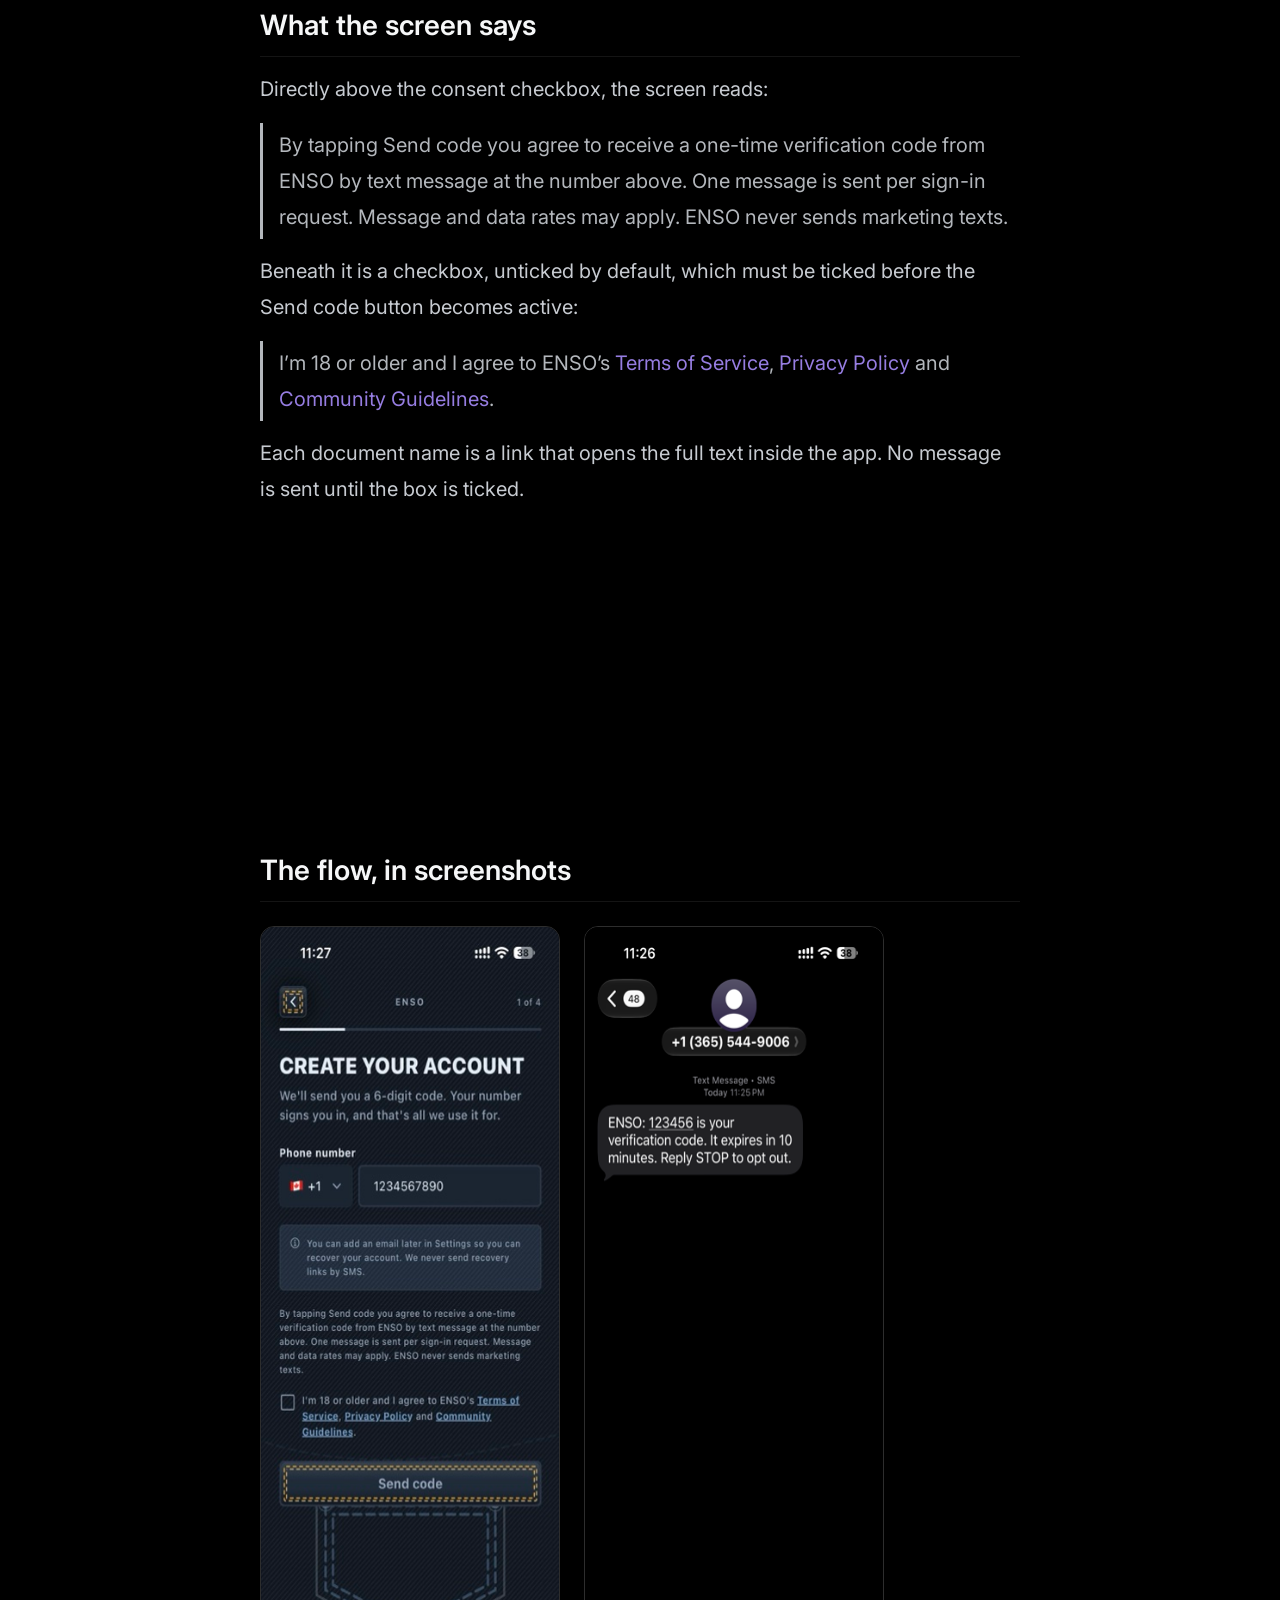
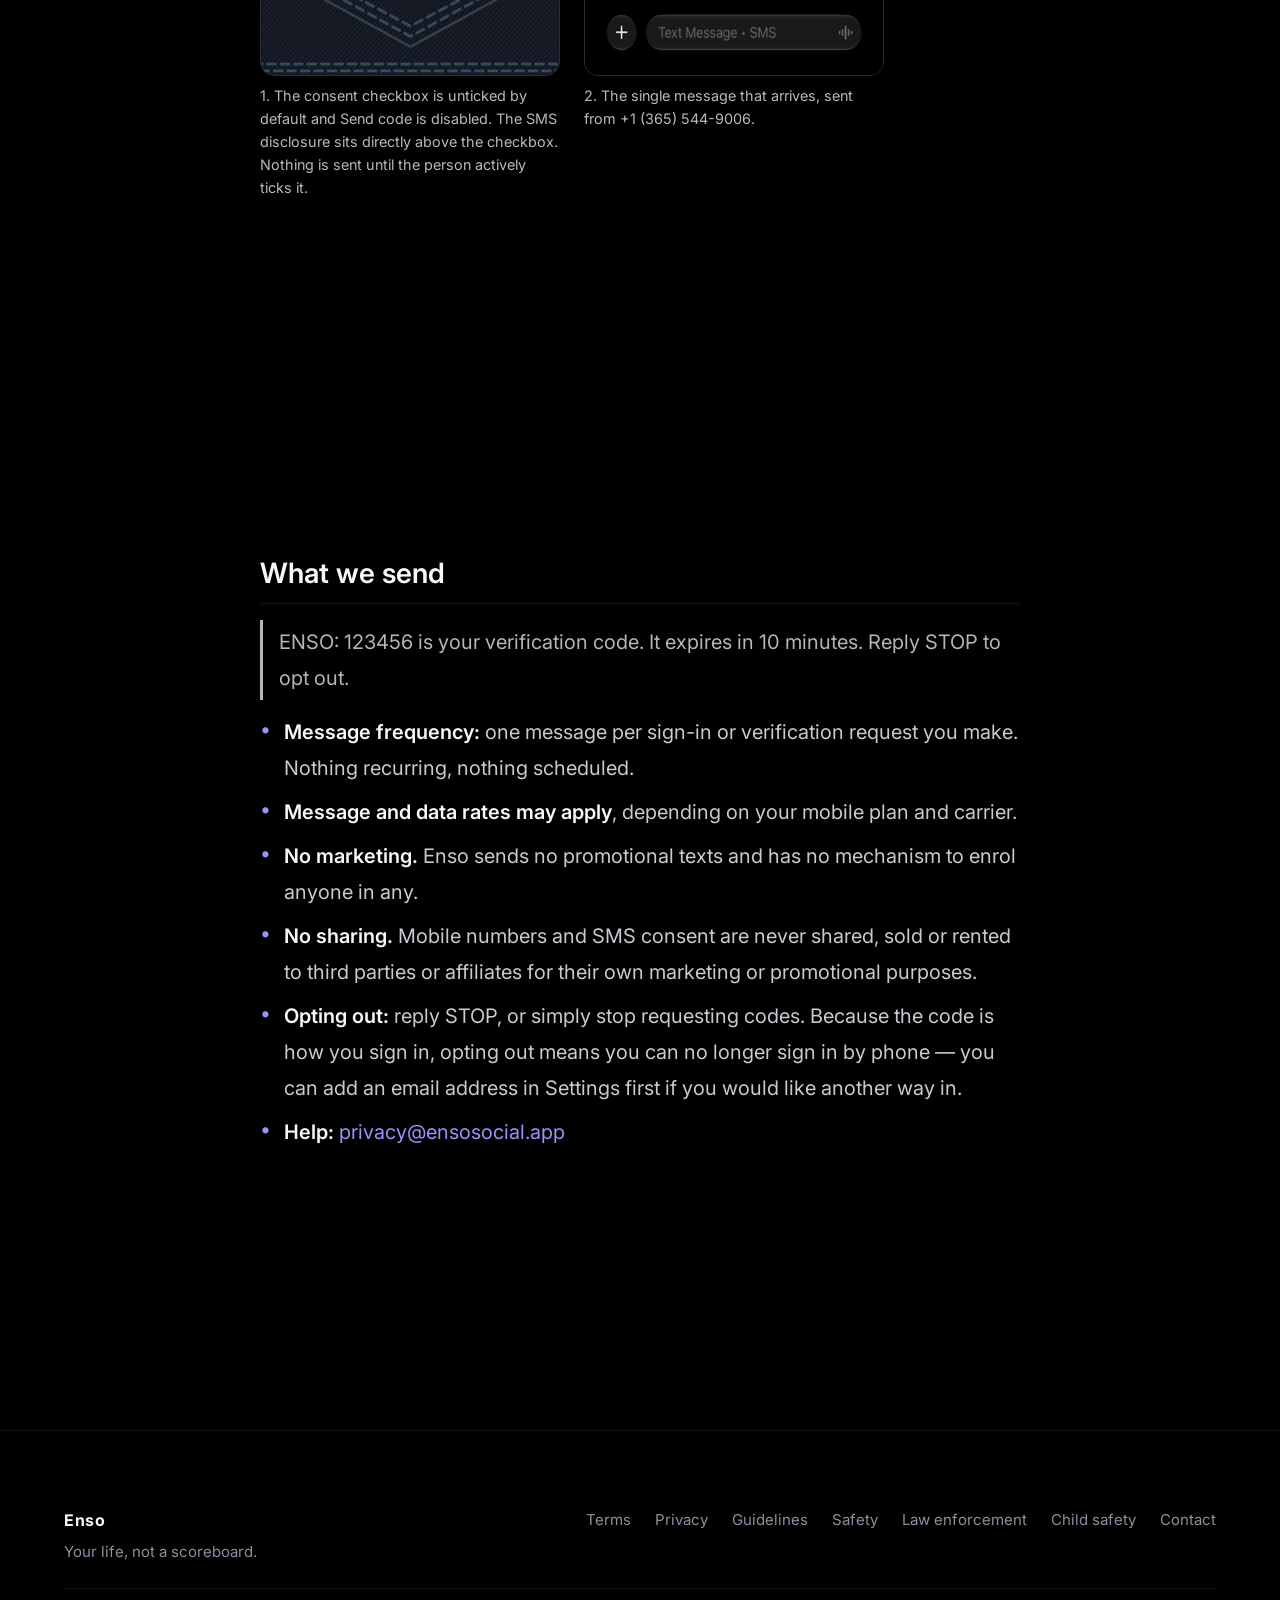
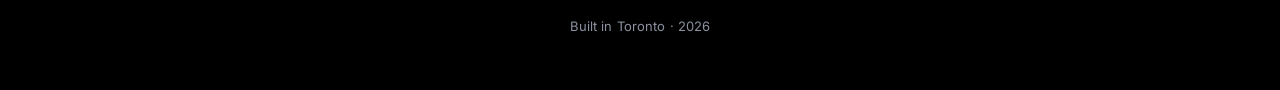
<file: sms-opt-in.html>
<!DOCTYPE html>
<html lang="en">
<head>
    <meta charset="UTF-8">
    <meta name="viewport" content="width=device-width, initial-scale=1.0">
    <meta name="description" content="How people consent to receive text messages from Enso, what Enso sends, and how to stop.">
    <title>Text messages from Enso — how you opt in</title>
    <meta name="theme-color" content="#000000">
    <link rel="canonical" href="https://ensosocial.app/sms-opt-in">
    <meta property="og:title" content="Text messages from Enso — how you opt in">
    <meta property="og:description" content="How people consent to receive text messages from Enso, what Enso sends, and how to stop.">
    <meta property="og:type" content="website">
    <meta property="og:url" content="https://ensosocial.app/sms-opt-in">
    <meta property="og:image" content="https://ensosocial.app/og-card.jpg">
    <meta property="og:image:width" content="1200">
    <meta property="og:image:height" content="630">
    <meta property="og:site_name" content="Enso">
    <meta name="twitter:card" content="summary_large_image">
    <meta name="twitter:title" content="Text messages from Enso — how you opt in">
    <meta name="twitter:description" content="How people consent to receive text messages from Enso, what Enso sends, and how to stop.">
    <meta name="twitter:image" content="https://ensosocial.app/og-card.jpg">
    <link rel="preconnect" href="https://fonts.googleapis.com">
    <link rel="preconnect" href="https://fonts.gstatic.com" crossorigin>
    <link href="https://fonts.googleapis.com/css2?family=Instrument+Serif:ital@0;1&family=Inter:wght@400;500;600&display=swap" rel="stylesheet">
    <link rel="stylesheet" href="./styles.css">
    <link rel="stylesheet" href="./legal.css">
    <link rel="icon" type="image/png" sizes="32x32" href="./favicon.png">
    <link rel="shortcut icon" href="./favicon.png">
    <link rel="apple-touch-icon" sizes="180x180" href="./apple-touch-icon.png">
    <style>
        .sms-shots { display: flex; flex-wrap: wrap; gap: 24px; margin: 24px 0; }
        .sms-shots figure { margin: 0; max-width: 300px; }
        .sms-shots img { width: 100%; border-radius: 14px; border: 1px solid rgba(128,128,128,.35); display: block; }
        .sms-shots figcaption { font-size: .9rem; opacity: .75; margin-top: 8px; }
        .sms-quote { border-left: 3px solid currentColor; padding: 4px 0 4px 16px; margin: 16px 0; opacity: .9; }
    </style>
</head>
<body>
    <!-- Hand-written (NOT generated by export-legal). Exists because Enso's SMS opt-in happens
         inside the app, behind an install: The Campaign Registry requires a publicly reachable
         URL showing the consent flow whenever opt-in is gated. Campaign CM76d9cc79 was rejected
         under error 30896 without one. Must stay public — no login, no redirect. -->
    <header class="header">
        <nav class="nav">
            <a href="./" class="nav-brand">
                <img src="./ENSO-BG-Removed.png" alt="Enso" class="logo-img">
            </a>
            <a href="./" class="nav-back">
                <svg viewBox="0 0 24 24" aria-hidden="true"><path d="M19 12H5M12 19l-7-7 7-7"/></svg>
                Back to Home
            </a>
        </nav>
    </header>

    <main class="legal-page">
        <div class="container">
            <div class="legal-header">
                <h1>Text messages from Enso</h1>
                <p class="legal-updated">How people consent to receive SMS from Enso, and exactly what we send</p>
            </div>

            <div class="legal-content">
                <div class="tldr-box">
                    <h3>The short version</h3>
                    <p>Enso is a private social app operated by Ashish Dhanda in Ontario, Canada. Enso has no passwords — you sign in with your phone number and a one-time code. That code is the only text message Enso sends. One message per sign-in request, no marketing, and mobile numbers are never shared with anyone for their own marketing.</p>
                </div>

                <section>
                    <h2>Who opts in, and where</h2>
                    <p>Opt-in happens in exactly one place: the <strong>Create your account</strong> screen in the Enso mobile app, on iOS and Android. A person enters their own mobile number and taps <strong>Send code</strong>. There is no keyword opt-in, no web form, no paper form and no verbal opt-in. Numbers are never uploaded, purchased or imported — a number can only enter the system by someone typing it on their own device.</p>
                </section>

                <section>
                    <h2>What the screen says</h2>
                    <p>Directly above the consent checkbox, the screen reads:</p>
                    <p class="sms-quote">By tapping Send code you agree to receive a one-time verification code from ENSO by text message at the number above. One message is sent per sign-in request. Message and data rates may apply. ENSO never sends marketing texts.</p>
                    <p>Beneath it is a checkbox, unticked by default, which must be ticked before the Send code button becomes active:</p>
                    <p class="sms-quote">I’m 18 or older and I agree to ENSO’s <a href="./terms">Terms of Service</a>, <a href="./privacy">Privacy Policy</a> and <a href="./community-guidelines">Community Guidelines</a>.</p>
                    <p>Each document name is a link that opens the full text inside the app. No message is sent until the box is ticked.</p>
                </section>

                <section>
                    <h2>The flow, in screenshots</h2>
                    <div class="sms-shots">
                        <figure>
                            <img src="./sms-opt-in-1.jpg" width="346" height="750" loading="lazy" alt="Enso Create your account screen: phone number field, the SMS disclosure, an unticked consent checkbox, and a greyed-out Send code button">
                            <figcaption>1. The consent checkbox is unticked by default and Send code is disabled. The SMS disclosure sits directly above the checkbox. Nothing is sent until the person actively ticks it.</figcaption>
                        </figure>
                        <figure>
                            <img src="./sms-opt-in-2.png" width="346" height="750" loading="lazy" alt="The verification code text message received from Enso">
                            <figcaption>2. The single message that arrives, sent from +1 (365) 544-9006.</figcaption>
                        </figure>
                    </div>
                </section>

                <section>
                    <h2>What we send</h2>
                    <p class="sms-quote">ENSO: 123456 is your verification code. It expires in 10 minutes. Reply STOP to opt out.</p>
                    <ul>
                        <li><strong>Message frequency:</strong> one message per sign-in or verification request you make. Nothing recurring, nothing scheduled.</li>
                        <li><strong>Message and data rates may apply</strong>, depending on your mobile plan and carrier.</li>
                        <li><strong>No marketing.</strong> Enso sends no promotional texts and has no mechanism to enrol anyone in any.</li>
                        <li><strong>No sharing.</strong> Mobile numbers and SMS consent are never shared, sold or rented to third parties or affiliates for their own marketing or promotional purposes.</li>
                        <li><strong>Opting out:</strong> reply STOP, or simply stop requesting codes. Because the code is how you sign in, opting out means you can no longer sign in by phone — you can add an email address in Settings first if you would like another way in.</li>
                        <li><strong>Help:</strong> <a href="mailto:privacy@ensosocial.app">privacy@ensosocial.app</a></li>
                    </ul>
                </section>
            </div>
        </div>
    </main>

    <footer class="footer">
        <div class="container">
            <div class="footer-content">
                <div class="footer-brand">
                    <strong>Enso</strong>
                    <p class="footer-tagline">Your life, not a scoreboard.</p>
                </div>
                <nav class="footer-links" aria-label="Footer navigation">
                    <a href="./terms">Terms</a>
                    <a href="./privacy">Privacy</a>
                    <a href="./community-guidelines">Guidelines</a>
                    <a href="./safety">Safety</a>
                    <a href="./law-enforcement">Law enforcement</a>
                    <a href="./child-safety">Child safety</a>
                    <a href="mailto:support@ensosocial.app">Contact</a>
                </nav>
            </div>
            <div class="footer-bottom">
                <small>Built in Toronto · 2026</small>
            </div>
        </div>
    </footer>
</body>
</html>
</file>
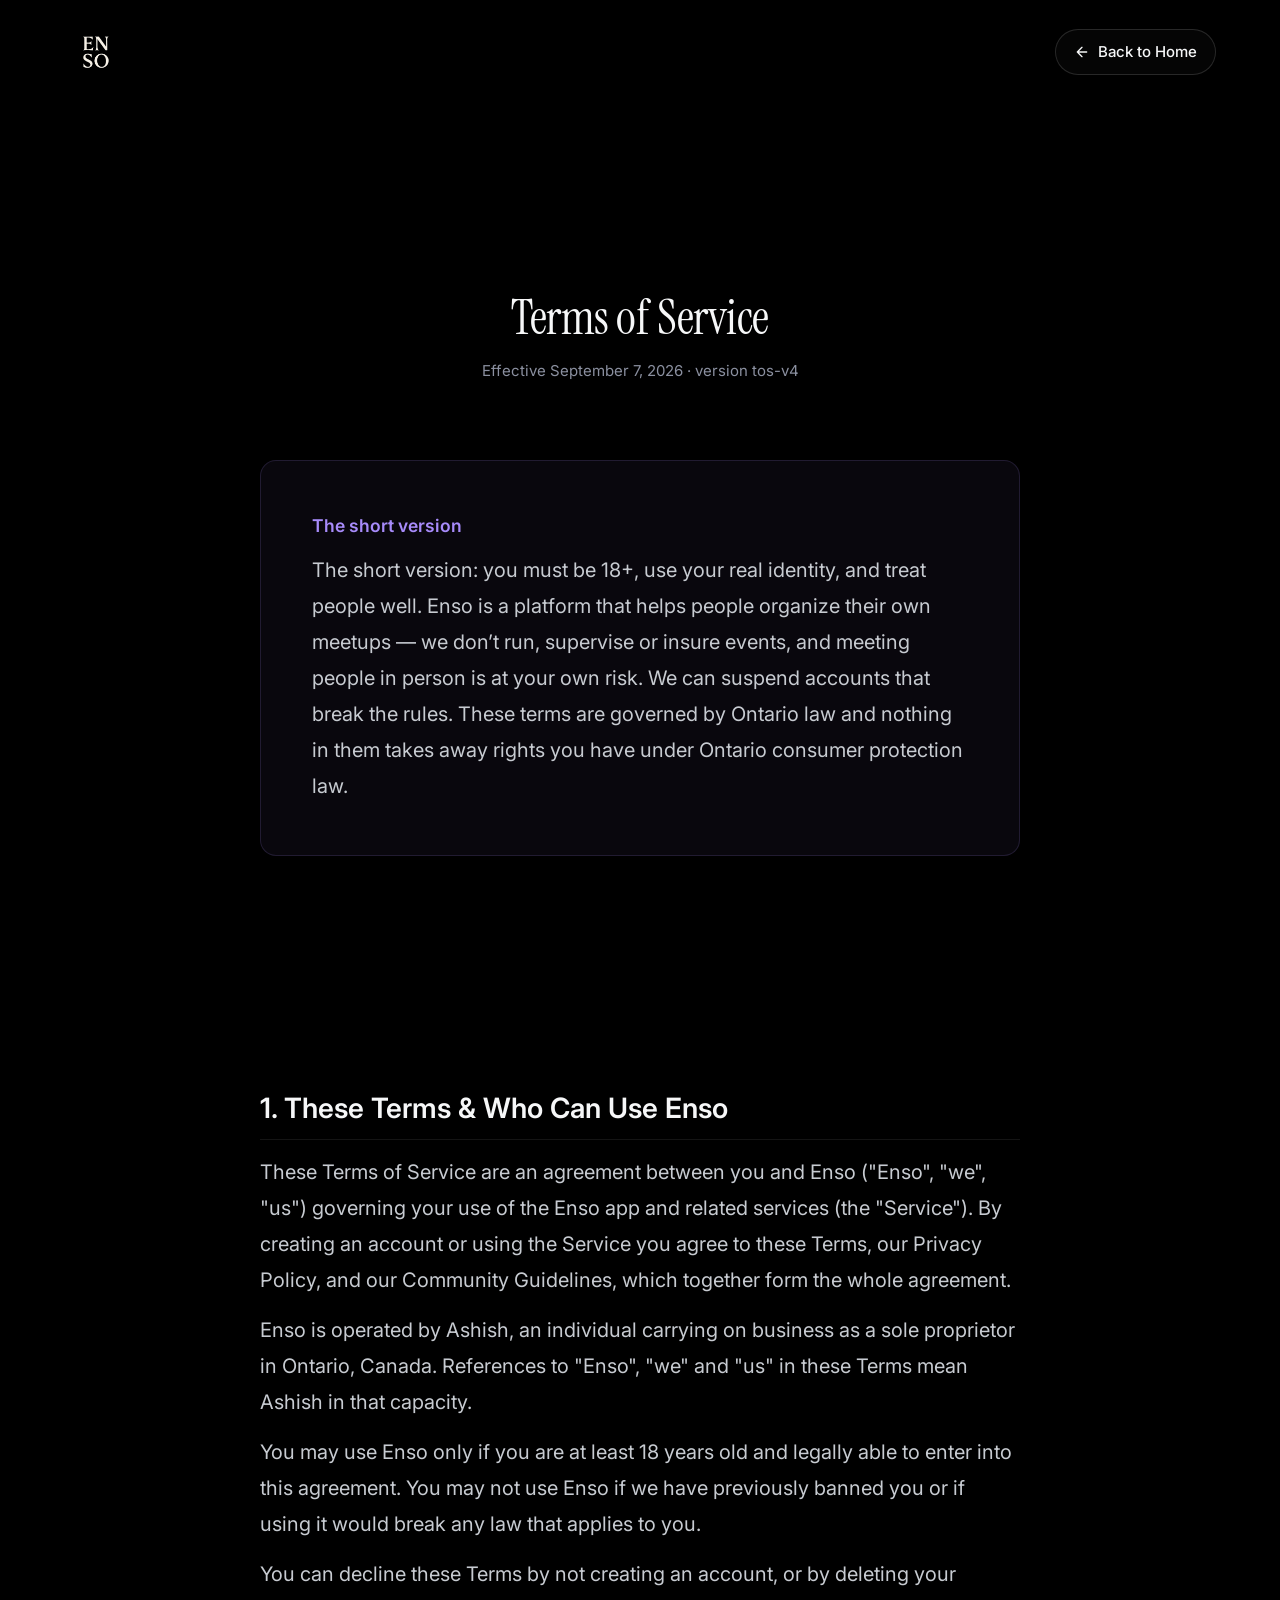
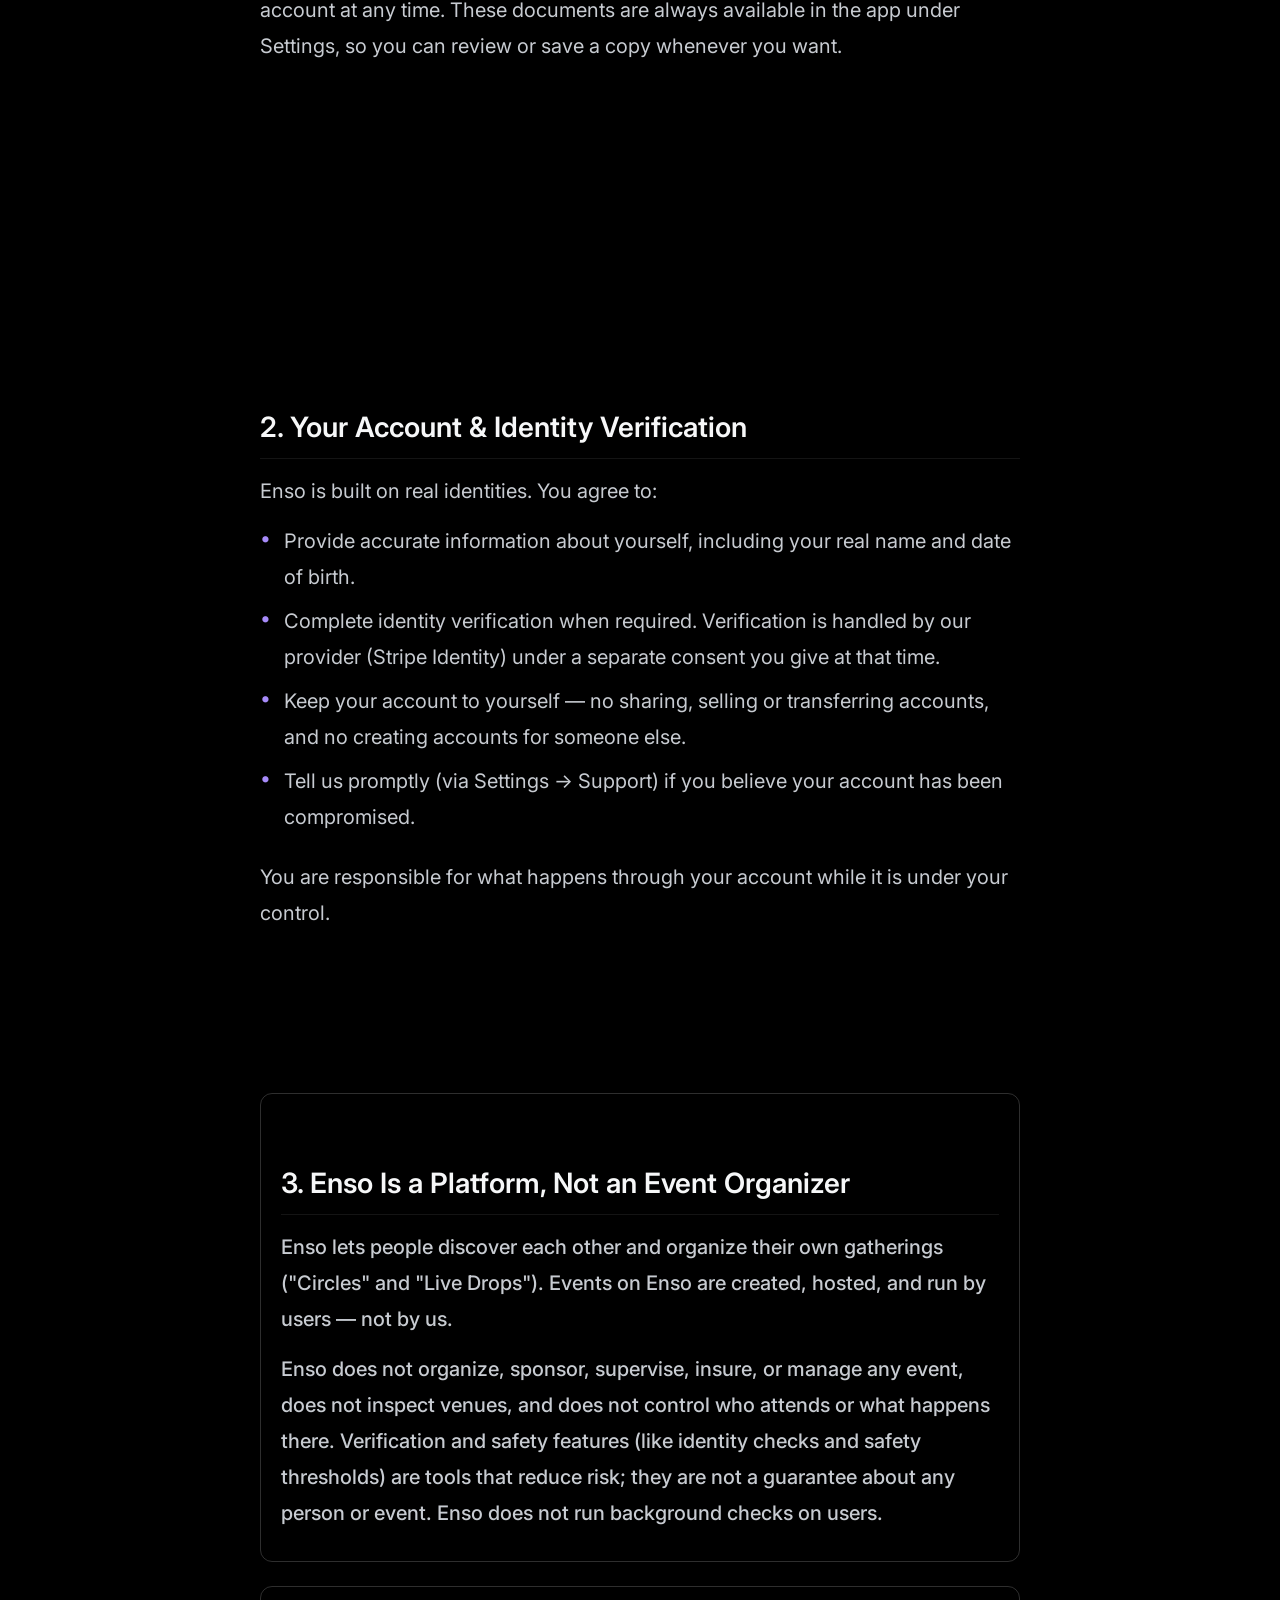
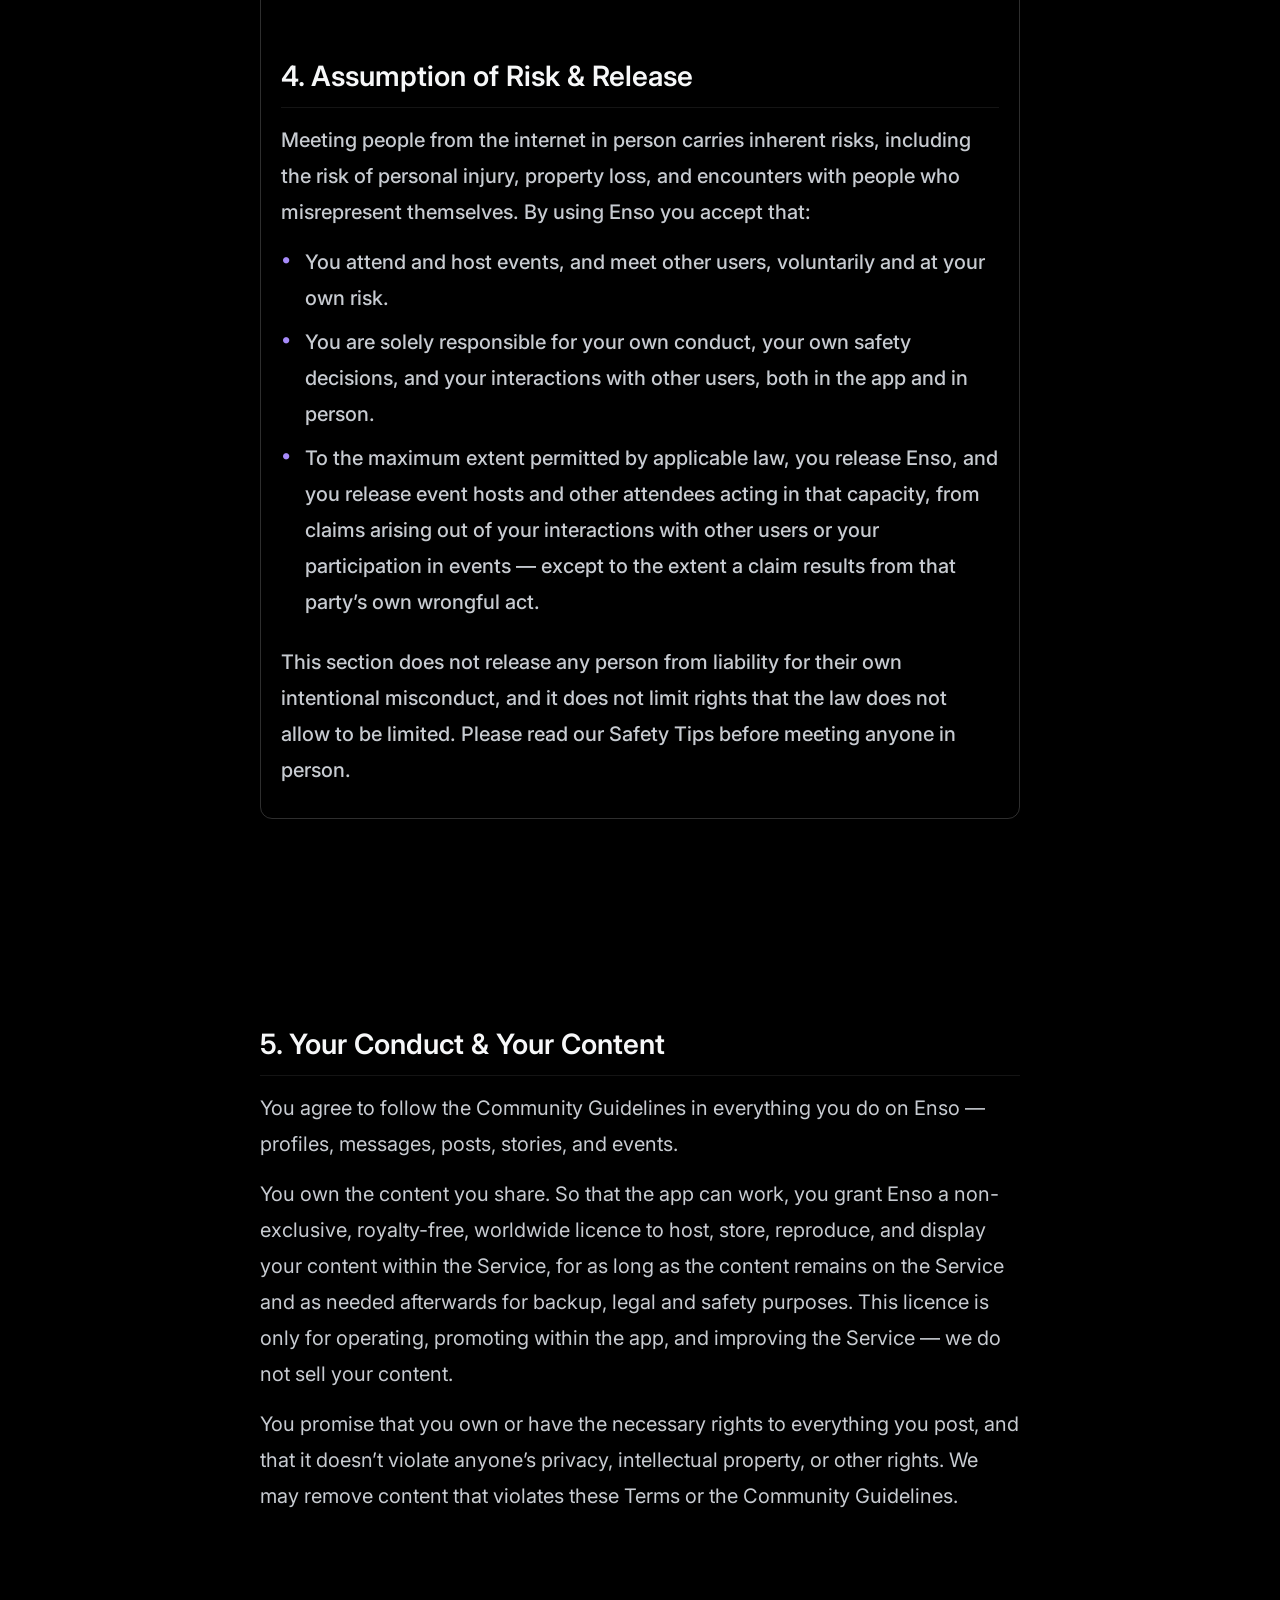
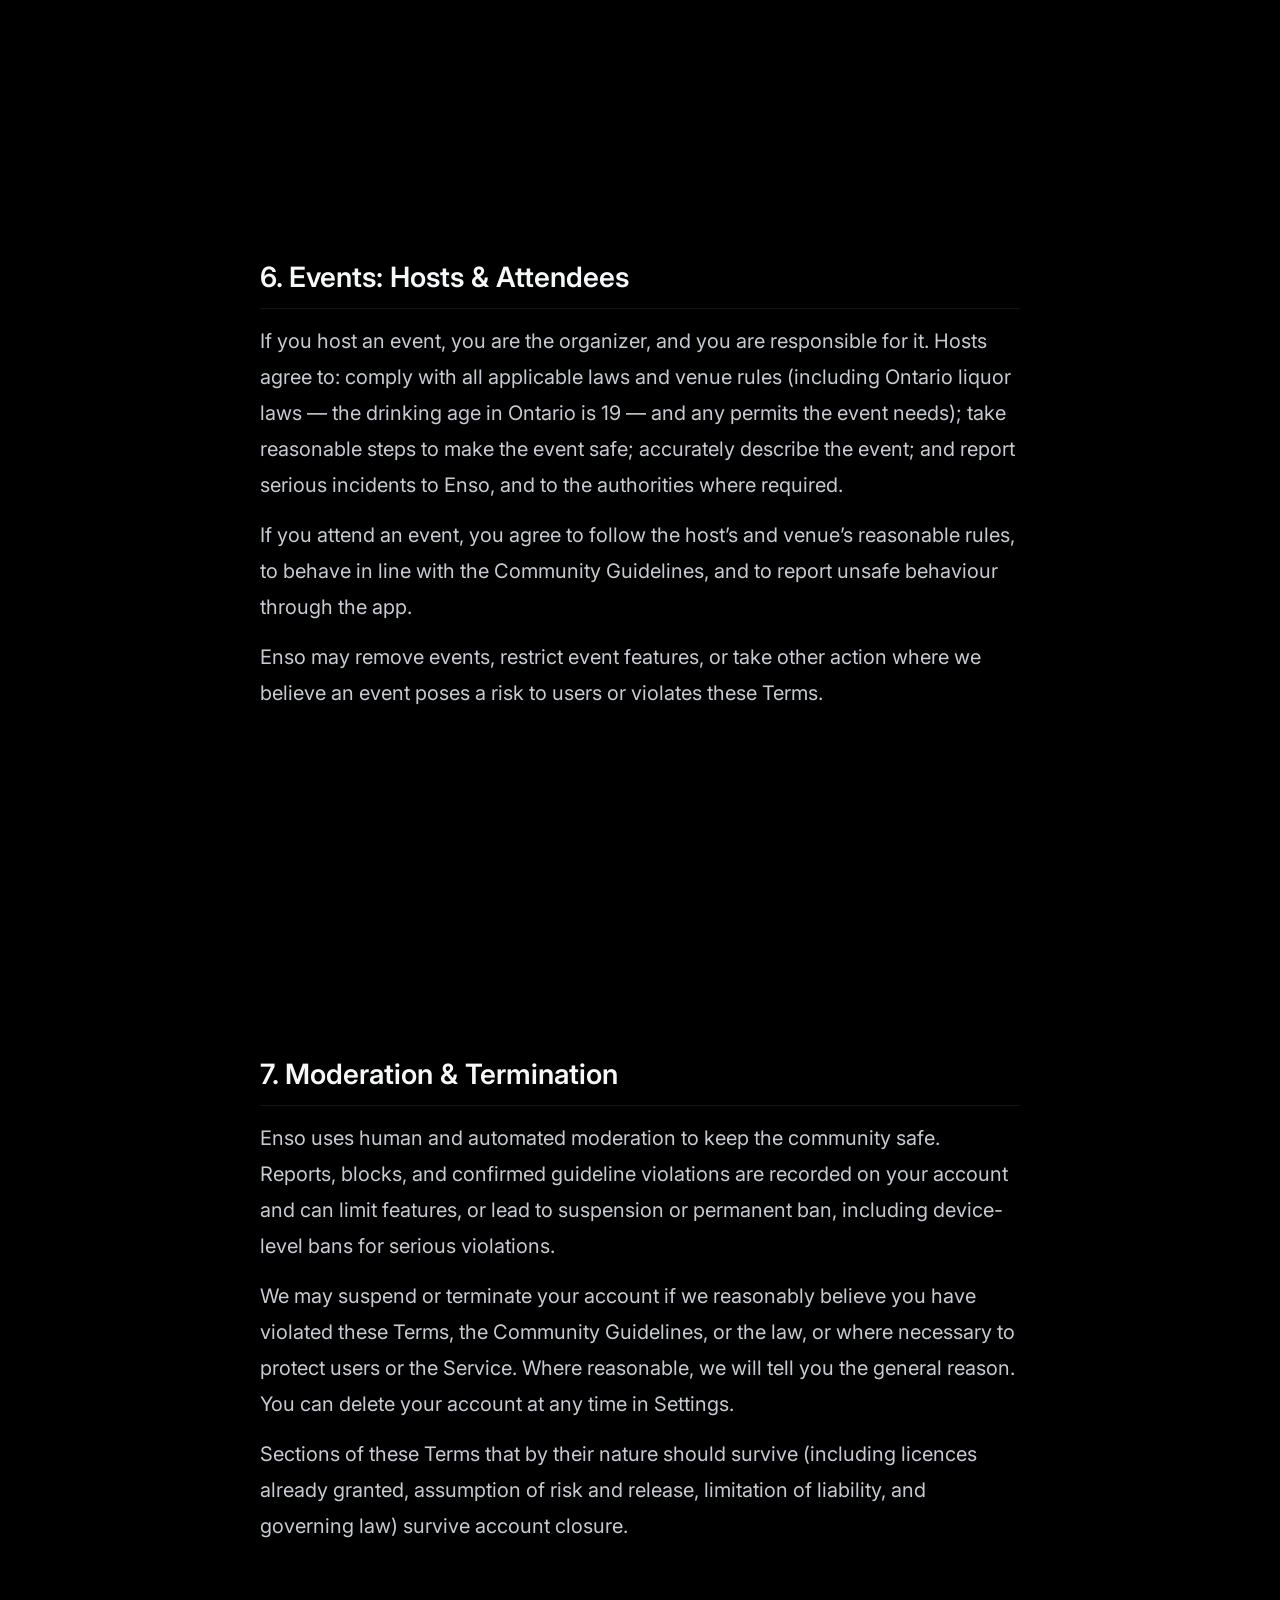
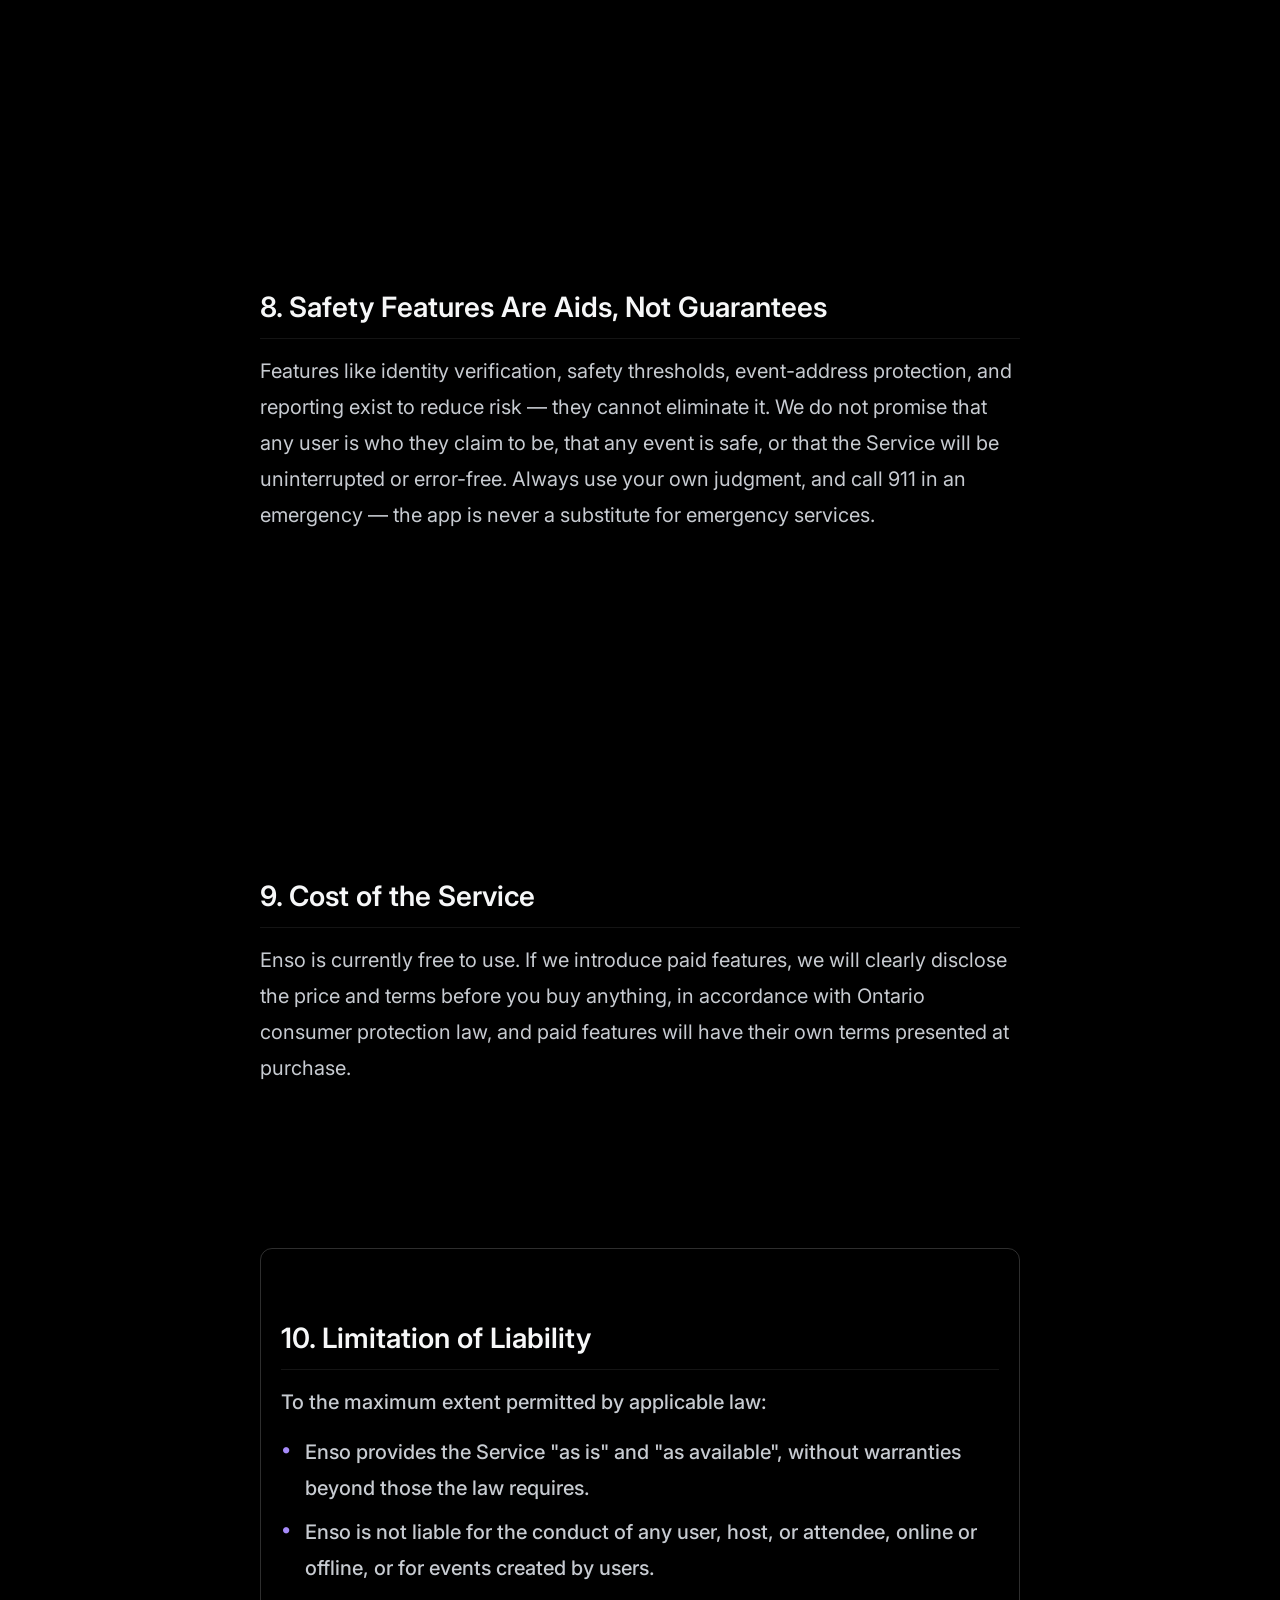
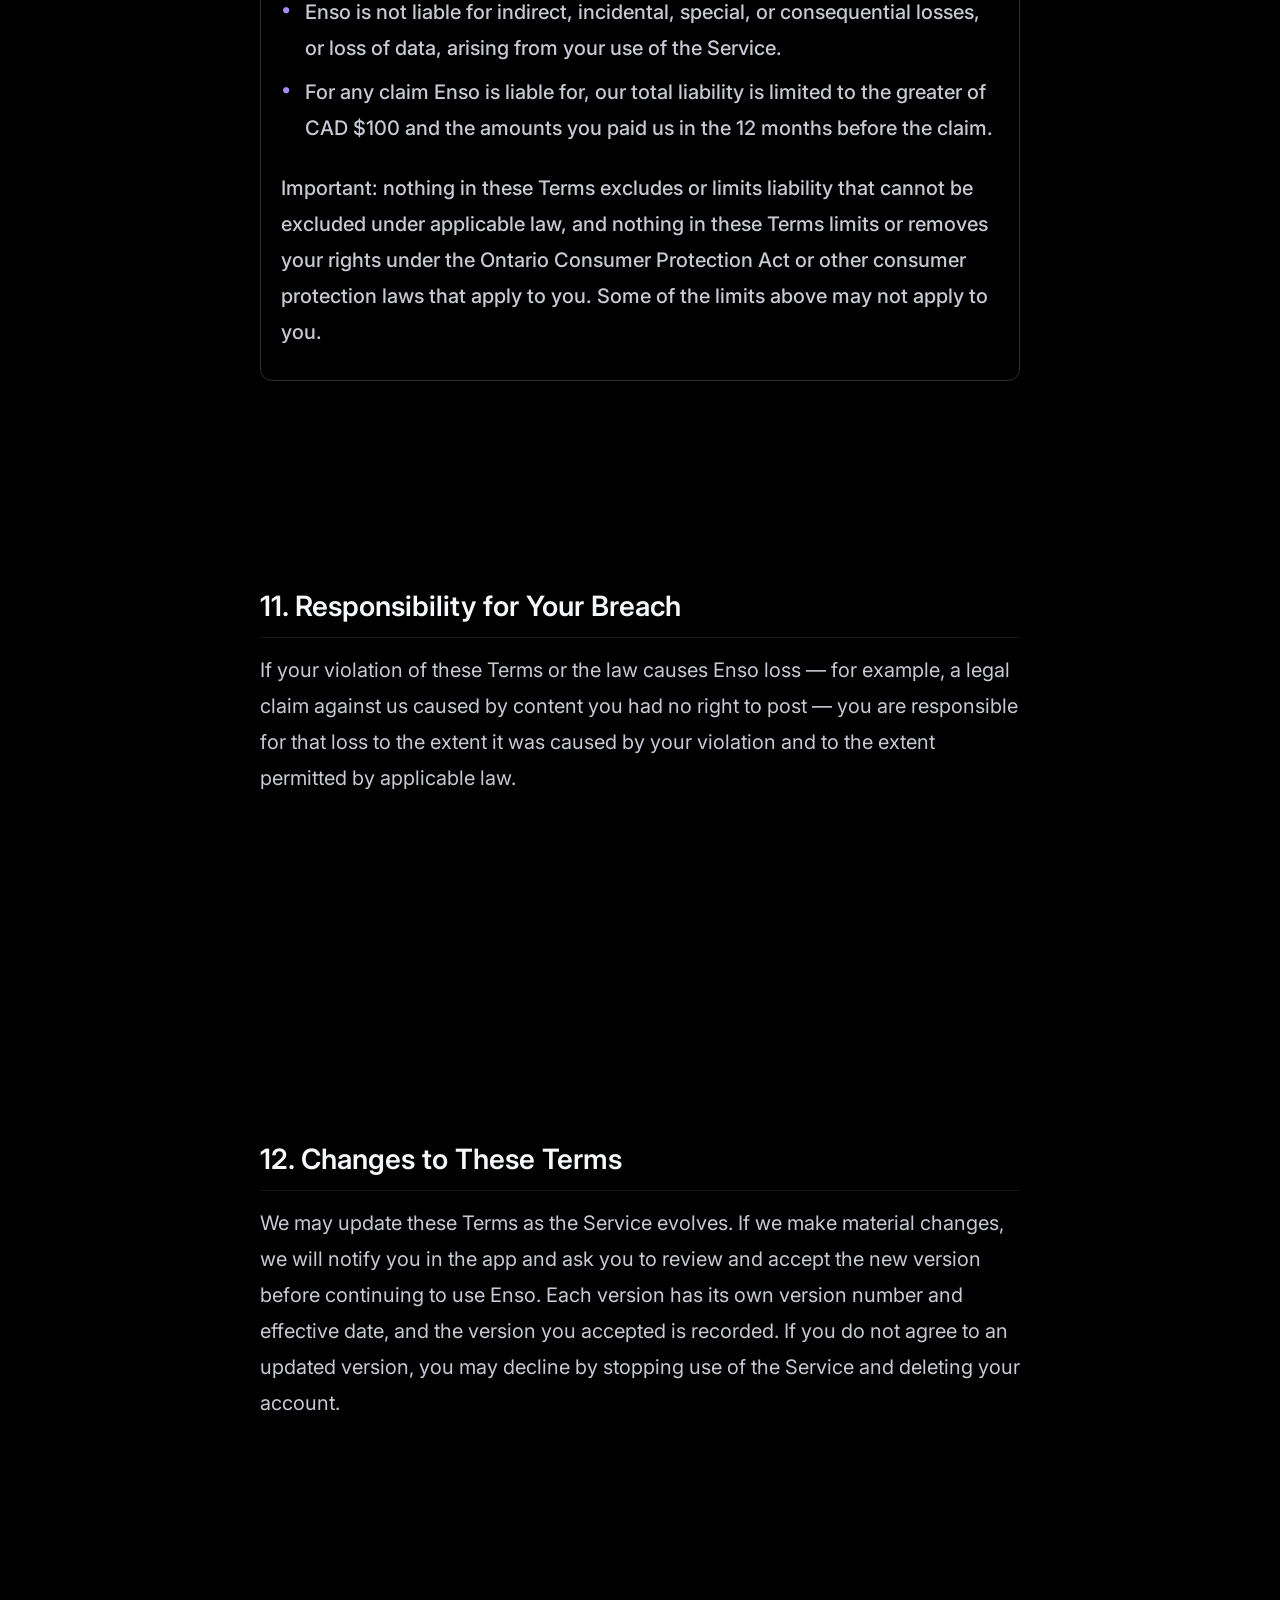
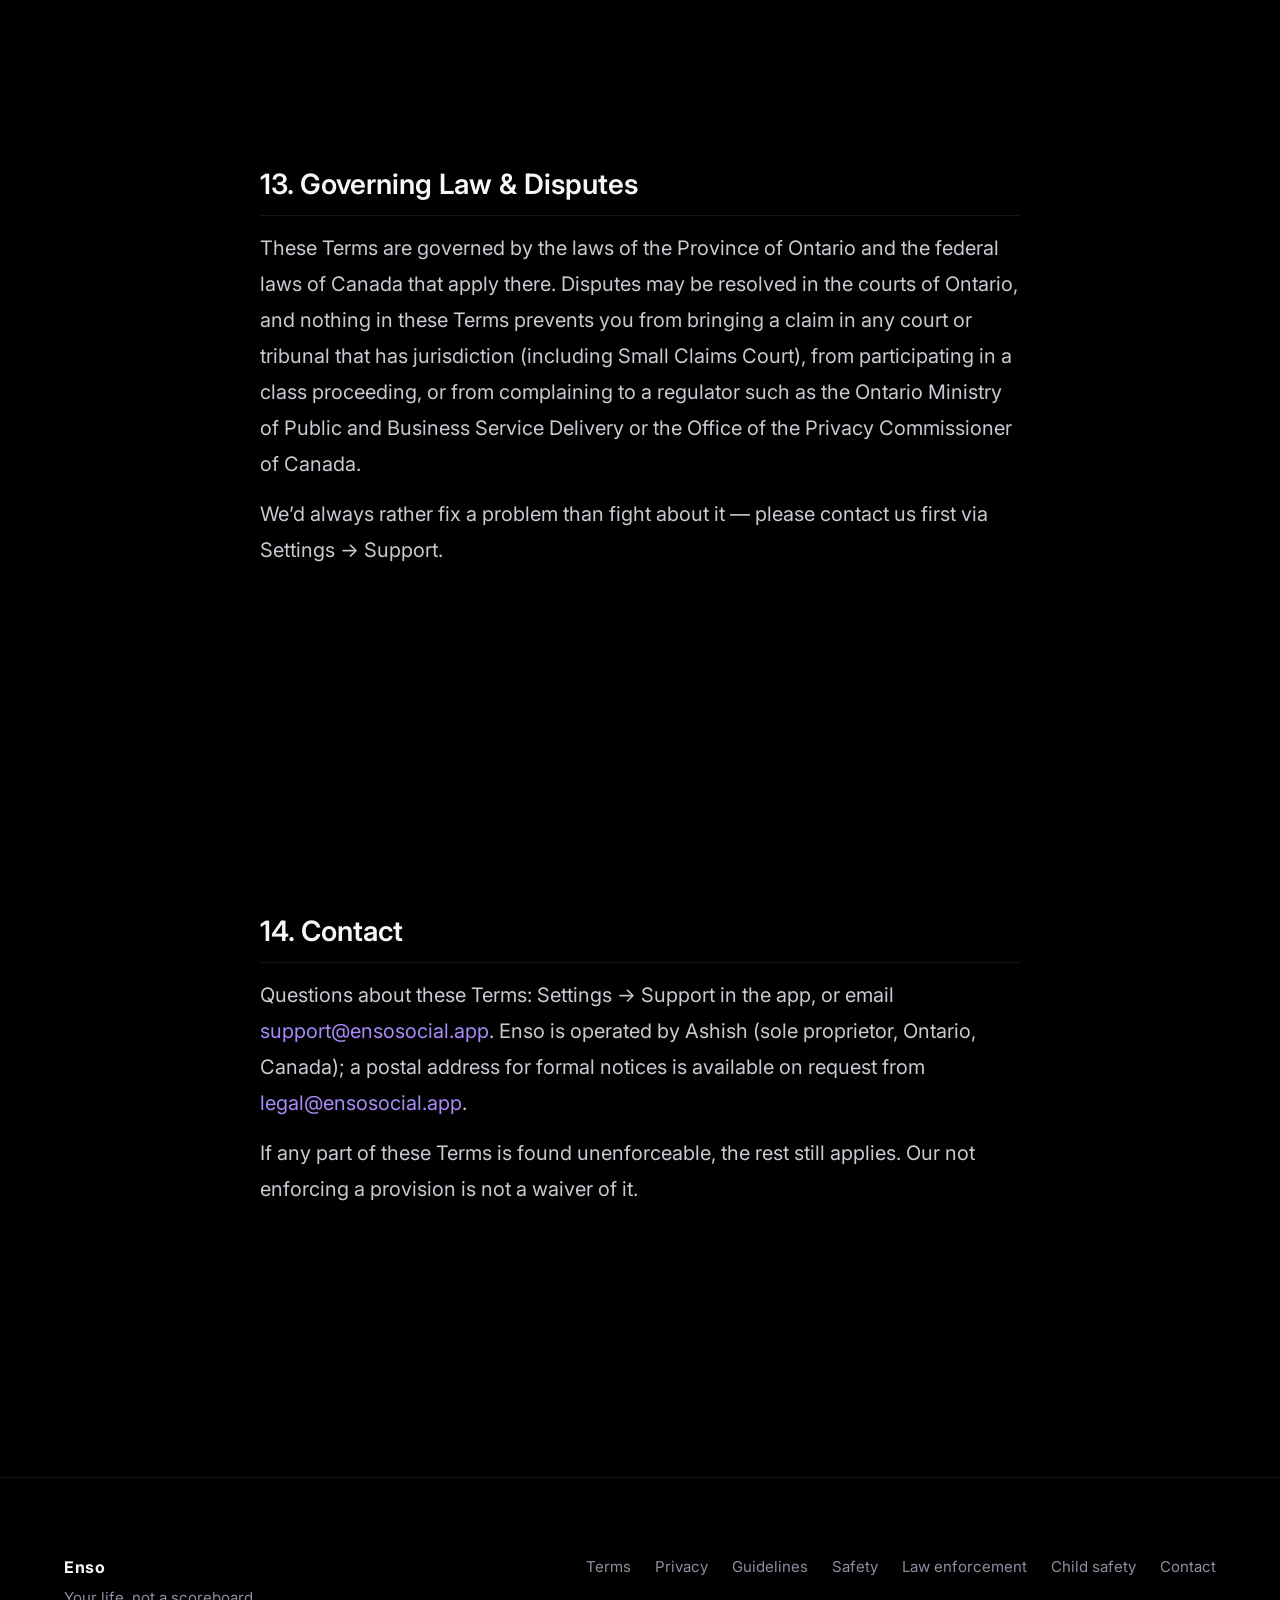
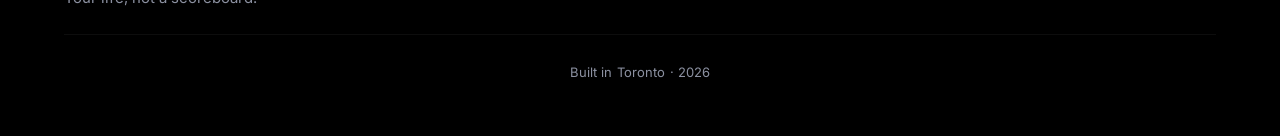
<file: terms.html>
<!DOCTYPE html>
<html lang="en">
<head>
    <meta charset="UTF-8">
    <meta name="viewport" content="width=device-width, initial-scale=1.0">
    <meta name="description" content="The terms that govern your use of Enso.">
    <title>Terms of Service — Enso</title>
    <link rel="preconnect" href="https://fonts.googleapis.com">
    <link rel="preconnect" href="https://fonts.gstatic.com" crossorigin>
    <link href="https://fonts.googleapis.com/css2?family=Instrument+Serif:ital@0;1&family=Inter:wght@400;500;600&display=swap" rel="stylesheet">
    <link rel="stylesheet" href="./styles.css">
    <link rel="stylesheet" href="./legal.css">
    <link rel="icon" type="image/png" sizes="32x32" href="./favicon.png">
    <link rel="shortcut icon" href="./favicon.png">
    <link rel="apple-touch-icon" sizes="180x180" href="./apple-touch-icon.png">
</head>
<body>
    <!-- GENERATED by enso/scripts/export-legal from enso/constants/legal — do not edit here.
         Version tos-v4, effective 2026-09-07. -->
    <header class="header">
        <nav class="nav">
            <a href="./" class="nav-brand">
                <img src="./ENSO-BG-Removed.png" alt="Enso" class="logo-img">
            </a>
            <a href="./" class="nav-back">
                <svg viewBox="0 0 24 24" aria-hidden="true"><path d="M19 12H5M12 19l-7-7 7-7"/></svg>
                Back to Home
            </a>
        </nav>
    </header>

    <main class="legal-page">
        <div class="container">
            <div class="legal-header">
                <h1>Terms of Service</h1>
                <p class="legal-updated">Effective September 7, 2026 · version tos-v4</p>
            </div>

            <div class="legal-content">
                <div class="tldr-box">
                    <h3>The short version</h3>
                    <p>The short version: you must be 18+, use your real identity, and treat people well. Enso is a platform that helps people organize their own meetups — we don’t run, supervise or insure events, and meeting people in person is at your own risk. We can suspend accounts that break the rules. These terms are governed by Ontario law and nothing in them takes away rights you have under Ontario consumer protection law.</p>
                </div>

                <section>
                    <h2>1. These Terms &amp; Who Can Use Enso</h2>
                    <p>These Terms of Service are an agreement between you and Enso (&quot;Enso&quot;, &quot;we&quot;, &quot;us&quot;) governing your use of the Enso app and related services (the &quot;Service&quot;). By creating an account or using the Service you agree to these Terms, our Privacy Policy, and our Community Guidelines, which together form the whole agreement.</p>
<p>Enso is operated by Ashish, an individual carrying on business as a sole proprietor in Ontario, Canada. References to &quot;Enso&quot;, &quot;we&quot; and &quot;us&quot; in these Terms mean Ashish in that capacity.</p>
<p>You may use Enso only if you are at least 18 years old and legally able to enter into this agreement. You may not use Enso if we have previously banned you or if using it would break any law that applies to you.</p>
<p>You can decline these Terms by not creating an account, or by deleting your account at any time. These documents are always available in the app under Settings, so you can review or save a copy whenever you want.</p>
                </section>

                <section>
                    <h2>2. Your Account &amp; Identity Verification</h2>
                    <p>Enso is built on real identities. You agree to:</p>
<ul><li>Provide accurate information about yourself, including your real name and date of birth.</li><li>Complete identity verification when required. Verification is handled by our provider (Stripe Identity) under a separate consent you give at that time.</li><li>Keep your account to yourself — no sharing, selling or transferring accounts, and no creating accounts for someone else.</li><li>Tell us promptly (via Settings → Support) if you believe your account has been compromised.</li></ul>
<p>You are responsible for what happens through your account while it is under your control.</p>
                </section>

                <section class="legal-emphasized">
                    <h2>3. Enso Is a Platform, Not an Event Organizer</h2>
                    <p>Enso lets people discover each other and organize their own gatherings (&quot;Circles&quot; and &quot;Live Drops&quot;). Events on Enso are created, hosted, and run by users — not by us.</p>
<p>Enso does not organize, sponsor, supervise, insure, or manage any event, does not inspect venues, and does not control who attends or what happens there. Verification and safety features (like identity checks and safety thresholds) are tools that reduce risk; they are not a guarantee about any person or event. Enso does not run background checks on users.</p>
                </section>

                <section class="legal-emphasized">
                    <h2>4. Assumption of Risk &amp; Release</h2>
                    <p>Meeting people from the internet in person carries inherent risks, including the risk of personal injury, property loss, and encounters with people who misrepresent themselves. By using Enso you accept that:</p>
<ul><li>You attend and host events, and meet other users, voluntarily and at your own risk.</li><li>You are solely responsible for your own conduct, your own safety decisions, and your interactions with other users, both in the app and in person.</li><li>To the maximum extent permitted by applicable law, you release Enso, and you release event hosts and other attendees acting in that capacity, from claims arising out of your interactions with other users or your participation in events — except to the extent a claim results from that party’s own wrongful act.</li></ul>
<p>This section does not release any person from liability for their own intentional misconduct, and it does not limit rights that the law does not allow to be limited. Please read our Safety Tips before meeting anyone in person.</p>
                </section>

                <section>
                    <h2>5. Your Conduct &amp; Your Content</h2>
                    <p>You agree to follow the Community Guidelines in everything you do on Enso — profiles, messages, posts, stories, and events.</p>
<p>You own the content you share. So that the app can work, you grant Enso a non-exclusive, royalty-free, worldwide licence to host, store, reproduce, and display your content within the Service, for as long as the content remains on the Service and as needed afterwards for backup, legal and safety purposes. This licence is only for operating, promoting within the app, and improving the Service — we do not sell your content.</p>
<p>You promise that you own or have the necessary rights to everything you post, and that it doesn’t violate anyone’s privacy, intellectual property, or other rights. We may remove content that violates these Terms or the Community Guidelines.</p>
                </section>

                <section>
                    <h2>6. Events: Hosts &amp; Attendees</h2>
                    <p>If you host an event, you are the organizer, and you are responsible for it. Hosts agree to: comply with all applicable laws and venue rules (including Ontario liquor laws — the drinking age in Ontario is 19 — and any permits the event needs); take reasonable steps to make the event safe; accurately describe the event; and report serious incidents to Enso, and to the authorities where required.</p>
<p>If you attend an event, you agree to follow the host’s and venue’s reasonable rules, to behave in line with the Community Guidelines, and to report unsafe behaviour through the app.</p>
<p>Enso may remove events, restrict event features, or take other action where we believe an event poses a risk to users or violates these Terms.</p>
                </section>

                <section>
                    <h2>7. Moderation &amp; Termination</h2>
                    <p>Enso uses human and automated moderation to keep the community safe. Reports, blocks, and confirmed guideline violations are recorded on your account and can limit features, or lead to suspension or permanent ban, including device-level bans for serious violations.</p>
<p>We may suspend or terminate your account if we reasonably believe you have violated these Terms, the Community Guidelines, or the law, or where necessary to protect users or the Service. Where reasonable, we will tell you the general reason. You can delete your account at any time in Settings.</p>
<p>Sections of these Terms that by their nature should survive (including licences already granted, assumption of risk and release, limitation of liability, and governing law) survive account closure.</p>
                </section>

                <section>
                    <h2>8. Safety Features Are Aids, Not Guarantees</h2>
                    <p>Features like identity verification, safety thresholds, event-address protection, and reporting exist to reduce risk — they cannot eliminate it. We do not promise that any user is who they claim to be, that any event is safe, or that the Service will be uninterrupted or error-free. Always use your own judgment, and call 911 in an emergency — the app is never a substitute for emergency services.</p>
                </section>

                <section>
                    <h2>9. Cost of the Service</h2>
                    <p>Enso is currently free to use. If we introduce paid features, we will clearly disclose the price and terms before you buy anything, in accordance with Ontario consumer protection law, and paid features will have their own terms presented at purchase.</p>
                </section>

                <section class="legal-emphasized">
                    <h2>10. Limitation of Liability</h2>
                    <p>To the maximum extent permitted by applicable law:</p>
<ul><li>Enso provides the Service &quot;as is&quot; and &quot;as available&quot;, without warranties beyond those the law requires.</li><li>Enso is not liable for the conduct of any user, host, or attendee, online or offline, or for events created by users.</li><li>Enso is not liable for indirect, incidental, special, or consequential losses, or loss of data, arising from your use of the Service.</li><li>For any claim Enso is liable for, our total liability is limited to the greater of CAD $100 and the amounts you paid us in the 12 months before the claim.</li></ul>
<p>Important: nothing in these Terms excludes or limits liability that cannot be excluded under applicable law, and nothing in these Terms limits or removes your rights under the Ontario Consumer Protection Act or other consumer protection laws that apply to you. Some of the limits above may not apply to you.</p>
                </section>

                <section>
                    <h2>11. Responsibility for Your Breach</h2>
                    <p>If your violation of these Terms or the law causes Enso loss — for example, a legal claim against us caused by content you had no right to post — you are responsible for that loss to the extent it was caused by your violation and to the extent permitted by applicable law.</p>
                </section>

                <section>
                    <h2>12. Changes to These Terms</h2>
                    <p>We may update these Terms as the Service evolves. If we make material changes, we will notify you in the app and ask you to review and accept the new version before continuing to use Enso. Each version has its own version number and effective date, and the version you accepted is recorded. If you do not agree to an updated version, you may decline by stopping use of the Service and deleting your account.</p>
                </section>

                <section>
                    <h2>13. Governing Law &amp; Disputes</h2>
                    <p>These Terms are governed by the laws of the Province of Ontario and the federal laws of Canada that apply there. Disputes may be resolved in the courts of Ontario, and nothing in these Terms prevents you from bringing a claim in any court or tribunal that has jurisdiction (including Small Claims Court), from participating in a class proceeding, or from complaining to a regulator such as the Ontario Ministry of Public and Business Service Delivery or the Office of the Privacy Commissioner of Canada.</p>
<p>We’d always rather fix a problem than fight about it — please contact us first via Settings → Support.</p>
                </section>

                <section>
                    <h2>14. Contact</h2>
                    <p>Questions about these Terms: Settings → Support in the app, or email <a href="mailto:support@ensosocial.app">support@ensosocial.app</a>. Enso is operated by Ashish (sole proprietor, Ontario, Canada); a postal address for formal notices is available on request from <a href="mailto:legal@ensosocial.app">legal@ensosocial.app</a>.</p>
<p>If any part of these Terms is found unenforceable, the rest still applies. Our not enforcing a provision is not a waiver of it.</p>
                </section>
            </div>
        </div>
    </main>

    <footer class="footer">
        <div class="container">
            <div class="footer-content">
                <div class="footer-brand">
                    <strong>Enso</strong>
                    <p class="footer-tagline">Your life, not a scoreboard.</p>
                </div>
                <nav class="footer-links" aria-label="Footer navigation">
                    <a href="./terms">Terms</a>
                    <a href="./privacy">Privacy</a>
                    <a href="./community-guidelines">Guidelines</a>
                    <a href="./safety">Safety</a>
                    <a href="./law-enforcement">Law enforcement</a>
                    <a href="./child-safety">Child safety</a>
                    <a href="mailto:support@ensosocial.app">Contact</a>
                </nav>
            </div>
            <div class="footer-bottom">
                <small>Built in Toronto · 2026</small>
            </div>
        </div>
    </footer>
</body>
</html>
</file>
<file: home.css>
/* ==================== Enso landing page ====================
   Loaded only by index.html. Legal, fallback and 404 pages keep styles.css.
   One accent (Premium Purple, matching the app), one signature motif (the ensō),
   and motion that settles rather than bounces. */

:root {
    /* Colour */
    --bg: #000000;
    --surface: #0B0B0D;
    --surface-2: #121418;
    --line: rgba(255, 255, 255, 0.08);
    --line-strong: rgba(255, 255, 255, 0.14);
    --fg: #F6F7F8;
    --muted: #B4B9C2;
    --dim: #8B909C;
    --cream: #EFE7D6;
    --accent: #A78BFA;
    --accent-hover: #B9A2FC;
    --accent-soft: rgba(167, 139, 250, 0.12);

    /* Type */
    --serif: 'Instrument Serif', 'Iowan Old Style', 'Palatino Linotype', Georgia, serif;
    --sans: 'Inter', -apple-system, BlinkMacSystemFont, 'Segoe UI', Roboto, 'Helvetica Neue', Arial, sans-serif;

    /* Motion */
    --ease-out: cubic-bezier(0.22, 1, 0.36, 1);
    --ease: cubic-bezier(0.4, 0, 0.2, 1);
    --fast: 150ms;
    --base: 250ms;
    --slow: 700ms;

    /* Layout */
    --max: 1200px;
    --gutter: clamp(20px, 4vw, 40px);
    --section: clamp(96px, 12vw, 168px);
    --radius: 24px;
}

/* ==================== Base ==================== */
*,
*::before,
*::after {
    box-sizing: border-box;
    margin: 0;
    padding: 0;
}

html {
    scroll-behavior: smooth;
    /* Anchor targets are the content inside each section (not the padded section),
       so a jump lands just below the sticky header with a little air */
    scroll-padding-top: 104px;
    -webkit-text-size-adjust: 100%;
}

body {
    font-family: var(--sans);
    font-size: 1.0625rem;
    line-height: 1.6;
    color: var(--fg);
    background: var(--bg);
    -webkit-font-smoothing: antialiased;
    -moz-osx-font-smoothing: grayscale;
    overflow-x: hidden;
}

/* height:auto so the width/height attributes set the ratio, not a fixed height */
img {
    display: block;
    max-width: 100%;
    height: auto;
}

a {
    color: inherit;
}

.container {
    max-width: var(--max);
    margin: 0 auto;
    padding: 0 var(--gutter);
}

:focus-visible {
    outline: 2px solid var(--accent);
    outline-offset: 3px;
    border-radius: 8px;
}

.visually-hidden {
    position: absolute;
    width: 1px;
    height: 1px;
    overflow: hidden;
    clip: rect(0 0 0 0);
    white-space: nowrap;
}

.skip-link {
    position: absolute;
    left: -9999px;
}

.skip-link:focus {
    position: fixed;
    top: 12px;
    left: 12px;
    z-index: 100;
    padding: 12px 20px;
    border-radius: 12px;
    background: var(--accent);
    color: #0A0A0B;
    font-weight: 600;
    text-decoration: none;
}

/* ==================== Type ==================== */
.display {
    font-family: var(--serif);
    font-weight: 400;
    letter-spacing: -0.01em;
    line-height: 1.04;
}

.display em {
    font-style: italic;
    color: var(--cream);
}

h1.display {
    font-size: clamp(3.25rem, 7.5vw, 6rem);
}

h2.display {
    font-size: clamp(2.5rem, 5.2vw, 4.25rem);
}

.eyebrow {
    display: block;
    font-size: 0.8125rem;
    font-weight: 500;
    letter-spacing: 0.1em;
    text-transform: uppercase;
    color: var(--accent);
}

.lede {
    font-size: clamp(1.0625rem, 1.4vw, 1.25rem);
    line-height: 1.65;
    color: var(--muted);
    max-width: 34em;
}

section {
    position: relative;
    padding: var(--section) 0;
}

.section-head {
    max-width: 760px;
    margin-bottom: clamp(48px, 6vw, 80px);
}

.section-head.center {
    margin-left: auto;
    margin-right: auto;
    text-align: center;
}

.section-head .display {
    margin: 16px 0 20px;
}

.section-head p {
    color: var(--muted);
}

.section-head.center p {
    margin-left: auto;
    margin-right: auto;
}

.tagline {
    margin-top: clamp(64px, 8vw, 112px);
    font-family: var(--serif);
    font-style: italic;
    font-size: clamp(1.625rem, 2.8vw, 2.25rem);
    line-height: 1.3;
    color: var(--cream);
    text-align: center;
}

.aside-line {
    margin-top: 20px;
    text-align: center;
    color: var(--dim);
}

/* ==================== Buttons ==================== */
.btn {
    display: inline-flex;
    align-items: center;
    justify-content: center;
    gap: 10px;
    min-height: 52px;
    padding: 0 26px;
    border-radius: 999px;
    font: 500 1rem/1 var(--sans);
    text-decoration: none;
    transition: transform var(--fast) var(--ease),
                background-color var(--fast) var(--ease),
                border-color var(--fast) var(--ease),
                box-shadow var(--base) var(--ease);
}

.btn:active {
    transform: scale(0.97);
}

.btn-primary {
    background: var(--accent);
    color: #0A0A0B;
    font-weight: 600;
}

.btn-primary:hover {
    background: var(--accent-hover);
    box-shadow: 0 12px 40px -12px rgba(167, 139, 250, 0.6);
}

/* Google Play isn't live yet — shown so Android visitors know, never clickable */
.btn-soon {
    border: 1px dashed rgba(255, 255, 255, 0.22);
    color: var(--dim);
    font-size: 0.9375rem;
    cursor: default;
    user-select: none;
}

.btn-soon:active {
    transform: none;
}

.btn-small {
    min-height: 38px;
    padding: 0 18px;
    font-size: 0.875rem;
    border: 1px solid var(--line-strong);
    color: var(--fg);
}

.btn-small:hover {
    border-color: var(--accent);
    background: var(--accent-soft);
}

/* 14px gap: Apple asks for clear space of a quarter of the badge's height around it */
.store-actions {
    display: flex;
    flex-wrap: wrap;
    align-items: stretch;
    gap: 14px;
}

/* Apple's official badge, unmodified (at least 40px tall on screen, per Apple's guidelines) */
.store-badge {
    display: inline-flex;
    align-items: center;
    border-radius: 10px;
    transition: opacity var(--fast) var(--ease), transform var(--fast) var(--ease);
}

.store-badge img {
    width: auto;
    height: 54px;
}

.store-badge:hover {
    opacity: 0.85;
}

.store-badge:active {
    transform: scale(0.97);
}

/* Desktop QR in the download card — only where there's a mouse and room (not on phones/tablets) */
.download-qr {
    display: none;
}

@media (min-width: 961px) and (hover: hover) {
    .download-qr {
        display: flex;
        align-items: center;
        gap: 16px;
        width: fit-content;
        margin: 32px auto 0;
        padding: 12px 20px 12px 12px;
        border: 1px solid var(--line);
        border-radius: 20px;
        background: rgba(255, 255, 255, 0.02);
        text-align: left;
    }

    .download-qr img {
        width: 112px;
        height: 112px;
        border-radius: 10px;
    }

    .download-qr figcaption {
        max-width: 220px;
        font-size: 0.875rem;
        color: var(--dim);
    }
}

.availability {
    margin-top: 18px;
    font-size: 0.875rem;
    color: var(--dim);
}

/* ==================== Header ==================== */
.site-header {
    position: sticky;
    top: 0;
    z-index: 50;
    background: rgba(0, 0, 0, 0.6);
    backdrop-filter: blur(20px) saturate(1.6);
    -webkit-backdrop-filter: blur(20px) saturate(1.6);
    border-bottom: 1px solid transparent;
    transition: border-color var(--base) var(--ease), background-color var(--base) var(--ease);
}

.site-header.is-scrolled {
    background: rgba(0, 0, 0, 0.78);
    border-bottom-color: var(--line);
}

.nav {
    display: flex;
    align-items: center;
    justify-content: space-between;
    gap: 24px;
    height: 76px;
    transition: height var(--base) var(--ease);
}

.is-scrolled .nav {
    height: 62px;
}

.nav-logo img {
    height: 46px;
    width: auto;
    transition: height var(--base) var(--ease), opacity var(--fast) var(--ease);
}

.is-scrolled .nav-logo img {
    height: 38px;
}

.nav-logo:hover img {
    opacity: 0.85;
}

.nav-links {
    display: flex;
    gap: 32px;
    list-style: none;
    margin-left: auto;
}

.nav-links a {
    color: var(--muted);
    text-decoration: none;
    font-size: 0.9375rem;
    transition: color var(--fast) var(--ease);
}

.nav-links a:hover {
    color: var(--fg);
}

/* ==================== Phone frame ==================== */
/* Drawn in CSS so any screenshot drops in; the island sits over the real status bar */
.phone {
    position: relative;
    width: 300px;
    max-width: 100%;
    aspect-ratio: 640 / 1387;
    padding: 9px;
    border-radius: 50px;
    background: linear-gradient(150deg, #2C2D33, #0E0E11 60%);
    box-shadow: inset 0 0 0 1px rgba(255, 255, 255, 0.09),
                0 0 0 1px rgba(0, 0, 0, 0.8),
                0 40px 80px -24px rgba(0, 0, 0, 0.9);
}

.phone::after {
    content: "";
    position: absolute;
    top: calc(9px + 1.6%);
    left: 50%;
    width: 29%;
    height: 3.3%;
    transform: translateX(-50%);
    border-radius: 999px;
    background: #000;
}

.phone > img,
.screen-stack {
    width: 100%;
    height: 100%;
    border-radius: 41px;
    object-fit: cover;
    object-position: top;
}

/* isolation + its own layer keep Safari from dropping the rounded clip while screens crossfade */
.screen-stack {
    position: relative;
    overflow: hidden;
    isolation: isolate;
    transform: translateZ(0);
    background: #F5F6F8;
}

.screen-stack img {
    position: absolute;
    inset: 0;
    width: 100%;
    height: 100%;
    object-fit: cover;
    object-position: top;
    opacity: 0;
    transition: opacity 450ms var(--ease);
}

.screen-stack img.is-current {
    opacity: 1;
}

/* ==================== Hero ==================== */
.hero {
    padding: clamp(48px, 7vw, 104px) 0 clamp(88px, 10vw, 144px);
    overflow: hidden;
}

.hero-grid {
    display: grid;
    grid-template-columns: 1.1fr 0.9fr;
    gap: clamp(40px, 6vw, 96px);
    align-items: center;
}

.status-pill {
    display: inline-flex;
    align-items: center;
    gap: 10px;
    margin-bottom: 28px;
    padding: 7px 16px 7px 12px;
    border: 1px solid var(--line-strong);
    border-radius: 999px;
    font-size: 0.8125rem;
    color: var(--muted);
}

.status-dot {
    width: 8px;
    height: 8px;
    border-radius: 50%;
    background: var(--accent);
    box-shadow: 0 0 0 4px var(--accent-soft);
}

.hero h1 {
    margin-bottom: 28px;
}

.hero .lede {
    margin-bottom: 14px;
}

.hero-kicker {
    margin-bottom: 36px;
    font-family: var(--serif);
    font-style: italic;
    font-size: 1.375rem;
    color: var(--cream);
}

.hero-visual {
    position: relative;
    display: grid;
    place-items: center;
    min-height: 620px;
}

.hero-visual::before {
    content: "";
    position: absolute;
    width: 70%;
    aspect-ratio: 1;
    border-radius: 50%;
    background: radial-gradient(closest-side, rgba(167, 139, 250, 0.2), transparent);
    filter: blur(20px);
}

.hero-visual .phone {
    width: min(300px, 72vw);
}

/* Hero content settles in once on load */
@media (prefers-reduced-motion: no-preference) {
    .hero-copy > * {
        animation: rise 800ms var(--ease-out) both;
        animation-delay: calc(var(--i, 0) * 80ms + 80ms);
    }

    .hero-visual .phone {
        animation: rise-far 1000ms var(--ease-out) 250ms both;
    }
}

@keyframes rise {
    from {
        opacity: 0;
        transform: translateY(14px);
    }
}

@keyframes rise-far {
    from {
        opacity: 0;
        transform: translateY(32px);
    }
}

/* ==================== Principles strip ==================== */
.principles {
    padding: 22px 0;
    border-top: 1px solid var(--line);
    border-bottom: 1px solid var(--line);
}

.principles ul {
    display: flex;
    flex-wrap: wrap;
    justify-content: center;
    gap: 12px 40px;
    list-style: none;
    font-size: 0.875rem;
    letter-spacing: 0.02em;
    color: var(--muted);
}

.principles li {
    display: inline-flex;
    align-items: center;
    gap: 10px;
}

.principles li::before {
    content: "";
    width: 5px;
    height: 5px;
    border-radius: 50%;
    background: var(--accent);
}

/* ==================== Cards ==================== */
.card {
    padding: clamp(24px, 3vw, 32px);
    border: 1px solid var(--line);
    border-radius: var(--radius);
    background: linear-gradient(180deg, rgba(255, 255, 255, 0.035), rgba(255, 255, 255, 0.012));
    transition: border-color var(--base) var(--ease), transform var(--base) var(--ease);
}

.card:hover {
    border-color: rgba(167, 139, 250, 0.3);
    transform: translateY(-2px);
}

.card h3 {
    margin-bottom: 8px;
    font-size: 1.125rem;
    font-weight: 600;
    letter-spacing: -0.01em;
}

.card p {
    font-size: 0.9375rem;
    line-height: 1.65;
    color: var(--dim);
}

.card-tag {
    display: block;
    margin-bottom: 14px;
    font-size: 0.75rem;
    letter-spacing: 0.1em;
    text-transform: uppercase;
    color: var(--accent);
}

/* ==================== Connect ==================== */
.connect-grid {
    display: grid;
    grid-template-columns: 1.15fr 0.85fr;
    gap: clamp(40px, 6vw, 88px);
    align-items: center;
}

/* min-width:0 so the phone swipe row can't stretch its grid column (and the intro text) past the screen */
.connect-grid > * {
    min-width: 0;
}

.connect-cards {
    display: grid;
    grid-template-columns: 1fr 1fr;
    gap: 16px;
}

.phone-pair {
    position: relative;
    height: 640px;
    max-width: 460px;
    width: 100%;
    margin: 0 auto;
}

.phone-pair .phone {
    position: absolute;
    width: min(270px, 62%);
}

.phone-pair .phone:first-child {
    left: 0;
    top: 56px;
    transform: rotate(-4deg);
}

.phone-pair .phone:last-child {
    right: 0;
    top: 0;
    transform: rotate(3deg);
}

/* ==================== Posts tour ==================== */
.tour {
    display: grid;
    grid-template-columns: 1fr 1fr;
    gap: clamp(40px, 6vw, 96px);
}

.tour-visual {
    position: sticky;
    top: max(96px, calc(50vh - 330px));
    align-self: start;
    height: fit-content;
    display: grid;
    place-items: center;
}

.tour-step {
    min-height: 76vh;
    display: flex;
    flex-direction: column;
    justify-content: center;
    transition: opacity 450ms var(--ease);
}

.js-loaded .tour-step:not(.is-active) {
    opacity: 0.32;
}

.tour-step h3 {
    margin: 22px 0 16px;
    font-size: clamp(2.25rem, 3.6vw, 3rem);
}

.tour-step p {
    max-width: 30em;
    color: var(--muted);
}

.lifespan-label {
    font-size: 0.8125rem;
    font-weight: 500;
    letter-spacing: 0.06em;
    text-transform: uppercase;
    color: var(--accent);
}

.lifespan-track {
    max-width: 360px;
    height: 4px;
    margin-top: 12px;
    border-radius: 4px;
    background: rgba(255, 255, 255, 0.08);
    overflow: hidden;
}

.lifespan-fill {
    height: 100%;
    transform: scaleX(var(--fill, 1));
    transform-origin: left;
    background: linear-gradient(90deg, var(--accent), #C4B5FD);
    transition: transform 1100ms var(--ease-out) 150ms;
}

.lifespan-fill.fades {
    background: linear-gradient(90deg, var(--accent) 40%, rgba(167, 139, 250, 0));
}

.lifespan-fill.forever {
    background: linear-gradient(90deg, var(--accent), var(--cream));
}

.js-loaded .tour-step:not(.is-active) .lifespan-fill {
    transform: scaleX(0);
}

.tour-inline {
    display: none;
}

.note {
    max-width: 640px;
    margin: clamp(56px, 7vw, 96px) auto 0;
    text-align: center;
    color: var(--muted);
}

.note-dim {
    margin-top: 12px;
    font-size: 0.9375rem;
    color: var(--dim);
}

/* ==================== Chats ==================== */
.chats-grid {
    display: grid;
    grid-template-columns: 1fr 1fr;
    gap: clamp(40px, 6vw, 96px);
    align-items: center;
}

.prose p {
    margin-bottom: 18px;
    color: var(--muted);
}

.prose .emphasis {
    color: var(--fg);
    font-weight: 500;
}

.chat-visual {
    display: grid;
    gap: 28px;
    max-width: 420px;
    width: 100%;
    margin: 0 auto;
}

.shot-card {
    overflow: hidden;
    border: 1px solid var(--line-strong);
    border-radius: var(--radius);
    box-shadow: 0 30px 60px -30px rgba(0, 0, 0, 0.9);
}

.cipher {
    display: flex;
    align-items: center;
    gap: 12px;
    font-size: 0.8125rem;
    color: var(--muted);
}

.cipher-node {
    padding: 8px 14px;
    border: 1px solid var(--line-strong);
    border-radius: 999px;
    white-space: nowrap;
}

.cipher-line {
    flex: 1;
    display: grid;
    place-items: center;
    height: 1px;
    background: linear-gradient(90deg, transparent, rgba(167, 139, 250, 0.7), transparent);
}

.cipher-text {
    padding: 3px 10px;
    background: var(--bg);
    font-family: ui-monospace, SFMono-Regular, Menlo, monospace;
    font-size: 0.75rem;
    letter-spacing: 0.08em;
    color: var(--accent);
    white-space: nowrap;
}

.cipher-caption {
    font-size: 0.8125rem;
    color: var(--dim);
    text-align: center;
}

/* ==================== Disclosures (backups, Map safety, founder, FAQ) ==================== */
.disclosure {
    border: 1px solid var(--line);
    border-radius: 18px;
    background: rgba(255, 255, 255, 0.02);
    transition: border-color var(--base) var(--ease);
}

.disclosure[open] {
    border-color: var(--line-strong);
}

/* Block + absolutely placed chevron: older Safari ignores display:flex on <summary> */
.disclosure summary {
    position: relative;
    display: block;
    padding: 18px 56px 18px 22px;
    font-weight: 500;
    list-style: none;
    cursor: pointer;
}

.disclosure summary::-webkit-details-marker {
    display: none;
}

.disclosure summary::after {
    content: "";
    position: absolute;
    right: 24px;
    top: 50%;
    width: 9px;
    height: 9px;
    margin-top: -7px;
    border-right: 1.5px solid var(--dim);
    border-bottom: 1.5px solid var(--dim);
    transform: rotate(45deg);
    transition: transform var(--base) var(--ease), margin-top var(--base) var(--ease);
}

.disclosure[open] summary::after {
    margin-top: -2px;
    transform: rotate(-135deg);
}

.disclosure-body {
    padding: 0 22px 22px;
    color: var(--muted);
}

.disclosure-body p + p {
    margin-top: 14px;
}

.prose .disclosure {
    margin: 26px 0;
}

/* ==================== What's missing ==================== */
.bento {
    display: grid;
    grid-template-columns: repeat(4, 1fr);
    gap: 16px;
}

.bento .wide {
    grid-column: span 2;
}

/* .card .strike outranks .card h3 so the struck headings keep the serif */
.card .strike {
    position: relative;
    display: inline-block;
    margin-bottom: 10px;
    font-family: var(--serif);
    font-size: clamp(1.5rem, 2.2vw, 1.875rem);
    font-weight: 400;
    line-height: 1.2;
    letter-spacing: 0;
}

.strike::after {
    content: "";
    position: absolute;
    left: -3%;
    right: -3%;
    top: 56%;
    height: 2px;
    background: var(--accent);
    transform-origin: left;
    transition: transform var(--slow) var(--ease-out);
    transition-delay: calc(var(--i, 0) * 70ms + 250ms);
}

/* ==================== Themes ==================== */
/* A slow carousel: every few seconds the next skin comes forward into the centre.
   Five fixed slots; script.js only rewrites each phone's data-slot. */
#themes {
    overflow: hidden;
}

.theme-fan {
    --w: clamp(170px, 17vw, 230px);
    position: relative;
    height: calc(var(--w) * 1387 / 640 + 72px);
    margin-top: 24px;
}

/* z-index transitions as an integer, so a phone moving to the centre passes in front
   halfway through the move instead of popping over its neighbour at the start */
.theme-fan .phone {
    position: absolute;
    top: 0;
    left: calc(50% - var(--w) / 2);
    width: var(--w);
    will-change: transform;
    transition: transform 1000ms cubic-bezier(0.65, 0, 0.35, 1),
                z-index 1000ms linear,
                opacity 450ms var(--ease);
}

/* Side phones dim through the screenshot's opacity (cheap in Safari, unlike filter) */
.theme-fan .phone img {
    transition: opacity 1000ms cubic-bezier(0.65, 0, 0.35, 1);
}

/* Leaving the far right: only opacity transitions, so the jump to the far left is instant and unseen */
.theme-fan .phone.is-wrapping {
    opacity: 0;
    transition: opacity 450ms var(--ease);
}

.theme-fan .phone[data-slot="0"] { transform: translate(-150%, 48px) rotate(-9deg) scale(0.86); z-index: 1; }
.theme-fan .phone[data-slot="1"] { transform: translate(-80%, 16px) rotate(-4.5deg) scale(0.93); z-index: 2; }
.theme-fan .phone[data-slot="2"] { transform: none; z-index: 3; }
.theme-fan .phone[data-slot="3"] { transform: translate(80%, 16px) rotate(4.5deg) scale(0.93); z-index: 2; }
.theme-fan .phone[data-slot="4"] { transform: translate(150%, 48px) rotate(9deg) scale(0.86); z-index: 1; }

/* Side phones are clickable — a click brings that skin to the centre (script.js) */
.theme-fan .phone:not([data-slot="2"]) {
    cursor: pointer;
}

.theme-fan .phone[data-slot="0"] img,
.theme-fan .phone[data-slot="4"] img { opacity: 0.55; }
.theme-fan .phone[data-slot="1"] img,
.theme-fan .phone[data-slot="3"] img { opacity: 0.8; }

/* ==================== Map ==================== */
.map-card {
    padding: clamp(32px, 5vw, 72px);
    border: 1px solid var(--line);
    border-radius: 36px;
    background: radial-gradient(800px 420px at 85% 0%, rgba(167, 139, 250, 0.09), transparent 60%), var(--surface);
}

.badge {
    display: inline-flex;
    padding: 6px 14px;
    border: 1px solid var(--line-strong);
    border-radius: 999px;
    font-size: 0.8125rem;
    color: var(--muted);
}

.map-card .section-head {
    margin-bottom: 40px;
}

.map-cards {
    display: grid;
    grid-template-columns: 1fr 1fr;
    gap: 16px;
    margin-bottom: 28px;
}

.check-list {
    display: grid;
    gap: 14px;
    list-style: none;
}

.check-list li {
    position: relative;
    padding-left: 28px;
}

.check-list li::before {
    content: "";
    position: absolute;
    left: 2px;
    top: 0.45em;
    width: 11px;
    height: 6px;
    border-left: 1.5px solid var(--accent);
    border-bottom: 1.5px solid var(--accent);
    transform: rotate(-45deg);
}

.check-list strong {
    color: var(--fg);
    font-weight: 500;
}

.map-card .aside-line {
    text-align: left;
    margin-top: 28px;
}

/* ==================== Privacy orbit ==================== */
/* Six guarantees on a slowly turning ring (script.js places them). The explanation always
   appears in the fixed centre, so nothing moves while it's read. Below 961px — and without
   JS — it's the heading, a row of pills, then the explanation(s) underneath. */
.orbit {
    display: grid;
    gap: 32px;
    justify-items: center;
    text-align: center;
}

.orbit-path,
.orbit-toggle,
.orbit-toggle[hidden] {
    display: none;
}

.orbit-centre {
    display: contents;
}

.orbit-head {
    order: 1;
}

/* Same h2 scale as every other section heading */
.orbit-head .display {
    margin-top: 16px;
}

.orbit-nodes {
    order: 2;
    display: flex;
    flex-wrap: wrap;
    justify-content: center;
    gap: 10px;
    max-width: 640px;
    list-style: none;
}

.orbit-node {
    display: inline-flex;
    align-items: center;
    gap: 8px;
    min-height: 44px;
    padding: 0 18px;
    border: 1px solid var(--line-strong);
    border-radius: 999px;
    background: var(--surface);
    color: var(--muted);
    font: 500 0.875rem/1.2 var(--sans);
    cursor: pointer;
    transition: border-color var(--base) var(--ease),
                background-color var(--base) var(--ease),
                color var(--base) var(--ease),
                box-shadow var(--base) var(--ease),
                transform var(--base) var(--ease);
}

.orbit-node svg {
    flex-shrink: 0;
    width: 18px;
    height: 18px;
    fill: none;
    stroke: var(--accent);
    stroke-width: 1.6;
    stroke-linecap: round;
    stroke-linejoin: round;
}

.orbit-node:hover,
.orbit-node.is-selected {
    border-color: var(--accent);
    background: #17131F;
    color: var(--fg);
    box-shadow: 0 0 0 5px var(--accent-soft);
}

/* grid gap only spaces visible children, so hidden explanations leave no gaps */
.orbit-readout {
    order: 3;
    display: grid;
    gap: 28px;
    width: 100%;
    max-width: 560px;
    min-height: 170px;
    align-content: start;
}

.orbit-intro {
    color: var(--dim);
}

.orbit-detail h3 {
    margin-bottom: 8px;
    font-size: 1.125rem;
    font-weight: 600;
    letter-spacing: -0.01em;
}

.orbit-detail p {
    color: var(--muted);
}

@media (prefers-reduced-motion: no-preference) {
    .js-loaded .orbit-detail:not([hidden]),
    .js-loaded .orbit-intro:not([hidden]) {
        animation: rise 450ms var(--ease-out) both;
    }
}

/* Ring layout — desktop only, and only once JS is there to place the nodes */
@media (min-width: 961px) {
    .js-loaded .orbit {
        position: relative;
        display: block;
        max-width: 1180px;
        height: 900px;
        margin: 0 auto;
    }

    .js-loaded .orbit-path {
        display: block;
        position: absolute;
        inset: 0;
        width: 100%;
        height: 100%;
        overflow: visible;
    }

    .js-loaded .orbit-path ellipse {
        fill: none;
        stroke: var(--line-strong);
        stroke-width: 1;
    }

    .js-loaded .orbit-centre {
        position: absolute;
        top: 50%;
        left: 50%;
        display: grid;
        gap: 28px;
        justify-items: center;
        width: min(560px, 50%);
        transform: translate(-50%, -50%);
    }

    .js-loaded .orbit-readout {
        min-height: 150px;
    }

    .js-loaded .orbit-nodes {
        display: block;
        max-width: none;
    }

    .js-loaded .orbit-nodes li {
        position: absolute;
        top: 0;
        left: 0;
        will-change: transform;
    }

    .js-loaded .orbit-node {
        flex-direction: column;
        justify-content: center;
        /* App-icon shape — echoes the ENSO icon and holds the label better than a circle */
        gap: 10px;
        width: 168px;
        height: 124px;
        padding: 0 16px;
        border-radius: 36px;
        font-size: 0.9375rem;
    }

    .js-loaded .orbit-node svg {
        width: 26px;
        height: 26px;
    }

    .js-loaded .orbit-node:hover,
    .js-loaded .orbit-node.is-selected {
        transform: scale(1.06);
    }

    .js-loaded .orbit-toggle {
        display: inline-flex;
        position: absolute;
        right: 0;
        bottom: 0;
        padding: 6px 14px;
        border: 1px solid var(--line);
        border-radius: 999px;
        background: transparent;
        color: var(--dim);
        font: 500 0.8125rem/1.2 var(--sans);
        cursor: pointer;
        transition: color var(--fast) var(--ease), border-color var(--fast) var(--ease);
    }

    .js-loaded .orbit-toggle:hover {
        color: var(--fg);
        border-color: var(--line-strong);
    }

    .js-loaded .orbit-toggle[hidden] {
        display: none;
    }
}

/* Smaller laptops: a slightly smaller tile so the ring still clears the centre text */
@media (min-width: 961px) and (max-width: 1199px) {
    .js-loaded .orbit-node {
        width: 144px;
        height: 108px;
        border-radius: 30px;
        font-size: 0.875rem;
    }

    .js-loaded .orbit-node svg {
        width: 22px;
        height: 22px;
    }
}

/* ==================== Founder ==================== */
.founder {
    background: linear-gradient(180deg, transparent, rgba(239, 231, 214, 0.025), transparent);
}

.founder-grid {
    display: grid;
    grid-template-columns: 0.9fr 1.1fr;
    gap: clamp(40px, 7vw, 120px);
    align-items: start;
}

.pullquote {
    position: sticky;
    top: 120px;
}

.pullquote blockquote {
    font-family: var(--serif);
    font-size: clamp(2rem, 3.4vw, 3rem);
    line-height: 1.15;
    color: var(--cream);
}

.pullquote .eyebrow {
    margin-bottom: 24px;
}

.founder-note h2 {
    margin-bottom: 32px;
}

.founder-note p {
    margin-bottom: 20px;
    line-height: 1.8;
    color: var(--muted);
}

.read-more summary {
    display: inline-block;
    color: var(--accent);
    font-weight: 500;
    list-style: none;
    cursor: pointer;
}

.read-more summary::-webkit-details-marker {
    display: none;
}

.read-more summary::after {
    content: "→";
    display: inline-block;
    margin-left: 8px;
    transition: transform var(--fast) var(--ease);
}

.read-more summary:hover::after {
    transform: translateX(3px);
}

/* The note only opens — once expanded, the link has done its job */
.read-more[open] summary {
    display: none;
}

.signature {
    margin-top: 32px;
    color: var(--fg) !important;
    font-weight: 500;
}

.signature span {
    display: block;
    font-weight: 400;
    font-size: 0.9375rem;
    color: var(--dim);
}

/* ==================== Download ==================== */
.download-card {
    position: relative;
    overflow: hidden;
    padding: clamp(64px, 9vw, 120px) var(--gutter);
    border: 1px solid var(--line);
    border-radius: 40px;
    text-align: center;
    background: radial-gradient(720px 380px at 50% 0%, rgba(167, 139, 250, 0.14), transparent 70%), var(--surface);
}

.download-card h2 {
    margin: 16px 0 20px;
}

.download-card .lede {
    margin: 0 auto 36px;
}

.download-card .store-actions {
    justify-content: center;
}

.early-note {
    max-width: 520px;
    margin: 40px auto 0;
    font-size: 0.9375rem;
    color: var(--dim);
}

.early-note strong {
    color: var(--fg);
    font-weight: 500;
}

.early-note a {
    color: var(--accent);
    text-decoration: none;
}

.early-note a:hover {
    text-decoration: underline;
}

/* ==================== FAQ ==================== */
.faq-list {
    display: grid;
    gap: 12px;
    max-width: 780px;
    margin: 0 auto;
}

.faq-list a {
    color: var(--accent);
}

/* ==================== Footer ==================== */
.site-footer {
    padding: 72px 0 40px;
    border-top: 1px solid var(--line);
}

.footer-grid {
    display: grid;
    grid-template-columns: 1.4fr repeat(3, 1fr);
    gap: 40px;
}

.footer-brand img {
    height: 48px;
    width: auto;
    margin-bottom: 18px;
}

.footer-brand p {
    font-family: var(--serif);
    font-style: italic;
    font-size: 1.25rem;
    color: var(--cream);
}

.footer-col h2 {
    margin-bottom: 16px;
    font-size: 0.75rem;
    font-weight: 500;
    letter-spacing: 0.1em;
    text-transform: uppercase;
    color: var(--dim);
}

.footer-col ul {
    display: grid;
    gap: 10px;
    list-style: none;
}

.footer-col a,
.footer-col .soon {
    font-size: 0.9375rem;
    color: var(--muted);
    text-decoration: none;
    transition: color var(--fast) var(--ease);
}

.footer-col a:hover {
    color: var(--fg);
}

.footer-col .soon {
    color: var(--dim);
}

.footer-bottom {
    display: flex;
    flex-wrap: wrap;
    justify-content: space-between;
    gap: 12px;
    margin-top: 56px;
    padding-top: 24px;
    border-top: 1px solid var(--line);
    font-size: 0.8125rem;
    color: var(--dim);
}

/* ==================== Scroll reveals ==================== */
.animate-on-scroll {
    transition: opacity var(--slow) var(--ease-out), transform var(--slow) var(--ease-out);
}

@media (prefers-reduced-motion: no-preference) {
    .js-loaded .animate-on-scroll:not(.animated) {
        opacity: 0;
        transform: translateY(16px);
    }

    /* Children of a stagger group rise one after another (--i set inline) */
    .js-loaded .animate-on-scroll.animated .stagger > * {
        animation: rise 650ms var(--ease-out) backwards;
        animation-delay: calc(var(--i, 0) * 60ms);
    }

    .js-loaded .animate-on-scroll:not(.animated) .strike::after {
        transform: scaleX(0);
    }
}

/* ==================== Responsive ==================== */
@media (max-width: 960px) {
    .nav-links {
        display: none;
    }

    .hero-grid,
    .connect-grid,
    .chats-grid,
    .founder-grid {
        grid-template-columns: 1fr;
    }

    .hero-copy {
        text-align: center;
    }

    .hero .lede {
        margin-left: auto;
        margin-right: auto;
    }

    .hero .store-actions {
        justify-content: center;
    }

    .hero-visual {
        min-height: 540px;
    }

    .phone-pair {
        height: 560px;
    }

    /* Tour: no pinned phone — each step carries its own screenshot */
    .tour {
        grid-template-columns: 1fr;
    }

    .tour-visual {
        display: none;
    }

    .tour-step {
        min-height: 0;
        margin-bottom: 88px;
    }

    .tour-step:last-child {
        margin-bottom: 0;
    }

    .js-loaded .tour-step:not(.is-active) {
        opacity: 1;
    }

    .js-loaded .tour-step:not(.is-active) .lifespan-fill {
        transform: scaleX(var(--fill, 1));
    }

    .tour-inline {
        display: block;
        width: 250px;
        margin: 40px auto 0;
    }

    .bento {
        grid-template-columns: 1fr 1fr;
    }

    .pullquote {
        position: static;
    }

    .footer-grid {
        grid-template-columns: 1fr 1fr;
    }

    .footer-brand {
        grid-column: span 2;
    }
}

@media (max-width: 700px) {
    /* Theme carousel becomes a swipeable row (script.js stops the loop at this width) */
    .theme-fan {
        display: flex;
        gap: 16px;
        height: auto;
        margin: 0 calc(var(--gutter) * -1);
        padding: 8px var(--gutter) 24px;
        overflow-x: auto;
        scroll-snap-type: x mandatory;
        scrollbar-width: none;
    }

    .theme-fan::-webkit-scrollbar {
        display: none;
    }

    .theme-fan .phone[data-slot] {
        position: static;
        flex-shrink: 0;
        width: 200px;
        transform: none;
        opacity: 1;
        cursor: auto;
        scroll-snap-align: center;
    }

    .theme-fan .phone[data-slot] img {
        opacity: 1;
    }
}

@media (max-width: 560px) {
    .connect-cards,
    .map-cards,
    .bento {
        grid-template-columns: 1fr;
    }

    .bento .wide {
        grid-column: auto;
    }

    .phone-pair {
        height: 470px;
    }

    .hero-visual {
        min-height: 480px;
    }

    /* Badge and "coming soon" pill stack and centre — the badge keeps its own proportions */
    .store-actions {
        flex-direction: column;
        align-items: center;
    }

    .cipher {
        gap: 8px;
        font-size: 0.75rem;
    }

    .cipher-text {
        display: none;
    }
}

/* ==================== Phones: the condensed page ====================
   Same content, folded for a small screen: roughly one idea per screen, swipe rows instead of
   stacks, long reads behind "more", and motion where the desktop has it. Tablet and desktop
   layouts are untouched. */
.phone-only,
.tour-tabs,
.app-bar {
    display: none;
}

@media (max-width: 700px) {
    :root {
        --section: 76px;
    }

    .phone-only {
        display: block;
    }

    .hide-phone {
        display: none !important;
    }

    .section-head {
        margin-bottom: 36px;
    }

    .tagline {
        margin-top: 48px;
        font-size: 1.5rem;
    }

    .aside-line {
        font-size: 0.9375rem;
    }

    /* Hero: a smaller phone under the buttons */
    .hero {
        padding-bottom: 56px;
    }

    .hero-visual {
        min-height: 0;
        margin-top: 8px;
    }

    .hero-visual .phone {
        width: 240px;
    }

    /* Principles: one swipeable line instead of three wrapped ones */
    .principles ul {
        flex-wrap: nowrap;
        justify-content: flex-start;
        gap: 28px;
        overflow-x: auto;
        scrollbar-width: none;
    }

    .principles ul::-webkit-scrollbar {
        display: none;
    }

    .principles li {
        white-space: nowrap;
    }

    /* How you connect: the four cards become a swipe row (the next card peeks in); one phone */
    .connect-cards {
        display: flex;
        gap: 12px;
        margin: 0 calc(var(--gutter) * -1);
        padding: 4px var(--gutter) 8px;
        overflow-x: auto;
        scroll-snap-type: x mandatory;
        scrollbar-width: none;
    }

    .connect-cards::-webkit-scrollbar {
        display: none;
    }

    .connect-cards .card {
        flex: 0 0 80%;
        scroll-snap-align: center;
    }

    .phone-pair {
        display: flex;
        justify-content: center;
        height: auto;
        margin-top: 12px;
    }

    .phone-pair .phone:first-child {
        display: none;
    }

    .phone-pair .phone:last-child {
        position: static;
        width: 230px;
        transform: none;
    }

    /* Posting: a Stories | Moments | Memories switch over one phone, instead of three stacked phones */
    .js-loaded .tour-tabs {
        display: flex;
        gap: 4px;
        width: fit-content;
        margin: 0 auto 28px;
        padding: 4px;
        border: 1px solid var(--line-strong);
        border-radius: 999px;
    }

    .tour-tab {
        min-height: 40px;
        padding: 0 18px;
        border: 0;
        border-radius: 999px;
        background: transparent;
        color: var(--muted);
        font: 500 0.9375rem/1 var(--sans);
        cursor: pointer;
        transition: background-color var(--base) var(--ease), color var(--base) var(--ease);
    }

    .tour-tab.is-active {
        background: var(--accent);
        color: #0A0A0B;
    }

    .js-loaded .tour-visual {
        display: grid;
        position: static;
        margin-bottom: 28px;
    }

    .js-loaded .tour-visual .phone {
        width: 230px;
    }

    .js-loaded .tour-inline,
    .js-loaded .tour-step:not(.is-active) {
        display: none;
    }

    .js-loaded .tour-step {
        margin: 0;
        text-align: center;
    }

    .js-loaded .tour-step p {
        margin: 0 auto;
    }

    .js-loaded .lifespan-track {
        margin: 12px auto 0;
    }

    .tour-step h3 {
        margin: 16px 0 10px;
    }

    .note {
        margin-top: 40px;
    }

    .note-dim,
    .cipher-caption {
        display: none;
    }

    /* What's missing: a compact two-column grid of the crossed-out words */
    .bento {
        grid-template-columns: 1fr 1fr;
        gap: 10px;
    }

    .bento .wide {
        grid-column: auto;
    }

    .bento .card {
        padding: 18px 12px;
        text-align: center;
    }

    .bento .card p {
        display: none;
    }

    .card .strike {
        margin-bottom: 0;
        font-size: 1.25rem;
    }

    /* Map: a teaser card — the Circles/Drops pair side by side, safety still in its fold-out */
    .map-card {
        padding: 28px 20px;
        border-radius: 28px;
    }

    .map-cards {
        grid-template-columns: 1fr 1fr;
        gap: 10px;
    }

    .map-cards .card {
        padding: 18px 14px;
    }

    /* Privacy pills: room for the longest explanation, so the page doesn't jump as they cycle */
    .orbit-readout {
        min-height: 210px;
    }

    .pullquote blockquote {
        font-size: 1.75rem;
    }

    /* Leave room so the Get-the-app bar never covers the last footer line */
    .site-footer {
        padding-bottom: 112px;
    }

    /* Get-the-app bar: slides up between the hero and the download section (script.js) */
    .app-bar {
        position: fixed;
        left: 12px;
        right: 12px;
        bottom: calc(12px + env(safe-area-inset-bottom, 0px));
        z-index: 60;
        display: flex;
        align-items: center;
        gap: 12px;
        padding: 10px 8px 10px 12px;
        border: 1px solid var(--line-strong);
        border-radius: 22px;
        background: rgba(18, 20, 24, 0.86);
        backdrop-filter: blur(20px) saturate(1.6);
        -webkit-backdrop-filter: blur(20px) saturate(1.6);
        box-shadow: 0 20px 40px -12px rgba(0, 0, 0, 0.8);
        opacity: 0;
        visibility: hidden;
        transform: translateY(calc(100% + 24px));
        transition: transform 450ms var(--ease-out), opacity 300ms var(--ease), visibility 0s linear 450ms;
    }

    .app-bar.is-visible {
        opacity: 1;
        visibility: visible;
        transform: none;
        transition-delay: 0s;
    }

    .app-bar[hidden] {
        display: none;
    }

    .app-bar img {
        flex-shrink: 0;
        width: 40px;
        height: 40px;
        border-radius: 10px;
    }

    .app-bar-text {
        flex: 1;
        min-width: 0;
        line-height: 1.25;
    }

    .app-bar-text strong {
        display: block;
        font-size: 0.9375rem;
        font-weight: 600;
    }

    .app-bar-text span {
        font-size: 0.8125rem;
        color: var(--dim);
    }

    .app-bar .btn {
        min-height: 38px;
        padding: 0 20px;
        font-size: 0.9375rem;
    }

    .app-bar-close {
        width: 32px;
        height: 32px;
        border: 0;
        border-radius: 50%;
        background: transparent;
        color: var(--dim);
        font-size: 1.375rem;
        line-height: 1;
        cursor: pointer;
    }
}

@media (max-width: 700px) and (prefers-reduced-transparency: reduce) {
    .app-bar {
        background: #121418;
        backdrop-filter: none;
        -webkit-backdrop-filter: none;
    }
}

/* Large desktop screens: a little more width and scale so the page doesn't float in the middle */
@media (min-width: 1600px) {
    :root {
        --max: 1320px;
    }

    h1.display {
        font-size: 6.75rem;
    }

    .hero-visual {
        min-height: 720px;
    }

    .hero-visual .phone {
        width: 340px;
    }
}

/* ==================== Preferences ==================== */
@media (prefers-reduced-motion: reduce) {
    html {
        scroll-behavior: auto;
    }

    *,
    *::before,
    *::after {
        animation: none !important;
        transition: none !important;
    }
}

@media (prefers-reduced-transparency: reduce) {
    .site-header,
    .site-header.is-scrolled {
        background: rgba(0, 0, 0, 0.96);
        backdrop-filter: none;
        -webkit-backdrop-filter: none;
    }
}

@media (prefers-contrast: more) {
    :root {
        --muted: #E4E6EA;
        --dim: #B9BEC9;
        --line: rgba(255, 255, 255, 0.3);
        --line-strong: rgba(255, 255, 255, 0.45);
    }
}
</file>
<file: styles.css>
/* ==================== Shared styles ====================
   Used by the legal, open-in-app (/c, /g), 404, delete-account and SMS opt-in pages.
   The homepage has its own stylesheet (home.css). Inter and Instrument Serif are loaded
   via <link> in each page's <head> (preconnect + stylesheet) to avoid a render-blocking @import. */

/* ==================== CSS Variables ==================== */
:root {
    /* Colors */
    --bg: #000000;
    --fg: #F6F7F8;
    --muted: #C7CBD1;
    --dim: #8B90A0;
    --accent: #A78BFA;
    --accent-hover: #8B5CF6;
    --accent-ghost: rgba(167, 139, 250, 0.08);
    --accent-glow: rgba(167, 139, 250, 0.15);

    /* Type — same families as the homepage */
    --sans: 'Inter', -apple-system, BlinkMacSystemFont, 'Segoe UI', Roboto, 'Helvetica Neue', Arial, sans-serif;
    --serif: 'Instrument Serif', 'Iowan Old Style', 'Palatino Linotype', Georgia, serif;

    /* Spacing */
    --space-xxl: clamp(72px, 10vw, 160px);
    --space-xl: clamp(48px, 6vw, 120px);
    --space-lg: clamp(28px, 4vw, 64px);
    --space-md: 24px;
    --space-sm: 14px;

    /* Typography — rem-based so layout scales with the user's text-size preference */
    --h1: clamp(2.5rem, 7vw, 4.5rem);
    --h2: clamp(1.75rem, 5vw, 3rem);
    --h3: clamp(1.25rem, 3.5vw, 1.75rem);
    --body: clamp(1rem, 1.6vw, 1.25rem);
    --small: clamp(0.8125rem, 1.4vw, 0.9375rem);

    /* Layout */
    --max-width: 1200px;
    --container-padding: 24px;
    --radius: 12px;
    --radius-lg: 16px;

    /* Effects */
    --transition: 0.3s cubic-bezier(0.4, 0, 0.2, 1);
    --transition-fast: 0.15s cubic-bezier(0.4, 0, 0.2, 1);
}

/* ==================== Reset & Base ==================== */
* {
    margin: 0;
    padding: 0;
    box-sizing: border-box;
}

html {
    scroll-behavior: smooth;
    scroll-padding-top: 80px;
}

@media (prefers-reduced-motion: reduce) {
    html {
        scroll-behavior: auto;
    }
    * {
        animation-duration: 0.01ms !important;
        animation-iteration-count: 1 !important;
        transition-duration: 0.01ms !important;
    }
}

body {
    font-family: var(--sans);
    font-weight: 400;
    background: radial-gradient(1400px 1400px at 50% -10%, var(--accent-ghost), transparent 65%), var(--bg);
    color: var(--fg);
    line-height: 1.6;
    -webkit-font-smoothing: antialiased;
    -moz-osx-font-smoothing: grayscale;
    text-rendering: optimizeLegibility;
    overflow-x: hidden;
}

.container {
    max-width: var(--max-width);
    margin: 0 auto;
    padding: 0 var(--container-padding);
}

:focus-visible {
    outline: 2px solid var(--accent);
    outline-offset: 3px;
}

/* ==================== Header ==================== */
.header {
    position: sticky;
    top: 0;
    z-index: 100;
    background: rgba(0, 0, 0, 0.55);
    backdrop-filter: blur(20px) saturate(1.8);
    -webkit-backdrop-filter: blur(20px) saturate(1.8);
}

/* Scroll-edge fade instead of a hard divider — content dissolves under the chrome */
.header::after {
    content: "";
    position: absolute;
    left: 0;
    right: 0;
    top: 100%;
    height: 12px;
    background: linear-gradient(to bottom, rgba(0, 0, 0, 0.35), transparent);
    pointer-events: none;
}

.nav {
    display: flex;
    align-items: center;
    justify-content: space-between;
    padding: 20px var(--container-padding);
    max-width: var(--max-width);
    margin: 0 auto;
}

.nav-brand {
    display: flex;
    align-items: center;
    text-decoration: none;
}

.logo-img {
    height: 64px;
    width: auto;
    display: block;
    transition: opacity var(--transition-fast);
}

.logo-img:hover {
    opacity: 0.85;
}

/* ==================== CTA Button (404) ==================== */
.cta-button {
    font-family: var(--sans);
    display: inline-flex;
    align-items: center;
    justify-content: center;
    gap: 10px;
    padding: 16px 32px;
    border-radius: 999px;
    background: var(--accent);
    color: var(--bg);
    border: none;
    cursor: pointer;
    font-weight: 600;
    font-size: var(--body);
    text-decoration: none;
    transition: all var(--transition);
    box-shadow: 0 0 0 0 var(--accent-glow);
}

.cta-button:hover {
    transform: translateY(-2px);
    box-shadow: 0 8px 40px var(--accent-glow);
    background: var(--accent-hover);
}

.cta-button:active {
    transform: scale(0.97);
    transition: transform 100ms ease-out;
}

/* ==================== Sections ==================== */
section {
    padding: var(--space-xxl) 0;
}

/* ==================== Footer ==================== */
.footer {
    border-top: 1px solid rgba(255, 255, 255, 0.08);
    padding: var(--space-xl) 0 var(--space-lg);
}

.footer-content {
    display: flex;
    align-items: flex-start;
    justify-content: space-between;
    gap: var(--space-lg);
    margin-bottom: var(--space-md);
}

.footer-brand strong {
    font-size: 16px;
    letter-spacing: 0.5px;
}

.footer-tagline {
    color: var(--dim);
    font-size: var(--small);
    margin-top: 6px;
}

.footer-links {
    display: flex;
    gap: 24px;
    flex-wrap: wrap;
}

.footer-links a {
    color: var(--dim);
    text-decoration: none;
    font-size: var(--small);
    transition: color var(--transition-fast);
}

.footer-links a:hover {
    color: var(--fg);
}

.footer-bottom {
    padding-top: var(--space-md);
    border-top: 1px solid rgba(255, 255, 255, 0.05);
    text-align: center;
}

.footer-bottom small {
    color: var(--dim);
    font-size: 13px;
    letter-spacing: 0.01em;
}

/* ==================== Responsive Design ==================== */
@media (max-width: 768px) {
    :root {
        --container-padding: 20px;
    }

    .nav {
        padding: 16px var(--container-padding);
    }

    .logo-img {
        height: 52px;
    }

    .footer-content {
        flex-direction: column;
        align-items: center;
        text-align: center;
    }

    .footer-links {
        justify-content: center;
    }
}

@media (max-width: 480px) {
    :root {
        --container-padding: 16px;
    }

    .cta-button {
        width: 100%;
        padding: 14px 24px;
    }
}

/* ==================== Transparency & Contrast Preferences ==================== */
@media (prefers-reduced-transparency: reduce) {
    .header {
        background: rgba(0, 0, 0, 0.95);
        backdrop-filter: none;
        -webkit-backdrop-filter: none;
    }
}

@media (prefers-contrast: more) {
    :root {
        --muted: #E4E6EA;
        --dim: #B9BEC9;
    }

    .nav-back {
        border-color: rgba(255, 255, 255, 0.35);
    }
}
</file>
<file: legal.css>
/* ==================== Legal Page Styles ==================== */
        .legal-page {
            padding: calc(var(--space-xxl) + 60px) 0 var(--space-xxl);
        }

        .legal-header {
            text-align: center;
            margin-bottom: var(--space-xl);
        }

        /* Page titles use the homepage's display serif (it has one weight: 400) */
        .legal-header h1 {
            font-family: var(--serif);
            font-size: var(--h2);
            font-weight: 400;
            line-height: 1.1;
            letter-spacing: -0.01em;
            margin-bottom: var(--space-sm);
        }

        .legal-updated {
            color: var(--dim);
            font-size: var(--small);
        }

        .legal-content {
            max-width: 760px;
            margin: 0 auto;
        }

        .legal-content h2 {
            font-family: var(--sans);
            font-size: var(--h3);
            font-weight: 600;
            color: var(--fg);
            margin-top: var(--space-xl);
            margin-bottom: var(--space-sm);
            padding-bottom: 8px;
            border-bottom: 1px solid rgba(255, 255, 255, 0.08);
        }

        .legal-content h2:first-of-type {
            margin-top: var(--space-lg);
        }

        .legal-content p {
            color: var(--muted);
            font-size: var(--body);
            line-height: 1.8;
            margin-bottom: var(--space-sm);
        }

        .legal-content ul {
            list-style: none;
            padding: 0;
            margin: var(--space-sm) 0 var(--space-md);
        }

        .legal-content ul li {
            color: var(--muted);
            font-size: var(--body);
            line-height: 1.8;
            padding-left: 24px;
            position: relative;
            margin-bottom: 8px;
        }

        .legal-content ul li::before {
            content: "•";
            position: absolute;
            left: 0;
            color: var(--accent);
            font-size: 20px;
            line-height: 1.5;
        }

        .legal-content a {
            color: var(--accent);
            text-decoration: none;
            transition: color var(--transition-fast);
        }

        .legal-content a:hover {
            color: var(--accent-hover);
            text-decoration: underline;
        }

        .legal-content strong {
            color: var(--fg);
            font-weight: 600;
        }

        /* Back link in nav */
        .nav-back {
            display: inline-flex;
            align-items: center;
            gap: 8px;
            padding: 10px 18px;
            border-radius: 999px;
            color: var(--fg);
            border: 1px solid rgba(255, 255, 255, 0.14);
            background: rgba(255, 255, 255, 0.02);
            text-decoration: none;
            font-size: var(--small);
            font-weight: 500;
            transition: all var(--transition-fast);
        }

        .nav-back:hover {
            border-color: var(--accent);
            background: rgba(167, 139, 250, 0.05);
            transform: translateY(-1px);
        }

        .nav-back svg {
            width: 16px;
            height: 16px;
            stroke: currentColor;
            fill: none;
            stroke-width: 2;
            stroke-linecap: round;
            stroke-linejoin: round;
        }

        /* Data table */
        .data-table {
            width: 100%;
            border-collapse: collapse;
            margin: var(--space-md) 0;
            border-radius: var(--radius);
            overflow: hidden;
        }

        .data-table thead th {
            background: rgba(167, 139, 250, 0.08);
            color: var(--fg);
            font-family: var(--sans);
            font-weight: 600;
            font-size: var(--small);
            text-align: left;
            padding: 14px 18px;
            border-bottom: 1px solid rgba(255, 255, 255, 0.1);
        }

        .data-table tbody td {
            color: var(--muted);
            font-size: var(--small);
            padding: 12px 18px;
            border-bottom: 1px solid rgba(255, 255, 255, 0.05);
        }

        .data-table tbody tr:last-child td {
            border-bottom: none;
        }

        .data-table tbody tr:hover td {
            background: rgba(255, 255, 255, 0.02);
        }

        /* Contact box */
        .legal-contact {
            margin-top: var(--space-xl);
            padding: var(--space-lg);
            background: rgba(255, 255, 255, 0.02);
            border: 1px solid rgba(255, 255, 255, 0.08);
            border-radius: var(--radius-lg);
            text-align: center;
        }

        .legal-contact p {
            color: var(--muted);
            margin-bottom: 8px;
        }

        .legal-contact a {
            color: var(--accent);
            font-weight: 600;
            font-size: var(--body);
        }

        /* TLDR box */
        .tldr-box {
            margin-bottom: var(--space-lg);
            padding: var(--space-lg);
            background: rgba(167, 139, 250, 0.05);
            border: 1px solid rgba(167, 139, 250, 0.15);
            border-radius: var(--radius-lg);
        }

        .tldr-box h3 {
            font-family: var(--sans);
            font-size: 1.1rem;
            color: var(--accent);
            margin-bottom: 12px;
            font-weight: 600;
        }

        .tldr-box p {
            color: var(--muted);
            font-size: var(--body);
            line-height: 1.8;
            margin-bottom: 0;
        }

/* Clauses Canadian courts expect to be brought to the consumer's attention
   (assumption of risk, release, limitation of liability). Mirrors the in-app
   emphasized rendering. */
.legal-emphasized {
    border: 1px solid var(--border, rgba(255,255,255,0.18));
    border-radius: 12px;
    padding: 1rem 1.25rem;
    margin: 1.5rem 0;
}
.legal-emphasized h2 { margin-top: 0; }
.legal-emphasized p, .legal-emphasized li { font-weight: 500; }
.legal-content section + section { margin-top: 1.25rem; }

/* Open-in-app fallback pages (/c/<code>, /g/<code>). */
.open-page { min-height: 70vh; display: flex; align-items: center; }
.open-card { max-width: 520px; margin: 0 auto; text-align: center; padding: 2rem 1.5rem; }
.open-card h1 { font-family: var(--serif); font-weight: 400; font-size: var(--h2); line-height: 1.1; margin-bottom: .75rem; }
.open-card p { color: var(--dim); margin-bottom: 1.25rem; }
.open-actions { display: flex; flex-direction: column; gap: .75rem; align-items: stretch; }
.open-actions a { display: inline-block; padding: .9rem 1.25rem; border-radius: 12px; text-decoration: none; font-weight: 600; }
.open-primary { background: var(--fg, #fff); color: var(--bg, #000); }
.open-secondary { border: 1px solid var(--border, rgba(255,255,255,0.18)); color: var(--fg, #fff); }
</file>
